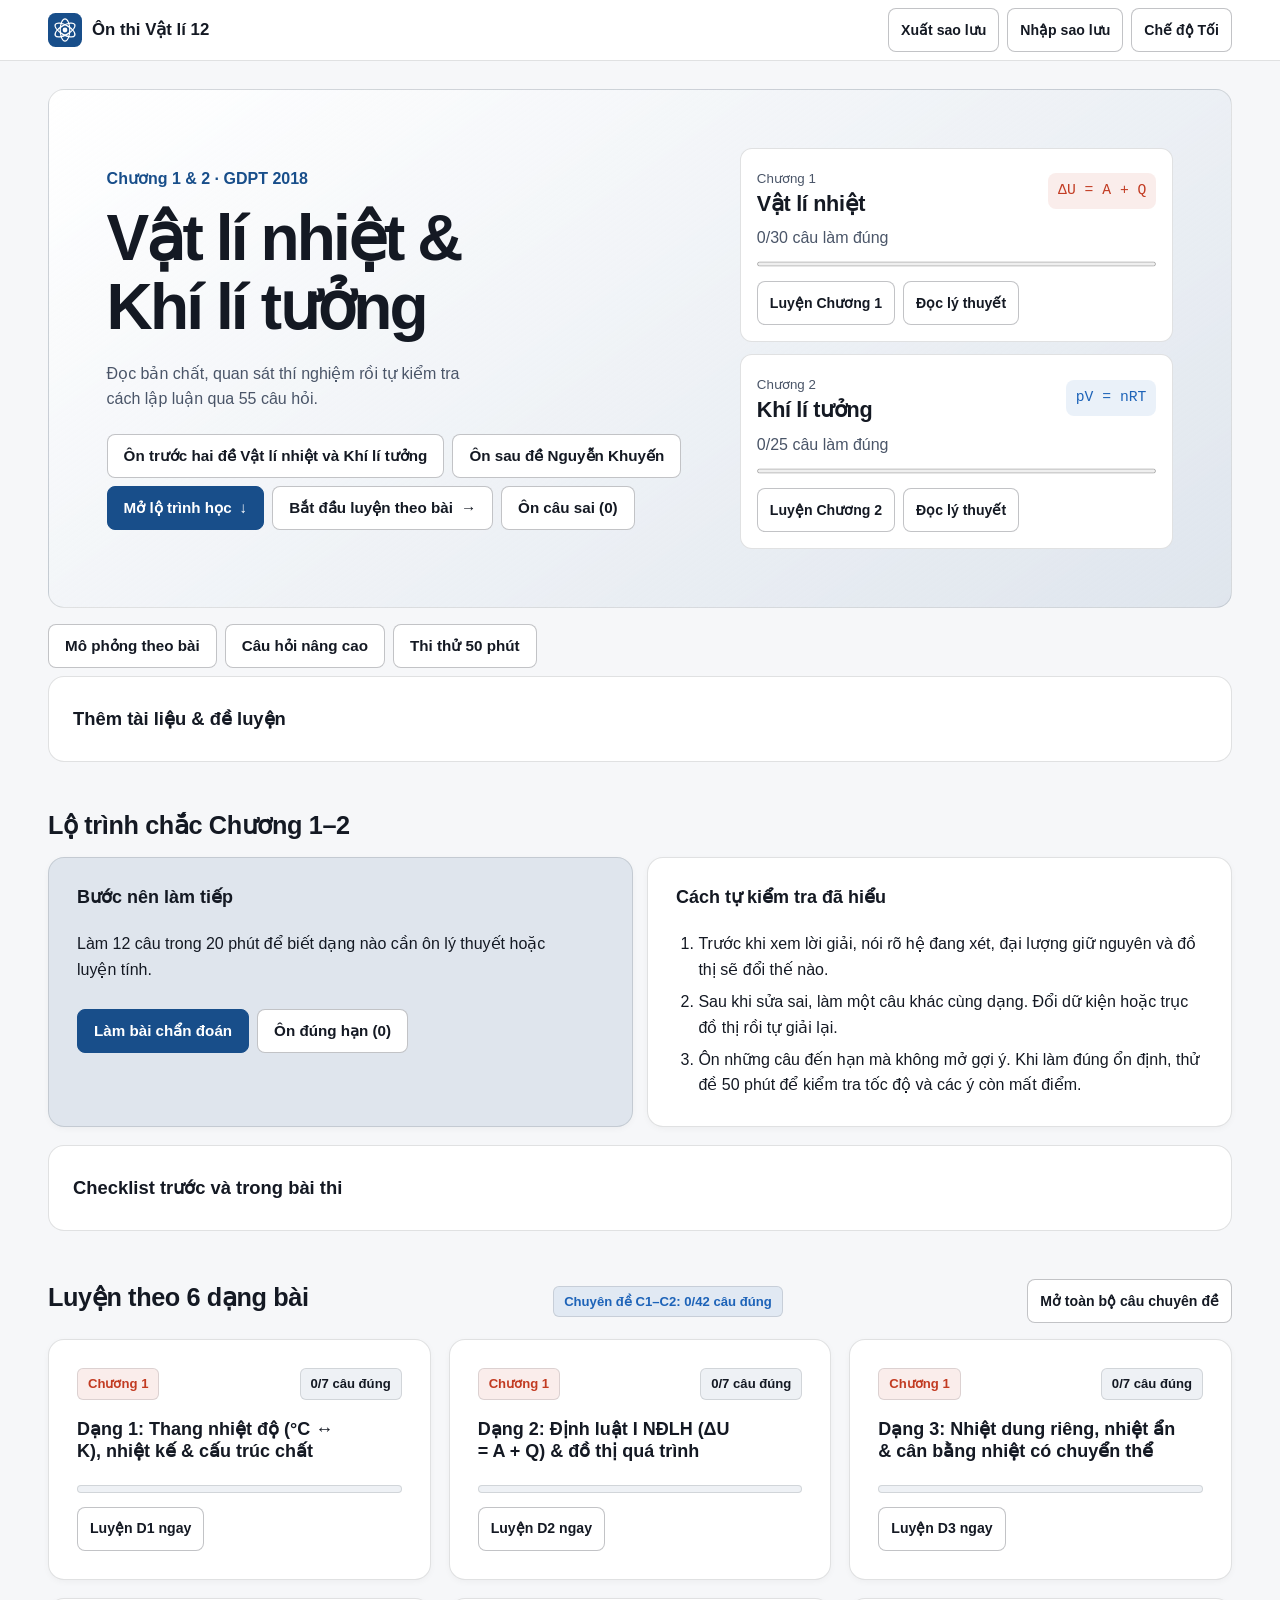
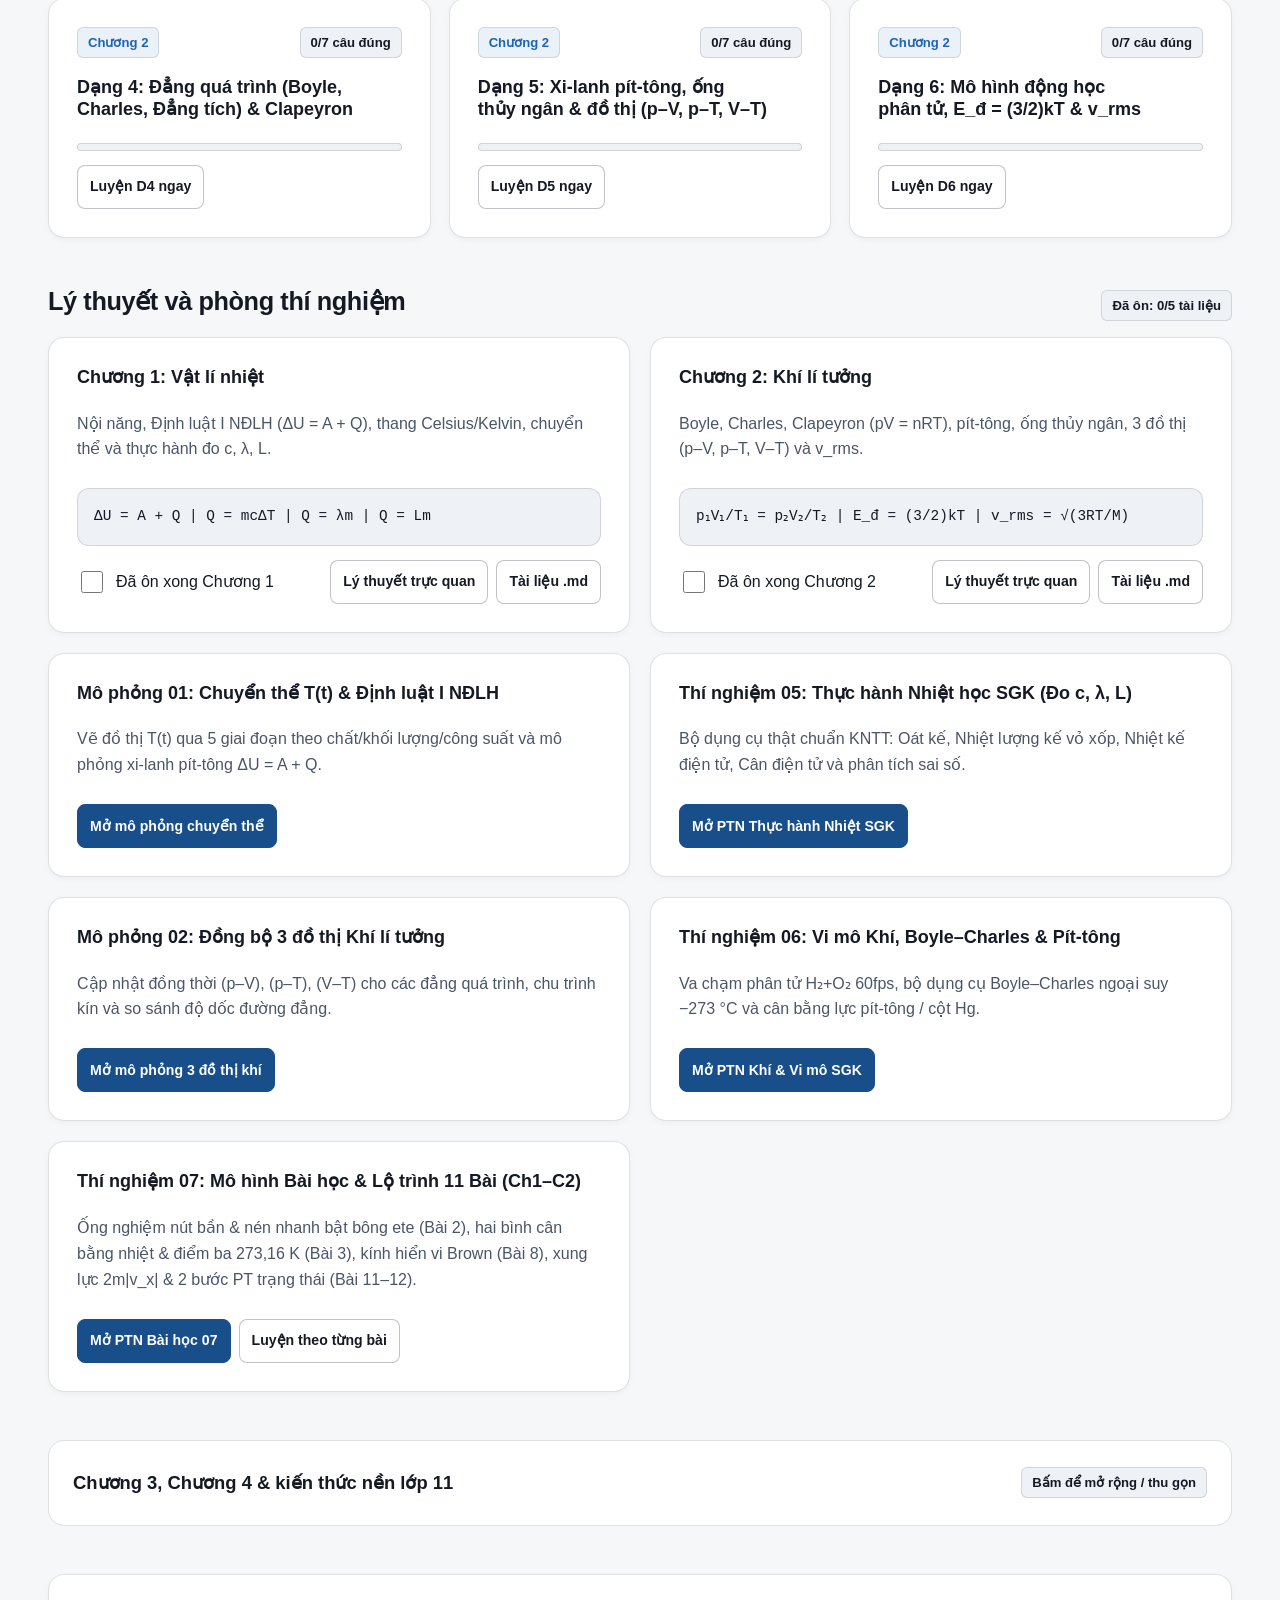
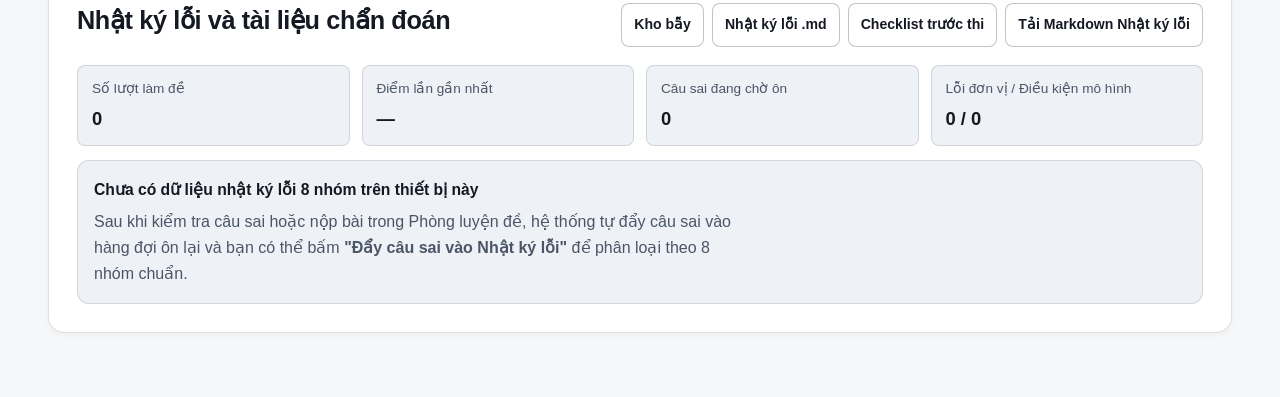
<file: index.html>
<!DOCTYPE html>
<html lang="vi">
<head>
  <meta charset="UTF-8">
  <meta name="viewport" content="width=device-width, initial-scale=1.0">
  <title>Hệ sinh thái ôn thi Vật lí 12 — GDPT 2018 (Ngoại tuyến)</title>
  <meta name="theme-color" content="#184E8A">
  <link rel="manifest" href="./manifest.json">
  <link rel="icon" type="image/svg+xml" href="./assets/icon.svg">
  <link rel="stylesheet" href="./assets/style.css">
</head>
<body class="study-home">
  <header class="topbar">
    <div class="wrap topbar-inner">
      <a href="./index.html" class="brand-link"><img src="./assets/icon.svg" width="34" height="34" alt=""> Ôn thi Vật lí 12</a>
      <div class="topbar-actions">
        <button type="button" id="ly-export-json" class="btn btn-sm">Xuất sao lưu</button>
        <button type="button" id="ly-import-trigger" class="btn btn-sm">Nhập sao lưu</button>
        <input type="file" id="ly-import-json" accept="application/json,.json" hidden>
        <button type="button" id="ly-theme-toggle" class="btn btn-sm">Chế độ Tối</button>
      </div>
    </div>
  </header>

  <main class="wrap page-main">
    <section class="study-hero" aria-labelledby="study-title">
      <div class="study-intro">
        <p class="study-kicker">Chương 1 &amp; 2 · GDPT 2018</p>
        <h1 id="study-title">Vật lí nhiệt &amp;<br>Khí lí tưởng</h1>
        <p>Đọc bản chất, quan sát thí nghiệm rồi tự kiểm tra cách lập luận qua 55 câu hỏi.</p>
        <div class="btn-group">
          <a class="btn" href="./ly_thuyet/on_hai_de.html">Ôn trước hai đề Vật lí nhiệt và Khí lí tưởng</a>
          <a class="btn" href="./ly_thuyet/on_hai_de.html#on-sau-de-nguyen-khuyen">Ôn sau đề Nguyễn Khuyến</a>
          <a href="#study-plan-title" class="btn btn-primary">Mở lộ trình học <span aria-hidden="true">↓</span></a>
          <a href="./luyen_tap/phong_thi_thptqg.html?mode=ly_thuyet_tn" class="btn"><span id="study-start">Bắt đầu luyện theo bài</span> <span aria-hidden="true">→</span></a>
          <a href="./luyen_tap/phong_thi_thptqg.html?mode=on_cau_sai" id="btn-retry-wrong" class="btn">Ôn câu sai (0)</a>
        </div>
      </div>
      <div class="study-chapters">
        <article class="study-chapter study-chapter-heat">
          <div class="study-chapter-head">
            <div>
              <small>Chương 1</small>
              <h2>Vật lí nhiệt</h2>
            </div>
            <span class="study-formula mono">ΔU = A + Q</span>
          </div>
          <label for="study-progress-1" id="study-count-1">0/30 câu làm đúng</label>
          <progress id="study-progress-1" value="0" max="30"></progress>
          <div class="btn-group">
            <a href="./luyen_tap/phong_thi_thptqg.html?mode=ly_thuyet_tn&amp;bai=c1" class="btn btn-sm">Luyện Chương 1</a>
            <a href="./ly_thuyet/ch1_ch2_truc_quan.html#cd-1" class="btn btn-sm">Đọc lý thuyết</a>
          </div>
        </article>
        <article class="study-chapter study-chapter-gas">
          <div class="study-chapter-head">
            <div>
              <small>Chương 2</small>
              <h2>Khí lí tưởng</h2>
            </div>
            <span class="study-formula mono">pV = nRT</span>
          </div>
          <label for="study-progress-2" id="study-count-2">0/25 câu làm đúng</label>
          <progress id="study-progress-2" value="0" max="25"></progress>
          <div class="btn-group">
            <a href="./luyen_tap/phong_thi_thptqg.html?mode=ly_thuyet_tn&amp;bai=c2" class="btn btn-sm">Luyện Chương 2</a>
            <a href="./ly_thuyet/ch1_ch2_truc_quan.html#cd-5" class="btn btn-sm">Đọc lý thuyết</a>
          </div>
        </article>
      </div>
    </section>

    <nav class="study-quick" aria-label="Mở nhanh">
      <a class="btn" href="./mo_phong/07_mo_hinh_thi_nghiem_bai_hoc.html">Mô phỏng theo bài</a>
      <a class="btn" href="./luyen_tap/phong_thi_thptqg.html?mode=ly_thuyet_tn&amp;loai=bo_sung">Câu hỏi nâng cao</a>
      <a class="btn" href="./luyen_tap/phong_thi_thptqg.html?mode=exam50">Thi thử 50 phút</a>
      <details class="stage-details study-more">
        <summary class="stage-summary">Thêm tài liệu &amp; đề luyện</summary>
        <div class="stage-details-body btn-group">
          <a href="./luyen_tap/phong_thi_thptqg.html?mode=nguon_that" class="btn btn-sm">Kho đề nguồn thật</a>
          <a href="./luyen_tap/phong_thi_thptqg.html?mode=nguon_that&amp;nguon=hay_kho_vdc" class="btn btn-sm">Tuyển tập hay &amp; khó</a>
          <a href="./luyen_tap/phong_thi_thptqg.html?mode=nguon_that&amp;nguon=de_tinh_hot" class="btn btn-sm">Đề Sở &amp; trường chuyên</a>
          <a href="./luyen_tap/phong_thi_thptqg.html?mode=bay_ds_tln" class="btn btn-sm">Bẫy Đúng/Sai &amp; Trả lời ngắn</a>
          <a href="./tra_cuu/hang_so_va_doi_don_vi.html" class="btn btn-sm">Hằng số &amp; đổi đơn vị</a>
          <button type="button" class="btn btn-sm doc-open-btn" data-doc="kho_bay">Đọc kho bẫy Đúng/Sai</button>
        </div>
      </details>
    </nav>

    <section class="section-block" aria-labelledby="study-plan-title">
      <div class="section-head">
        <h2 id="study-plan-title">Lộ trình chắc Chương 1–2</h2>
      </div>
      <div class="study-plan">
        <article class="card study-plan-next">
          <h3>Bước nên làm tiếp</h3>
          <p id="study-plan-status">Làm 12 câu trong 20 phút để biết dạng nào cần ôn lý thuyết hoặc luyện tính.</p>
          <div class="btn-group">
            <a id="study-plan-action" class="btn btn-primary" href="./luyen_tap/phong_thi_thptqg.html?mode=chan_doan">Làm bài chẩn đoán</a>
            <a id="study-plan-review" class="btn" href="./luyen_tap/phong_thi_thptqg.html?mode=on_dinh_ky">Ôn đúng hạn</a>
          </div>
          <p id="study-plan-next-date" class="muted" hidden></p>
        </article>
        <article class="card study-plan-method">
          <h3>Cách tự kiểm tra đã hiểu</h3>
          <ol>
            <li>Trước khi xem lời giải, nói rõ hệ đang xét, đại lượng giữ nguyên và đồ thị sẽ đổi thế nào.</li>
            <li>Sau khi sửa sai, làm một câu khác cùng dạng. Đổi dữ kiện hoặc trục đồ thị rồi tự giải lại.</li>
            <li>Ôn những câu đến hạn mà không mở gợi ý. Khi làm đúng ổn định, thử đề 50 phút để kiểm tra tốc độ và các ý còn mất điểm.</li>
          </ol>
        </article>
      </div>
      <div id="diagnostic-results" hidden>
        <div class="section-head">
          <h3>Kết quả chẩn đoán gần nhất</h3>
          <a href="./luyen_tap/phong_thi_thptqg.html?mode=chan_doan" class="btn btn-sm">Làm lại chẩn đoán</a>
        </div>
        <p id="diagnostic-score" class="muted"></p>
        <div id="diagnostic-topics" class="grid-3"></div>
      </div>
      <details class="stage-details study-exam-checklist">
        <summary class="stage-summary">Checklist trước và trong bài thi</summary>
        <div class="stage-details-body">
          <ul>
            <li><strong>Chọn hệ và điều kiện.</strong> Khí có rò không? Nhiệt độ, áp suất hoặc thể tích có được giữ cố định không? Mẫu đã chuyển thể xong chưa?</li>
            <li><strong>Kiểm tra dấu và đơn vị.</strong> T tuyệt đối dùng K, p trong phương trình trạng thái là áp suất tuyệt đối, 1 kPa·L = 1 J. Khí giãn nở thực hiện công thì A &lt; 0.</li>
            <li><strong>Đọc trục trước khi đọc đường.</strong> Phân biệt p–V với p–1/V, °C với K. Chỉ dùng diện tích dưới đường p–V để tính công khi điều kiện phù hợp.</li>
            <li><strong>Chừa thời gian soát.</strong> Làm vòng đầu các câu chắc, đánh dấu câu còn vướng. Quay lại kiểm tra đủ 4 ý Đúng/Sai, dấu và tối đa 4 ký tự của đáp án ngắn.</li>
          </ul>
          <a href="./luyen_tap/phong_thi_thptqg.html?mode=exam50" class="btn btn-sm">Mở đề thi thử 50 phút</a>
        </div>
      </details>
    </section>

    <!-- Lưới 6 Dạng bài tập C1-C2 với thanh tiến độ localStorage -->
    <section class="section-block">
      <div class="section-head">
        <h2>Luyện theo 6 dạng bài</h2>
        <span id="c12-overall-badge" class="tag tag-cold">Chuyên đề C1–C2: 0/42 câu đúng</span>
        <a href="./luyen_tap/phong_thi_thptqg.html?mode=chuyen_de" class="btn btn-sm">Mở toàn bộ câu chuyên đề</a>
      </div>

      <div id="c12-dang-grid" class="grid-3"></div>
    </section>

    <!-- Lý thuyết chuẩn hóa & 4 Phòng Thí nghiệm Canvas Chương 1-2 -->
    <section class="section-block">
      <div class="section-head">
        <h2>Lý thuyết và phòng thí nghiệm</h2>
        <span id="kb-progress-text" class="tag">Đã ôn: 0/5 tài liệu</span>
      </div>

      <div class="grid-2">
        <article class="card">
          <h3>Chương 1: Vật lí nhiệt</h3>
          <p class="muted">Nội năng, Định luật I NĐLH (ΔU = A + Q), thang Celsius/Kelvin, chuyển thể và thực hành đo c, λ, L.</p>
          <div class="panel-alt mono" style="font-size: 0.9rem;">ΔU = A + Q | Q = mcΔT | Q = λm | Q = Lm</div>
          <div style="display: flex; flex-wrap: wrap; align-items: center; justify-content: space-between; gap: 10px; margin-top: auto;">
            <label class="check-row"><input type="checkbox" class="kb-chk" data-kb="c1"><span>Đã ôn xong Chương 1</span></label>
            <div class="btn-group">
              <a href="./ly_thuyet/ch1_ch2_truc_quan.html#cd-1" class="btn btn-sm">Lý thuyết trực quan</a>
              <button type="button" class="btn btn-sm doc-open-btn" data-doc="kb_01">Tài liệu .md</button>
            </div>
          </div>
        </article>

        <article class="card">
          <h3>Chương 2: Khí lí tưởng</h3>
          <p class="muted">Boyle, Charles, Clapeyron (pV = nRT), pít-tông, ống thủy ngân, 3 đồ thị (p–V, p–T, V–T) và v_rms.</p>
          <div class="panel-alt mono" style="font-size: 0.9rem;">p₁V₁/T₁ = p₂V₂/T₂ | E_đ = (3/2)kT | v_rms = √(3RT/M)</div>
          <div style="display: flex; flex-wrap: wrap; align-items: center; justify-content: space-between; gap: 10px; margin-top: auto;">
            <label class="check-row"><input type="checkbox" class="kb-chk" data-kb="c2"><span>Đã ôn xong Chương 2</span></label>
            <div class="btn-group">
              <a href="./ly_thuyet/ch1_ch2_truc_quan.html#cd-5" class="btn btn-sm">Lý thuyết trực quan</a>
              <button type="button" class="btn btn-sm doc-open-btn" data-doc="kb_02">Tài liệu .md</button>
            </div>
          </div>
        </article>

        <article class="card card-link-interactive">
          <h3>Mô phỏng 01: Chuyển thể T(t) &amp; Định luật I NĐLH</h3>
          <p class="muted">Vẽ đồ thị T(t) qua 5 giai đoạn theo chất/khối lượng/công suất và mô phỏng xi-lanh pít-tông ΔU = A + Q.</p>
          <div style="margin-top: auto;">
            <a href="./mo_phong/01_chuyen_the_va_nhiet_dong.html" class="btn btn-primary btn-sm">Mở mô phỏng chuyển thể</a>
          </div>
        </article>

        <article class="card card-link-interactive">
          <h3>Thí nghiệm 05: Thực hành Nhiệt học SGK (Đo c, λ, L)</h3>
          <p class="muted">Bộ dụng cụ thật chuẩn KNTT: Oát kế, Nhiệt lượng kế vỏ xốp, Nhiệt kế điện tử, Cân điện tử và phân tích sai số.</p>
          <div style="margin-top: auto;">
            <a href="./mo_phong/05_thuc_hanh_nhiet_sgk.html" class="btn btn-primary btn-sm">Mở PTN Thực hành Nhiệt SGK</a>
          </div>
        </article>

        <article class="card card-link-interactive">
          <h3>Mô phỏng 02: Đồng bộ 3 đồ thị Khí lí tưởng</h3>
          <p class="muted">Cập nhật đồng thời (p–V), (p–T), (V–T) cho các đẳng quá trình, chu trình kín và so sánh độ dốc đường đẳng.</p>
          <div style="margin-top: auto;">
            <a href="./mo_phong/02_do_thi_khi_li_tuong.html" class="btn btn-primary btn-sm">Mở mô phỏng 3 đồ thị khí</a>
          </div>
        </article>

        <article class="card card-link-interactive">
          <h3>Thí nghiệm 06: Vi mô Khí, Boyle–Charles &amp; Pít-tông</h3>
          <p class="muted">Va chạm phân tử H₂+O₂ 60fps, bộ dụng cụ Boyle–Charles ngoại suy −273 °C và cân bằng lực pít-tông / cột Hg.</p>
          <div style="margin-top: auto;">
            <a href="./mo_phong/06_thuc_hanh_khi_va_dong_hoc.html" class="btn btn-primary btn-sm">Mở PTN Khí &amp; Vi mô SGK</a>
          </div>
        </article>

        <article class="card card-link-interactive">
          <h3>Thí nghiệm 07: Mô hình Bài học &amp; Lộ trình 11 Bài (Ch1–C2)</h3>
          <p class="muted">Ống nghiệm nút bần &amp; nén nhanh bật bông ete (Bài 2), hai bình cân bằng nhiệt &amp; điểm ba 273,16 K (Bài 3), kính hiển vi Brown (Bài 8), xung lực 2m|v_x| &amp; 2 bước PT trạng thái (Bài 11–12).</p>
          <div class="btn-group" style="margin-top: auto;">
            <a href="./mo_phong/07_mo_hinh_thi_nghiem_bai_hoc.html" class="btn btn-primary btn-sm">Mở PTN Bài học 07</a>
            <a href="./luyen_tap/phong_thi_thptqg.html?mode=ly_thuyet_tn" class="btn btn-sm">Luyện theo từng bài</a>
          </div>
        </article>
      </div>
    </section>

    <!-- Giai đoạn sau (Chương 3 & Chương 4 thu gọn/mở rộng) -->
    <section class="section-block">
      <details class="stage-details" id="stage-later-details">
        <summary class="stage-summary">
          <span>Chương 3, Chương 4 &amp; kiến thức nền lớp 11</span>
          <span class="tag">Bấm để mở rộng / thu gọn</span>
        </summary>

        <div class="stage-details-body">
          <div class="grid-2">
            <article class="card">
              <h3>Chương 3: Từ trường</h3>
              <p class="muted">Lực từ (F = BIL sinθ), từ thông Φ = NBScosα, định luật Lenz/Faraday, dòng xoay chiều và sóng điện từ.</p>
              <div class="panel-alt mono" style="font-size: 0.9rem;">Φ = NBScosα | e = −ΔΦ/Δt | E = E₀/√2</div>
              <div style="display: flex; flex-wrap: wrap; align-items: center; justify-content: space-between; gap: 10px;">
                <label class="check-row"><input type="checkbox" class="kb-chk" data-kb="c3"><span>Đã ôn xong Chương 3</span></label>
                <button type="button" class="btn btn-sm doc-open-btn" data-doc="kb_03">Mở tài liệu Chương 3</button>
              </div>
            </article>

            <article class="card">
              <h3>Chương 4: Vật lí hạt nhân</h3>
              <p class="muted">Độ hụt khối, năng lượng liên kết riêng, phản ứng phân hạch/nhiệt hạch, định luật phóng xạ và độ phóng xạ Bq.</p>
              <div class="panel-alt mono" style="font-size: 0.9rem;">N(t) = N₀·2^(-t/T) | H = λN | m_con = (A_con/A_mẹ)Δm_mẹ</div>
              <div style="display: flex; flex-wrap: wrap; align-items: center; justify-content: space-between; gap: 10px;">
                <label class="check-row"><input type="checkbox" class="kb-chk" data-kb="c4"><span>Đã ôn xong Chương 4</span></label>
                <button type="button" class="btn btn-sm doc-open-btn" data-doc="kb_04">Mở tài liệu Chương 4</button>
              </div>
            </article>
          </div>

          <div class="card" style="flex-direction: row; flex-wrap: wrap; align-items: center; justify-content: space-between;">
            <div>
              <h3>Kiến thức nền lớp 11 (Dao động, Sóng, Điện học)</h3>
              <p class="muted">Khung 6 lớp sẵn sàng cho 4 chuyên đề lớp 11 thường liên hệ trong đề THPTQG.</p>
            </div>
            <div style="display: flex; flex-wrap: wrap; align-items: center; gap: 14px;">
              <label class="check-row"><input type="checkbox" class="kb-chk" data-kb="l11"><span>Đã rà soát nền 11</span></label>
              <button type="button" class="btn btn-sm doc-open-btn" data-doc="kb_00">Mở tài liệu lớp 11</button>
            </div>
          </div>

          <div id="sim-grid" class="grid-2">
            <article class="card card-link-interactive">
              <h3>Mô phỏng 03: Cảm ứng điện từ &amp; Dòng xoay chiều</h3>
              <p class="muted">Khung dây quay trong từ trường đều, xác định chiều dòng Lenz và quan sát Φ(t) vuông pha với e(t).</p>
              <div style="margin-top: auto;">
                <a href="./mo_phong/03_cam_ung_dien_tu_ac.html" class="btn btn-primary btn-sm">Mở mô phỏng cảm ứng AC</a>
              </div>
            </article>

            <article class="card card-link-interactive">
              <h3>Mô phỏng 04: Đường cong phân rã &amp; Độ phóng xạ</h3>
              <p class="muted">Vẽ đồng thời N(t) và hạt nhân con ΔN(t), đánh dấu giao điểm t = T, lưới 100 hạt và độ phóng xạ H(t).</p>
              <div style="margin-top: auto;">
                <a href="./mo_phong/04_phong_xa_hat_nhan.html" class="btn btn-primary btn-sm">Mở mô phỏng phóng xạ</a>
              </div>
            </article>
            <!-- Thêm thẻ mô phỏng mới tại đây khi gọi /ly-mophong -->
          </div>

          <div class="card" style="flex-direction: row; flex-wrap: wrap; align-items: center; justify-content: space-between;">
            <div>
              <h3>Đề mẫu tổng hợp đủ 4 chương (Ch1–Ch4)</h3>
              <p class="muted">Kiểm tra chéo đầy đủ cả Từ trường và Vật lí hạt nhân trên cùng phòng thi chuẩn GDPT 2018.</p>
            </div>
            <a href="./luyen_tap/phong_thi_thptqg.html?mode=de_mau" class="btn btn-sm">Mở Đề mẫu 4 chương</a>
          </div>
        </div>
      </details>
    </section>

    <!-- Tài liệu chẩn đoán & Thống kê lỗi sai từ localStorage -->
    <section class="section-block">
      <div class="card">
        <div class="section-head" style="margin-bottom: 4px;">
          <h2>Nhật ký lỗi và tài liệu chẩn đoán</h2>
          <div class="btn-group">
            <button type="button" class="btn btn-sm doc-open-btn" data-doc="kho_bay">Kho bẫy</button>
            <button type="button" class="btn btn-sm doc-open-btn" data-doc="nhat_ky">Nhật ký lỗi .md</button>
            <button type="button" class="btn btn-sm doc-open-btn" data-doc="checklist">Checklist trước thi</button>
            <button type="button" id="dash-export-md" class="btn btn-sm">Tải Markdown Nhật ký lỗi</button>
          </div>
        </div>

        <div class="stat-grid">
          <div class="stat-item">
            <div class="stat-label">Số lượt làm đề</div>
            <div id="dash-exam-count" class="stat-value">0</div>
          </div>
          <div class="stat-item">
            <div class="stat-label">Điểm lần gần nhất</div>
            <div id="dash-latest-score" class="stat-value">—</div>
          </div>
          <div class="stat-item">
            <div class="stat-label">Câu sai đang chờ ôn</div>
            <div id="dash-wrong-queue-count" class="stat-value">0</div>
          </div>
          <div class="stat-item">
            <div class="stat-label">Lỗi đơn vị / Điều kiện mô hình</div>
            <div id="dash-subtag-count" class="stat-value">0 / 0</div>
          </div>
        </div>

        <div id="dash-repeated-box" class="notice notice-warn" hidden>
          <div class="notice-title">Cảnh báo lỗi lặp lại (&ge; 2 lần — cần vá ngay)</div>
          <ul id="dash-repeated-list" class="clean-list"></ul>
        </div>

        <div id="dash-empty-box" class="panel-alt">
          <div class="notice-title">Chưa có dữ liệu nhật ký lỗi 8 nhóm trên thiết bị này</div>
          <p class="muted">Sau khi kiểm tra câu sai hoặc nộp bài trong Phòng luyện đề, hệ thống tự đẩy câu sai vào hàng đợi ôn lại và bạn có thể bấm <strong>"Đẩy câu sai vào Nhật ký lỗi"</strong> để phân loại theo 8 nhóm chuẩn.</p>
        </div>

        <div id="dash-breakdown-wrap" hidden>
          <h3>Phân bố 8 nhóm lỗi chẩn đoán (<span id="dash-err-count">0</span> lỗi đã phân loại)</h3>
          <div id="dash-group-grid" class="grid-4" style="margin-top: 10px;"></div>

          <h3 style="margin-top: 20px;">Các lỗi vừa ghi nhận gần đây</h3>
          <div class="table-wrap" style="margin-top: 8px;">
            <table>
              <thead>
                <tr>
                  <th>Ngày</th>
                  <th>Chương</th>
                  <th>Câu hỏi</th>
                  <th>Nhóm lỗi</th>
                  <th>Thẻ phụ Lý</th>
                  <th>Ghi chú</th>
                  <th>Thao tác</th>
                </tr>
              </thead>
              <tbody id="dash-recent-tbody"></tbody>
            </table>
          </div>
        </div>
      </div>
    </section>
  </main>

  <!-- Modal Trình đọc tài liệu ngoại tuyến -->
  <div id="doc-viewer-modal" class="doc-modal-backdrop" hidden role="dialog" aria-modal="true" aria-labelledby="doc-modal-title">
    <div class="doc-modal-card">
      <div class="doc-modal-head">
        <div>
          <h3 id="doc-modal-title" style="margin: 0;">Tài liệu học tập</h3>
          <div id="doc-path-label" class="muted mono" style="font-size: 0.85rem;"></div>
        </div>
        <div class="doc-modal-controls">
          <select id="doc-nav-select" class="doc-nav-select" aria-label="Chuyển tài liệu nhanh"></select>
          <button type="button" id="doc-download-btn" class="btn btn-sm">Tải tệp .md gốc</button>
          <button type="button" id="doc-modal-close" class="btn btn-primary btn-sm">Đóng</button>
        </div>
      </div>
      <div id="doc-modal-body" class="doc-modal-body">
        <div id="doc-modal-content"></div>
      </div>
    </div>
  </div>

  <script src="./assets/common.js"></script>
  <script src="./assets/docs_data.js"></script>
  <script src="./luyen_tap/data_chuyen_de_c1_c2.js"></script>
  <script src="./luyen_tap/data_de_thi_c1_c2.js"></script>
  <script src="./luyen_tap/data_ly_thuyet_tn_c1_c2.js"></script>
  <script src="./luyen_tap/data_bay_ly_thuyet_c1_c2.js"></script>
  <script>
    (function () {
      'use strict';
      var C = window.LY_COMMON;
      var DOCS = window.LY_DOCS || {};
      var CD_BANK = window.LY_CHUYEN_DE_C1_C2 || { questions: [] };

      var docModal = document.getElementById('doc-viewer-modal');
      var docTitle = document.getElementById('doc-modal-title');
      var docPathLabel = document.getElementById('doc-path-label');
      var docNavSelect = document.getElementById('doc-nav-select');
      var docBody = document.getElementById('doc-modal-body');
      var docContent = document.getElementById('doc-modal-content');
      var docDownloadBtn = document.getElementById('doc-download-btn');
      var docCloseBtn = document.getElementById('doc-modal-close');
      var currentDocId = null;

      Object.keys(DOCS).forEach(function (id) {
        var opt = document.createElement('option');
        opt.value = id;
        opt.textContent = DOCS[id].title;
        docNavSelect.appendChild(opt);
      });

      function openDocModal(docId) {
        var doc = DOCS[docId];
        if (!doc) return;
        currentDocId = docId;
        docTitle.textContent = doc.title;
        docPathLabel.textContent = doc.path;
        docNavSelect.value = docId;

        var html = C.renderMarkdownOffline(doc.content);

        if (docId === 'nhat_ky') {
          var stats = C.getErrorStats();
          if (stats.totalLogs > 0) {
            html += '<hr class="doc-hr"><h2>Dữ liệu lỗi vừa lưu trên trình duyệt (localStorage)</h2>' +
              C.renderMarkdownOffline(C.generateErrorLogMarkdown());
          }
          var wq = C.getWrongQueue();
          if (wq.length > 0) {
            html += '<hr class="doc-hr"><h2>Câu sai đang chờ ôn lại (localStorage)</h2>' +
              C.renderMarkdownOffline(C.generateWrongQueueMarkdown());
          }
        } else if (docId === 'checklist') {
          var stCheck = C.getErrorStats();
          if (stCheck.repeated.length > 0) {
            var warnHtml = '<div class="notice notice-warn" style="margin-bottom: 16px;">' +
              '<div class="notice-title">Cảnh báo lỗi cá nhân lặp lại (&ge; 2 lần từ localStorage)</div>' +
              '<ul class="clean-list">' +
              stCheck.repeated.map(function (item) {
                var ch = C.CHAPTER_NAMES[item.chapter] || ('Chương ' + item.chapter);
                var subStr = item.subtags.length ? ' [' + item.subtags.join(', ') + ']' : '';
                return '<li><strong>' + ch + ' — ' + item.group + subStr + '</strong> (lặp ' + item.count + ' lần): ' + item.latestNote + '</li>';
              }).join('') +
              '</ul></div>';
            html = warnHtml + html;
          }
        }

        docContent.innerHTML = html;
        docModal.hidden = false;
        docBody.scrollTop = 0;
      }

      function closeDocModal() {
        docModal.hidden = true;
      }

      document.querySelectorAll('.doc-open-btn').forEach(function (btn) {
        btn.addEventListener('click', function () {
          openDocModal(btn.getAttribute('data-doc'));
        });
      });

      docNavSelect.addEventListener('change', function () {
        openDocModal(docNavSelect.value);
      });

      docCloseBtn.addEventListener('click', closeDocModal);
      docModal.addEventListener('click', function (e) {
        if (e.target === docModal) closeDocModal();
      });
      document.addEventListener('keydown', function (e) {
        if (e.key === 'Escape' && !docModal.hidden) closeDocModal();
      });

      docDownloadBtn.addEventListener('click', function () {
        var doc = DOCS[currentDocId];
        if (!doc) return;
        var blob = new Blob([doc.content], { type: 'text/markdown;charset=utf-8' });
        var url = URL.createObjectURL(blob);
        var a = document.createElement('a');
        a.href = url;
        a.download = doc.path.split('/').pop();
        document.body.appendChild(a);
        a.click();
        document.body.removeChild(a);
        setTimeout(function () { URL.revokeObjectURL(url); }, 1000);
      });

      function renderC12ProgressGrid() {
        var grid = document.getElementById('c12-dang-grid');
        var solvedMap = C.getSolvedMap();
        var wrongQueue = C.getWrongQueue();
        var wrongIds = new Set(wrongQueue.map(function (q) { return q.id; }));
        var cdQuestions = CD_BANK.questions || [];

        var totalCdSolved = 0;
        var totalCdCount = cdQuestions.length;

        grid.innerHTML = '';
        C.DANG_BAI_LIST.forEach(function (d) {
          var qsInDang = cdQuestions.filter(function (q) { return q.dang_bai === d.id; });
          var doneInDang = qsInDang.filter(function (q) { return Boolean(solvedMap[q.id] && !wrongIds.has(q.id)); }).length;
          totalCdSolved += doneInDang;
          var pct = qsInDang.length > 0 ? Math.round((doneInDang / qsInDang.length) * 100) : 0;

          var card = document.createElement('article');
          card.className = 'card';

          var topRow = document.createElement('div');
          topRow.style.display = 'flex';
          topRow.style.justifyContent = 'space-between';
          topRow.style.alignItems = 'center';
          topRow.style.gap = '8px';

          var tagCh = document.createElement('span');
          tagCh.className = 'tag ' + (d.chuong === '1' ? 'tag-warm' : 'tag-cold');
          tagCh.textContent = d.chuong === '1' ? 'Chương 1' : 'Chương 2';

          var tagProg = document.createElement('span');
          tagProg.className = 'tag num';
          tagProg.textContent = doneInDang + '/' + qsInDang.length + ' câu đúng';

          topRow.appendChild(tagCh);
          topRow.appendChild(tagProg);
          card.appendChild(topRow);

          var h3 = document.createElement('h3');
          h3.style.marginTop = '4px';
          h3.textContent = d.ten;
          card.appendChild(h3);

          var track = document.createElement('div');
          track.className = 'progress-track';
          var fill = document.createElement('div');
          fill.className = 'progress-fill';
          fill.style.width = pct + '%';
          track.appendChild(fill);
          card.appendChild(track);

          var act = document.createElement('div');
          act.style.marginTop = 'auto';
          act.innerHTML = '<a href="./luyen_tap/phong_thi_thptqg.html?mode=chuyen_de&dang=' + d.id + '" class="btn btn-sm">Luyện ' + d.id + ' ngay</a>';
          card.appendChild(act);

          grid.appendChild(card);
        });

        document.getElementById('c12-overall-badge').textContent = 'Chuyên đề C1–C2: ' + totalCdSolved + '/' + totalCdCount + ' câu đúng';
        var wrongBtn = document.getElementById('btn-retry-wrong');
        wrongBtn.textContent = 'Ôn câu sai (' + wrongQueue.length + ')';
        document.getElementById('dash-wrong-queue-count').textContent = String(wrongQueue.length);
      }

      function renderStudyPlan(store) {
        var room = './luyen_tap/phong_thi_thptqg.html?mode=';
        var exams = store.examHistory;
        var diagnostic = exams.find(function (result) {
          return result && result.filter === 'chan_doan_c1_c2' && result.studyTopics;
        });
        var now = Date.now();
        var dueCount = C.getDueReviews(store, now).length;
        var nextDue = Object.values(store.reviewSchedule).reduce(function (earliest, item) {
          return Math.min(earliest, item.dueAt);
        }, Infinity);

        var review = document.getElementById('study-plan-review');
        review.hidden = dueCount > 0;
        review.textContent = 'Ôn đúng hạn (' + dueCount + ')';
        var nextDate = document.getElementById('study-plan-next-date');
        nextDate.hidden = dueCount > 0 || !Number.isFinite(nextDue);
        if (!nextDate.hidden) {
          var date = new Date(nextDue);
          nextDate.textContent = 'Lần ôn gần nhất sắp tới: ' + date.toLocaleString('vi-VN', {
            day: '2-digit', month: '2-digit', hour: '2-digit', minute: '2-digit'
          }) + '.';
        }

        var results = document.getElementById('diagnostic-results');
        results.hidden = !diagnostic;
        var weakest = null;
        var hasOpenErrors = Object.values(store.wrongQueue).some(function (q) {
          return q && C.DANG_BAI_LIST.some(function (topic) {
            return q.dang_bai === topic.id && q.chuong === topic.chuong;
          });
        });
        if (diagnostic) {
          var score = document.getElementById('diagnostic-score');
          score.textContent = C.fmt(diagnostic.totalScore, 2) + '/' + C.fmt(diagnostic.maxScore, 2) +
            ' điểm. Mỗi dạng được kiểm tra bằng hai câu.';
          var grid = document.getElementById('diagnostic-topics');
          grid.textContent = '';
          C.DANG_BAI_LIST.forEach(function (topic) {
            var stats = diagnostic.studyTopics[topic.id];
            if (!stats) return;
            if (stats.exactCount < 2 && (!weakest || stats.exactCount < weakest.score)) {
              var questions = CD_BANK.questions.filter(function (q) {
                return q.dang_bai === topic.id;
              });
              if (questions.some(function (q) {
                return !store.solvedCorrect[q.id] || store.wrongQueue[q.id];
              })) {
                weakest = { id: topic.id, score: stats.exactCount };
              }
            }
            var card = document.createElement('article');
            card.className = 'card';
            var title = document.createElement('h4');
            title.textContent = topic.ten;
            var status = document.createElement('p');
            status.className = 'muted';
            status.textContent = 'Lý thuyết: ' + (stats.theoryCorrect ? 'đúng' : 'cần xem lại') +
              ' · Bài tính: ' + (stats.exerciseCorrect ? 'đúng' : 'cần luyện thêm');
            var link = document.createElement('a');
            link.className = 'btn btn-sm';
            link.textContent = 'Luyện dạng ' + topic.id.slice(1);
            link.href = room + 'chuyen_de&dang=' + topic.id;
            var links = document.createElement('div');
            links.className = 'btn-group';
            if (!stats.theoryCorrect) {
              var theory = document.createElement('a');
              theory.className = 'btn btn-sm';
              theory.textContent = 'Ôn lý thuyết';
              theory.href = room + 'ly_thuyet_tn&dang=' + topic.id;
              links.appendChild(theory);
            }
            links.appendChild(link);
            card.append(title, status, links);
            grid.appendChild(card);
          });
        }

        var action = document.getElementById('study-plan-action');
        var status = document.getElementById('study-plan-status');
        if (dueCount > 0) {
          status.textContent = 'Có ' + dueCount + ' câu đến hạn. Hãy thử trả lời từ trí nhớ trước khi xem lời giải.';
          action.textContent = 'Ôn các câu đến hạn';
          action.href = room + 'on_dinh_ky';
        } else if (!diagnostic) {
          status.textContent = 'Làm 12 câu trong 20 phút để biết dạng nào cần ôn lý thuyết hoặc luyện tính.';
          action.textContent = 'Làm bài chẩn đoán';
          action.href = room + 'chan_doan';
        } else if (hasOpenErrors) {
          status.textContent = 'Xem các câu còn sai, tìm nguyên nhân rồi làm lại. Kết quả chẩn đoán bên dưới chỉ ra phần lý thuyết và bài tính cần ôn.';
          action.textContent = 'Sửa các câu sai';
          action.href = room + 'on_cau_sai';
        } else {
          status.textContent = weakest
            ? 'Đã xử lý các câu sai đang lưu. Hãy luyện câu khác ở dạng còn yếu để kiểm tra xem bạn có vận dụng được với dữ kiện mới.'
            : 'Thử đề 50 phút để kiểm tra độ chính xác và tốc độ với một bộ câu khác.';
          action.textContent = weakest ? 'Luyện dạng ' + weakest.id.slice(1) : 'Thi thử 50 phút';
          action.href = room + (weakest ? 'chuyen_de&dang=' + weakest.id : 'exam50');
        }
      }

      function renderDashboard() {
        var store = C.loadStore();
        var stats = C.getErrorStats();

        renderC12ProgressGrid();
        renderStudyPlan(store);

        var lessonQuestions = window.LY_LY_THUYET_TN_C1_C2.questions;
        var totalCorrect = 0;
        ['1', '2'].forEach(function (chapter) {
          var questions = lessonQuestions.filter(function (q) { return q.chuong === chapter; });
          var correct = questions.filter(function (q) {
            return store.solvedCorrect[q.id] && !store.wrongQueue[q.id];
          }).length;
          totalCorrect += correct;
          var progress = document.getElementById('study-progress-' + chapter);
          progress.max = questions.length;
          progress.value = correct;
          document.getElementById('study-count-' + chapter).textContent = correct + '/' + questions.length + ' câu làm đúng';
        });
        document.getElementById('study-start').textContent =
          totalCorrect > 0 ? 'Luyện tiếp theo bài' : 'Bắt đầu luyện theo bài';

        /* Tiến độ KB */
        var kbChks = document.querySelectorAll('.kb-chk');
        var doneCount = 0;
        kbChks.forEach(function (cb) {
          var k = cb.getAttribute('data-kb');
          cb.checked = Boolean(store.kbProgress[k]);
          if (cb.checked) doneCount += 1;
        });
        document.getElementById('kb-progress-text').textContent = 'Đã ôn: ' + doneCount + '/5 tài liệu';

        /* Chỉ số tổng quan */
        document.getElementById('dash-exam-count').textContent = String(stats.examCount);
        document.getElementById('dash-latest-score').textContent = stats.latestExam
          ? (C.fmt(stats.latestExam.totalScore, 2) + ' / ' + C.fmt(stats.latestExam.maxScore, 2))
          : '—';
        document.getElementById('dash-err-count').textContent = String(stats.totalLogs);
        document.getElementById('dash-subtag-count').textContent =
          stats.subtagCounts['Lỗi đơn vị/thứ nguyên'] + ' / ' + stats.subtagCounts['Quên điều kiện mô hình'];

        /* Lỗi lặp >= 2 */
        var repBox = document.getElementById('dash-repeated-box');
        var repList = document.getElementById('dash-repeated-list');
        if (stats.repeated.length > 0) {
          repBox.hidden = false;
          repList.innerHTML = stats.repeated.map(function (item) {
            var ch = C.CHAPTER_NAMES[item.chapter] || ('Chương ' + item.chapter);
            var subStr = item.subtags.length ? ' [' + item.subtags.join(', ') + ']' : '';
            return '<li><strong>' + ch + ' — ' + item.group + subStr + '</strong> (lặp ' + item.count + ' lần): ' + item.latestNote + '</li>';
          }).join('');
        } else {
          repBox.hidden = true;
          repList.innerHTML = '';
        }

        /* Chi tiết 8 nhóm & bảng gần đây */
        var emptyBox = document.getElementById('dash-empty-box');
        var bdWrap = document.getElementById('dash-breakdown-wrap');
        emptyBox.hidden = stats.totalLogs > 0;
        bdWrap.hidden = stats.totalLogs === 0;

        if (stats.totalLogs > 0) {
          var groupGrid = document.getElementById('dash-group-grid');
          groupGrid.innerHTML = C.ERROR_GROUPS.map(function (g) {
            return '<div class="stat-item"><div class="stat-label">' + g + '</div><div class="stat-value">' + stats.groupCounts[g] + '</div></div>';
          }).join('');

          var tbody = document.getElementById('dash-recent-tbody');
          tbody.innerHTML = '';
          stats.recentLogs.forEach(function (log) {
            var tr = document.createElement('tr');
            var dt = log.createdAt ? log.createdAt.slice(0, 10) : '—';
            var ch = C.CHAPTER_NAMES[log.chapter] || ('Chương ' + log.chapter);
            var subs = log.subtags && log.subtags.length ? log.subtags.join(', ') : '—';

            tr.innerHTML =
              '<td>' + dt + '</td>' +
              '<td>' + ch + '</td>' +
              '<td>' + log.questionTitle + '</td>' +
              '<td><span class="tag tag-warm">' + log.group + '</span></td>' +
              '<td>' + subs + '</td>' +
              '<td>' + (log.note || '—') + '</td>' +
              '<td></td>';

            var delBtn = document.createElement('button');
            delBtn.type = 'button';
            delBtn.className = 'btn btn-sm';
            delBtn.textContent = 'Xóa';
            delBtn.addEventListener('click', function () {
              C.deleteErrorLog(log.id);
              renderDashboard();
            });
            tr.lastElementChild.appendChild(delBtn);
            tbody.appendChild(tr);
          });
        }
      }

      document.querySelectorAll('.kb-chk').forEach(function (cb) {
        cb.addEventListener('change', function () {
          C.toggleKbCheck(cb.getAttribute('data-kb'), cb.checked);
          renderDashboard();
        });
      });

      document.getElementById('dash-export-md').addEventListener('click', function () {
        var md = C.generateErrorLogMarkdown();
        var blob = new Blob([md], { type: 'text/markdown;charset=utf-8' });
        var url = URL.createObjectURL(blob);
        var a = document.createElement('a');
        a.href = url;
        a.download = 'nhat_ky_loi_sai_' + new Date().toISOString().slice(0, 10) + '.md';
        document.body.appendChild(a);
        a.click();
        document.body.removeChild(a);
        setTimeout(function () { URL.revokeObjectURL(url); }, 1000);
      });

      C.initShell({ onImportSuccess: renderDashboard });
      renderDashboard();
      window.addEventListener('pageshow', function (event) {
        if (event.persisted) renderDashboard();
      });
    })();
  </script>
</body>
</html>
</file>
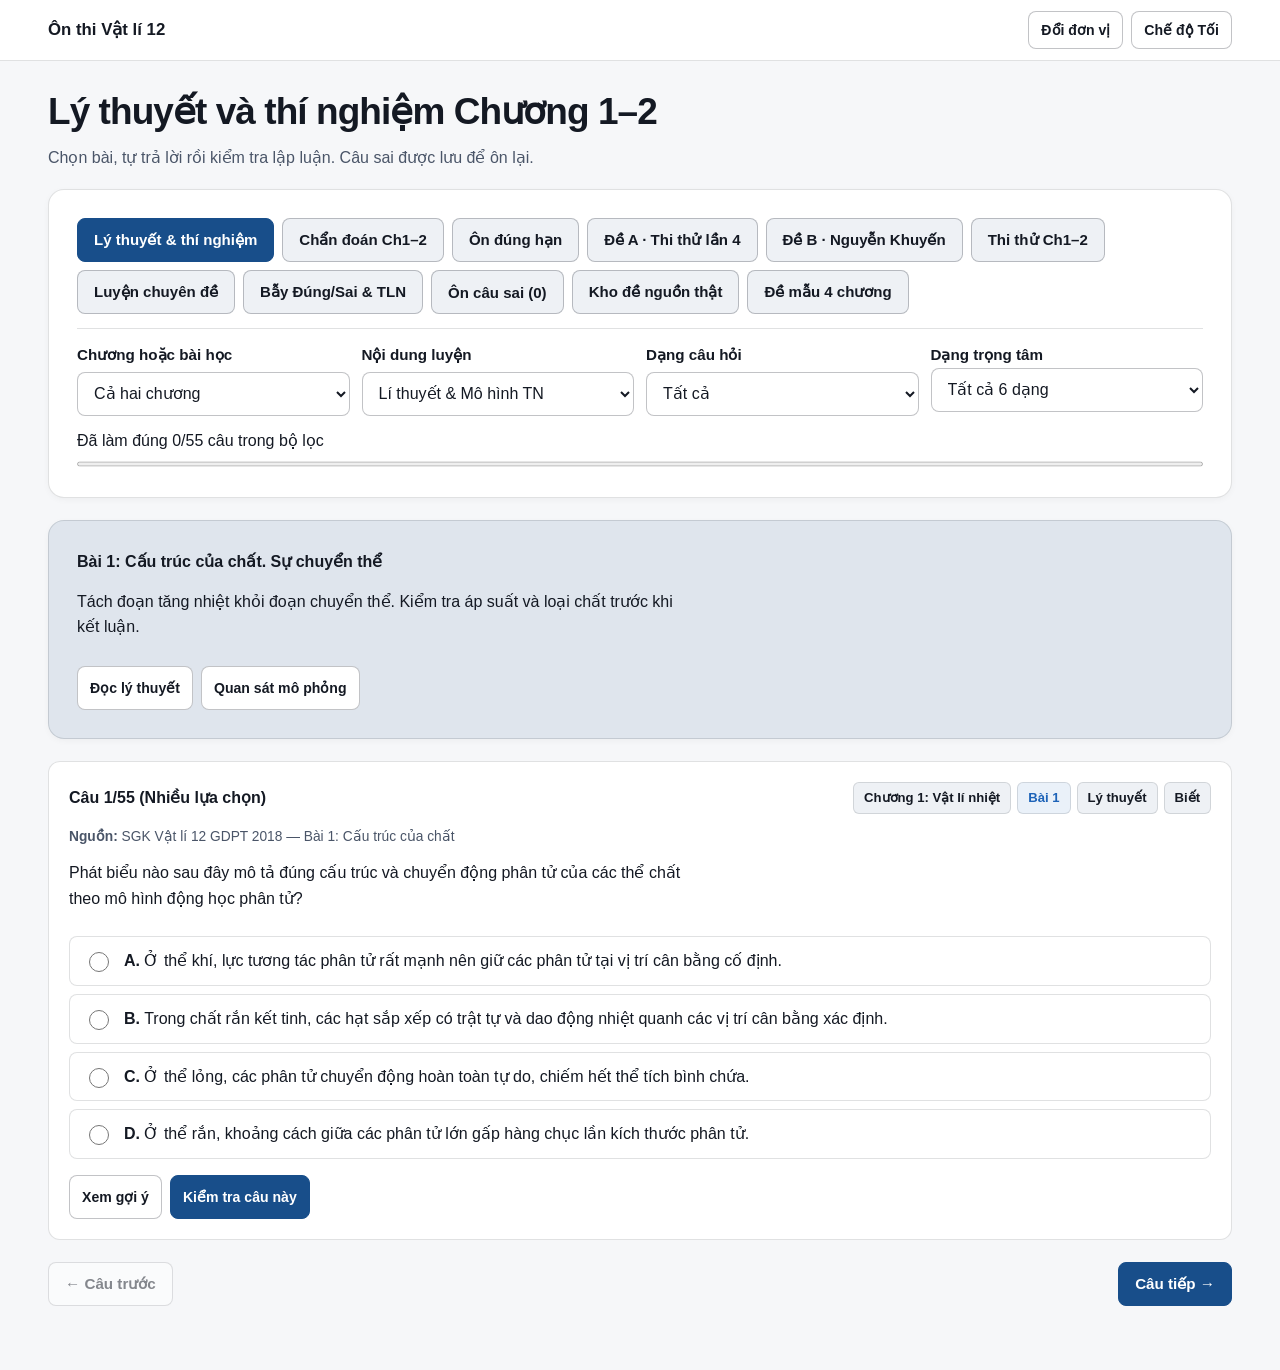
<file: luyen_tap/phong_thi_thptqg.html>
<!DOCTYPE html>
<html lang="vi">
<head>
  <meta charset="UTF-8">
  <meta name="viewport" content="width=device-width, initial-scale=1.0">
  <title>Phòng luyện đề &amp; Thực chiến THPTQG — Vật lí 12</title>
  <meta name="theme-color" content="#184E8A">
  <link rel="icon" type="image/svg+xml" href="../assets/icon.svg">
  <link rel="stylesheet" href="../assets/style.css">
  <link rel="stylesheet" href="../ly_thuyet/thi_nghiem_hai_de.css">
  <style>
    #mode-controls select { max-width: 100%; }
    #mode-controls label + select { min-width: 0 !important; width: 100%; min-height: 44px; }
    #mode-controls label { display: block; }
    #mode-controls > div > div { min-width: 0; }
    #lttn-filters { display: grid; grid-template-columns: repeat(auto-fit, minmax(min(100%, 220px), 1fr)); gap: 12px; }
    .lesson-progress { grid-column: 1 / -1; }
    .lesson-progress { display: grid; gap: 5px; }
    .lesson-progress progress { width: 100%; height: 10px; accent-color: var(--accent); }
    .lesson-guide { background: var(--accent-subtle); }
    .lesson-guide .btn { min-height: 44px; }
    .lesson-steps { display: flex; flex-wrap: wrap; justify-content: space-between; gap: 8px; }
    .lesson-steps .btn { min-height: 44px; }
    .lesson-card .btn { min-height: 44px; }
    .lesson-card .opt-label:has(input:checked) { border-color: var(--accent); }
    .lesson-card .opt-label:has(input:checked:not(:disabled)) { background-color: var(--accent-subtle); }
    .lesson-card { scroll-margin-top: 80px; }
    .solution-visual {
      margin: 4px 0 12px;
      padding: clamp(12px, 2vw, 20px);
      border: 1px solid var(--border);
      border-radius: var(--radius-md);
      background: var(--surface);
      display: grid;
      gap: 10px;
      overflow-wrap: anywhere;
    }
    .solution-visual-title { font-weight: 700; }
    .solution-visual-steps, .solution-visual-items, .solution-plot-legend {
      list-style: none;
      padding: 0;
      margin: 0;
      display: grid;
      gap: 8px;
    }
    .solution-visual-steps { grid-template-columns: repeat(3, minmax(0, 1fr)); }
    .solution-visual-items { grid-template-columns: repeat(2, minmax(0, 1fr)); }
    .solution-visual-steps li, .solution-visual-panel {
      padding: 10px;
      border: 1px solid var(--border);
      border-radius: var(--radius-sm);
      background: var(--surface-alt);
    }
    .solution-visual-steps li {
      border-top: 3px solid var(--accent);
      display: grid;
      align-items: center;
    }
    .solution-particles {
      position: relative;
      width: 68px;
      height: 66px;
      border: 1px solid var(--border-strong);
      border-radius: var(--radius-sm);
      background: var(--surface);
      margin-bottom: 8px;
    }
    .solution-particle {
      position: absolute;
      width: 7px;
      height: 7px;
      border-radius: 50%;
      background: var(--accent);
    }
    .solution-visual-panel p { margin: 6px 0 0; }
    .solution-visual-value { margin-top: 6px; font-weight: 650; }
    .solution-plot {
      display: block;
      width: 100%;
      height: auto;
      max-width: 600px;
      background: #f0f4f8;
      border-radius: var(--radius-sm);
    }
    .solution-plot-axes { margin: 0; color: var(--ink-muted); }
    .solution-plot-legend li { display: flex; align-items: baseline; gap: 8px; }
    .solution-plot-key { width: 24px; flex-shrink: 0; border-top: 3px var(--plot-line) var(--plot-color); }
    [data-theme="dark"] .solution-plot-key { filter: brightness(1.6); }
    @media (max-width: 560px) {
      .solution-visual-steps, .solution-visual-items { grid-template-columns: minmax(0, 1fr); }
      .solution-visual-steps li { border-top: 1px solid var(--border); border-left: 3px solid var(--accent); }
    }
    .mode-picker { display: none; }
    @media (max-width: 640px) {
      .q-card { padding: 14px; }
      .mode-tabs { display: none; }
      .mode-picker { display: grid; gap: 5px; }
      .mode-picker select { min-height: 44px; width: 100%; }
      #lttn-filters { grid-template-columns: repeat(2, minmax(0, 1fr)); }
      #lttn-filters > div:first-child { grid-column: 1 / -1; }
    }
    #exam-jump { padding: 14px; gap: 8px; }
    #exam-jump-links button { min-height: 44px; min-width: 44px; }
    #exam-jump-links .flagged { outline: 2px dashed var(--phys-warm); outline-offset: -4px; }
    #exam-jump-links .answered { background: var(--phys-ok-bg); border-color: var(--phys-ok); }
    .q-card { scroll-margin-top: 85px; }
    .topic-stat-grid .btn, .q-head .btn { white-space: normal; min-height: 44px; }
    .solution-study-link { align-self: flex-start; min-height: 44px; white-space: normal; }
    .exam-toolbar {
      display: flex;
      flex-wrap: wrap;
      align-items: center;
      justify-content: space-between;
      gap: 12px;
    }
    .timer-display {
      font-family: var(--font-mono);
      font-variant-numeric: tabular-nums;
      font-size: 1.35rem;
      font-weight: 700;
      padding: 6px 14px;
      border-radius: var(--radius-sm);
      background-color: var(--surface-alt);
      border: 1px solid var(--border);
    }
    .timer-warn {
      border-color: var(--phys-warm);
      color: var(--phys-warm);
    }
    .q-card {
      background-color: var(--surface);
      border: 1px solid var(--border);
      border-radius: var(--radius-md);
      padding: 20px;
      display: flex;
      flex-direction: column;
      gap: 12px;
    }
    .q-head {
      display: flex;
      flex-wrap: wrap;
      align-items: center;
      justify-content: space-between;
      gap: 8px;
    }
    .q-tags {
      display: flex;
      flex-wrap: wrap;
      gap: 6px;
      align-items: center;
    }
    .opt-list {
      display: flex;
      flex-direction: column;
      gap: 8px;
    }
    .opt-label {
      display: flex;
      align-items: flex-start;
      gap: 12px;
      padding: 11px 14px;
      border-radius: var(--radius-sm);
      border: 1px solid var(--border);
      background-color: var(--surface);
      cursor: pointer;
      min-height: 44px;
    }
    .opt-label:hover {
      background-color: var(--surface-alt);
    }
    .opt-label input[type="radio"] {
      margin-top: 4px;
      width: 20px;
      height: 20px;
      accent-color: var(--accent);
      flex-shrink: 0;
    }
    .tf-row {
      display: grid;
      grid-template-columns: minmax(0, 1fr) auto;
      gap: 12px;
      align-items: center;
      padding: 12px 14px;
      border: 1px solid var(--border);
      border-radius: var(--radius-sm);
      background-color: var(--surface);
    }
    @media (max-width: 639px) {
      .tf-row {
        grid-template-columns: 1fr;
      }
    }
    .tf-choice-group {
      display: inline-flex;
      gap: 8px;
    }
    .tf-btn {
      min-width: 68px;
      min-height: 44px;
      border-radius: var(--radius-sm);
      border: 1px solid var(--border-strong);
      background-color: var(--surface-alt);
      color: var(--ink);
      font-weight: 600;
      cursor: pointer;
      touch-action: manipulation;
    }
    .tf-btn[aria-pressed="true"] {
      background-color: var(--accent);
      border-color: var(--accent);
      color: var(--accent-ink);
    }
    .short-row {
      display: flex;
      flex-wrap: wrap;
      align-items: center;
      gap: 14px;
    }
    .short-input {
      max-width: 170px !important;
      font-family: var(--font-mono);
      font-size: 1.2rem !important;
      font-weight: 700;
      letter-spacing: 0.12em;
      text-align: center;
    }
    .omr-boxes {
      display: inline-flex;
      gap: 6px;
    }
    .omr-cell {
      width: 34px;
      height: 42px;
      display: grid;
      place-items: center;
      border: 1px solid var(--border-strong);
      border-radius: 6px;
      background-color: var(--surface-alt);
      font-family: var(--font-mono);
      font-weight: 700;
      font-size: 1.1rem;
    }
    .omr-cell.filled {
      border-color: var(--accent);
      background-color: var(--accent-subtle);
    }
    .topic-stat-grid {
      display: grid;
      grid-template-columns: repeat(auto-fit, minmax(220px, 1fr));
      gap: 10px;
      margin-top: 12px;
    }
    .modal-backdrop {
      position: fixed;
      inset: 0;
      background-color: rgba(10, 14, 22, 0.6);
      display: grid;
      place-items: center;
      padding: 16px;
      z-index: 100;
    }
    .modal-backdrop[hidden] {
      display: none;
    }
    .modal-card {
      width: 100%;
      max-width: 580px;
      background-color: var(--surface);
      border: 1px solid var(--border);
      border-radius: var(--radius-lg);
      padding: 24px;
      max-height: 90vh;
      overflow-y: auto;
      display: flex;
      flex-direction: column;
      gap: 14px;
    }
  </style>
</head>
<body>
  <header class="topbar">
    <div class="wrap topbar-inner">
      <a href="../index.html" class="brand-link">Ôn thi Vật lí 12</a>
      <div class="topbar-actions">
        <a href="../tra_cuu/hang_so_va_doi_don_vi.html" class="btn btn-sm">Đổi đơn vị</a>
        <button type="button" id="ly-theme-toggle" class="btn btn-sm">Chế độ Tối</button>
      </div>
    </div>
  </header>

  <main class="wrap page-main">
    <h1 id="practice-title">Lý thuyết và thí nghiệm Chương 1–2</h1>
    <p class="muted" id="lesson-intro">Chọn bài, tự trả lời rồi kiểm tra lập luận. Câu sai được lưu để ôn lại.</p>

    <!-- Thanh chuyển 4 chế độ Ch1-C2 + Đề 4 chương -->
    <div class="card" style="margin-top: 18px;">
      <div class="mode-tabs" role="group" aria-label="Chế độ luyện tập">
        <button type="button" class="mode-tab" data-mode="ly_thuyet_tn" id="tab-ly_thuyet_tn" aria-pressed="false">Lý thuyết &amp; thí nghiệm</button>
        <button type="button" class="mode-tab" data-mode="chan_doan" id="tab-chan_doan" aria-pressed="false">Chẩn đoán Ch1–2</button>
        <button type="button" class="mode-tab" data-mode="on_dinh_ky" id="tab-on_dinh_ky" aria-pressed="false">Ôn đúng hạn</button>
        <button type="button" class="mode-tab" data-mode="de_pdf_a" aria-pressed="false">Đề A · Thi thử lần 4</button>
        <button type="button" class="mode-tab" data-mode="de_pdf_b" aria-pressed="false">Đề B · Nguyễn Khuyến</button>
        <button type="button" class="mode-tab" data-mode="exam50" id="tab-exam50" aria-pressed="true">Thi thử Ch1–2</button>
        <button type="button" class="mode-tab" data-mode="chuyen_de" id="tab-chuyen_de" aria-pressed="false">Luyện chuyên đề</button>
        <button type="button" class="mode-tab" data-mode="bay_ds_tln" id="tab-bay_ds_tln" aria-pressed="false">Bẫy Đúng/Sai &amp; TLN</button>
        <button type="button" class="mode-tab" data-mode="on_cau_sai" id="tab-on_cau_sai" aria-pressed="false">Ôn câu sai (0)</button>
        <button type="button" class="mode-tab" data-mode="nguon_that" id="tab-nguon_that" aria-pressed="false">Kho đề nguồn thật</button>
        <button type="button" class="mode-tab" data-mode="de_mau" id="tab-de_mau" aria-pressed="false">Đề mẫu 4 chương</button>
      </div>

      <div class="mode-picker">
        <label for="mode-select">Chế độ luyện tập</label>
        <select id="mode-select"></select>
      </div>

      <!-- Thanh điều khiển ngữ cảnh theo chế độ -->
      <div id="mode-controls" style="display: flex; flex-direction: column; gap: 14px; border-top: 1px solid var(--border); padding-top: 14px;">
        <div class="exam-toolbar" id="exam-toolbar">
          <a id="study-pdf-link" class="btn btn-sm" href="../ly_thuyet/on_hai_de.html" hidden>Ôn kiến thức cho hai đề</a>
          <div id="mode-left-controls" style="display: flex; flex-wrap: wrap; gap: 12px; align-items: center;"></div>

          <div style="display: flex; flex-wrap: wrap; align-items: center; gap: 10px;">
            <div class="timer-display" id="timer-box" aria-live="off">50:00</div>
            <button type="button" id="btn-timer-toggle" class="btn btn-sm">Tạm dừng đồng hồ</button>
            <button type="button" id="btn-reset-mode" class="btn btn-sm">Làm mới bài</button>
            <button type="button" id="btn-export-wrong-md" class="btn btn-sm" hidden>Xuất Markdown câu từng sai</button>
            <button type="button" id="btn-export-md" class="btn btn-sm">Xuất Nhật ký lỗi</button>
          </div>
        </div>

        <!-- Bộ lọc Chuyên đề (Mode 2) -->
        <div id="chuyende-filters" hidden style="display: flex; flex-direction: column; gap: 10px;">
          <div style="display: flex; flex-wrap: wrap; align-items: center; justify-content: space-between; gap: 8px;">
            <span class="control-label">Chọn 1 hoặc nhiều dạng bài muốn luyện (Chương 1 &amp; 2):</span>
            <div class="btn-group">
              <button type="button" id="btn-select-all-dang" class="btn btn-sm">Chọn tất cả 6 dạng</button>
              <button type="button" id="btn-clear-dang" class="btn btn-sm">Bỏ chọn</button>
            </div>
          </div>
          <div id="dang-chip-box" class="topic-chip-group"></div>
          <div style="display: flex; flex-wrap: wrap; gap: 12px; align-items: center;">
            <div>
              <label for="sel-cd-phan" class="control-label" style="display: block; margin-bottom: 4px;">Lọc Phần</label>
              <select id="sel-cd-phan" style="min-width: 170px;">
                <option value="all">Cả 3 phần (I, II, III)</option>
                <option value="I">Phần I (Nhiều lựa chọn)</option>
                <option value="II">Phần II (Đúng/Sai)</option>
                <option value="III">Phần III (Trả lời ngắn)</option>
              </select>
            </div>
            <div>
              <label for="sel-cd-mucdo" class="control-label" style="display: block; margin-bottom: 4px;">Lọc Mức độ</label>
              <select id="sel-cd-mucdo" style="min-width: 160px;">
                <option value="all">Tất cả mức độ</option>
                <option value="Biết">Biết</option>
                <option value="Hiểu">Hiểu</option>
                <option value="Vận dụng">Vận dụng</option>
              </select>
            </div>
            <div style="align-self: flex-end;">
              <span id="cd-count-tag" class="tag">Đang hiển thị: 42 câu</span>
            </div>
          </div>
        </div>

        <!-- Bộ lọc Chuyên cày Bẫy ĐS & TLN (Mode 3) -->
        <div id="trap-filters" hidden style="display: flex; flex-wrap: wrap; gap: 12px; align-items: center;">
          <div>
            <label for="sel-trap-phan" class="control-label" style="display: block; margin-bottom: 4px;">Loại câu cày bẫy</label>
            <select id="sel-trap-phan" style="min-width: 210px;">
              <option value="all">Cả Đúng/Sai &amp; Trả lời ngắn</option>
              <option value="II">Chỉ Phần II (Đúng/Sai)</option>
              <option value="III">Chỉ Phần III (Trả lời ngắn)</option>
            </select>
          </div>
          <div>
            <label for="sel-trap-dang" class="control-label" style="display: block; margin-bottom: 4px;">Lọc theo dạng</label>
            <select id="sel-trap-dang" style="min-width: 220px;">
              <option value="all">Tất cả 6 dạng Ch1–C2</option>
            </select>
          </div>
          <div style="align-self: flex-end;">
            <span id="trap-count-tag" class="tag">Đang hiển thị: 28 câu</span>
          </div>
        </div>

        <!-- Bộ lọc Nguồn thật SGK & Đề Bộ (Mode nguon_that) -->
        <div id="nguon-filters" hidden style="display: flex; flex-wrap: wrap; gap: 12px; align-items: center;">
          <div>
            <label for="sel-nguon-nhom" class="control-label" style="display: block; margin-bottom: 4px;">Lọc Nguồn tài liệu</label>
            <select id="sel-nguon-nhom" style="min-width: 240px;">
              <option value="all">Tất cả nguồn thật (76 câu)</option>
              <option value="hay_kho_vdc">Tuyển tập Hay &amp; Khó — Vận dụng cao 9+ (20 câu)</option>
              <option value="de_tinh_hot">Đề các Sở GD &amp; Trường chuyên hot 2025–2026 (28 câu)</option>
              <option value="bo_gd">Đề Bộ GD&amp;ĐT 2025 (Tham khảo &amp; Chính thức)</option>
              <option value="sgk_kntt">SGK Vật lí 12 Kết nối tri thức</option>
              <option value="sgk_ctst_so">SGK Chân trời sáng tạo &amp; Đề Sở GD 2025</option>
            </select>
          </div>
          <div>
            <label for="sel-nguon-dang" class="control-label" style="display: block; margin-bottom: 4px;">Lọc theo Dạng</label>
            <select id="sel-nguon-dang" style="min-width: 220px;">
              <option value="all">Tất cả 6 dạng Ch1–C2</option>
            </select>
          </div>
          <div>
            <label for="sel-nguon-phan" class="control-label" style="display: block; margin-bottom: 4px;">Lọc Phần</label>
            <select id="sel-nguon-phan" style="min-width: 170px;">
              <option value="all">Cả 3 phần (I, II, III)</option>
              <option value="I">Phần I (Nhiều lựa chọn)</option>
              <option value="II">Phần II (Đúng/Sai)</option>
              <option value="III">Phần III (Trả lời ngắn)</option>
            </select>
          </div>
          <div style="align-self: flex-end;">
            <span id="nguon-count-tag" class="tag">Đang hiển thị: 76 câu</span>
          </div>
        </div>

        <!-- Bộ lọc Lý thuyết & Mô hình TN từng Bài học (Mode 6) -->
        <div id="lttn-filters" hidden>
          <div>
            <label for="sel-lttn-bai" class="control-label" style="display: block; margin-bottom: 4px;">Chương hoặc bài học</label>
            <select id="sel-lttn-bai" style="min-width: 260px;">
              <option value="all">Cả hai chương</option>
              <option value="c1">Chương 1 · Vật lí nhiệt</option>
              <option value="c2">Chương 2 · Khí lí tưởng</option>
            </select>
          </div>
          <div>
            <label for="sel-lttn-loai" class="control-label" style="display: block; margin-bottom: 4px;">Nội dung luyện</label>
            <select id="sel-lttn-loai" style="min-width: 210px;">
              <option value="all">Lí thuyết &amp; Mô hình TN</option>
              <option value="ly_thuyet">Lý thuyết</option>
              <option value="mo_hinh_tn">Mô hình thí nghiệm</option>
              <option value="bo_sung">Câu nâng cao: lý thuyết &amp; thí nghiệm</option>
            </select>
          </div>
          <div>
            <label for="sel-lttn-phan" class="control-label" style="display: block; margin-bottom: 4px;">Dạng câu hỏi</label>
            <select id="sel-lttn-phan" style="min-width: 170px;">
              <option value="all">Tất cả</option>
              <option value="I">Nhiều lựa chọn</option>
              <option value="II">Đúng/Sai</option>
            </select>
          </div>
          <div>
            <label for="sel-lttn-dang" class="control-label">Dạng trọng tâm</label>
            <select id="sel-lttn-dang"><option value="all">Tất cả 6 dạng</option></select>
          </div>
          <div class="lesson-progress">
            <label id="lttn-count-tag" for="lttn-progress" aria-live="polite"></label>
            <progress id="lttn-progress" value="0" max="1"></progress>
          </div>
        </div>

        <!-- Bộ lọc Đề mẫu 4 chương cũ (Mode 5) -->
        <div id="legacy-filters" hidden style="display: flex; flex-wrap: wrap; gap: 12px; align-items: center;">
          <div>
            <label for="sel-exam" class="control-label" style="display: block; margin-bottom: 4px;">Chọn bộ đề 4 chương</label>
            <select id="sel-exam" style="min-width: 250px;"></select>
          </div>
          <div>
            <label for="sel-chapter" class="control-label" style="display: block; margin-bottom: 4px;">Lọc theo chương</label>
            <select id="sel-chapter" style="min-width: 210px;">
              <option value="all">Tất cả 4 chương</option>
              <option value="1">Chương 1: Vật lí nhiệt</option>
              <option value="2">Chương 2: Khí lí tưởng</option>
              <option value="3">Chương 3: Từ trường</option>
              <option value="4">Chương 4: Vật lí hạt nhân</option>
            </select>
          </div>
        </div>
      </div>

      <!-- Bảng kết quả sau khi nộp bài (Mode 1 & Mode 5) -->
      <div id="result-banner" class="notice notice-ok" hidden>
        <div class="notice-title" id="result-headline">Kết quả bài làm</div>
        <div class="stat-grid" style="margin-top: 10px;">
          <div class="stat-item">
            <div class="stat-label">Tổng điểm đạt được</div>
            <div id="res-total" class="stat-value">—</div>
          </div>
          <div class="stat-item">
            <div class="stat-label">Phần I (0,25 đ/câu)</div>
            <div id="res-p1" class="stat-value">—</div>
          </div>
          <div class="stat-item">
            <div class="stat-label">Phần II (Lũy tiến)</div>
            <div id="res-p2" class="stat-value">—</div>
          </div>
          <div class="stat-item">
            <div class="stat-label">Phần III (Trả lời ngắn)</div>
            <div id="res-p3" class="stat-value">—</div>
          </div>
        </div>
        <div id="topic-stats-wrap" hidden style="margin-top: 14px;">
          <strong>Thống kê tỷ lệ đúng theo 6 dạng trọng tâm Chương 1 &amp; 2:</strong>
          <div id="topic-stats-grid" class="topic-stat-grid"></div>
        </div>
      </div>
    </div>

    <!-- Khu vực câu hỏi -->
    <form id="exam-form" style="display: flex; flex-direction: column; gap: 24px; margin-top: 22px;">
      <nav id="exam-jump" class="card" aria-label="Danh sách câu trong bài" hidden>
        <strong id="exam-answered" aria-live="polite"></strong>
        <p id="exam-flagged" class="muted" hidden></p>
        <div id="exam-jump-links" class="btn-group"></div>
      </nav>
      <div id="questions-container" style="display: flex; flex-direction: column; gap: 22px;"></div>

      <div id="submit-footer-card" class="card" style="flex-direction: row; flex-wrap: wrap; align-items: center; justify-content: space-between;">
        <div>
          <strong>Hoàn tất bài thi?</strong>
          <div class="muted" style="font-size: 0.92rem;">Kiểm tra kỹ dấu, đơn vị và quy tắc tối đa 4 ký tự Phần III trước khi nộp.</div>
        </div>
        <button type="submit" id="btn-submit-exam" class="btn btn-primary btn-mobile-full">Nộp bài &amp; Chấm điểm</button>
      </div>
    </form>
  </main>

  <!-- Modal đẩy câu sai vào Nhật ký lỗi -->
  <div id="err-modal" class="modal-backdrop" hidden role="dialog" aria-modal="true" aria-labelledby="err-modal-title">
    <div class="modal-card">
      <div class="q-head">
        <h3 id="err-modal-title">Đẩy câu sai vào Nhật ký lỗi</h3>
        <button type="button" id="err-modal-close" class="btn btn-sm">Đóng</button>
      </div>
      <div id="err-q-preview" class="panel-alt" style="font-size: 0.94rem;"></div>

      <div class="control-group">
        <label for="err-group" class="control-label">Chọn đúng 1 trong 8 nhóm lỗi chẩn đoán</label>
        <select id="err-group"></select>
      </div>

      <div class="control-group">
        <span class="control-label">Thẻ phụ đặc thù Vật lí (nếu có)</span>
        <div id="err-subtags" style="display: flex; flex-wrap: wrap; gap: 14px;"></div>
      </div>

      <div class="control-group">
        <label for="err-note" class="control-label">Lý do bạn làm nhầm &amp; Bẫy cần nhớ</label>
        <textarea id="err-note" placeholder="Ví dụ: Quên đổi nhiệt độ °C sang K, nhầm dấu A khi khí giãn nở..."></textarea>
      </div>

      <div class="btn-group" style="justify-content: flex-end;">
        <button type="button" id="err-save-btn" class="btn btn-primary">Lưu vào Nhật ký lỗi</button>
      </div>
    </div>
  </div>

  <!-- Modal xuất Markdown -->
  <div id="md-modal" class="modal-backdrop" hidden role="dialog" aria-modal="true" aria-labelledby="md-modal-title">
    <div class="modal-card">
      <div class="q-head">
        <h3 id="md-modal-title">Xuất Markdown</h3>
        <button type="button" id="md-modal-close" class="btn btn-sm">Đóng</button>
      </div>
      <p class="muted" id="md-modal-desc" style="font-size: 0.92rem;">Sao chép bảng dưới đây dán vào tệp <code>chan_doan/nhat_ky_loi_sai.md</code> hoặc tải xuống.</p>
      <textarea id="md-output" readonly style="min-height: 220px; font-family: var(--font-mono); font-size: 0.85rem;"></textarea>
      <div class="btn-group" style="justify-content: flex-end;">
        <button type="button" id="md-copy-btn" class="btn btn-sm">Sao chép Markdown</button>
        <button type="button" id="md-download-btn" class="btn btn-primary btn-sm">Tải tệp .md</button>
      </div>
    </div>
  </div>

  <script src="../assets/common.js"></script>
  <script src="./data_cau_hoi.js"></script>
  <script src="./data_chuyen_de_c1_c2.js"></script>
  <script src="./data_de_thi_c1_c2.js"></script>
  <script src="./data_nguon_thuc_te_c1_c2.js"></script>
  <script src="./data_de_tinh_hot_c1_c2.js"></script>
  <script src="./data_hay_kho_c1_c2.js"></script>
  <script src="./data_ly_thuyet_tn_c1_c2.js"></script>
  <script src="./data_bay_ly_thuyet_c1_c2.js"></script>
  <script src="./minh_hoa_loi_giai_c1_c2.js"></script>
  <script src="./data_chan_doan_c1_c2.js"></script>
  <script src="./data_hai_de_nhiet_khi.js"></script>
  <script src="../ly_thuyet/thi_nghiem_hai_de.js"></script>
  <script>
    (function () {
      'use strict';
      var C = window.LY_COMMON;
      var LEGACY_BANK = window.LY_EXAM_BANK || { exams: [] };
      var CD_BANK = window.LY_CHUYEN_DE_C1_C2 || { questions: [] };
      var EXAM_C12 = window.LY_EXAM_C1_C2 || { phan1: [], phan2: [], phan3: [], durationMin: 50 };
      var NGUON_BANK = window.LY_NGUON_THUC_TE_C1_C2 || { questions: [] };
      var DE_TINH_BANK = window.LY_DE_TINH_HOT_C1_C2 || { questions: [] };
      var HAY_KHO_BANK = window.LY_HAY_KHO_C1_C2 || { questions: [] };
      var DIAGNOSTIC = window.LY_DIAGNOSTIC_C1_C2;
      var PDF_EXAMS = window.LY_HAI_DE_NHIET_KHI || {};
      var LTTN_BANK = window.LY_LY_THUYET_TN_C1_C2 || { lessons: [], questions: [] };
      var ALL_NGUON_QUESTIONS = [].concat(
        NGUON_BANK.questions || [],
        DE_TINH_BANK.questions || [],
        HAY_KHO_BANK.questions || []
      );
      C.initShell();

      /* Tạo từ điển tra cứu toàn bộ câu hỏi theo ID để hỗ trợ Mode 4 Ôn câu từng sai */
      var QUESTION_BY_ID = {};
      function registerQuestion(q, defaultPhan) {
        if (!q || !q.id) return;
        if (!q.phan && defaultPhan) q.phan = defaultPhan;
        if (!q.chuong && q.chapter) q.chuong = q.chapter;
        if (!q.chapter && q.chuong) q.chapter = q.chuong;
        QUESTION_BY_ID[q.id] = q;
      }

      (CD_BANK.questions || []).forEach(function (q) { registerQuestion(q); });
      (ALL_NGUON_QUESTIONS || []).forEach(function (q) { registerQuestion(q); });
      (LTTN_BANK.questions || []).forEach(function (q) { registerQuestion(q); });
      DIAGNOSTIC.phan1.concat(DIAGNOSTIC.phan3).forEach(function (q) { registerQuestion(q); });
      (EXAM_C12.phan1 || []).forEach(function (q) { registerQuestion(q, 'I'); });
      (EXAM_C12.phan2 || []).forEach(function (q) { registerQuestion(q, 'II'); });
      (EXAM_C12.phan3 || []).forEach(function (q) { registerQuestion(q, 'III'); });
      Object.values(PDF_EXAMS).forEach(function (exam) {
        exam.phan1.concat(exam.phan2, exam.phan3).forEach(function (q) { registerQuestion(q); });
      });
      (LEGACY_BANK.exams || []).forEach(function (ex) {
        (ex.phan1 || []).forEach(function (q) { registerQuestion(q, 'I'); });
        (ex.phan2 || []).forEach(function (q) { registerQuestion(q, 'II'); });
        (ex.phan3 || []).forEach(function (q) { registerQuestion(q, 'III'); });
      });

      /* Chuẩn hóa & Kiểm tra Phần III */
      function normalizeShortAnswer(raw) {
        return String(raw || '').trim().replace(/\s+/g, '').replace('.', ',');
      }

      function validateShortFormat(raw) {
        var s = String(raw || '').trim();
        if (!s) return { valid: true, msg: '' };
        if (s.length > 4) {
          return { valid: false, msg: 'Vượt quá 4 ký tự chuẩn phiếu tô (' + s.length + '/4).' };
        }
        if (!/^-?\d+(?:[.,]\d+)?$/.test(s)) {
          return { valid: false, msg: 'Chỉ nhập số, dấu âm "-" ở đầu và tối đa 1 dấu "," hoặc ".".' };
        }
        return { valid: true, msg: 'Hợp lệ (' + s.length + '/4 ký tự).' };
      }

      /* Thang điểm lũy tiến CHÍNH XÁC Phần II */
      function scorePart2(correctCount) {
        if (correctCount === 1) return 0.10;
        if (correctCount === 2) return 0.25;
        if (correctCount === 3) return 0.50;
        if (correctCount === 4) return 1.00;
        return 0;
      }

      function dangLabel(code) {
        var found = C.DANG_BAI_LIST.find(function (d) { return d.id === code; });
        return found ? ('Dạng ' + code.slice(1)) : (code || 'Tổng hợp');
      }

      function normalizeExplain(q) {
        if (q.loi_giai) {
          return {
            banChat: q.loi_giai.ban_chat,
            bienDoi: q.loi_giai.bien_doi,
            dapAn: q.loi_giai.dap_an,
            bay: q.loi_giai.bay
          };
        }
        return {
          banChat: q.banChat || '',
          bienDoi: q.congThuc || '',
          dapAn: '',
          bay: q.bayCanTranh || ''
        };
      }

      /* Tham chiếu DOM */
      var modeTabs = document.querySelectorAll('.mode-tab');
      var tabWrongBtn = document.getElementById('tab-on_cau_sai');
      var modeSelect = document.getElementById('mode-select');
      var practiceTitle = document.getElementById('practice-title');
      var lessonIntro = document.getElementById('lesson-intro');
      modeTabs.forEach(function (tab) {
        modeSelect.add(new Option(tab.textContent, tab.dataset.mode));
      });
      var leftControls = document.getElementById('mode-left-controls');
      var examToolbar = document.getElementById('exam-toolbar');
      var timerEl = document.getElementById('timer-box');
      var btnTimerToggle = document.getElementById('btn-timer-toggle');
      var btnResetMode = document.getElementById('btn-reset-mode');
      var btnExportWrongMd = document.getElementById('btn-export-wrong-md');

      var cdFilters = document.getElementById('chuyende-filters');
      var dangChipBox = document.getElementById('dang-chip-box');
      var selCdPhan = document.getElementById('sel-cd-phan');
      var selCdMucDo = document.getElementById('sel-cd-mucdo');
      var cdCountTag = document.getElementById('cd-count-tag');

      var trapFilters = document.getElementById('trap-filters');
      var selTrapPhan = document.getElementById('sel-trap-phan');
      var selTrapDang = document.getElementById('sel-trap-dang');
      var trapCountTag = document.getElementById('trap-count-tag');

      var nguonFilters = document.getElementById('nguon-filters');
      var selNguonNhom = document.getElementById('sel-nguon-nhom');
      var selNguonDang = document.getElementById('sel-nguon-dang');
      var selNguonPhan = document.getElementById('sel-nguon-phan');
      var nguonCountTag = document.getElementById('nguon-count-tag');

      var lttnFilters = document.getElementById('lttn-filters');
      var selLttnBai = document.getElementById('sel-lttn-bai');
      var selLttnLoai = document.getElementById('sel-lttn-loai');
      var selLttnPhan = document.getElementById('sel-lttn-phan');
      var selLttnDang = document.getElementById('sel-lttn-dang');
      C.DANG_BAI_LIST.forEach(function (topic) {
        selLttnDang.add(new Option(topic.ten, topic.id));
      });
      var lttnCountTag = document.getElementById('lttn-count-tag');
      var lttnProgress = document.getElementById('lttn-progress');
      var lttnLessons = LTTN_BANK.lessons || [];
      var lttnQuestions = (LTTN_BANK.questions || []).slice().sort(function (a, b) {
        return Number(a.bai.slice(1)) - Number(b.bai.slice(1));
      });

      var legacyFilters = document.getElementById('legacy-filters');
      var selExam = document.getElementById('sel-exam');
      var selChapter = document.getElementById('sel-chapter');

      var resultBanner = document.getElementById('result-banner');
      var topicStatsWrap = document.getElementById('topic-stats-wrap');
      var topicStatsGrid = document.getElementById('topic-stats-grid');
      var qContainer = document.getElementById('questions-container');
      var examJump = document.getElementById('exam-jump');
      var examJumpLinks = document.getElementById('exam-jump-links');
      var examAnswered = document.getElementById('exam-answered');
      var examFlagged = document.getElementById('exam-flagged');
      var submitFooterCard = document.getElementById('submit-footer-card');
      var btnSubmitExam = document.getElementById('btn-submit-exam');

      /* Khởi tạo bộ lọc Dạng & Đề mẫu */
      var selectedDangs = { D1: true, D2: true, D3: true, D4: true, D5: true, D6: true };
      C.DANG_BAI_LIST.forEach(function (d) {
        var chip = document.createElement('button');
        chip.type = 'button';
        chip.className = 'topic-chip';
        chip.setAttribute('data-dang', d.id);
        chip.setAttribute('aria-pressed', 'true');
        chip.textContent = d.ten;
        chip.addEventListener('click', function () {
          selectedDangs[d.id] = !selectedDangs[d.id];
          chip.setAttribute('aria-pressed', selectedDangs[d.id] ? 'true' : 'false');
          renderView();
        });
        dangChipBox.appendChild(chip);

        var optTrap = document.createElement('option');
        optTrap.value = d.id;
        optTrap.textContent = d.ten;
        selTrapDang.appendChild(optTrap);

        var optNguon = document.createElement('option');
        optNguon.value = d.id;
        optNguon.textContent = d.ten;
        selNguonDang.appendChild(optNguon);
      });

      lttnLessons.forEach(function (ls) {
        var optLttn = document.createElement('option');
        optLttn.value = ls.id;
        optLttn.textContent = 'Ch' + ls.chuong + ' — ' + ls.label;
        selLttnBai.appendChild(optLttn);
      });

      (LEGACY_BANK.exams || []).forEach(function (ex) {
        var opt = document.createElement('option');
        opt.value = ex.id;
        opt.textContent = ex.title;
        selExam.appendChild(opt);
      });

      /* Trạng thái ứng dụng */
      var appState = {
        mode: 'exam50',
        lessonIndex: null,
        submitted: false,
        p1Ans: {},
        p2Ans: {},
        p3Ans: {},
        checkedQuestions: {}, /* qid -> { checked: true, isCorrect: bool, userScore?: number } */
        revealedHints: {},
        revealedSolutions: {},
        examQuestions: [],
        flagged: new Set(),
        reviewQuestions: [],
        clearedWrongView: {} /* qid -> true trong phien hien tai de xem loi giai sau khi da go khoi localStorage */
      };

      /* Đồng hồ (đếm ngược cho exam50, đếm lên cho các chế độ khác) */
      var timerSec = 50 * 60;
      var timerRunning = true;
      var countdownEndsAt = 0;

      function currentTimedExam() {
        if (appState.mode === 'chan_doan') return DIAGNOSTIC;
        if (appState.mode === 'exam50') return EXAM_C12;
        return PDF_EXAMS[appState.mode] || null;
      }

      function renderTimer() {
        var displaySec = Math.max(0, timerSec);
        var mm = String(Math.floor(displaySec / 60)).padStart(2, '0');
        var ss = String(displaySec % 60).padStart(2, '0');
        timerEl.textContent = mm + ':' + ss;
        if (currentTimedExam() && displaySec <= 300 && !appState.submitted) {
          timerEl.classList.add('timer-warn');
        } else {
          timerEl.classList.remove('timer-warn');
        }
      }

      function resetTimerForMode() {
        timerSec = currentTimedExam() ? (currentTimedExam().durationMin * 60) : 0;
        countdownEndsAt = Date.now() + timerSec * 1000;
        timerRunning = appState.mode !== 'on_cau_sai' && appState.mode !== 'on_dinh_ky';
        btnTimerToggle.disabled = false;
        btnTimerToggle.textContent = timerRunning ? 'Tạm dừng đồng hồ' : 'Bắt đầu bấm giờ';
        renderTimer();
      }

      setInterval(function () {
        if (!timerRunning || appState.submitted) return;
        if (currentTimedExam()) {
          if (timerSec > 0) {
            timerSec = Math.max(0, Math.ceil((countdownEndsAt - Date.now()) / 1000));
            renderTimer();
            if (timerSec === 0) {
              submitCurrentExam(true);
            }
          }
        } else {
          timerSec += 1;
          renderTimer();
        }
      }, 1000);

      btnTimerToggle.addEventListener('click', function () {
        timerRunning = !timerRunning;
        if (currentTimedExam() && timerRunning) countdownEndsAt = Date.now() + timerSec * 1000;
        btnTimerToggle.textContent = timerRunning ? 'Tạm dừng đồng hồ' : 'Tiếp tục đồng hồ';
      });

      function updateWrongTabBadge() {
        var count = C.getWrongQueue().length;
        tabWrongBtn.textContent = 'Ôn câu sai (' + count + ')';
        modeSelect.querySelector('[value=on_cau_sai]').textContent = tabWrongBtn.textContent;
      }

      function syncDangChipUI() {
        dangChipBox.querySelectorAll('.topic-chip').forEach(function (btn) {
          var d = btn.getAttribute('data-dang');
          btn.setAttribute('aria-pressed', selectedDangs[d] ? 'true' : 'false');
        });
      }

      document.getElementById('btn-select-all-dang').addEventListener('click', function () {
        C.DANG_BAI_LIST.forEach(function (d) { selectedDangs[d.id] = true; });
        syncDangChipUI();
        renderView();
      });

      document.getElementById('btn-clear-dang').addEventListener('click', function () {
        C.DANG_BAI_LIST.forEach(function (d) { selectedDangs[d.id] = false; });
        syncDangChipUI();
        renderView();
      });

      selCdPhan.addEventListener('change', renderView);
      selCdMucDo.addEventListener('change', renderView);
      selTrapPhan.addEventListener('change', renderView);
      selTrapDang.addEventListener('change', renderView);
      selNguonNhom.addEventListener('change', renderView);
      selNguonDang.addEventListener('change', renderView);
      selNguonPhan.addEventListener('change', renderView);
      [selLttnBai, selLttnLoai, selLttnPhan, selLttnDang].forEach(function (select) {
        select.addEventListener('change', function () {
          appState.lessonIndex = null;
          renderView();
        });
      });

      function buildTrapPool() {
        var list = [];
        (CD_BANK.questions || []).forEach(function (q) {
          if (q.phan === 'II' || q.phan === 'III') list.push(q);
        });
        (EXAM_C12.phan2 || []).forEach(function (q) { list.push(q); });
        (EXAM_C12.phan3 || []).forEach(function (q) { list.push(q); });
        return list;
      }

      function getActiveQuestions() {
        var timed = currentTimedExam();
        if (timed) {
          return {
            p1: timed.phan1, p2: timed.phan2, p3: timed.phan3,
            list: timed.phan1.concat(timed.phan2, timed.phan3)
          };
        }
        if (appState.mode === 'on_dinh_ky') {
          return { list: appState.reviewQuestions };
        }
        if (appState.mode === 'chuyen_de') {
          var filteredCd = (CD_BANK.questions || []).filter(function (q) {
            if (!selectedDangs[q.dang_bai]) return false;
            if (selCdPhan.value !== 'all' && q.phan !== selCdPhan.value) return false;
            if (selCdMucDo.value !== 'all' && q.muc_do !== selCdMucDo.value) return false;
            return true;
          });
          return { list: filteredCd };
        }
        if (appState.mode === 'bay_ds_tln') {
          var pool = buildTrapPool().filter(function (q) {
            if (selTrapPhan.value !== 'all' && q.phan !== selTrapPhan.value) return false;
            if (selTrapDang.value !== 'all' && q.dang_bai !== selTrapDang.value) return false;
            return true;
          });
          return { list: pool };
        }
        if (appState.mode === 'nguon_that') {
          var filteredNguon = ALL_NGUON_QUESTIONS.filter(function (q) {
            if (selNguonNhom.value !== 'all' && q.nguon_nhom !== selNguonNhom.value) return false;
            if (selNguonDang.value !== 'all' && q.dang_bai !== selNguonDang.value) return false;
            if (selNguonPhan.value !== 'all' && q.phan !== selNguonPhan.value) return false;
            return true;
          });
          return { list: filteredNguon };
        }
        if (appState.mode === 'ly_thuyet_tn') {
          var lesson = selLttnBai.value;
          var content = selLttnLoai.value;
          var filteredLttn = lttnQuestions.filter(function (q) {
            if (lesson !== 'all' && lesson !== q.bai && lesson !== 'c' + q.chuong) return false;
            if (content === 'bo_sung' && !q.bo_sung) return false;
            if (content !== 'all' && content !== 'bo_sung' && content !== q.loai_lt) return false;
            if (selLttnPhan.value !== 'all' && q.phan !== selLttnPhan.value) return false;
            if (selLttnDang.value !== 'all' && q.dang_bai !== selLttnDang.value) return false;
            return true;
          });
          return { list: filteredLttn };
        }
        if (appState.mode === 'on_cau_sai') {
          var wq = C.getWrongQueue();
          var inQueueIds = {};
          var mapped = wq.map(function (item) {
            inQueueIds[item.id] = true;
            return QUESTION_BY_ID[item.id] ? Object.assign({ _wrongCount: item.wrongCount }, QUESTION_BY_ID[item.id]) : null;
          }).filter(Boolean);
          Object.keys(appState.clearedWrongView).forEach(function (cid) {
            if (!inQueueIds[cid] && QUESTION_BY_ID[cid]) {
              mapped.push(Object.assign({ _justCleared: true }, QUESTION_BY_ID[cid]));
            }
          });
          return { list: mapped };
        }
        /* de_mau */
        var exam = (LEGACY_BANK.exams || []).find(function (e) { return e.id === selExam.value; }) || LEGACY_BANK.exams[0];
        var ch = selChapter.value;
        function matchCh(q) { return ch === 'all' || String(q.chapter) === ch; }
        var lp1 = (exam ? exam.phan1 : []).filter(matchCh);
        var lp2 = (exam ? exam.phan2 : []).filter(matchCh);
        var lp3 = (exam ? exam.phan3 : []).filter(matchCh);
        return {
          exam: exam,
          p1: lp1,
          p2: lp2,
          p3: lp3,
          list: [].concat(lp1, lp2, lp3)
        };
      }

      /* Đánh giá từng câu */
      function isQuestionAttempted(q) {
        if (q.phan === 'I') return appState.p1Ans[q.id] !== undefined;
        if (q.phan === 'II') {
          var arr = appState.p2Ans[q.id] || [];
          return arr.some(function (v) { return v !== null && v !== undefined; });
        }
        if (q.phan === 'III') {
          return String(appState.p3Ans[q.id] || '').trim() !== '';
        }
        return false;
      }

      function evaluateQuestion(q) {
        if (q.phan === 'I') {
          var ok1 = appState.p1Ans[q.id] === q.answerIndex;
          return { isCorrect: ok1, points: ok1 ? 0.25 : 0, maxPoints: 0.25, correctItems: ok1 ? 1 : 0 };
        }
        if (q.phan === 'II') {
          var arr = appState.p2Ans[q.id] || [];
          var cnt = 0;
          q.items.forEach(function (it, i) {
            if (arr[i] === it.answer) cnt += 1;
          });
          return { isCorrect: cnt === 4, points: scorePart2(cnt), maxPoints: 1.0, correctItems: cnt };
        }
        var rawAnswer = appState.p3Ans[q.id];
        var normU = validateShortFormat(rawAnswer).valid ? normalizeShortAnswer(rawAnswer) : '';
        var normK = normalizeShortAnswer(q.answer);
        var ok3 = normU !== '' && normU === normK;
        if (!ok3 && normU !== '' && /^-?[0-9]+(,[0-9]+)?$/.test(normU) && /^-?[0-9]+(,[0-9]+)?$/.test(normK)) {
          var numU = Number(normU.replace(',', '.'));
          var numK = Number(normK.replace(',', '.'));
          if (isFinite(numU) && isFinite(numK) && Math.abs(numU - numK) < 1e-9) {
            ok3 = true;
          }
        }
        return { isCorrect: ok3, points: ok3 ? 0.25 : 0, maxPoints: 0.25, correctItems: ok3 ? 1 : 0 };
      }

      /* Xây dựng khối lời giải 4 lớp */
      function buildSolutionBlock(q, qTitle, isWrong, showAlways) {
        var exp = normalizeExplain(q);
        var box = document.createElement('div');
        box.className = 'solution-box';
        if (showAlways === false) box.hidden = !appState.revealedSolutions[q.id];

        var html = '<div class="notice-title">Lời giải chi tiết</div>' +
          '<p><strong>1. Bản chất &amp; Điều kiện mô hình:</strong> ' + exp.banChat + '</p>' +
          '<p><strong>2. Biến đổi &amp; Công thức:</strong> ' + exp.bienDoi + '</p>';
        if (q.loi_giai && q.loi_giai.don_vi) {
          html += '<p><strong>Đơn vị:</strong> ' + q.loi_giai.don_vi + '</p>' +
            '<p><strong>Điều kiện áp dụng:</strong> ' + q.loi_giai.dieu_kien + '</p>' +
            '<p><strong>Cách đọc đồ thị:</strong> ' + q.loi_giai.do_thi + '</p>';
        }
        if (exp.dapAn) {
          html += '<p><strong>3. Đáp án chuẩn:</strong> ' + exp.dapAn + '</p>';
        }
        var visual = window.LY_SOLUTION_VISUAL && window.LY_SOLUTION_VISUAL.render(q);
        if (!visual && q.phan === 'II' && q.items.some(function (item) { return item.reason; })) {
          html += '<ul>' + q.items.filter(function (item) { return item.reason; }).map(function (item) {
            return '<li><strong>' + item.label + ')</strong> ' + item.reason + '</li>';
          }).join('') + '</ul>';
        }
        html += '<p><strong>4. Bẫy cần tránh:</strong> ' + exp.bay + '</p>';
        box.innerHTML = html;
        if (visual) box.firstElementChild.after(visual);
        if (q.studyAnchor) {
          var reviewLink = document.createElement('a');
          reviewLink.href = '../ly_thuyet/on_hai_de.html#' + q.studyAnchor;
          reviewLink.className = 'btn btn-sm solution-study-link';
          reviewLink.textContent = 'Ôn kiến thức của câu này';
          box.appendChild(reviewLink);
        }

        if (q.studyAnchor && q.phan === 'II' && window.LY_DS_MODELS) {
          var lab = document.createElement('details');
          lab.className = 'ds-lab';
          var labLabel = document.createElement('summary');
          labLabel.textContent = 'Thử thí nghiệm của câu này';
          lab.appendChild(labLabel);
          function mountExperiment() {
            if (!lab.open) return;
            var labBody = document.createElement('div');
            labBody.className = 'ds-lab-body';
            window.LY_DS_MODELS.mount(labBody, q.id);
            lab.appendChild(labBody);
            lab.removeEventListener('toggle', mountExperiment);
          }
          lab.addEventListener('toggle', mountExperiment);
          box.appendChild(lab);
        }

        if (isWrong) {
          var btnLog = document.createElement('button');
          btnLog.type = 'button';
          btnLog.className = 'btn btn-sm';
          btnLog.style.alignSelf = 'flex-start';
          btnLog.textContent = 'Đẩy câu sai vào Nhật ký lỗi';
          btnLog.addEventListener('click', function () {
            openErrModal({
              chapter: q.chuong || q.chapter || '1',
              questionId: q.id,
              questionTitle: qTitle,
              trapKey: exp.bay
            });
          });
          box.appendChild(btnLog);
        }
        return box;
      }

      /* Render 1 thẻ câu hỏi dùng chung cho mọi chế độ */
      function renderQuestionCard(q, indexZero, practiceMode, count) {
        var card = document.createElement('div');
        card.className = 'q-card';
        card.id = 'card-' + q.id;
        card.tabIndex = -1;

        var guided = appState.mode === 'ly_thuyet_tn';
        var scheduled = appState.mode === 'on_dinh_ky';
        if (guided) {
          card.classList.add('lesson-card');
          card.setAttribute('role', 'group');
          card.setAttribute('aria-labelledby', card.id + '-title');
        }
        var checkedInfo = appState.checkedQuestions[q.id] || null;
        var locked = practiceMode ? Boolean(checkedInfo) : appState.submitted;
        var solvedMap = C.getSolvedMap();

        var head = document.createElement('div');
        head.className = 'q-head';

        var phanLabel = q.phan === 'II' ? 'Đúng/Sai' : (q.phan === 'III' ? 'Trả lời ngắn' : 'Nhiều lựa chọn');
        var qTitle = 'Câu ' + (indexZero + 1) + (count ? '/' + count : '') + ' (' + phanLabel + ')';
        var titleEl = document.createElement('strong');
        titleEl.textContent = qTitle;
        titleEl.id = card.id + '-title';

        var tagsWrap = document.createElement('div');
        tagsWrap.className = 'q-tags';

        var chTag = document.createElement('span');
        chTag.className = 'tag';
        chTag.textContent = C.CHAPTER_NAMES[q.chuong || q.chapter] || ('Chương ' + (q.chuong || q.chapter));
        tagsWrap.appendChild(chTag);

        if (q.dang_bai && !guided) {
          var dTag = document.createElement('span');
          dTag.className = 'tag tag-cold';
          dTag.textContent = dangLabel(q.dang_bai);
          tagsWrap.appendChild(dTag);
        }
        if (q.bai) {
          var bTag = document.createElement('span');
          bTag.className = 'tag tag-cold';
          bTag.textContent = q.bai.replace('B', 'Bài ');
          tagsWrap.appendChild(bTag);
        }
        if (q.loai_lt) {
          var ltTag = document.createElement('span');
          ltTag.className = q.loai_lt === 'mo_hinh_tn' ? 'tag tag-warm' : 'tag';
          ltTag.textContent = q.loai_lt === 'mo_hinh_tn' ? 'Mô hình thí nghiệm' : 'Lý thuyết';
          tagsWrap.appendChild(ltTag);
        }
        if (q.muc_do) {
          var mTag = document.createElement('span');
          mTag.className = 'tag';
          mTag.textContent = q.muc_do;
          tagsWrap.appendChild(mTag);
        }
        if (q._wrongCount) {
          var wTag = document.createElement('span');
          wTag.className = 'tag tag-warm';
          wTag.textContent = 'Từng sai ' + q._wrongCount + ' lần';
          tagsWrap.appendChild(wTag);
        } else if (solvedMap[q.id]) {
          var sTag = document.createElement('span');
          sTag.className = 'tag tag-ok';
          sTag.textContent = 'Đã hoàn thành';
          tagsWrap.appendChild(sTag);
        }

        head.appendChild(titleEl);
        head.appendChild(tagsWrap);
        if (!practiceMode && !locked) {
          var flag = document.createElement('button');
          flag.type = 'button';
          flag.className = 'btn btn-sm';
          flag.textContent = appState.flagged.has(q.id) ? 'Bỏ đánh dấu' : 'Đánh dấu xem lại';
          flag.setAttribute('aria-pressed', appState.flagged.has(q.id));
          flag.addEventListener('click', function () {
            var selected = !appState.flagged.has(q.id);
            if (selected) appState.flagged.add(q.id);
            else appState.flagged.delete(q.id);
            flag.textContent = selected ? 'Bỏ đánh dấu' : 'Đánh dấu xem lại';
            flag.setAttribute('aria-pressed', selected);
            refreshExamJump();
          });
          head.appendChild(flag);
        }
        card.appendChild(head);

        if (q.nguon) {
          var srcLine = document.createElement('div');
          srcLine.className = 'muted';
          srcLine.style.fontSize = '0.86rem';
          srcLine.innerHTML = '<strong>Nguồn:</strong> ' + q.nguon;
          card.appendChild(srcLine);
        }

        var bodyTxt = document.createElement('p');
        bodyTxt.textContent = q.phan === 'II' ? q.stem : q.prompt;
        card.appendChild(bodyTxt);

        /* PHẦN I */
        if (q.phan === 'I') {
          var list = document.createElement('div');
          list.className = 'opt-list';
          var letters = ['A', 'B', 'C', 'D'];
          q.options.forEach(function (optText, oi) {
            var lbl = document.createElement('label');
            lbl.className = 'opt-label';
            var rad = document.createElement('input');
            rad.type = 'radio';
            rad.name = 'q_' + q.id;
            rad.value = String(oi);
            rad.checked = appState.p1Ans[q.id] === oi;
            rad.disabled = locked;
            rad.addEventListener('change', function () {
              appState.p1Ans[q.id] = oi;
              refreshExamJump();
            });

            var txt = document.createElement('span');
            txt.innerHTML = '<strong>' + letters[oi] + '.</strong> ' + optText;

            if (locked) {
              if (oi === q.answerIndex) {
                lbl.style.backgroundColor = 'var(--phys-ok-bg)';
                lbl.style.borderColor = 'var(--phys-ok)';
              } else if (appState.p1Ans[q.id] === oi) {
                lbl.style.backgroundColor = 'var(--phys-warm-bg)';
                lbl.style.borderColor = 'var(--phys-warm)';
              }
            }

            lbl.appendChild(rad);
            lbl.appendChild(txt);
            list.appendChild(lbl);
          });
          card.appendChild(list);
        }

        /* PHẦN II */
        if (q.phan === 'II') {
          if (!appState.p2Ans[q.id]) appState.p2Ans[q.id] = [null, null, null, null];
          q.items.forEach(function (item, ii) {
            var row = document.createElement('div');
            row.className = 'tf-row';

            var txt = document.createElement('div');
            txt.id = card.id + '-item-' + ii;
            txt.innerHTML = '<strong>' + item.label + ')</strong> ' + item.text;

            var grp = document.createElement('div');
            grp.className = 'tf-choice-group';
            grp.setAttribute('role', 'group');
            grp.setAttribute('aria-labelledby', txt.id);

            var userChoice = appState.p2Ans[q.id][ii];
            var btnTrue = document.createElement('button');
            btnTrue.type = 'button';
            btnTrue.className = 'tf-btn';
            btnTrue.textContent = 'Đúng';
            btnTrue.setAttribute('aria-pressed', userChoice === true ? 'true' : 'false');
            btnTrue.disabled = locked;

            var btnFalse = document.createElement('button');
            btnFalse.type = 'button';
            btnFalse.className = 'tf-btn';
            btnFalse.textContent = 'Sai';
            btnFalse.setAttribute('aria-pressed', userChoice === false ? 'true' : 'false');
            btnFalse.disabled = locked;

            btnTrue.addEventListener('click', function () {
              appState.p2Ans[q.id][ii] = true;
              btnTrue.setAttribute('aria-pressed', 'true');
              btnFalse.setAttribute('aria-pressed', 'false');
              refreshExamJump();
            });
            btnFalse.addEventListener('click', function () {
              appState.p2Ans[q.id][ii] = false;
              btnTrue.setAttribute('aria-pressed', 'false');
              btnFalse.setAttribute('aria-pressed', 'true');
              refreshExamJump();
            });

            if (locked) {
              var okItem = userChoice === item.answer;
              row.style.backgroundColor = okItem ? 'var(--phys-ok-bg)' : 'var(--phys-warm-bg)';
              var ansTag = document.createElement('span');
              ansTag.className = okItem ? 'tag tag-ok' : 'tag tag-warm';
              ansTag.textContent = (okItem ? 'Đã chọn đúng · ' : 'Đáp án · ') + (item.answer ? 'Đúng' : 'Sai');
              grp.appendChild(ansTag);
            } else {
              grp.appendChild(btnTrue);
              grp.appendChild(btnFalse);
            }

            row.appendChild(txt);
            row.appendChild(grp);
            card.appendChild(row);
          });
        }

        /* PHẦN III */
        if (q.phan === 'III') {
          var row3 = document.createElement('div');
          row3.className = 'short-row';

          var inp = document.createElement('input');
          inp.type = 'text';
          inp.className = 'short-input';
          inp.maxLength = 4;
          inp.placeholder = 'Tối đa 4 ký tự';
          inp.value = appState.p3Ans[q.id] || '';
          inp.disabled = locked;
          inp.setAttribute('aria-label', 'Đáp số trả lời ngắn ' + q.id);

          var omr = document.createElement('div');
          omr.className = 'omr-boxes';

          var statusMsg = document.createElement('div');
          statusMsg.className = 'muted';
          statusMsg.style.fontSize = '0.9rem';

          function updateOmr(val) {
            var s = String(val || '');
            omr.innerHTML = '';
            for (var c = 0; c < 4; c++) {
              var cell = document.createElement('span');
              cell.className = 'omr-cell' + (s[c] ? ' filled' : '');
              cell.textContent = s[c] || '';
              omr.appendChild(cell);
            }
            var check = validateShortFormat(s);
            statusMsg.textContent = check.msg || ('Tối đa 4 ký tự' + (q.unit ? ' · Đơn vị ' + q.unit : '') + '.');
            statusMsg.style.color = check.valid ? 'var(--ink-muted)' : 'var(--phys-warm)';
          }

          inp.addEventListener('input', function () {
            if (inp.value.length > 4) inp.value = inp.value.slice(0, 4);
            appState.p3Ans[q.id] = inp.value;
            updateOmr(inp.value);
            refreshExamJump();
          });
          updateOmr(inp.value);

          var unitBadge = document.createElement('span');
          unitBadge.className = 'tag';
          unitBadge.textContent = q.unit ? 'Đơn vị: ' + q.unit : 'Không có đơn vị';

          row3.appendChild(inp);
          row3.appendChild(omr);
          row3.appendChild(unitBadge);
          card.appendChild(row3);
          card.appendChild(statusMsg);
        }

        /* Gợi ý & Kiểm tra từng câu (Chế độ 2, 3, 4) */
        if (practiceMode) {
          var actionRow = document.createElement('div');
          actionRow.className = 'btn-group';
          actionRow.style.marginTop = '4px';

          if (q.goi_y && !scheduled) {
            var btnHint = document.createElement('button');
            btnHint.type = 'button';
            btnHint.className = 'btn btn-sm';
            btnHint.dataset.action = 'hint';
            btnHint.setAttribute('aria-expanded', Boolean(appState.revealedHints[q.id]));
            btnHint.textContent = appState.revealedHints[q.id] ? 'Ẩn gợi ý' : 'Xem gợi ý';
            btnHint.addEventListener('click', function () {
              appState.revealedHints[q.id] = !appState.revealedHints[q.id];
              renderQuestionUpdate(guided, '[data-action=hint]');
            });
            actionRow.appendChild(btnHint);
          }

          if (!checkedInfo) {
            var btnCheck = document.createElement('button');
            btnCheck.type = 'button';
            btnCheck.className = 'btn btn-primary btn-sm';
            btnCheck.textContent = appState.mode === 'on_cau_sai' ? 'Kiểm tra lại câu này' : 'Kiểm tra câu này';
            btnCheck.addEventListener('click', function () {
              if ((guided || scheduled) && q.phan === 'II') {
                var unfilled = appState.p2Ans[q.id].indexOf(null);
                if (unfilled !== -1) {
                  alert('Hãy chọn Đúng hoặc Sai cho cả 4 ý trước khi kiểm tra.');
                  card.querySelectorAll('.tf-choice-group')[unfilled].querySelector('button').focus();
                  return;
                }
              }
              if (q.phan === 'III' && !validateShortFormat(appState.p3Ans[q.id]).valid) {
                card.querySelector('.short-input').focus();
                return;
              }
              if (!isQuestionAttempted(q)) {
                alert('Hãy chọn hoặc nhập đáp án của bạn trước khi kiểm tra!');
                return;
              }
              var res = evaluateQuestion(q);
              appState.checkedQuestions[q.id] = {
                checked: true,
                isCorrect: res.isCorrect,
                points: res.points,
                correctItems: res.correctItems
              };
              if (appState.mode === 'on_cau_sai' && res.isCorrect) {
                appState.clearedWrongView[q.id] = true;
              } else if (appState.mode === 'on_cau_sai' && !res.isCorrect) {
                delete appState.clearedWrongView[q.id];
              }
              C.recordQuestionOutcome(q, res.isCorrect, scheduled);
              if (guided || scheduled) appState.revealedSolutions[q.id] = true;
              renderQuestionUpdate(guided, '.lesson-card .notice');
            });
            actionRow.appendChild(btnCheck);
          } else {
            var btnSol = document.createElement('button');
            btnSol.type = 'button';
            btnSol.className = 'btn btn-sm';
            btnSol.dataset.action = 'solution';
            btnSol.setAttribute('aria-expanded', Boolean(appState.revealedSolutions[q.id]));
            btnSol.textContent = appState.revealedSolutions[q.id] ? 'Ẩn lời giải' : 'Xem lời giải';
            btnSol.addEventListener('click', function () {
              appState.revealedSolutions[q.id] = !appState.revealedSolutions[q.id];
              renderQuestionUpdate(guided, '[data-action=solution]');
            });
            actionRow.appendChild(btnSol);

            var btnRetry = document.createElement('button');
            btnRetry.type = 'button';
            btnRetry.className = 'btn btn-sm';
            btnRetry.textContent = 'Làm lại câu này';
            btnRetry.addEventListener('click', function () {
              delete appState.checkedQuestions[q.id];
              delete appState.revealedSolutions[q.id];
              if (q.phan === 'I') delete appState.p1Ans[q.id];
              else if (q.phan === 'II') appState.p2Ans[q.id] = [null, null, null, null];
              else appState.p3Ans[q.id] = '';
              renderQuestionUpdate(guided, '.lesson-card');
            });
            if (!scheduled) actionRow.appendChild(btnRetry);
          }

          card.appendChild(actionRow);

          if (q.goi_y && appState.revealedHints[q.id]) {
            var hintBox = document.createElement('div');
            hintBox.className = 'hint-box';
            hintBox.innerHTML = '<strong>Gợi ý bản chất &amp; đơn vị:</strong> ' + q.goi_y;
            card.appendChild(hintBox);
          }

          if (checkedInfo) {
            var verdictBox = document.createElement('div');
            verdictBox.tabIndex = -1;
            verdictBox.className = checkedInfo.isCorrect ? 'notice notice-ok' : 'notice notice-danger';
            var msg = checkedInfo.isCorrect
              ? (appState.mode === 'on_cau_sai'
                  ? 'Chính xác hoàn toàn! Câu này đã được gỡ khỏi danh sách câu từng sai.'
                  : 'Chính xác hoàn toàn!')
              : 'Chưa đạt hết ý/đáp án. Câu này đã được lưu vào danh sách ôn lại.';
            if (q.phan === 'II') {
              msg += ' (' + checkedInfo.correctItems + '/4 ý đúng — ' + C.fmt(checkedInfo.points, 2) + ' đ)';
            } else if (q.phan === 'III') {
              msg += ' Đáp số chuẩn phiếu tô: ' + q.answer + (q.unit ? ' (' + q.unit + ')' : '') + '.';
            }
            if (scheduled) {
              var nextReview = C.loadStore().reviewSchedule[q.id];
              msg += nextReview
                ? ' Hẹn ôn lại ngày ' + new Date(nextReview.dueAt).toLocaleDateString('vi-VN') + '.'
                : ' Đã hoàn tất bốn lượt ôn định kỳ.';
            }
            verdictBox.innerHTML = '<div class="notice-title">' + (checkedInfo.isCorrect ? 'Đạt yêu cầu' : 'Cần rà soát lại') + '</div><p>' + msg + '</p>';
            card.appendChild(verdictBox);

            card.appendChild(buildSolutionBlock(q, qTitle + ' (' + q.id + ')', !checkedInfo.isCorrect, false));
          }
        } else if (appState.submitted) {
          /* Chế độ thi thử (sau khi nộp) */
          var evalExam = evaluateQuestion(q);
          var summaryLine = document.createElement('div');
          summaryLine.className = 'num';
          if (q.phan === 'II') {
            summaryLine.innerHTML = '<strong>Điểm câu này:</strong> ' + C.fmt(evalExam.points, 2) + ' / 1,00 điểm (' + evalExam.correctItems + '/4 ý đúng).';
            card.appendChild(summaryLine);
          } else if (q.phan === 'III') {
            summaryLine.innerHTML = '<strong>Đáp số chuẩn phiếu tô:</strong> <code>' + q.answer + '</code>' + (q.unit ? ' (' + q.unit + ')' : '') + ' — ' + (evalExam.isCorrect ? 'Chính xác (+0,25 đ)' : 'Chưa đúng (0,00 đ)');
            card.appendChild(summaryLine);
          }
          card.appendChild(buildSolutionBlock(q, qTitle + ' (' + q.id + ')', !evalExam.isCorrect, true));
        }

        return card;
      }

      function renderSectionGroup(title, list, startIdx, practiceMode) {
        if (!list.length) return;
        var h = document.createElement('h2');
        h.style.marginTop = '4px';
        h.textContent = title;
        qContainer.appendChild(h);
        list.forEach(function (q, i) {
          qContainer.appendChild(renderQuestionCard(q, startIdx + i, practiceMode));
        });
      }

      function renderQuestionUpdate(guided, selector) {
        renderView();
        if (guided) {
          var target = qContainer.querySelector(selector);
          if (target) target.focus();
        }
      }

      function renderLessonQuestion(list) {
        var saved = C.loadStore();
        function mastered(q) {
          return Boolean(saved.solvedCorrect[q.id] && !saved.wrongQueue[q.id]);
        }

        var count = list.filter(mastered).length;
        lttnCountTag.textContent = 'Đã làm đúng ' + count + '/' + list.length + ' câu trong bộ lọc';
        lttnProgress.max = list.length || 1;
        lttnProgress.value = count;
        if (!list.length) return;

        if (appState.lessonIndex === null) {
          var firstRemaining = list.findIndex(function (q) { return !mastered(q); });
          appState.lessonIndex = Math.max(0, firstRemaining);
        }
        var index = appState.lessonIndex;
        var q = list[index];
        var lesson = lttnLessons.find(function (item) { return item.id === q.bai; });
        if (lesson) {
          var guide = document.createElement('aside');
          guide.className = 'card lesson-guide';
          var heading = document.createElement('strong');
          heading.textContent = lesson.label;
          var note = document.createElement('p');
          note.textContent = lesson.checkpoint;
          var links = document.createElement('div');
          links.className = 'btn-group';
          links.innerHTML = '<a class="btn btn-sm" target="_blank" rel="noopener" title="Mở trong thẻ mới" href="' + lesson.theory + '">Đọc lý thuyết</a>' +
            '<a class="btn btn-sm" target="_blank" rel="noopener" title="Mở trong thẻ mới" href="' + lesson.sim + '">Quan sát mô phỏng</a>';
          guide.append(heading, note, links);
          qContainer.appendChild(guide);
        }

        qContainer.appendChild(renderQuestionCard(q, index, true, list.length));
        var controls = document.createElement('div');
        controls.className = 'lesson-steps';
        function step(label, target, disabled, primary) {
          var btn = document.createElement('button');
          btn.type = 'button';
          btn.className = primary ? 'btn btn-primary' : 'btn';
          btn.textContent = label;
          btn.disabled = disabled;
          btn.addEventListener('click', function () {
            appState.lessonIndex = target;
            renderQuestionUpdate(true, '.lesson-card');
          });
          return btn;
        }
        if (index < list.length - 1) {
          controls.append(step('← Câu trước', index - 1, index === 0), step('Câu tiếp →', index + 1, false, true));
        } else {
          controls.append(step('← Câu trước', index - 1, index === 0));
          var remaining = list.findIndex(function (item) { return !mastered(item); });
          if (remaining !== -1 && remaining !== index) {
            controls.append(step('Đến câu chưa đạt', remaining, false, true));
          }
          if (count === list.length) {
            var complete = document.createElement('strong');
            complete.textContent = 'Đã làm đúng toàn bộ câu trong bộ lọc';
            controls.appendChild(complete);
          }
        }
        qContainer.appendChild(controls);
      }

      function hasCompleteAnswer(q) {
        if (q.phan === 'II') {
          return (appState.p2Ans[q.id] || []).filter(function (answer) {
            return typeof answer === 'boolean';
          }).length === q.items.length;
        }
        return isQuestionAttempted(q) && (q.phan !== 'III' || validateShortFormat(appState.p3Ans[q.id]).valid);
      }

      function refreshExamJump() {
        if (examJump.hidden) return;
        var completed = 0;
        var flaggedNumbers = [];
        appState.examQuestions.forEach(function (q, i) {
          var answered = hasCompleteAnswer(q);
          if (answered) completed += 1;
          var button = examJumpLinks.children[i];
          var flagged = appState.flagged.has(q.id);
          if (flagged) flaggedNumbers.push(i + 1);
          button.classList.toggle('answered', answered);
          button.classList.toggle('flagged', flagged);
          button.setAttribute('aria-label', 'Câu ' + (i + 1) +
            (answered ? ' đã hoàn thành' : ' chưa hoàn thành') + (flagged ? ', đánh dấu xem lại' : ''));
        });
        examAnswered.textContent = 'Đã hoàn thành ' + completed + '/' + appState.examQuestions.length + ' câu';
        examFlagged.hidden = !flaggedNumbers.length;
        examFlagged.textContent = 'Đánh dấu xem lại: ' + flaggedNumbers.join(', ');
      }

      function renderExamJump(questions) {
        appState.examQuestions = questions;
        examJumpLinks.textContent = '';
        questions.forEach(function (q, i) {
          var button = document.createElement('button');
          button.type = 'button';
          button.textContent = i + 1;
          button.className = 'btn btn-sm';
          button.addEventListener('click', function () {
            var card = document.getElementById('card-' + q.id);
            card.focus({ preventScroll: true });
            card.scrollIntoView({ block: 'start' });
          });
          examJumpLinks.appendChild(button);
        });
        refreshExamJump();
      }

      function renderView() {
        updateWrongTabBadge();
        var pdfExam = PDF_EXAMS[appState.mode];
        var isExamMode = Boolean(currentTimedExam()) || appState.mode === 'de_mau';
        examJump.hidden = !isExamMode;
        var practiceMode = !isExamMode;

        cdFilters.hidden = appState.mode !== 'chuyen_de';
        trapFilters.hidden = appState.mode !== 'bay_ds_tln';
        nguonFilters.hidden = appState.mode !== 'nguon_that';
        var guided = appState.mode === 'ly_thuyet_tn';
        lttnFilters.hidden = !guided;
        practiceTitle.textContent = guided ? 'Lý thuyết và thí nghiệm Chương 1–2' : 'Phòng luyện tập THPTQG';
        lessonIntro.hidden = !guided;
        examToolbar.hidden = guided;
        legacyFilters.hidden = appState.mode !== 'de_mau';
        btnExportWrongMd.hidden = appState.mode !== 'on_cau_sai';
        submitFooterCard.hidden = !isExamMode;
        if (!isExamMode) resultBanner.hidden = true;

        if (appState.mode === 'chan_doan') practiceTitle.textContent = DIAGNOSTIC.title;
        if (pdfExam) practiceTitle.textContent = pdfExam.title;
        document.getElementById('study-pdf-link').hidden = !pdfExam;
        if (appState.mode === 'on_dinh_ky') practiceTitle.textContent = 'Ôn đúng hạn Chương 1–2';
        var modeDesc = {
          chan_doan: '12 câu trong 20 phút, mỗi dạng có một câu lí thuyết và một bài tính. Khi nộp bài, xem dạng nào cần luyện thêm.',
          on_dinh_ky: 'Làm lại các câu đã đến hạn mà không mở gợi ý. Trả lời đúng để giãn khoảng ôn lên 3, 7 rồi 14 ngày.',
          exam50: 'Đề thi thử 50 phút — 28 câu (100% Chương 1 & Chương 2). Khóa đáp án đến lúc nộp, chấm xong thống kê theo 6 dạng.',
          chuyen_de: 'Ngân hàng 42 câu chuyên đề chia theo 6 dạng trọng tâm Chương 1 & 2. Chọn dạng muốn cày, mở gợi ý trước khi xem lời giải.',
          bay_ds_tln: 'Luyện Phần II (Đúng/Sai) và Phần III (Trả lời ngắn) của Chương 1–2.',
          on_cau_sai: 'Tự động gom các câu làm sai từ bộ nhớ cục bộ. Làm đúng trọn vẹn mới gỡ khỏi danh sách sai.',
          nguon_that: '76 câu hỏi 100% nguồn thật: 28 câu Bộ GD&ĐT & SGK + 28 câu Đề các Sở/Chuyên hot + 20 câu Tuyển tập Hay & Khó (Vận dụng cao 9+).',
          de_mau: 'Đề mẫu tổng hợp đủ cả 4 chương (Vật lí nhiệt, Khí lí tưởng, Từ trường, Vật lí hạt nhân).'
        };
        leftControls.textContent = pdfExam ? pdfExam.description : (modeDesc[appState.mode] || '');

        var data = getActiveQuestions();
        qContainer.innerHTML = '';

        if (appState.mode === 'chuyen_de') {
          cdCountTag.textContent = 'Đang hiển thị: ' + data.list.length + ' / ' + (CD_BANK.questions || []).length + ' câu';
        } else if (appState.mode === 'bay_ds_tln') {
          trapCountTag.textContent = 'Đang hiển thị: ' + data.list.length + ' / ' + buildTrapPool().length + ' câu';
        } else if (appState.mode === 'nguon_that') {
          nguonCountTag.textContent = 'Đang hiển thị: ' + data.list.length + ' / ' + ALL_NGUON_QUESTIONS.length + ' câu';
        } else if (appState.mode === 'ly_thuyet_tn') {
          renderLessonQuestion(data.list);
          if (data.list.length) return;
        }

        if (isExamMode) {
          renderExamJump(data.list);
          renderSectionGroup('Phần I: Trắc nghiệm nhiều lựa chọn (0,25 điểm / câu)', data.p1, 0, false);
          renderSectionGroup('Phần II: Trắc nghiệm Đúng/Sai (1 ý: 0,10 | 2 ý: 0,25 | 3 ý: 0,50 | 4 ý: 1,00 điểm)', data.p2, data.p1.length, false);
          renderSectionGroup('Phần III: Trắc nghiệm Trả lời ngắn (0,25 điểm / câu — Tối đa 4 ký tự)', data.p3, data.p1.length + data.p2.length, false);
          return;
        }

        if (data.list.length === 0) {
          var empty = document.createElement('div');
          empty.className = 'card panel-alt';
          if (appState.mode === 'on_cau_sai') {
            empty.innerHTML =
              '<h3 style="margin: 0;">Chưa có câu sai tồn đọng trong hàng đợi</h3>' +
              '<p class="muted">Câu bạn trả lời sai sẽ xuất hiện ở đây. Trả lời đúng toàn bộ để hoàn tất ôn lại.</p>' +
              '<div class="btn-group" style="margin-top: 8px;">' +
              '<button type="button" class="btn btn-primary btn-sm" id="empty-go-exam">Làm đề Thi thử 50 phút Ch1–C2</button>' +
              '<button type="button" class="btn btn-sm" id="empty-go-trap">Chuyên cày Đúng/Sai &amp; Trả lời ngắn</button>' +
              '</div>';
            empty.querySelector('#empty-go-exam').addEventListener('click', function () { switchMode('exam50'); });
            empty.querySelector('#empty-go-trap').addEventListener('click', function () { switchMode('bay_ds_tln'); });
          } else if (appState.mode === 'on_dinh_ky') {
            empty.innerHTML = '<strong>Chưa có câu đến hạn ôn.</strong><p class="muted">Các câu Chương 1–2 làm sai được hẹn ôn sau một ngày. Bạn có thể sửa lỗi ngay trong mục Ôn câu sai.</p>';
          } else {
            empty.innerHTML = '<strong>Không có câu hỏi khớp bộ lọc.</strong><p class="muted">Hãy đổi bộ lọc để xem thêm câu hỏi.</p>';
          }
          qContainer.appendChild(empty);
          return;
        }

        data.list.forEach(function (q, i) {
          qContainer.appendChild(renderQuestionCard(q, i, true));
        });
      }

      function submitCurrentExam(autoSubmitted) {
        if (appState.submitted) return;
        var data = getActiveQuestions();
        var hasAnswers = data.list.some(isQuestionAttempted);
        var p1Score = 0;
        var p2Score = 0;
        var p3Score = 0;

        var topicStats = {};
        C.DANG_BAI_LIST.forEach(function (d) {
          topicStats[d.id] = { label: d.ten, total: 0, exactCount: 0, earnedPts: 0, maxPts: 0 };
        });

        function processQuestion(q, bucket) {
          var evalRes = evaluateQuestion(q);
          if (bucket === 'p1') p1Score += evalRes.points;
          else if (bucket === 'p2') p2Score += evalRes.points;
          else p3Score += evalRes.points;

          if (q.dang_bai && topicStats[q.dang_bai]) {
            topicStats[q.dang_bai].total += 1;
            if (evalRes.isCorrect) topicStats[q.dang_bai].exactCount += 1;
            if (bucket === 'p1') topicStats[q.dang_bai].theoryCorrect = evalRes.isCorrect;
            if (bucket === 'p3') topicStats[q.dang_bai].exerciseCorrect = evalRes.isCorrect;
            topicStats[q.dang_bai].earnedPts += evalRes.points;
            topicStats[q.dang_bai].maxPts += evalRes.maxPoints;
          }

          if (isQuestionAttempted(q) || (hasAnswers && appState.mode === 'chan_doan')) {
            C.recordQuestionOutcome(q, evalRes.isCorrect);
          }
        }

        data.p1.forEach(function (q) { processQuestion(q, 'p1'); });
        data.p2.forEach(function (q) { processQuestion(q, 'p2'); });
        data.p3.forEach(function (q) { processQuestion(q, 'p3'); });

        var maxScore = data.p1.length * 0.25 + data.p2.length * 1.0 + data.p3.length * 0.25;
        var total = Number((p1Score + p2Score + p3Score).toFixed(2));
        var timed = currentTimedExam();
        var elapsedSec = timed ? timed.durationMin * 60 - timerSec : timerSec;

        appState.submitted = true;
        timerRunning = false;
        btnTimerToggle.textContent = 'Đã nộp bài';
        btnTimerToggle.disabled = true;
        btnSubmitExam.disabled = true;

        if (hasAnswers) C.recordExamResult({
          title: timed ? timed.title : (data.exam ? data.exam.title : 'Đề luyện tập'),
          filter: PDF_EXAMS[appState.mode] ? appState.mode :
            (appState.mode === 'chan_doan' ? 'chan_doan_c1_c2' : (timed ? 'c1_c2' : selChapter.value)),
          studyTopics: appState.mode === 'chan_doan' ? topicStats : null,
          totalScore: total,
          maxScore: maxScore,
          p1Score: p1Score,
          p2Score: p2Score,
          p3Score: p3Score,
          elapsedSec: elapsedSec
        });

        var mm = String(Math.floor(elapsedSec / 60)).padStart(2, '0');
        var ss = String(elapsedSec % 60).padStart(2, '0');
        document.getElementById('result-headline').textContent = (autoSubmitted ? 'Hết giờ làm bài! ' : 'Đã chấm xong bài làm ') + '(Thời gian làm: ' + mm + ':' + ss + ')';
        document.getElementById('res-total').textContent = C.fmt(total, 2) + ' / ' + C.fmt(maxScore, 2);
        document.getElementById('res-p1').textContent = C.fmt(p1Score, 2) + ' / ' + C.fmt(data.p1.length * 0.25, 2);
        document.getElementById('res-p2').closest('.stat-item').hidden = !data.p2.length;
        document.getElementById('res-p2').textContent = C.fmt(p2Score, 2) + ' / ' + C.fmt(data.p2.length * 1.0, 2);
        document.getElementById('res-p3').textContent = C.fmt(p3Score, 2) + ' / ' + C.fmt(data.p3.length * 0.25, 2);

        if (timed) {
          topicStatsWrap.hidden = false;
          topicStatsGrid.innerHTML = C.DANG_BAI_LIST.filter(function (d) {
            return topicStats[d.id].total > 0;
          }).map(function (d) {
            var st = topicStats[d.id];
            var theoryLink = appState.mode === 'chan_doan' && !st.theoryCorrect
              ? '<a class="btn btn-sm" href="?mode=ly_thuyet_tn&amp;dang=' + d.id + '">Ôn lý thuyết dạng ' + d.id.slice(1) + '</a>'
              : '';
            var pct = st.maxPts > 0 ? Math.round((st.earnedPts / st.maxPts) * 100) : 0;
            return '<div class="stat-item">' +
              '<div class="stat-label">' + d.ten + '</div>' +
              '<div class="stat-value" style="font-size: 1.05rem;">' + st.exactCount + '/' + st.total + ' câu (' + pct + '% điểm)</div>' +
              '<div class="muted num" style="font-size: 0.85rem;">' + C.fmt(st.earnedPts, 2) + ' / ' + C.fmt(st.maxPts, 2) + ' đ</div>' +
              '<div class="btn-group">' + theoryLink +
              '<a class="btn btn-sm" href="?mode=chuyen_de&amp;dang=' + d.id + '">Luyện dạng ' + d.id.slice(1) + '</a></div>' +
              '</div>';
          }).join('');
        } else {
          topicStatsWrap.hidden = true;
          topicStatsGrid.innerHTML = '';
        }

        resultBanner.hidden = false;
        renderView();
        resultBanner.scrollIntoView({ behavior: 'smooth', block: 'nearest' });
      }

      document.getElementById('exam-form').addEventListener('submit', function (e) {
        e.preventDefault();
        if (examJump.hidden) return;
        var left = appState.examQuestions.filter(function (q) { return !hasCompleteAnswer(q); }).length;
        if (left && !window.confirm('Còn ' + left + ' câu chưa hoàn thành. Bạn muốn nộp bài ngay?')) return;
        submitCurrentExam(false);
      });

      function resetModeState() {
        appState.submitted = false;
        appState.lessonIndex = null;
        appState.flagged.clear();
        appState.p1Ans = {};
        appState.p2Ans = {};
        appState.p3Ans = {};
        appState.checkedQuestions = {};
        appState.revealedHints = {};
        appState.revealedSolutions = {};
        appState.clearedWrongView = {};
        appState.reviewQuestions = appState.mode === 'on_dinh_ky'
          ? C.getDueReviews(C.loadStore(), Date.now()).map(function (id) { return QUESTION_BY_ID[id]; }).filter(Boolean)
          : [];
        btnSubmitExam.disabled = false;
        resultBanner.hidden = true;
        topicStatsWrap.hidden = true;
        resetTimerForMode();
        renderView();
      }

      function switchMode(nextMode) {
        var validModes = ['chan_doan', 'on_dinh_ky', 'exam50', 'chuyen_de', 'bay_ds_tln', 'on_cau_sai', 'nguon_that', 'ly_thuyet_tn', 'de_mau'].concat(Object.keys(PDF_EXAMS));
        if (validModes.indexOf(nextMode) < 0) nextMode = 'exam50';
        appState.mode = nextMode;
        modeSelect.value = nextMode;
        modeTabs.forEach(function (t) {
          t.setAttribute('aria-pressed', t.getAttribute('data-mode') === nextMode ? 'true' : 'false');
        });
        resetModeState();
      }

      modeTabs.forEach(function (btn) {
        btn.addEventListener('click', function () {
          var mode = btn.getAttribute('data-mode');
          if (mode !== appState.mode) switchMode(mode);
        });
      });

      modeSelect.addEventListener('change', function () {
        switchMode(modeSelect.value);
      });

      btnResetMode.addEventListener('click', resetModeState);
      selExam.addEventListener('change', resetModeState);
      selChapter.addEventListener('change', resetModeState);

      /* MODAL ĐẨY LỖI */
      var errModal = document.getElementById('err-modal');
      var errGroupSel = document.getElementById('err-group');
      var errSubtagsBox = document.getElementById('err-subtags');
      var errNoteEl = document.getElementById('err-note');
      var pendingErrCtx = null;

      C.ERROR_GROUPS.forEach(function (g) {
        var o = document.createElement('option');
        o.value = g;
        o.textContent = g;
        errGroupSel.appendChild(o);
      });

      C.PHYSICS_SUBTAGS.forEach(function (tag) {
        var lbl = document.createElement('label');
        lbl.className = 'check-row';
        var cb = document.createElement('input');
        cb.type = 'checkbox';
        cb.value = tag;
        var sp = document.createElement('span');
        sp.textContent = tag;
        lbl.appendChild(cb);
        lbl.appendChild(sp);
        errSubtagsBox.appendChild(lbl);
      });

      function openErrModal(ctx) {
        pendingErrCtx = ctx;
        document.getElementById('err-q-preview').textContent = (C.CHAPTER_NAMES[ctx.chapter] || '') + ' — ' + ctx.questionTitle;
        errGroupSel.value = C.ERROR_GROUPS[1];
        errSubtagsBox.querySelectorAll('input[type="checkbox"]').forEach(function (c) { c.checked = false; });
        errNoteEl.value = '';
        errModal.hidden = false;
      }

      document.getElementById('err-modal-close').addEventListener('click', function () {
        errModal.hidden = true;
      });

      document.getElementById('err-save-btn').addEventListener('click', function () {
        if (!pendingErrCtx) return;
        var subs = [];
        errSubtagsBox.querySelectorAll('input[type="checkbox"]:checked').forEach(function (c) {
          subs.push(c.value);
        });
        C.addErrorLog({
          chapter: pendingErrCtx.chapter,
          questionId: pendingErrCtx.questionId,
          questionTitle: pendingErrCtx.questionTitle,
          group: errGroupSel.value,
          subtags: subs,
          trapKey: pendingErrCtx.trapKey,
          note: errNoteEl.value || pendingErrCtx.trapKey
        });
        errModal.hidden = true;
        alert('Đã lưu lỗi vào Nhật ký lỗi (localStorage).');
      });

      /* MODAL XUẤT MARKDOWN */
      var mdModal = document.getElementById('md-modal');
      var mdTitle = document.getElementById('md-modal-title');
      var mdDesc = document.getElementById('md-modal-desc');
      var mdOut = document.getElementById('md-output');

      document.getElementById('btn-export-md').addEventListener('click', function () {
        mdTitle.textContent = 'Nhật ký lỗi sai 8 nhóm (Markdown)';
        mdDesc.innerHTML = 'Sao chép bảng dưới đây dán vào tệp <code>chan_doan/nhat_ky_loi_sai.md</code> hoặc tải xuống.';
        mdOut.value = C.generateErrorLogMarkdown();
        mdModal.hidden = false;
      });

      btnExportWrongMd.addEventListener('click', function () {
        mdTitle.textContent = 'Danh sách câu từng sai đang ôn (Markdown)';
        mdDesc.innerHTML = 'Sao chép bảng các câu từng sai dưới đây dán vào tệp <code>chan_doan/nhat_ky_loi_sai.md</code> để theo dõi.';
        mdOut.value = C.generateWrongQueueMarkdown();
        mdModal.hidden = false;
      });

      document.getElementById('md-modal-close').addEventListener('click', function () {
        mdModal.hidden = true;
      });
      document.getElementById('md-copy-btn').addEventListener('click', function () {
        mdOut.select();
        try {
          if (navigator.clipboard && navigator.clipboard.writeText) {
            navigator.clipboard.writeText(mdOut.value);
          } else {
            document.execCommand('copy');
          }
          alert('Đã sao chép nội dung Markdown.');
        } catch (err) {
          alert('Hãy chọn toàn bộ văn bản trong khung để sao chép.');
        }
      });
      document.getElementById('md-download-btn').addEventListener('click', function () {
        var blob = new Blob([mdOut.value], { type: 'text/markdown;charset=utf-8' });
        var url = URL.createObjectURL(blob);
        var a = document.createElement('a');
        a.href = url;
        a.download = 'nhat_ky_loi_sai_' + new Date().toISOString().slice(0, 10) + '.md';
        document.body.appendChild(a);
        a.click();
        document.body.removeChild(a);
        setTimeout(function () { URL.revokeObjectURL(url); }, 1000);
      });

      /* Khởi tạo từ URL query params (?mode=...&dang=...&nguon=...) */
      var params = new URLSearchParams(window.location.search || '');
      var qMode = params.get('mode') || 'ly_thuyet_tn';
      var qDang = params.get('dang');
      if (qDang && selectedDangs.hasOwnProperty(qDang)) {
        if (qMode === 'ly_thuyet_tn') selLttnDang.value = qDang;
        else {
          C.DANG_BAI_LIST.forEach(function (d) { selectedDangs[d.id] = (d.id === qDang); });
          syncDangChipUI();
        }
      }
      var qNguon = params.get('nguon');
      if (qNguon) {
        var hasNguonOpt = Array.prototype.some.call(selNguonNhom.options, function (opt) { return opt.value === qNguon; });
        if (hasNguonOpt) selNguonNhom.value = qNguon;
      }
      var qBai = params.get('bai');
      if (qBai) {
        var hasBaiOpt = Array.prototype.some.call(selLttnBai.options, function (opt) { return opt.value === qBai; });
        if (hasBaiOpt) selLttnBai.value = qBai;
      }
      var qLoai = params.get('loai');
      if (qLoai) {
        var hasLoaiOpt = Array.prototype.some.call(selLttnLoai.options, function (opt) { return opt.value === qLoai; });
        if (hasLoaiOpt) selLttnLoai.value = qLoai;
      }

      /* Giữ nguyên API kiểm thử cho các script xác minh */
      window.LY_EXAM_ENGINE = {
        scorePart2: scorePart2,
        validateShortFormat: validateShortFormat,
        normalizeShortAnswer: normalizeShortAnswer,
        switchMode: switchMode
      };

      switchMode(qMode);
    })();
  </script>
</body>
</html>
</file>
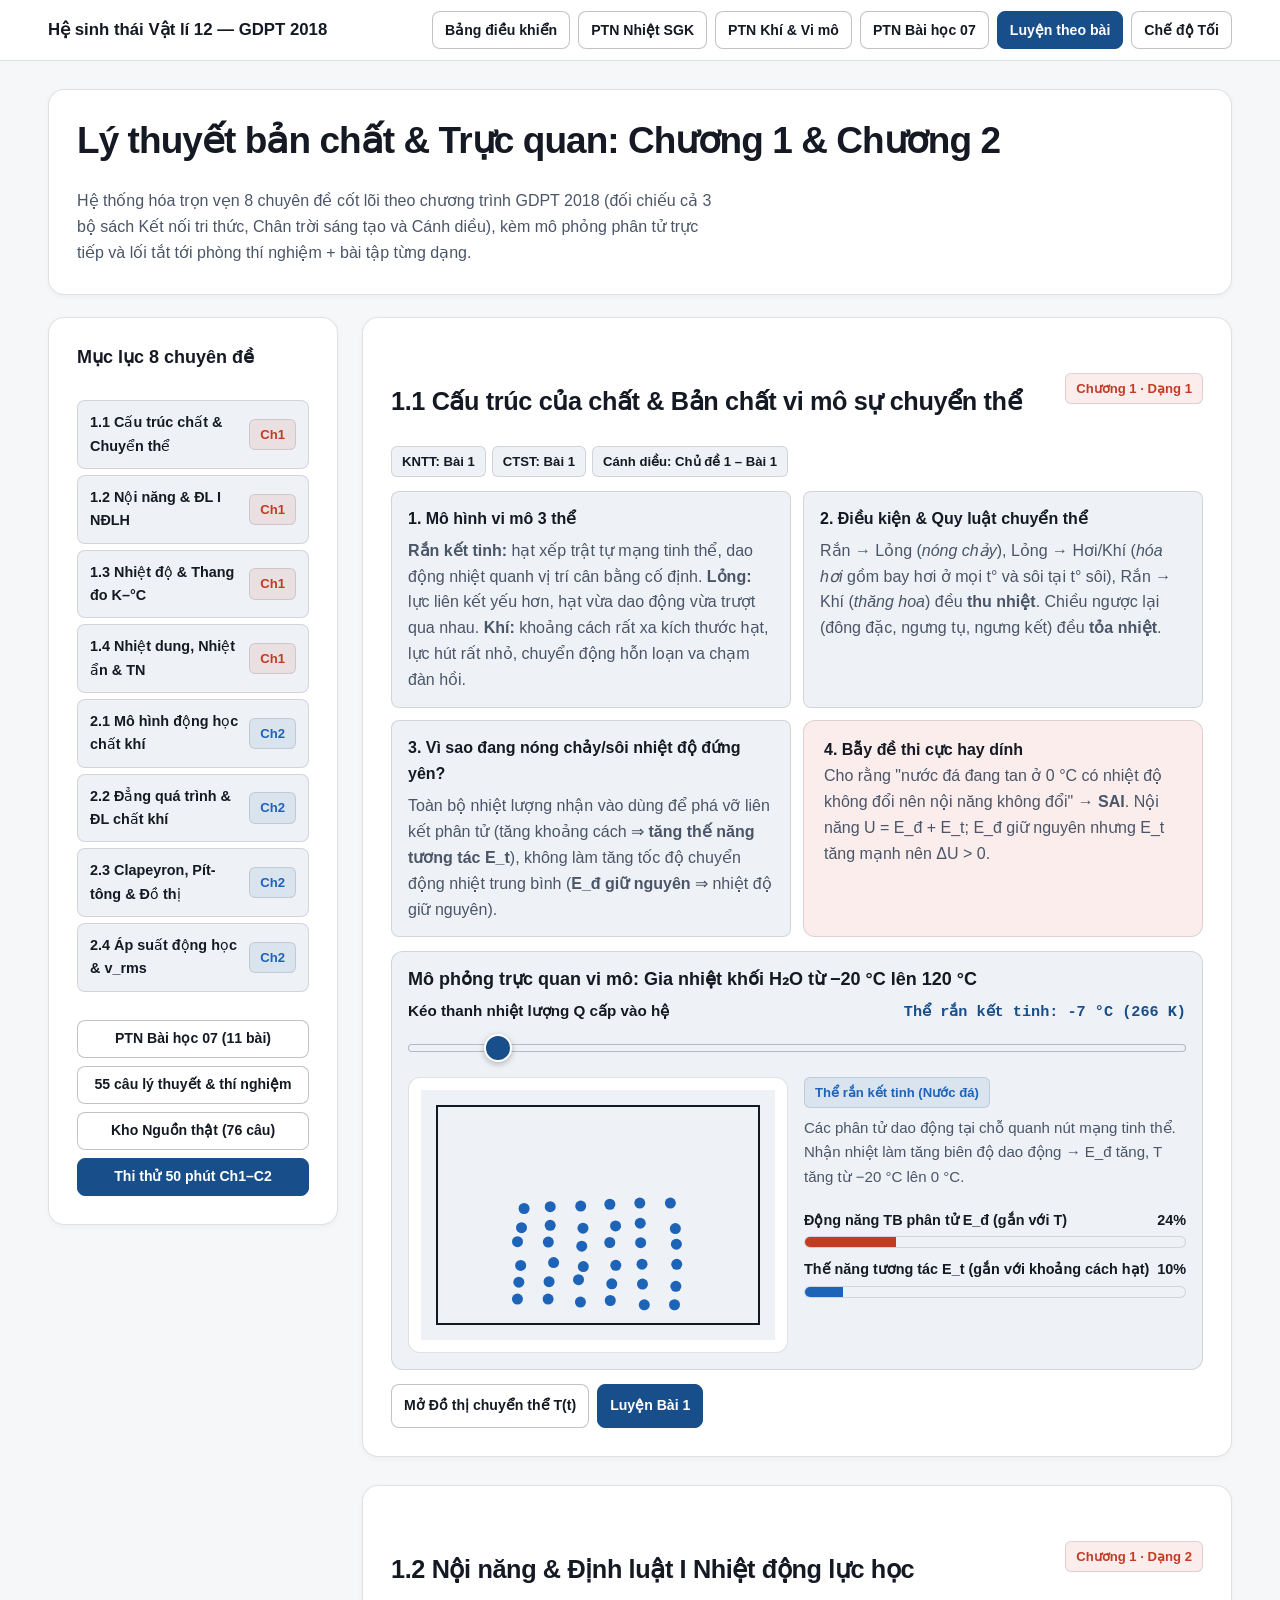
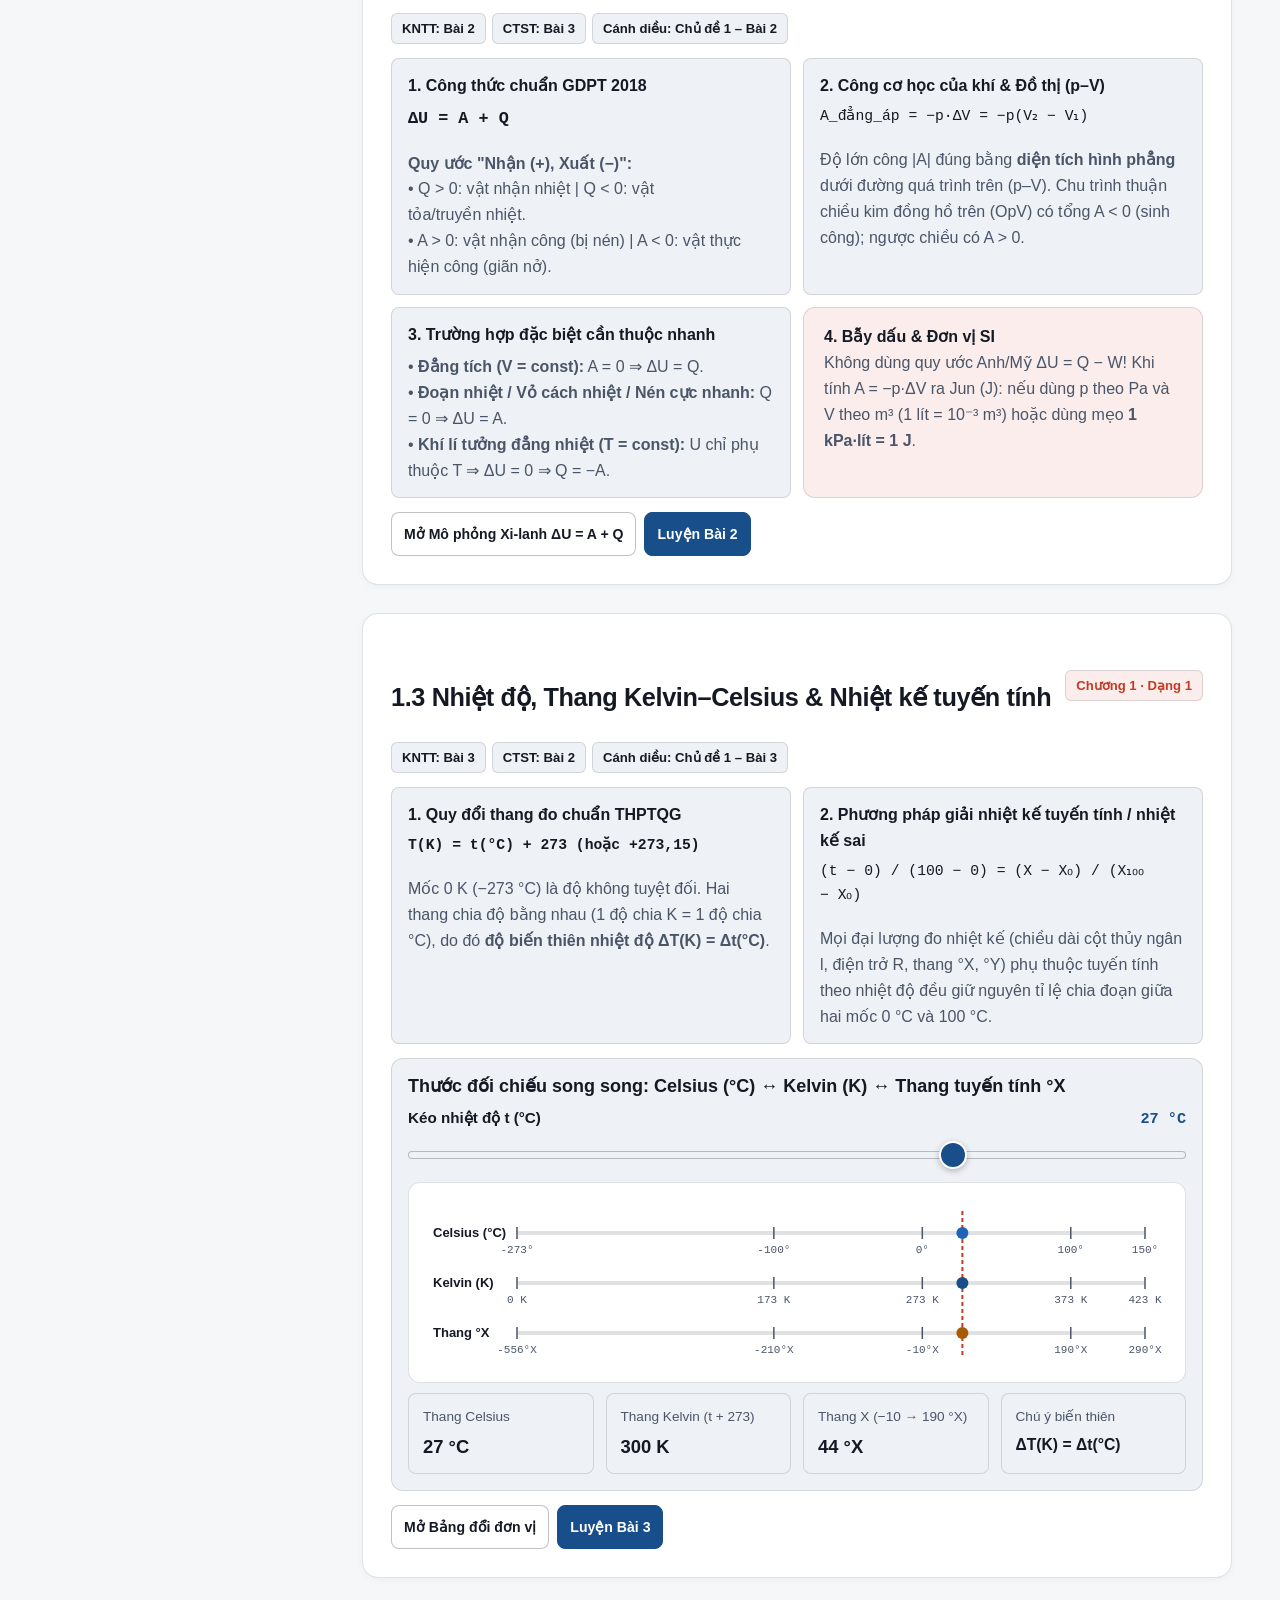
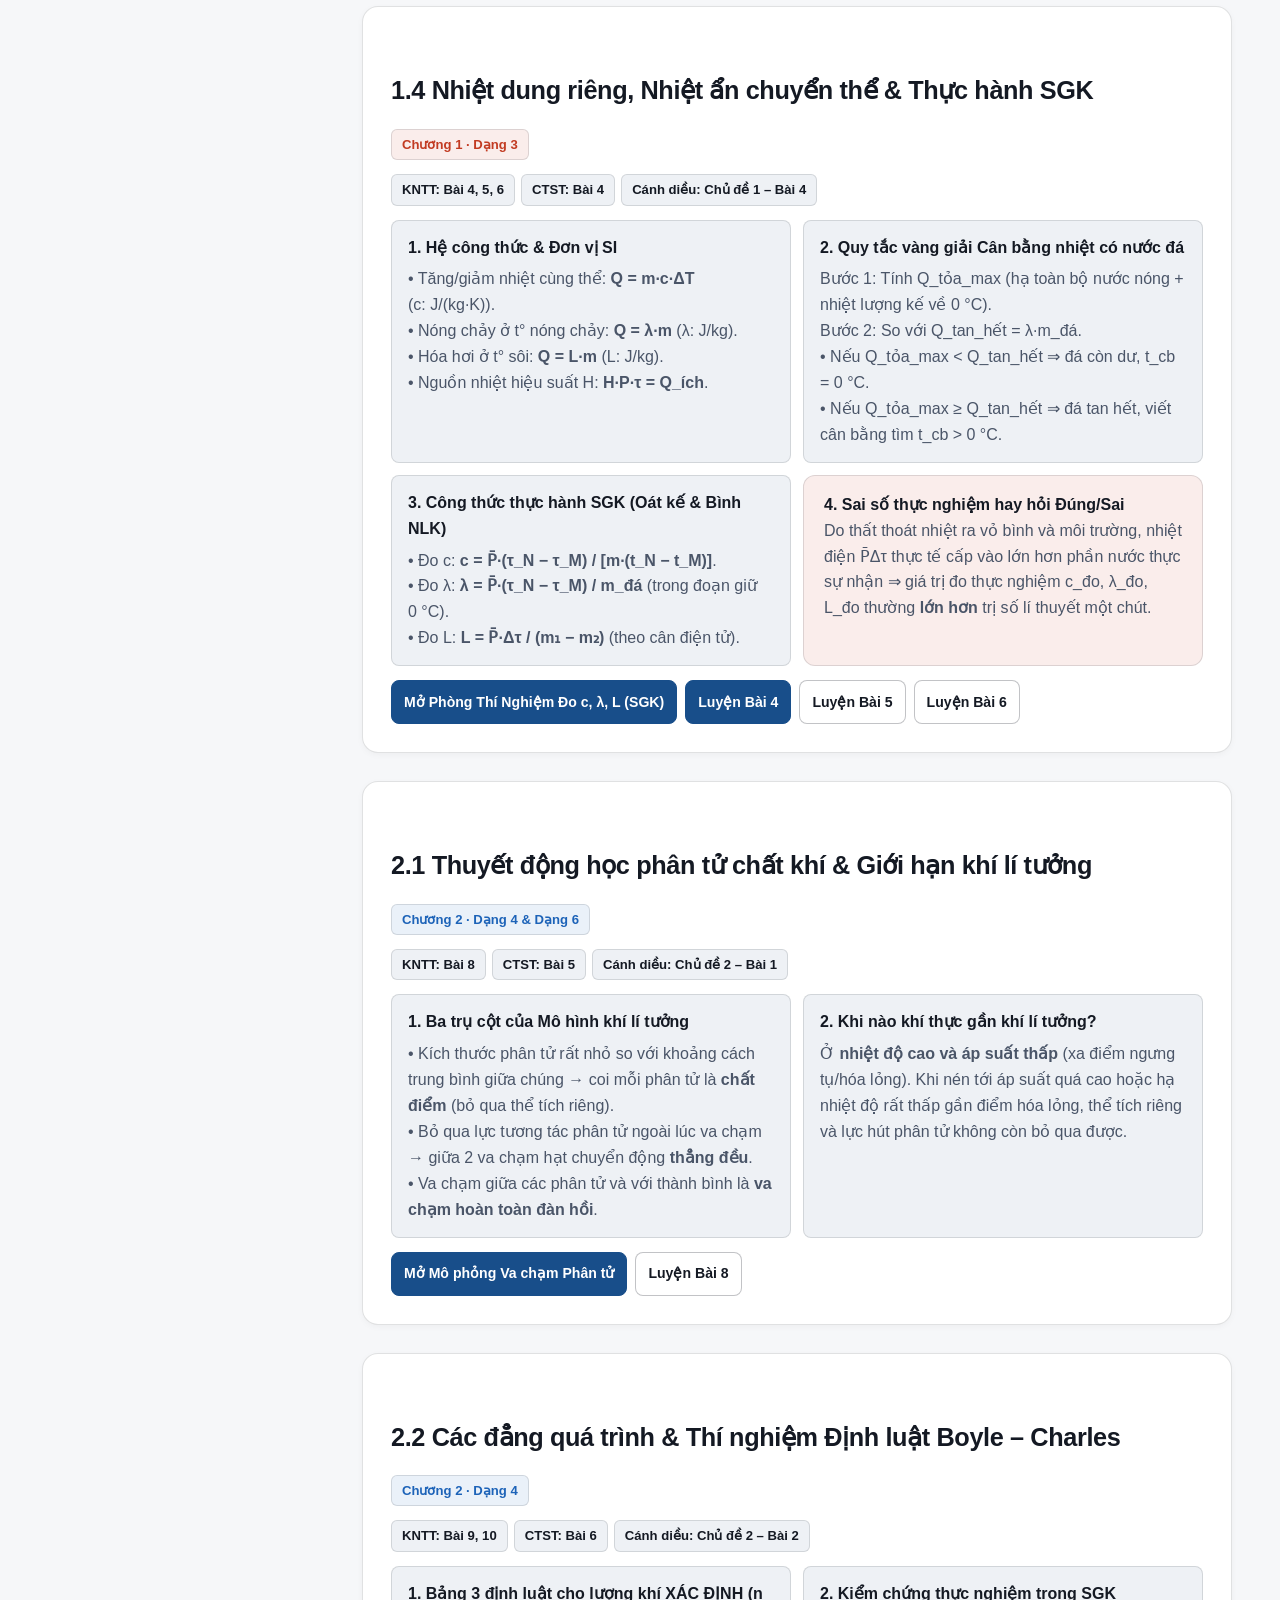
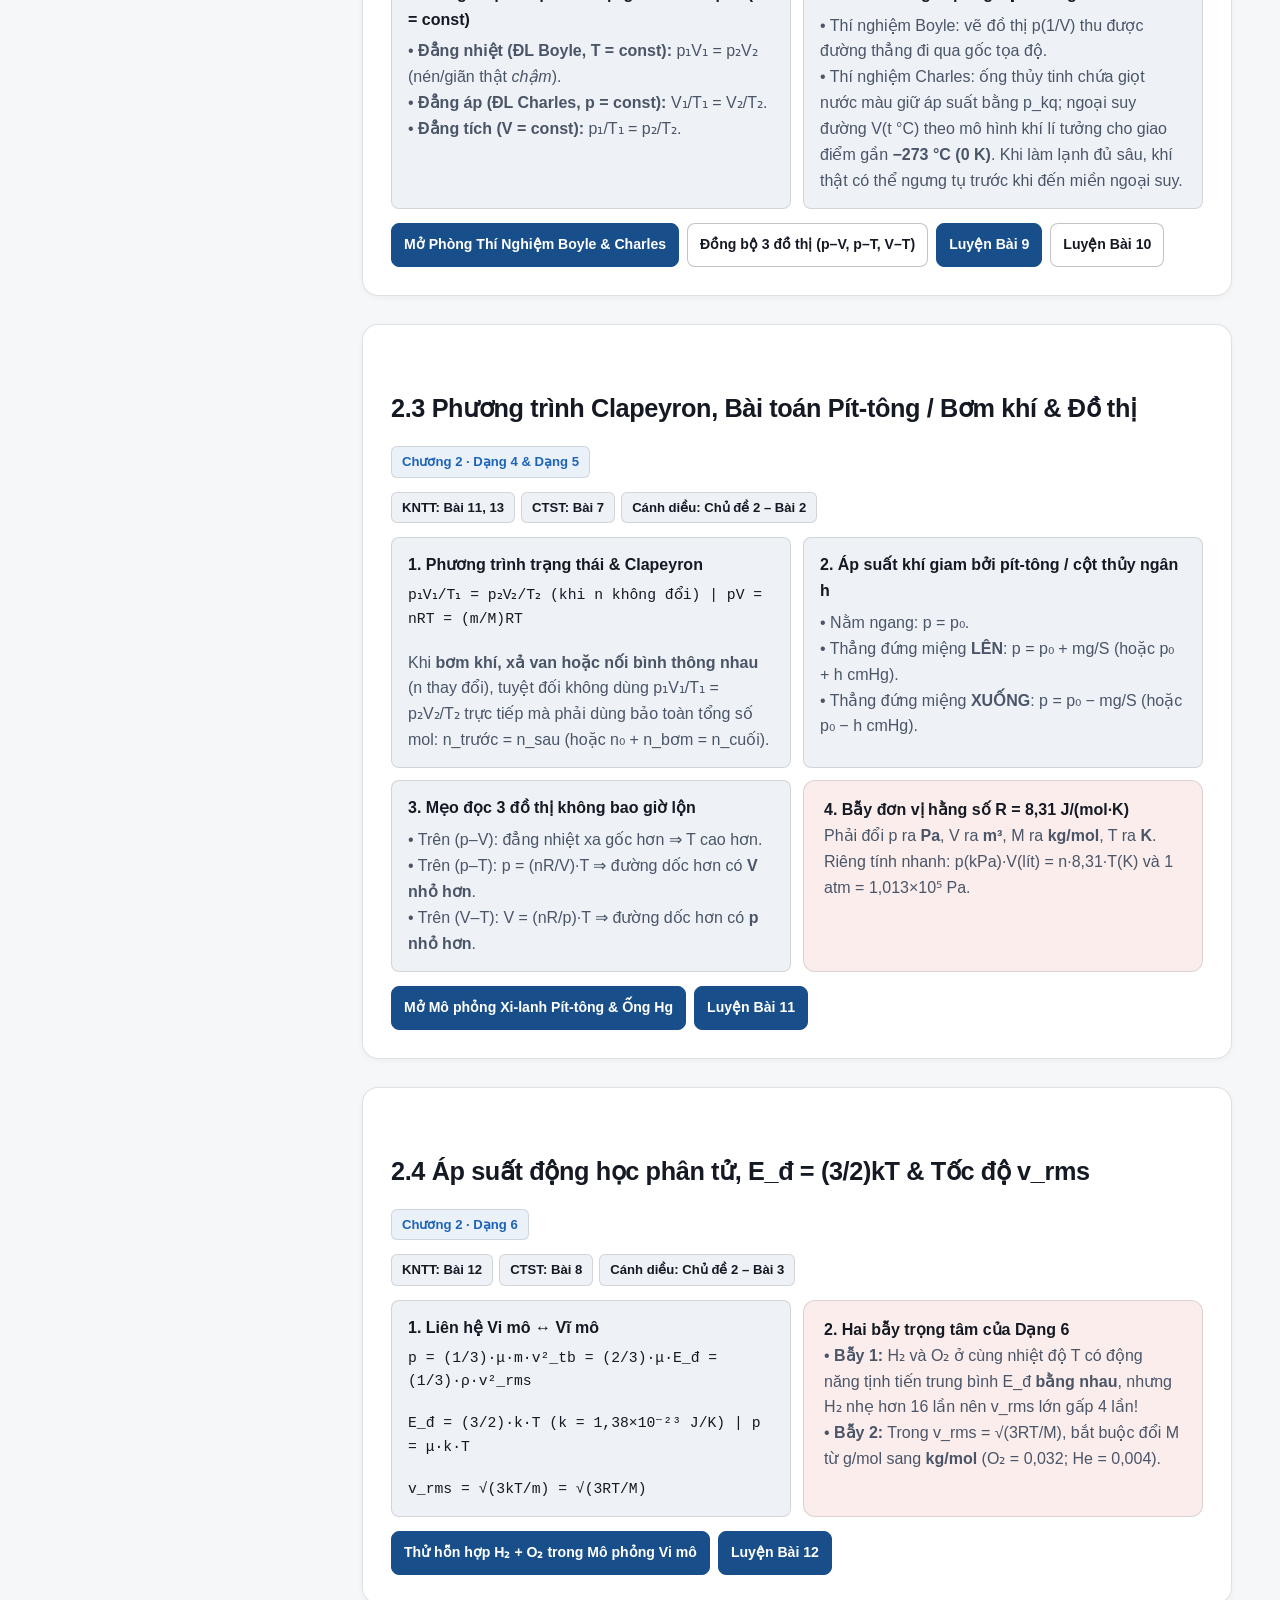
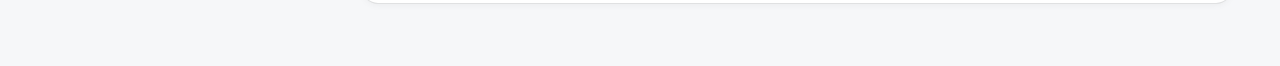
<file: ly_thuyet/ch1_ch2_truc_quan.html>
<!DOCTYPE html>
<html lang="vi">
<head>
  <meta charset="UTF-8">
  <meta name="viewport" content="width=device-width, initial-scale=1.0">
  <title>Lý thuyết chuyên sâu &amp; Trực quan Chương 1–2 — Vật lí 12 GDPT 2018</title>
  <meta name="theme-color" content="#184E8A">
  <link rel="icon" type="image/svg+xml" href="../assets/icon.svg">
  <link rel="stylesheet" href="../assets/style.css">
  <style>
    .theory-shell {
      display: grid;
      grid-template-columns: 1fr;
      gap: 24px;
      margin-top: 22px;
      align-items: start;
    }
    @media (min-width: 960px) {
      .theory-shell {
        grid-template-columns: 290px minmax(0, 1fr);
      }
      .theory-toc {
        position: sticky;
        top: 76px;
      }
    }
    .toc-list {
      display: flex;
      flex-direction: column;
      gap: 6px;
      margin-top: 10px;
    }
    .toc-link {
      display: flex;
      align-items: center;
      justify-content: space-between;
      gap: 8px;
      padding: 10px 12px;
      border-radius: var(--radius-sm);
      border: 1px solid var(--border);
      background-color: var(--surface-alt);
      color: var(--ink);
      font-size: 0.9rem;
      font-weight: 550;
      min-height: 44px;
      text-decoration: none;
    }
    .toc-link:hover {
      border-color: var(--accent);
      background-color: var(--accent-subtle);
      text-decoration: none;
    }
    .theory-body {
      display: flex;
      flex-direction: column;
      gap: 28px;
      min-width: 0;
    }
    .topic-card .btn {
      white-space: normal;
      min-height: 44px;
    }
    .topic-card {
      scroll-margin-top: 84px;
    }
    .book-map {
      display: flex;
      flex-wrap: wrap;
      gap: 6px;
    }
    .layer-grid {
      display: grid;
      grid-template-columns: 1fr;
      gap: 12px;
    }
    @media (min-width: 720px) {
      .layer-grid {
        grid-template-columns: repeat(2, minmax(0, 1fr));
      }
    }
    .layer-box {
      padding: 14px 16px;
      border-radius: var(--radius-sm);
      border: 1px solid var(--border);
      background-color: var(--surface-alt);
      display: flex;
      flex-direction: column;
      gap: 6px;
    }
    .energy-bars {
      display: flex;
      flex-direction: column;
      gap: 10px;
      margin-top: 10px;
    }
    .bar-row {
      display: flex;
      flex-direction: column;
      gap: 4px;
    }
    .bar-head {
      display: flex;
      justify-content: space-between;
      font-size: 0.9rem;
      font-weight: 600;
    }
    .bar-track {
      height: 12px;
      border-radius: 999px;
      background-color: var(--surface-alt);
      border: 1px solid var(--border);
      overflow: hidden;
    }
    .bar-fill-kin {
      height: 100%;
      background-color: var(--phys-warm);
      transition: width 120ms ease;
    }
    .bar-fill-pot {
      height: 100%;
      background-color: var(--phys-cold);
      transition: width 120ms ease;
    }
  </style>
</head>
<body>
  <header class="topbar">
    <div class="wrap topbar-inner">
      <a href="../index.html" class="brand-link">Hệ sinh thái Vật lí 12 — GDPT 2018</a>
      <div class="topbar-actions">
        <a href="../index.html" class="btn btn-sm">Bảng điều khiển</a>
        <a href="../mo_phong/05_thuc_hanh_nhiet_sgk.html" class="btn btn-sm">PTN Nhiệt SGK</a>
        <a href="../mo_phong/06_thuc_hanh_khi_va_dong_hoc.html" class="btn btn-sm">PTN Khí &amp; Vi mô</a>
        <a href="../mo_phong/07_mo_hinh_thi_nghiem_bai_hoc.html" class="btn btn-sm">PTN Bài học 07</a>
        <a href="../luyen_tap/phong_thi_thptqg.html?mode=ly_thuyet_tn" class="btn btn-primary btn-sm">Luyện theo bài</a>
        <button type="button" id="ly-theme-toggle" class="btn btn-sm">Chế độ Tối</button>
      </div>
    </div>
  </header>

  <main class="wrap page-main">
    <div class="card">
      <h1>Lý thuyết bản chất &amp; Trực quan: Chương 1 &amp; Chương 2</h1>
      <p class="muted">Hệ thống hóa trọn vẹn 8 chuyên đề cốt lõi theo chương trình GDPT 2018 (đối chiếu cả 3 bộ sách Kết nối tri thức, Chân trời sáng tạo và Cánh diều), kèm mô phỏng phân tử trực tiếp và lối tắt tới phòng thí nghiệm + bài tập từng dạng.</p>
    </div>

    <div class="theory-shell">
      <!-- MỤC LỤC BÊN TRÁI -->
      <aside class="card theory-toc">
        <h3>Mục lục 8 chuyên đề</h3>
        <div class="toc-list">
          <a href="#cd-1" class="toc-link"><span>1.1 Cấu trúc chất &amp; Chuyển thể</span><span class="tag tag-warm">Ch1</span></a>
          <a href="#cd-2" class="toc-link"><span>1.2 Nội năng &amp; ĐL I NĐLH</span><span class="tag tag-warm">Ch1</span></a>
          <a href="#cd-3" class="toc-link"><span>1.3 Nhiệt độ &amp; Thang đo K–°C</span><span class="tag tag-warm">Ch1</span></a>
          <a href="#cd-4" class="toc-link"><span>1.4 Nhiệt dung, Nhiệt ẩn &amp; TN</span><span class="tag tag-warm">Ch1</span></a>
          <a href="#cd-5" class="toc-link"><span>2.1 Mô hình động học chất khí</span><span class="tag tag-cold">Ch2</span></a>
          <a href="#cd-6" class="toc-link"><span>2.2 Đẳng quá trình &amp; ĐL chất khí</span><span class="tag tag-cold">Ch2</span></a>
          <a href="#cd-7" class="toc-link"><span>2.3 Clapeyron, Pít-tông &amp; Đồ thị</span><span class="tag tag-cold">Ch2</span></a>
          <a href="#cd-8" class="toc-link"><span>2.4 Áp suất động học &amp; v_rms</span><span class="tag tag-cold">Ch2</span></a>
        </div>
        <div class="btn-group" style="margin-top: 14px;">
          <a href="../mo_phong/07_mo_hinh_thi_nghiem_bai_hoc.html" class="btn btn-sm" style="width: 100%;">PTN Bài học 07 (11 bài)</a>
          <a href="../luyen_tap/phong_thi_thptqg.html?mode=ly_thuyet_tn" class="btn btn-sm" style="width: 100%;">55 câu lý thuyết &amp; thí nghiệm</a>
          <a href="../luyen_tap/phong_thi_thptqg.html?mode=nguon_that" class="btn btn-sm" style="width: 100%;">Kho Nguồn thật (76 câu)</a>
          <a href="../luyen_tap/phong_thi_thptqg.html?mode=exam50" class="btn btn-primary btn-sm" style="width: 100%;">Thi thử 50 phút Ch1–C2</a>
        </div>
      </aside>

      <!-- NỘI DUNG 8 CHUYÊN ĐỀ -->
      <div class="theory-body">
        <!-- CHUYÊN ĐỀ 1.1 + MÔ PHỎNG VI MÔ 3 THỂ -->
        <article id="cd-1" class="card topic-card">
          <div class="q-head" style="display: flex; flex-wrap: wrap; justify-content: space-between; gap: 8px; align-items: center;">
            <h2>1.1 Cấu trúc của chất &amp; Bản chất vi mô sự chuyển thể</h2>
            <span class="tag tag-warm">Chương 1 · Dạng 1</span>
          </div>
          <div class="book-map">
            <span class="tag">KNTT: Bài 1</span>
            <span class="tag">CTST: Bài 1</span>
            <span class="tag">Cánh diều: Chủ đề 1 – Bài 1</span>
          </div>

          <div class="layer-grid">
            <div class="layer-box">
              <strong>1. Mô hình vi mô 3 thể</strong>
              <p class="muted"><strong>Rắn kết tinh:</strong> hạt xếp trật tự mạng tinh thể, dao động nhiệt quanh vị trí cân bằng cố định. <strong>Lỏng:</strong> lực liên kết yếu hơn, hạt vừa dao động vừa trượt qua nhau. <strong>Khí:</strong> khoảng cách rất xa kích thước hạt, lực hút rất nhỏ, chuyển động hỗn loạn va chạm đàn hồi.</p>
            </div>
            <div class="layer-box">
              <strong>2. Điều kiện &amp; Quy luật chuyển thể</strong>
              <p class="muted">Rắn → Lỏng (<em>nóng chảy</em>), Lỏng → Hơi/Khí (<em>hóa hơi</em> gồm bay hơi ở mọi t° và sôi tại t° sôi), Rắn → Khí (<em>thăng hoa</em>) đều <strong>thu nhiệt</strong>. Chiều ngược lại (đông đặc, ngưng tụ, ngưng kết) đều <strong>tỏa nhiệt</strong>.</p>
            </div>
            <div class="layer-box">
              <strong>3. Vì sao đang nóng chảy/sôi nhiệt độ đứng yên?</strong>
              <p class="muted">Toàn bộ nhiệt lượng nhận vào dùng để phá vỡ liên kết phân tử (tăng khoảng cách ⇒ <strong>tăng thế năng tương tác E_t</strong>), không làm tăng tốc độ chuyển động nhiệt trung bình (<strong>E_đ giữ nguyên</strong> ⇒ nhiệt độ giữ nguyên).</p>
            </div>
            <div class="notice notice-danger">
              <strong>4. Bẫy đề thi cực hay dính</strong>
              <p class="muted">Cho rằng "nước đá đang tan ở 0 °C có nhiệt độ không đổi nên nội năng không đổi" → <strong>SAI</strong>. Nội năng U = E_đ + E_t; E_đ giữ nguyên nhưng E_t tăng mạnh nên ΔU &gt; 0.</p>
            </div>
          </div>

          <!-- MÔ PHỎNG NHÚNG 1: VI MÔ 3 THỂ -->
          <div class="panel-alt">
            <h3 style="margin-top: 0;">Mô phỏng trực quan vi mô: Gia nhiệt khối H₂O từ −20 °C lên 120 °C</h3>
            <div class="control-group" style="margin-top: 8px;">
              <div class="control-head">
                <label for="rng-micro-heat" class="control-label">Kéo thanh nhiệt lượng Q cấp vào hệ</label>
                <span id="val-micro-heat" class="control-val">Nước đá: −20 °C</span>
              </div>
              <input id="rng-micro-heat" type="range" min="0" max="100" step="1" value="10">
            </div>

            <div class="lab-layout" style="margin-top: 12px; gap: 16px;">
              <div class="canvas-box">
                <canvas id="cv-micro-matter"></canvas>
              </div>
              <div style="display: flex; flex-direction: column; justify-content: space-between; gap: 10px;">
                <div>
                  <div class="tag" id="micro-phase-tag">Thể rắn kết tinh</div>
                  <p id="micro-desc" class="muted" style="margin-top: 8px; font-size: 0.94rem;"></p>
                </div>
                <div class="energy-bars">
                  <div class="bar-row">
                    <div class="bar-head"><span>Động năng TB phân tử E_đ (gắn với T)</span><span id="lbl-ekin" class="num">25%</span></div>
                    <div class="bar-track"><div id="bar-ekin" class="bar-fill-kin" style="width: 25%;"></div></div>
                  </div>
                  <div class="bar-row">
                    <div class="bar-head"><span>Thế năng tương tác E_t (gắn với khoảng cách hạt)</span><span id="lbl-epot" class="num">10%</span></div>
                    <div class="bar-track"><div id="bar-epot" class="bar-fill-pot" style="width: 10%;"></div></div>
                  </div>
                </div>
              </div>
            </div>
          </div>

          <div class="btn-group">
            <a href="../mo_phong/01_chuyen_the_va_nhiet_dong.html" class="btn btn-sm">Mở Đồ thị chuyển thể T(t)</a>
            <a href="../luyen_tap/phong_thi_thptqg.html?mode=ly_thuyet_tn&amp;bai=B1" class="btn btn-primary btn-sm">Luyện Bài 1</a>
          </div>
        </article>

        <!-- CHUYÊN ĐỀ 1.2: NỘI NĂNG & ĐL I NĐLH -->
        <article id="cd-2" class="card topic-card">
          <div class="q-head" style="display: flex; flex-wrap: wrap; justify-content: space-between; gap: 8px; align-items: center;">
            <h2>1.2 Nội năng &amp; Định luật I Nhiệt động lực học</h2>
            <span class="tag tag-warm">Chương 1 · Dạng 2</span>
          </div>
          <div class="book-map">
            <span class="tag">KNTT: Bài 2</span>
            <span class="tag">CTST: Bài 3</span>
            <span class="tag">Cánh diều: Chủ đề 1 – Bài 2</span>
          </div>

          <div class="layer-grid">
            <div class="layer-box">
              <strong>1. Công thức chuẩn GDPT 2018</strong>
              <p class="mono" style="font-size: 1.05rem; font-weight: 700;">ΔU = A + Q</p>
              <p class="muted"><strong>Quy ước "Nhận (+), Xuất (−)":</strong><br>• Q &gt; 0: vật nhận nhiệt | Q &lt; 0: vật tỏa/truyền nhiệt.<br>• A &gt; 0: vật nhận công (bị nén) | A &lt; 0: vật thực hiện công (giãn nở).</p>
            </div>
            <div class="layer-box">
              <strong>2. Công cơ học của khí &amp; Đồ thị (p–V)</strong>
              <p class="mono">A_đẳng_áp = −p·ΔV = −p(V₂ − V₁)</p>
              <p class="muted">Độ lớn công |A| đúng bằng <strong>diện tích hình phẳng</strong> dưới đường quá trình trên (p–V). Chu trình thuận chiều kim đồng hồ trên (OpV) có tổng A &lt; 0 (sinh công); ngược chiều có A &gt; 0.</p>
            </div>
            <div class="layer-box">
              <strong>3. Trường hợp đặc biệt cần thuộc nhanh</strong>
              <p class="muted">• <strong>Đẳng tích (V = const):</strong> A = 0 ⇒ ΔU = Q.<br>• <strong>Đoạn nhiệt / Vỏ cách nhiệt / Nén cực nhanh:</strong> Q = 0 ⇒ ΔU = A.<br>• <strong>Khí lí tưởng đẳng nhiệt (T = const):</strong> U chỉ phụ thuộc T ⇒ ΔU = 0 ⇒ Q = −A.</p>
            </div>
            <div class="notice notice-danger">
              <strong>4. Bẫy dấu &amp; Đơn vị SI</strong>
              <p class="muted">Không dùng quy ước Anh/Mỹ ΔU = Q − W! Khi tính A = −p·ΔV ra Jun (J): nếu dùng p theo Pa và V theo m³ (1 lít = 10⁻³ m³) hoặc dùng mẹo <strong>1 kPa·lít = 1 J</strong>.</p>
            </div>
          </div>

          <div class="btn-group">
            <a href="../mo_phong/01_chuyen_the_va_nhiet_dong.html" class="btn btn-sm">Mở Mô phỏng Xi-lanh ΔU = A + Q</a>
            <a href="../luyen_tap/phong_thi_thptqg.html?mode=ly_thuyet_tn&amp;bai=B2" class="btn btn-primary btn-sm">Luyện Bài 2</a>
          </div>
        </article>

        <!-- CHUYÊN ĐỀ 1.3: THANG NHIỆT ĐỘ + MÔ PHỎNG NHÚNG 2 -->
        <article id="cd-3" class="card topic-card">
          <div class="q-head" style="display: flex; flex-wrap: wrap; justify-content: space-between; gap: 8px; align-items: center;">
            <h2>1.3 Nhiệt độ, Thang Kelvin–Celsius &amp; Nhiệt kế tuyến tính</h2>
            <span class="tag tag-warm">Chương 1 · Dạng 1</span>
          </div>
          <div class="book-map">
            <span class="tag">KNTT: Bài 3</span>
            <span class="tag">CTST: Bài 2</span>
            <span class="tag">Cánh diều: Chủ đề 1 – Bài 3</span>
          </div>

          <div class="layer-grid">
            <div class="layer-box">
              <strong>1. Quy đổi thang đo chuẩn THPTQG</strong>
              <p class="mono" style="font-weight: 700;">T(K) = t(°C) + 273  (hoặc +273,15)</p>
              <p class="muted">Mốc 0 K (−273 °C) là độ không tuyệt đối. Hai thang chia độ bằng nhau (1 độ chia K = 1 độ chia °C), do đó <strong>độ biến thiên nhiệt độ ΔT(K) = Δt(°C)</strong>.</p>
            </div>
            <div class="layer-box">
              <strong>2. Phương pháp giải nhiệt kế tuyến tính / nhiệt kế sai</strong>
              <p class="mono">(t − 0) / (100 − 0) = (X − X₀) / (X₁₀₀ − X₀)</p>
              <p class="muted">Mọi đại lượng đo nhiệt kế (chiều dài cột thủy ngân l, điện trở R, thang °X, °Y) phụ thuộc tuyến tính theo nhiệt độ đều giữ nguyên tỉ lệ chia đoạn giữa hai mốc 0 °C và 100 °C.</p>
            </div>
          </div>

          <!-- MÔ PHỎNG NHÚNG 2: THƯỚC ĐO SONG SONG -->
          <div class="panel-alt">
            <h3 style="margin-top: 0;">Thước đối chiếu song song: Celsius (°C) ↔ Kelvin (K) ↔ Thang tuyến tính °X</h3>
            <div class="control-group" style="margin-top: 8px;">
              <div class="control-head">
                <label for="rng-scale-c" class="control-label">Kéo nhiệt độ t (°C)</label>
                <span id="val-scale-c" class="control-val">27 °C</span>
              </div>
              <input id="rng-scale-c" type="range" min="-273" max="150" step="1" value="27">
            </div>
            <div class="canvas-box" style="margin-top: 10px;">
              <canvas id="cv-temp-scales"></canvas>
            </div>
            <div id="scale-readout" class="stat-grid" style="margin-top: 10px;"></div>
          </div>

          <div class="btn-group">
            <a href="../tra_cuu/hang_so_va_doi_don_vi.html" class="btn btn-sm">Mở Bảng đổi đơn vị</a>
            <a href="../luyen_tap/phong_thi_thptqg.html?mode=ly_thuyet_tn&amp;bai=B3" class="btn btn-primary btn-sm">Luyện Bài 3</a>
          </div>
        </article>

        <!-- CHUYÊN ĐỀ 1.4: NHIỆT DUNG RIÊNG, NHIỆT ẨN & THỰC HÀNH SGK -->
        <article id="cd-4" class="card topic-card">
          <div class="q-head" style="display: flex; flex-wrap: wrap; justify-content: space-between; gap: 8px; align-items: center;">
            <h2>1.4 Nhiệt dung riêng, Nhiệt ẩn chuyển thể &amp; Thực hành SGK</h2>
            <span class="tag tag-warm">Chương 1 · Dạng 3</span>
          </div>
          <div class="book-map">
            <span class="tag">KNTT: Bài 4, 5, 6</span>
            <span class="tag">CTST: Bài 4</span>
            <span class="tag">Cánh diều: Chủ đề 1 – Bài 4</span>
          </div>

          <div class="layer-grid">
            <div class="layer-box">
              <strong>1. Hệ công thức &amp; Đơn vị SI</strong>
              <p class="muted">• Tăng/giảm nhiệt cùng thể: <strong>Q = m·c·ΔT</strong> (c: J/(kg·K)).<br>• Nóng chảy ở t° nóng chảy: <strong>Q = λ·m</strong> (λ: J/kg).<br>• Hóa hơi ở t° sôi: <strong>Q = L·m</strong> (L: J/kg).<br>• Nguồn nhiệt hiệu suất H: <strong>H·P·τ = Q_ích</strong>.</p>
            </div>
            <div class="layer-box">
              <strong>2. Quy tắc vàng giải Cân bằng nhiệt có nước đá</strong>
              <p class="muted">Bước 1: Tính Q_tỏa_max (hạ toàn bộ nước nóng + nhiệt lượng kế về 0 °C).<br>Bước 2: So với Q_tan_hết = λ·m_đá.<br>• Nếu Q_tỏa_max &lt; Q_tan_hết ⇒ đá còn dư, t_cb = 0 °C.<br>• Nếu Q_tỏa_max ≥ Q_tan_hết ⇒ đá tan hết, viết cân bằng tìm t_cb &gt; 0 °C.</p>
            </div>
            <div class="layer-box">
              <strong>3. Công thức thực hành SGK (Oát kế &amp; Bình NLK)</strong>
              <p class="muted">• Đo c: <strong>c = P̄·(τ_N − τ_M) / [m·(t_N − t_M)]</strong>.<br>• Đo λ: <strong>λ = P̄·(τ_N − τ_M) / m_đá</strong> (trong đoạn giữ 0 °C).<br>• Đo L: <strong>L = P̄·Δτ / (m₁ − m₂)</strong> (theo cân điện tử).</p>
            </div>
            <div class="notice notice-danger">
              <strong>4. Sai số thực nghiệm hay hỏi Đúng/Sai</strong>
              <p class="muted">Do thất thoát nhiệt ra vỏ bình và môi trường, nhiệt điện P̄Δτ thực tế cấp vào lớn hơn phần nước thực sự nhận ⇒ giá trị đo thực nghiệm c_đo, λ_đo, L_đo thường <strong>lớn hơn</strong> trị số lí thuyết một chút.</p>
            </div>
          </div>

          <div class="btn-group">
            <a href="../mo_phong/05_thuc_hanh_nhiet_sgk.html" class="btn btn-primary btn-sm">Mở Phòng Thí Nghiệm Đo c, λ, L (SGK)</a>
            <a href="../luyen_tap/phong_thi_thptqg.html?mode=ly_thuyet_tn&amp;bai=B4" class="btn btn-primary btn-sm">Luyện Bài 4</a>
            <a href="../luyen_tap/phong_thi_thptqg.html?mode=ly_thuyet_tn&amp;bai=B5" class="btn btn-sm">Luyện Bài 5</a>
            <a href="../luyen_tap/phong_thi_thptqg.html?mode=ly_thuyet_tn&amp;bai=B6" class="btn btn-sm">Luyện Bài 6</a>
          </div>
        </article>

        <!-- CHUYÊN ĐỀ 2.1: MÔ HÌNH ĐỘNG HỌC PHÂN TỬ CHẤT KHÍ -->
        <article id="cd-5" class="card topic-card">
          <div class="q-head" style="display: flex; flex-wrap: wrap; justify-content: space-between; gap: 8px; align-items: center;">
            <h2>2.1 Thuyết động học phân tử chất khí &amp; Giới hạn khí lí tưởng</h2>
            <span class="tag tag-cold">Chương 2 · Dạng 4 &amp; Dạng 6</span>
          </div>
          <div class="book-map">
            <span class="tag">KNTT: Bài 8</span>
            <span class="tag">CTST: Bài 5</span>
            <span class="tag">Cánh diều: Chủ đề 2 – Bài 1</span>
          </div>

          <div class="layer-grid">
            <div class="layer-box">
              <strong>1. Ba trụ cột của Mô hình khí lí tưởng</strong>
              <p class="muted">• Kích thước phân tử rất nhỏ so với khoảng cách trung bình giữa chúng → coi mỗi phân tử là <strong>chất điểm</strong> (bỏ qua thể tích riêng).<br>• Bỏ qua lực tương tác phân tử ngoài lúc va chạm → giữa 2 va chạm hạt chuyển động <strong>thẳng đều</strong>.<br>• Va chạm giữa các phân tử và với thành bình là <strong>va chạm hoàn toàn đàn hồi</strong>.</p>
            </div>
            <div class="layer-box">
              <strong>2. Khi nào khí thực gần khí lí tưởng?</strong>
              <p class="muted">Ở <strong>nhiệt độ cao và áp suất thấp</strong> (xa điểm ngưng tụ/hóa lỏng). Khi nén tới áp suất quá cao hoặc hạ nhiệt độ rất thấp gần điểm hóa lỏng, thể tích riêng và lực hút phân tử không còn bỏ qua được.</p>
            </div>
          </div>

          <div class="btn-group">
            <a href="../mo_phong/06_thuc_hanh_khi_va_dong_hoc.html" class="btn btn-primary btn-sm">Mở Mô phỏng Va chạm Phân tử</a>
            <a href="../luyen_tap/phong_thi_thptqg.html?mode=ly_thuyet_tn&amp;bai=B8" class="btn btn-sm">Luyện Bài 8</a>
          </div>
        </article>

        <!-- CHUYÊN ĐỀ 2.2: ĐẲNG QUÁ TRÌNH & THÍ NGHIỆM BOYLE – CHARLES -->
        <article id="cd-6" class="card topic-card">
          <div class="q-head" style="display: flex; flex-wrap: wrap; justify-content: space-between; gap: 8px; align-items: center;">
            <h2>2.2 Các đẳng quá trình &amp; Thí nghiệm Định luật Boyle – Charles</h2>
            <span class="tag tag-cold">Chương 2 · Dạng 4</span>
          </div>
          <div class="book-map">
            <span class="tag">KNTT: Bài 9, 10</span>
            <span class="tag">CTST: Bài 6</span>
            <span class="tag">Cánh diều: Chủ đề 2 – Bài 2</span>
          </div>

          <div class="layer-grid">
            <div class="layer-box">
              <strong>1. Bảng 3 định luật cho lượng khí XÁC ĐỊNH (n = const)</strong>
              <p class="muted">• <strong>Đẳng nhiệt (ĐL Boyle, T = const):</strong> p₁V₁ = p₂V₂ (nén/giãn thật <em>chậm</em>).<br>• <strong>Đẳng áp (ĐL Charles, p = const):</strong> V₁/T₁ = V₂/T₂.<br>• <strong>Đẳng tích (V = const):</strong> p₁/T₁ = p₂/T₂.</p>
            </div>
            <div class="layer-box">
              <strong>2. Kiểm chứng thực nghiệm trong SGK</strong>
              <p class="muted">• Thí nghiệm Boyle: vẽ đồ thị p(1/V) thu được đường thẳng đi qua gốc tọa độ.<br>• Thí nghiệm Charles: ống thủy tinh chứa giọt nước màu giữ áp suất bằng p_kq; ngoại suy đường V(t °C) theo mô hình khí lí tưởng cho giao điểm gần <strong>−273 °C (0 K)</strong>. Khi làm lạnh đủ sâu, khí thật có thể ngưng tụ trước khi đến miền ngoại suy.</p>
            </div>
          </div>

          <div class="btn-group">
            <a href="../mo_phong/06_thuc_hanh_khi_va_dong_hoc.html#tab-lab2" class="btn btn-primary btn-sm">Mở Phòng Thí Nghiệm Boyle &amp; Charles</a>
            <a href="../mo_phong/02_do_thi_khi_li_tuong.html" class="btn btn-sm">Đồng bộ 3 đồ thị (p–V, p–T, V–T)</a>
            <a href="../luyen_tap/phong_thi_thptqg.html?mode=ly_thuyet_tn&amp;bai=B9" class="btn btn-primary btn-sm">Luyện Bài 9</a>
            <a href="../luyen_tap/phong_thi_thptqg.html?mode=ly_thuyet_tn&amp;bai=B10" class="btn btn-sm">Luyện Bài 10</a>
          </div>
        </article>

        <!-- CHUYÊN ĐỀ 2.3: CLAPEYRON, PÍT-TÔNG & ĐỒ THỊ -->
        <article id="cd-7" class="card topic-card">
          <div class="q-head" style="display: flex; flex-wrap: wrap; justify-content: space-between; gap: 8px; align-items: center;">
            <h2>2.3 Phương trình Clapeyron, Bài toán Pít-tông / Bơm khí &amp; Đồ thị</h2>
            <span class="tag tag-cold">Chương 2 · Dạng 4 &amp; Dạng 5</span>
          </div>
          <div class="book-map">
            <span class="tag">KNTT: Bài 11, 13</span>
            <span class="tag">CTST: Bài 7</span>
            <span class="tag">Cánh diều: Chủ đề 2 – Bài 2</span>
          </div>

          <div class="layer-grid">
            <div class="layer-box">
              <strong>1. Phương trình trạng thái &amp; Clapeyron</strong>
              <p class="mono">p₁V₁/T₁ = p₂V₂/T₂ (khi n không đổi) | pV = nRT = (m/M)RT</p>
              <p class="muted">Khi <strong>bơm khí, xả van hoặc nối bình thông nhau</strong> (n thay đổi), tuyệt đối không dùng p₁V₁/T₁ = p₂V₂/T₂ trực tiếp mà phải dùng bảo toàn tổng số mol: n_trước = n_sau (hoặc n₀ + n_bơm = n_cuối).</p>
            </div>
            <div class="layer-box">
              <strong>2. Áp suất khí giam bởi pít-tông / cột thủy ngân h</strong>
              <p class="muted">• Nằm ngang: p = p₀.<br>• Thẳng đứng miệng <strong>LÊN</strong>: p = p₀ + mg/S (hoặc p₀ + h cmHg).<br>• Thẳng đứng miệng <strong>XUỐNG</strong>: p = p₀ − mg/S (hoặc p₀ − h cmHg).</p>
            </div>
            <div class="layer-box">
              <strong>3. Mẹo đọc 3 đồ thị không bao giờ lộn</strong>
              <p class="muted">• Trên (p–V): đẳng nhiệt xa gốc hơn ⇒ T cao hơn.<br>• Trên (p–T): p = (nR/V)·T ⇒ đường dốc hơn có <strong>V nhỏ hơn</strong>.<br>• Trên (V–T): V = (nR/p)·T ⇒ đường dốc hơn có <strong>p nhỏ hơn</strong>.</p>
            </div>
            <div class="notice notice-danger">
              <strong>4. Bẫy đơn vị hằng số R = 8,31 J/(mol·K)</strong>
              <p class="muted">Phải đổi p ra <strong>Pa</strong>, V ra <strong>m³</strong>, M ra <strong>kg/mol</strong>, T ra <strong>K</strong>. Riêng tính nhanh: p(kPa)·V(lít) = n·8,31·T(K) và 1 atm = 1,013×10⁵ Pa.</p>
            </div>
          </div>

          <div class="btn-group">
            <a href="../mo_phong/06_thuc_hanh_khi_va_dong_hoc.html#tab-piston" class="btn btn-primary btn-sm">Mở Mô phỏng Xi-lanh Pít-tông &amp; Ống Hg</a>
            <a href="../luyen_tap/phong_thi_thptqg.html?mode=ly_thuyet_tn&amp;bai=B11" class="btn btn-primary btn-sm">Luyện Bài 11</a>
          </div>
        </article>

        <!-- CHUYÊN ĐỀ 2.4: ÁP SUẤT ĐỘNG HỌC & ĐỘNG NĂNG PHÂN TỬ -->
        <article id="cd-8" class="card topic-card">
          <div class="q-head" style="display: flex; flex-wrap: wrap; justify-content: space-between; gap: 8px; align-items: center;">
            <h2>2.4 Áp suất động học phân tử, E_đ = (3/2)kT &amp; Tốc độ v_rms</h2>
            <span class="tag tag-cold">Chương 2 · Dạng 6</span>
          </div>
          <div class="book-map">
            <span class="tag">KNTT: Bài 12</span>
            <span class="tag">CTST: Bài 8</span>
            <span class="tag">Cánh diều: Chủ đề 2 – Bài 3</span>
          </div>

          <div class="layer-grid">
            <div class="layer-box">
              <strong>1. Liên hệ Vi mô ↔ Vĩ mô</strong>
              <p class="mono">p = (1/3)·μ·m·v²_tb = (2/3)·μ·E_đ = (1/3)·ρ·v²_rms</p>
              <p class="mono">E_đ = (3/2)·k·T (k = 1,38×10⁻²³ J/K) | p = μ·k·T</p>
              <p class="mono">v_rms = √(3kT/m) = √(3RT/M)</p>
            </div>
            <div class="notice notice-danger">
              <strong>2. Hai bẫy trọng tâm của Dạng 6</strong>
              <p class="muted">• <strong>Bẫy 1:</strong> H₂ và O₂ ở cùng nhiệt độ T có động năng tịnh tiến trung bình E_đ <strong>bằng nhau</strong>, nhưng H₂ nhẹ hơn 16 lần nên v_rms lớn gấp 4 lần!<br>• <strong>Bẫy 2:</strong> Trong v_rms = √(3RT/M), bắt buộc đổi M từ g/mol sang <strong>kg/mol</strong> (O₂ = 0,032; He = 0,004).</p>
            </div>
          </div>

          <div class="btn-group">
            <a href="../mo_phong/06_thuc_hanh_khi_va_dong_hoc.html" class="btn btn-primary btn-sm">Thử hỗn hợp H₂ + O₂ trong Mô phỏng Vi mô</a>
            <a href="../luyen_tap/phong_thi_thptqg.html?mode=ly_thuyet_tn&amp;bai=B12" class="btn btn-primary btn-sm">Luyện Bài 12</a>
          </div>
        </article>
      </div>
    </div>
  </main>

  <script src="../assets/common.js"></script>
  <script>
    (function () {
      'use strict';
      var C = window.LY_COMMON;
      C.initShell();

      /* ================= MÔ PHỎNG NHÚNG 1: VI MÔ 3 THỂ H₂O ================= */
      var rngHeat = document.getElementById('rng-micro-heat');
      var valHeat = document.getElementById('val-micro-heat');
      var phaseTag = document.getElementById('micro-phase-tag');
      var microDesc = document.getElementById('micro-desc');
      var barKin = document.getElementById('bar-ekin');
      var barPot = document.getElementById('bar-epot');
      var lblKin = document.getElementById('lbl-ekin');
      var lblPot = document.getElementById('lbl-epot');
      var cvMicro = document.getElementById('cv-micro-matter');

      var N_PARTICLES = 36;
      var particles = [];
      for (var i = 0; i < N_PARTICLES; i++) {
        var row = Math.floor(i / 6);
        var col = i % 6;
        particles.push({
          gx: col,
          gy: row,
          x: 0.25 + col * 0.1,
          y: 0.48 + row * 0.085,
          vx: (Math.random() - 0.5) * 0.012,
          vy: (Math.random() - 0.5) * 0.012,
          phase: Math.random() * Math.PI * 2
        });
      }

      function computeThermalState(u) {
        /* u in [0..100]: 0-15 Solid (-20..0), 15-40 Melting (0), 40-62 Liquid (0..100), 62-88 Boiling (100), 88-100 Vapor (100..120) */
        if (u <= 15) {
          var f = u / 15;
          return {
            stage: 'solid',
            tempC: -20 + f * 20,
            meltFrac: 0,
            boilFrac: 0,
            kinPct: 12 + f * 18,
            potPct: 10,
            tag: 'Thể rắn kết tinh (Nước đá)',
            desc: 'Các phân tử dao động tại chỗ quanh nút mạng tinh thể. Nhận nhiệt làm tăng biên độ dao động → E_đ tăng, T tăng từ −20 °C lên 0 °C.'
          };
        }
        if (u <= 40) {
          var fm = (u - 15) / 25;
          return {
            stage: 'melting',
            tempC: 0,
            meltFrac: fm,
            boilFrac: 0,
            kinPct: 30,
            potPct: 10 + fm * 35,
            tag: 'Đang nóng chảy ở 0 °C (Rắn + Lỏng)',
            desc: 'Nhiệt độ dừng ở 0 °C nên E_đ giữ nguyên (30%), nhiệt lượng cấp vào dùng phá vỡ liên kết tinh thể → E_t tăng mạnh, nội năng tăng.'
          };
        }
        if (u <= 62) {
          var fl = (u - 40) / 22;
          return {
            stage: 'liquid',
            tempC: fl * 100,
            meltFrac: 1,
            boilFrac: 0,
            kinPct: 30 + fl * 42,
            potPct: 45 + fl * 5,
            tag: 'Thể lỏng (Nước đang nóng lên)',
            desc: 'Phân tử trượt linh động qua nhau gần đáy bình. Nhiệt độ tăng từ 0 °C lên 100 °C → tốc độ chuyển động nhiệt (E_đ) tăng đều.'
          };
        }
        if (u <= 88) {
          var fb = (u - 62) / 26;
          return {
            stage: 'boiling',
            tempC: 100,
            meltFrac: 1,
            boilFrac: fb,
            kinPct: 72,
            potPct: 50 + fb * 45,
            tag: 'Đang sôi ở 100 °C (Lỏng + Hơi)',
            desc: 'Nhiệt độ dừng ở 100 °C nên E_đ đứng yên (72%), các phân tử thắng hẳn lực liên kết để tách ra làm hơi → E_t tăng vọt.'
          };
        }
        var fv = (u - 88) / 12;
        return {
          stage: 'gas',
          tempC: 100 + fv * 20,
          meltFrac: 1,
          boilFrac: 1,
          kinPct: 72 + fv * 23,
          potPct: 95,
          tag: 'Thể khí / Hơi nước quá nhiệt',
          desc: 'Toàn bộ phân tử đã tách xa nhau, bay hỗn loạn tự do khắp thể tích bình chứa và va chạm đàn hồi vào thành bình.'
        };
      }

      var lastTs = performance.now();
      function updateMicroUI(state) {
        valHeat.textContent = state.tag.split(' (')[0] + ': ' + C.fmt(state.tempC, 0) + ' °C (' + C.fmt(state.tempC + 273, 0) + ' K)';
        phaseTag.textContent = state.tag;
        phaseTag.className = 'tag ' + (state.stage === 'melting' || state.stage === 'boiling' ? 'tag-phase' : (state.stage === 'solid' ? 'tag-cold' : 'tag-warm'));
        microDesc.textContent = state.desc;
        barKin.style.width = Math.round(state.kinPct) + '%';
        barPot.style.width = Math.round(state.potPct) + '%';
        lblKin.textContent = Math.round(state.kinPct) + '%';
        lblPot.textContent = Math.round(state.potPct) + '%';
      }

      function stepMicro(now) {
        var dt = Math.min(0.04, (now - lastTs) / 1000);
        lastTs = now;
        var u = Number(rngHeat.value);
        var st = computeThermalState(u);
        var cols = C.getColors();
        var setup = C.setupCanvas(cvMicro, 250);
        var ctx = setup.ctx;
        var W = setup.width;
        var H = setup.height;

        ctx.clearRect(0, 0, W, H);
        ctx.fillStyle = cols.bgAlt;
        ctx.fillRect(0, 0, W, H);

        var pad = 16;
        var bw = W - pad * 2;
        var bh = H - pad * 2;
        ctx.strokeStyle = cols.ink;
        ctx.lineWidth = 2;
        ctx.strokeRect(pad, pad, bw, bh);

        /* Vẽ mực nước nền ở trạng thái lỏng/nóng chảy/sôi */
        if (st.meltFrac > 0 && st.boilFrac < 1) {
          var liquidTop = pad + bh * (0.48 + st.boilFrac * 0.42);
          ctx.fillStyle = cols.grid;
          ctx.fillRect(pad + 1, liquidTop, bw - 2, pad + bh - liquidTop - 1);
        }

        var gasCount = Math.round(st.boilFrac * N_PARTICLES);
        var solidCount = Math.round((1 - st.meltFrac) * N_PARTICLES);
        var timeSec = now * 0.001;
        var speedScale = (0.35 + st.kinPct / 45) * dt * 1.4;

        for (var i = 0; i < N_PARTICLES; i++) {
          var p = particles[i];
          var isGas = i < gasCount;
          var isSolid = !isGas && (N_PARTICLES - 1 - i) < solidCount;

          if (isSolid) {
            var anchorX = pad + bw * (0.26 + p.gx * 0.095);
            var anchorY = pad + bh * (0.46 + p.gy * 0.088);
            var amp = 1.6 + (st.kinPct / 30) * 2.2;
            p.px = anchorX + Math.sin(timeSec * 14 + p.phase) * amp;
            p.py = anchorY + Math.cos(timeSec * 13 + p.phase * 1.3) * amp;
            ctx.fillStyle = cols.cold;
          } else if (isGas) {
            p.x += p.vx * speedScale * 48;
            p.y += p.vy * speedScale * 48;
            if (p.x < 0.04) { p.x = 0.04; p.vx = Math.abs(p.vx); }
            if (p.x > 0.96) { p.x = 0.96; p.vx = -Math.abs(p.vx); }
            if (p.y < 0.06) { p.y = 0.06; p.vy = Math.abs(p.vy); }
            if (p.y > 0.94) { p.y = 0.94; p.vy = -Math.abs(p.vy); }
            p.px = pad + bw * p.x;
            p.py = pad + bh * p.y;
            ctx.fillStyle = cols.warm;
          } else {
            /* Lỏng: giới hạn nửa dưới bình */
            p.x += p.vx * speedScale * 22;
            p.y += p.vy * speedScale * 18;
            if (p.x < 0.08) { p.x = 0.08; p.vx = Math.abs(p.vx); }
            if (p.x > 0.92) { p.x = 0.92; p.vx = -Math.abs(p.vx); }
            if (p.y < 0.54) { p.y = 0.54; p.vy = Math.abs(p.vy); }
            if (p.y > 0.94) { p.y = 0.94; p.vy = -Math.abs(p.vy); }
            p.px = pad + bw * p.x;
            p.py = pad + bh * p.y;
            ctx.fillStyle = cols.accent;
          }

          ctx.beginPath();
          ctx.arc(p.px, p.py, 5.5, 0, Math.PI * 2);
          ctx.fill();
        }

        requestAnimationFrame(stepMicro);
      }

      rngHeat.addEventListener('input', function () {
        updateMicroUI(computeThermalState(Number(rngHeat.value)));
      });
      updateMicroUI(computeThermalState(Number(rngHeat.value)));
      requestAnimationFrame(stepMicro);

      /* ================= MÔ PHỎNG NHÚNG 2: THƯỚC ĐO SONG SONG ================= */
      var rngScale = document.getElementById('rng-scale-c');
      var valScale = document.getElementById('val-scale-c');
      var cvScale = document.getElementById('cv-temp-scales');
      var scaleReadout = document.getElementById('scale-readout');

      function drawScales() {
        var tC = Number(rngScale.value);
        var TK = tC + 273;
        var tX = -10 + 2 * tC; /* Thang mau: 0 C = -10 X, 100 C = 190 X */
        valScale.textContent = tC + ' °C';

        var cols = C.getColors();
        var setup = C.setupCanvas(cvScale, 175);
        var ctx = setup.ctx;
        var W = setup.width;
        var H = setup.height;

        ctx.clearRect(0, 0, W, H);
        ctx.fillStyle = cols.bg;
        ctx.fillRect(0, 0, W, H);

        var left = 96;
        var right = W - 28;
        var span = Math.max(120, right - left);
        function toX(cVal) {
          return left + ((cVal - (-273)) / (150 - (-273))) * span;
        }

        var rows = [
          { y: 38, label: 'Celsius (°C)', fmt: function (c) { return c + '°'; }, color: cols.cold },
          { y: 88, label: 'Kelvin (K)', fmt: function (c) { return (c + 273) + ' K'; }, color: cols.accent },
          { y: 138, label: 'Thang °X', fmt: function (c) { return (-10 + 2 * c) + '°X'; }, color: cols.phase }
        ];
        var ticks = [-273, -100, 0, 100, 150];

        rows.forEach(function (r) {
          ctx.fillStyle = cols.ink;
          ctx.font = '600 13px sans-serif';
          ctx.textAlign = 'left';
          ctx.fillText(r.label, 12, r.y + 4);

          ctx.strokeStyle = cols.grid;
          ctx.lineWidth = 4;
          ctx.beginPath();
          ctx.moveTo(left, r.y);
          ctx.lineTo(right, r.y);
          ctx.stroke();

          ticks.forEach(function (tv) {
            var tx = toX(tv);
            ctx.strokeStyle = cols.muted;
            ctx.lineWidth = 1.5;
            ctx.beginPath();
            ctx.moveTo(tx, r.y - 6);
            ctx.lineTo(tx, r.y + 6);
            ctx.stroke();

            ctx.fillStyle = cols.muted;
            ctx.font = '11px monospace';
            ctx.textAlign = 'center';
            ctx.fillText(r.fmt(tv), tx, r.y + 20);
          });
        });

        /* Đường gióng con trỏ hiện tại */
        var curX = toX(tC);
        ctx.strokeStyle = cols.warm;
        ctx.lineWidth = 2;
        ctx.setLineDash([4, 3]);
        ctx.beginPath();
        ctx.moveTo(curX, 16);
        ctx.lineTo(curX, H - 14);
        ctx.stroke();
        ctx.setLineDash([]);

        rows.forEach(function (r) {
          ctx.fillStyle = r.color;
          ctx.beginPath();
          ctx.arc(curX, r.y, 6, 0, Math.PI * 2);
          ctx.fill();
        });

        scaleReadout.innerHTML =
          '<div class="stat-item"><div class="stat-label">Thang Celsius</div><div class="stat-value">' + tC + ' °C</div></div>' +
          '<div class="stat-item"><div class="stat-label">Thang Kelvin (t + 273)</div><div class="stat-value">' + TK + ' K</div></div>' +
          '<div class="stat-item"><div class="stat-label">Thang X (−10 → 190 °X)</div><div class="stat-value">' + tX + ' °X</div></div>' +
          '<div class="stat-item"><div class="stat-label">Chú ý biến thiên</div><div class="stat-value" style="font-size: 0.98rem;">ΔT(K) = Δt(°C)</div></div>';
      }

      rngScale.addEventListener('input', drawScales);
      window.addEventListener('resize', drawScales);
      window.addEventListener('ly-theme-change', drawScales);
      drawScales();
    })();
  </script>
</body>
</html>
</file>
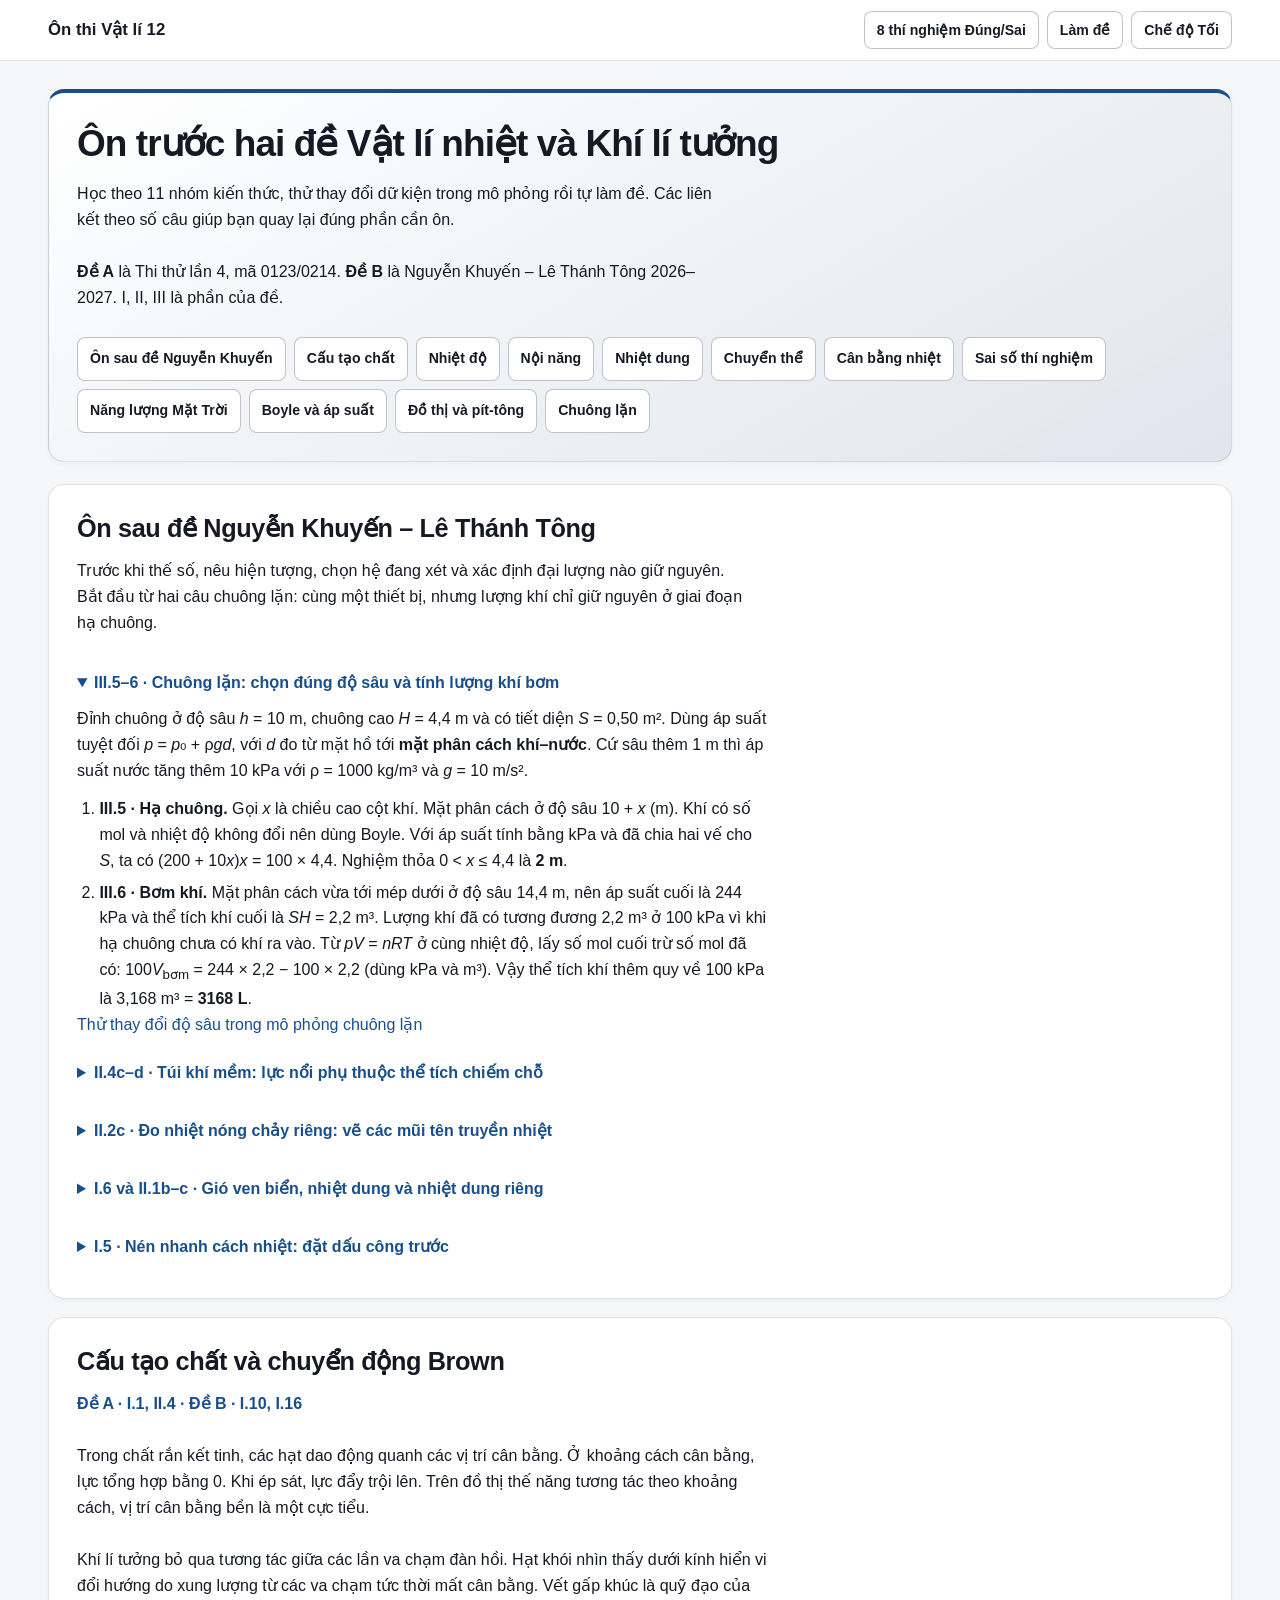
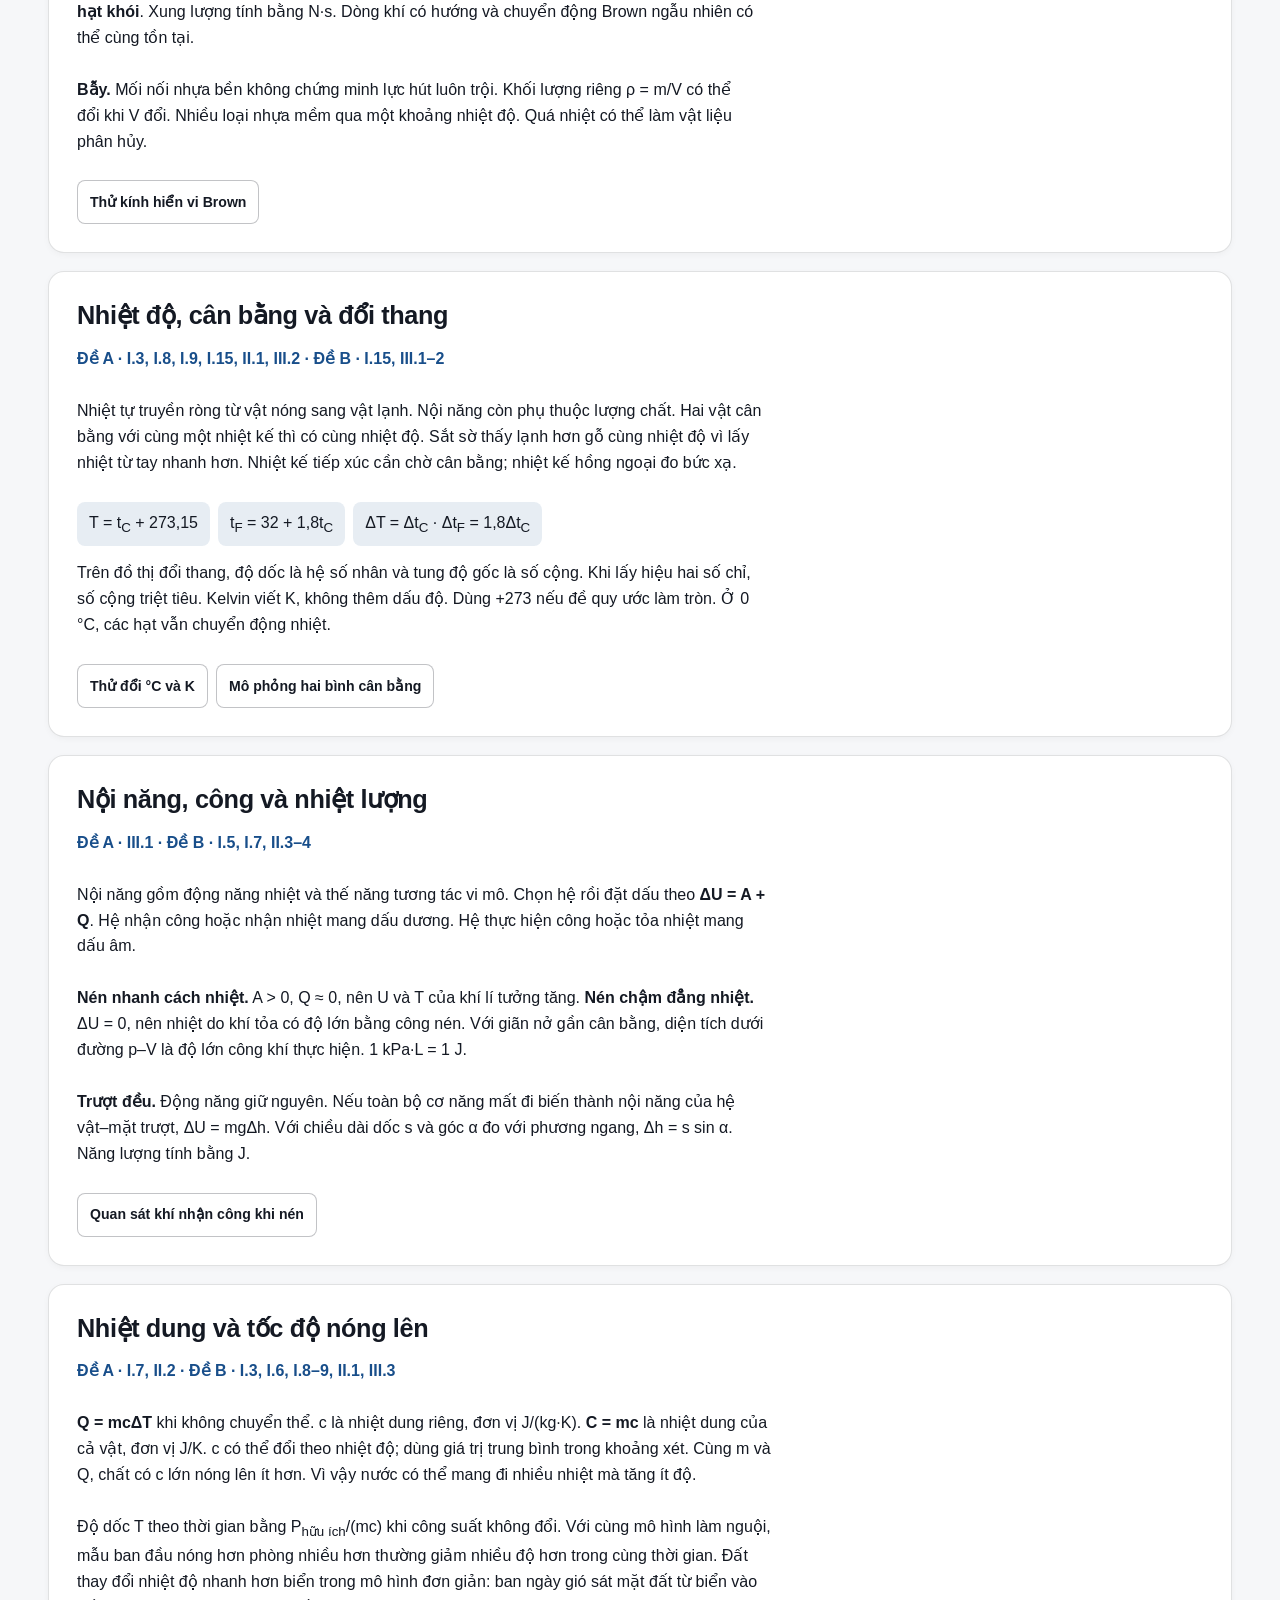
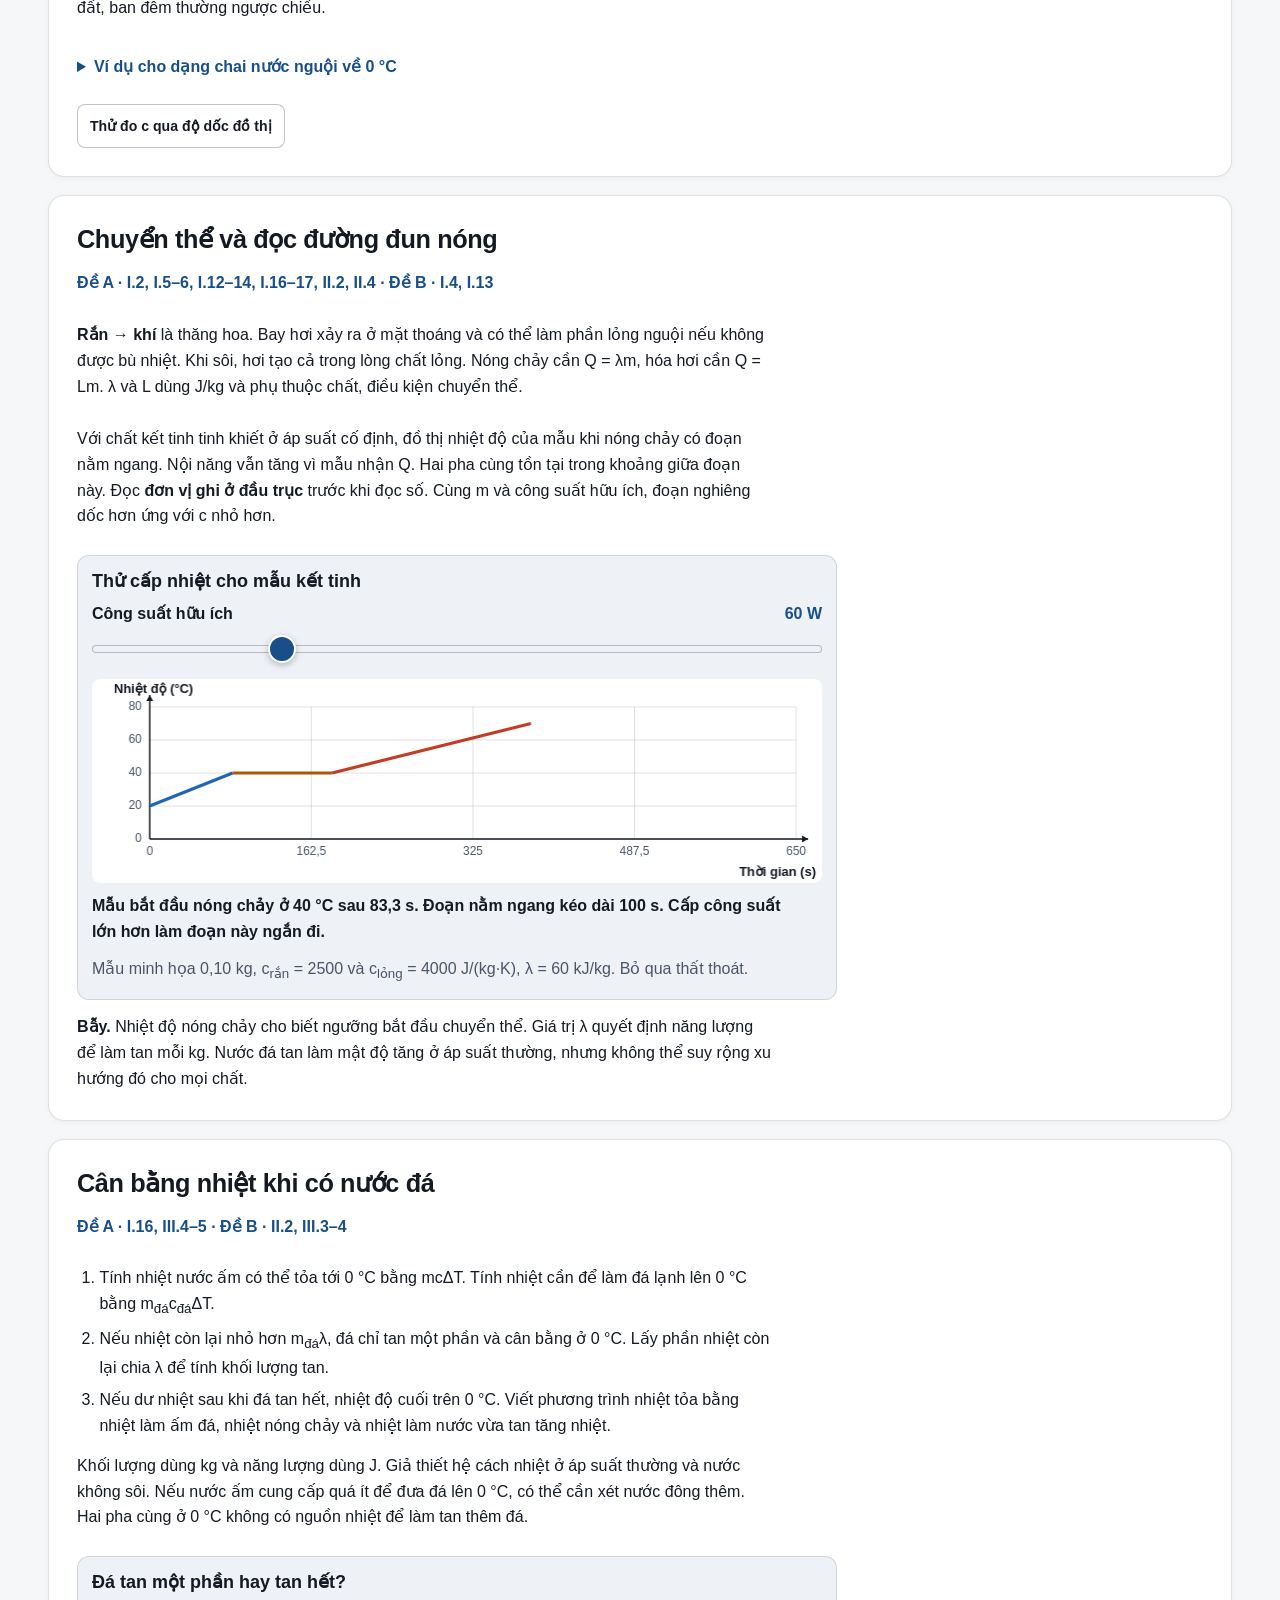
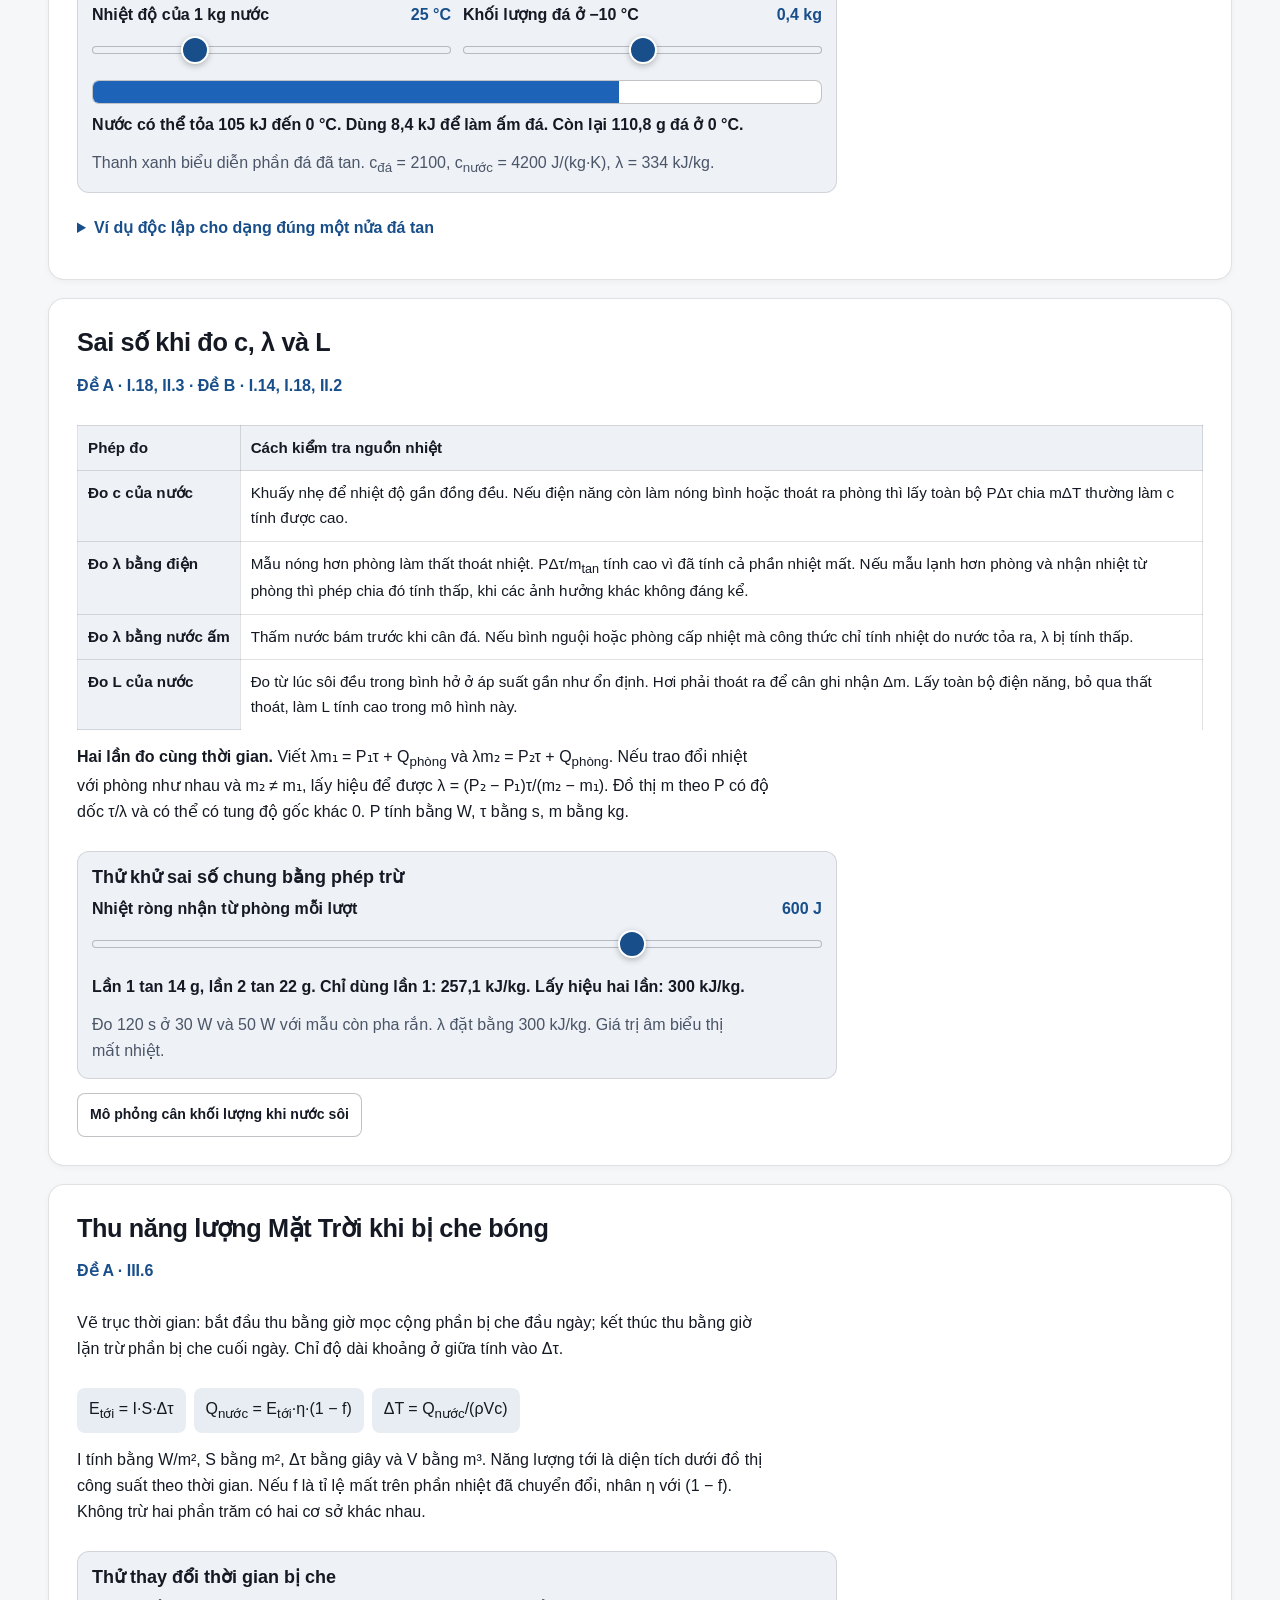
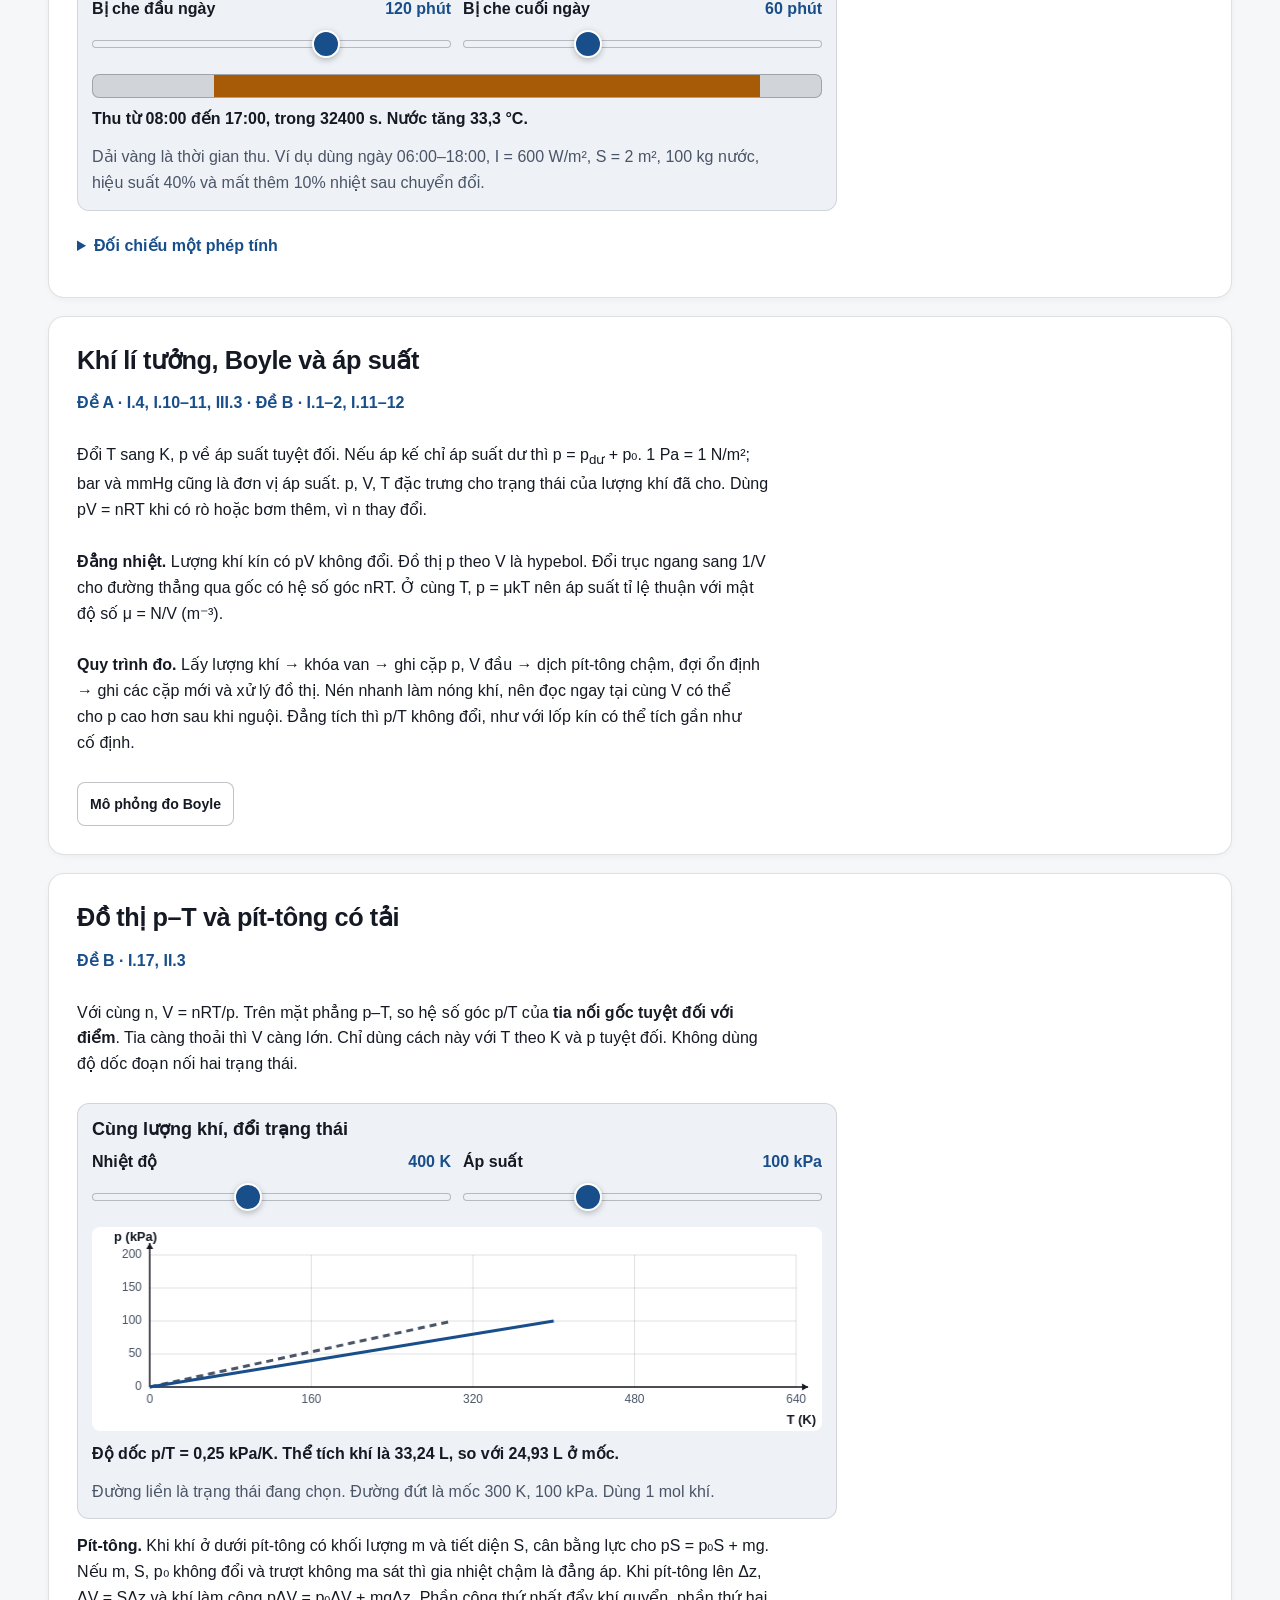
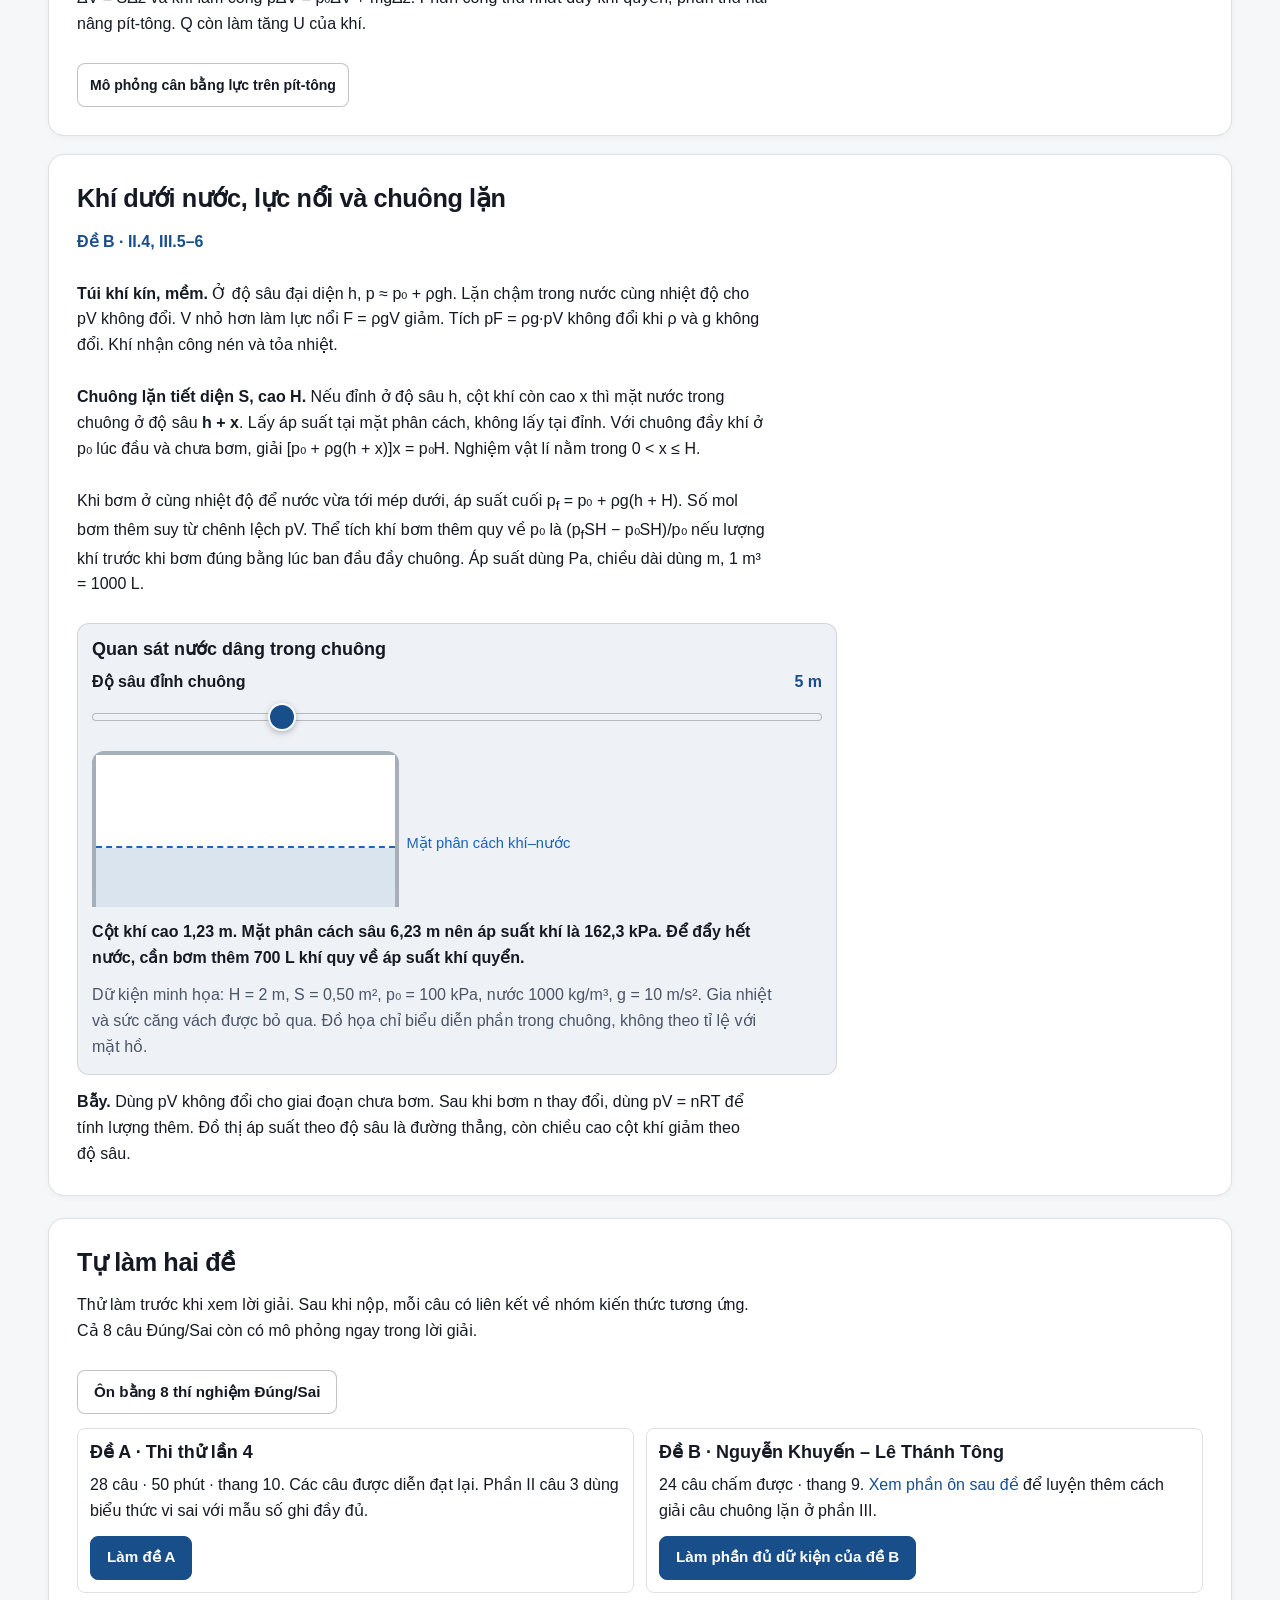
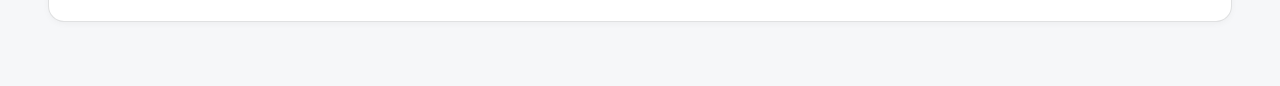
<file: ly_thuyet/on_hai_de.html>
<!doctype html>
<html lang="vi">
<head>
  <meta charset="utf-8">
  <meta name="viewport" content="width=device-width, initial-scale=1">
  <meta name="theme-color" content="#184E8A">
  <title>Ôn trước hai đề · Vật lí nhiệt và Khí lí tưởng</title>
  <link rel="icon" href="../assets/icon.svg" type="image/svg+xml">
  <link rel="stylesheet" href="../assets/style.css">
  <link rel="stylesheet" href="./on_hai_de.css">
</head>
<body>
  <header class="topbar">
    <div class="wrap topbar-inner">
      <a href="../index.html" class="brand-link">Ôn thi Vật lí 12</a>
      <div class="topbar-actions">
        <a href="./thi_nghiem_hai_de.html" class="btn btn-sm">8 thí nghiệm Đúng/Sai</a>
        <a href="#lam-de" class="btn btn-sm">Làm đề</a>
        <button type="button" id="ly-theme-toggle" class="btn btn-sm">Chế độ Tối</button>
      </div>
    </div>
  </header>

  <main class="wrap page-main">
    <section class="card review-hero">
      <h1>Ôn trước hai đề Vật lí nhiệt và Khí lí tưởng</h1>
      <p>Học theo 11 nhóm kiến thức, thử thay đổi dữ kiện trong mô phỏng rồi tự làm đề. Các liên kết theo số câu giúp bạn quay lại đúng phần cần ôn.</p>
      <p><strong>Đề A</strong> là Thi thử lần 4, mã 0123/0214. <strong>Đề B</strong> là Nguyễn Khuyến – Lê Thánh Tông 2026–2027. I, II, III là phần của đề.</p>
      <nav class="btn-group" aria-label="Mục lục kiến thức">
        <a class="btn btn-sm" href="#on-sau-de-nguyen-khuyen">Ôn sau đề Nguyễn Khuyến</a>
        <a class="btn btn-sm" href="#vi-mo">Cấu tạo chất</a>
        <a class="btn btn-sm" href="#nhiet-do">Nhiệt độ</a>
        <a class="btn btn-sm" href="#noi-nang">Nội năng</a>
        <a class="btn btn-sm" href="#nhiet-dung">Nhiệt dung</a>
        <a class="btn btn-sm" href="#chuyen-the">Chuyển thể</a>
        <a class="btn btn-sm" href="#can-bang">Cân bằng nhiệt</a>
        <a class="btn btn-sm" href="#sai-so">Sai số thí nghiệm</a>
        <a class="btn btn-sm" href="#nang-luong">Năng lượng Mặt Trời</a>
        <a class="btn btn-sm" href="#boyle">Boyle và áp suất</a>
        <a class="btn btn-sm" href="#p-t">Đồ thị và pít-tông</a>
        <a class="btn btn-sm" href="#chim">Chuông lặn</a>
      </nav>
    </section>

    <div class="review-lessons">
      <section id="on-sau-de-nguyen-khuyen" class="card review-lesson" aria-labelledby="nguyen-khuyen-review-title">
        <h2 id="nguyen-khuyen-review-title">Ôn sau đề Nguyễn Khuyến – Lê Thánh Tông</h2>
        <p>Trước khi thế số, nêu hiện tượng, chọn hệ đang xét và xác định đại lượng nào giữ nguyên. Bắt đầu từ hai câu chuông lặn: cùng một thiết bị, nhưng lượng khí chỉ giữ nguyên ở giai đoạn hạ chuông.</p>

        <details open>
          <summary>III.5–6 · Chuông lặn: chọn đúng độ sâu và tính lượng khí bơm</summary>
          <p>Đỉnh chuông ở độ sâu <var>h</var> = 10 m, chuông cao <var>H</var> = 4,4 m và có tiết diện <var>S</var> = 0,50 m². Dùng áp suất tuyệt đối <var>p</var> = <var>p</var>₀ + ρ<var>g</var><var>d</var>, với <var>d</var> đo từ mặt hồ tới <strong>mặt phân cách khí–nước</strong>. Cứ sâu thêm 1 m thì áp suất nước tăng thêm 10 kPa với ρ = 1000 kg/m³ và <var>g</var> = 10 m/s².</p>
          <ol>
            <li><strong>III.5 · Hạ chuông.</strong> Gọi <var>x</var> là chiều cao cột khí. Mặt phân cách ở độ sâu 10 + <var>x</var> (m). Khí có số mol và nhiệt độ không đổi nên dùng Boyle. Với áp suất tính bằng kPa và đã chia hai vế cho <var>S</var>, ta có (200 + 10<var>x</var>)<var>x</var> = 100 × 4,4. Nghiệm thỏa 0 &lt; <var>x</var> ≤ 4,4 là <strong>2 m</strong>.</li>
            <li><strong>III.6 · Bơm khí.</strong> Mặt phân cách vừa tới mép dưới ở độ sâu 14,4 m, nên áp suất cuối là 244 kPa và thể tích khí cuối là <var>SH</var> = 2,2 m³. Lượng khí đã có tương đương 2,2 m³ ở 100 kPa vì khi hạ chuông chưa có khí ra vào. Từ <var>pV</var> = <var>nRT</var> ở cùng nhiệt độ, lấy số mol cuối trừ số mol đã có: 100<var>V</var><sub>bơm</sub> = 244 × 2,2 − 100 × 2,2 (dùng kPa và m³). Vậy thể tích khí thêm quy về 100 kPa là 3,168 m³ = <strong>3168 L</strong>.</li>
          </ol>
          <p><a href="#chim">Thử thay đổi độ sâu trong mô phỏng chuông lặn</a></p>
        </details>

        <details>
          <summary>II.4c–d · Túi khí mềm: lực nổi phụ thuộc thể tích chiếm chỗ</summary>
          <p>Túi kín giữ nguyên số mol. Túi chìm chậm, trao đổi nhiệt tốt với nước có nhiệt độ đồng đều nên khí biến đổi đẳng nhiệt. Xuống sâu hơn làm áp suất tăng, túi co lại và thể tích nước bị chiếm chỗ giảm. Vì <var>F</var><sub>A</sub> = ρ<var>gV</var>, lực nổi giảm (ý c sai). Tích <var>pF</var><sub>A</sub> = ρ<var>g</var>·<var>pV</var> giữ nguyên vì ρ, <var>g</var>, <var>n</var> và <var>T</var> đều giữ nguyên (ý d đúng).</p>
          <p>Trên đồ thị <var>F</var><sub>A</sub> theo <var>p</var>, đường biểu diễn giảm dạng hypebol. Tự kiểm tra: nếu áp suất tuyệt đối tăng gấp đôi, lực nổi còn một nửa. Dùng <var>p</var> theo Pa, <var>V</var> theo m³ và <var>F</var><sub>A</sub> theo N.</p>
        </details>

        <details>
          <summary>II.2c · Đo nhiệt nóng chảy riêng: vẽ các mũi tên truyền nhiệt</summary>
          <p>Nếu hệ luôn lạnh hơn phòng, phòng cấp thêm nhiệt cho hệ. Đá ở 0 °C nhận nhiệt để tan, rồi phần nước vừa tan có thể ấm lên. Nhiệt dùng để làm tan đá bằng nhiệt nước ấm tỏa ra, cộng nhiệt bình và que khuấy tỏa ra nếu chúng nguội đi, cộng nhiệt nhận từ phòng, rồi trừ nhiệt làm ấm nước vừa tan.</p>
          <p><strong>Ý c sai.</strong> Bỏ qua nhiệt do phòng cấp làm phần nhiệt tính cho đá tan bị thiếu. Chia cho cùng khối lượng đá thì λ tính được thấp hơn giá trị thực. Dùng J cho nhiệt lượng, kg cho khối lượng và J/kg cho λ. Xét tương tự cho ý d khi bình và que khuấy tỏa nhiệt. <a href="#sai-so">So sánh với sai số khi đo bằng điện</a>.</p>
        </details>

        <details>
          <summary>I.6 và II.1b–c · Gió ven biển, nhiệt dung và nhiệt dung riêng</summary>
          <p><strong>I.6 · Đáp án A.</strong> Nhiệt dung riêng lớn giúp nước biển thay đổi nhiệt độ chậm hơn đất. Ban đêm, đất nguội nhanh hơn, không khí trên biển còn ấm và có xu hướng đi lên. Gió gần mặt đất vì thế thường thổi từ đất ra biển. Ban ngày, đất nóng lên nhanh hơn và chiều gió thường đảo lại.</p>
          <p><strong>II.1b · Sai.</strong> Nhiệt dung riêng <var>c</var> là nhiệt lượng cần để làm 1 kg chất tăng 1 K trong điều kiện đang xét, đơn vị J/(kg·K). Nhiệt dung <var>C</var> = <var>mc</var> áp dụng cho cả vật, đơn vị J/K. Với cùng vật liệu, vật có khối lượng gấp đôi có nhiệt dung gấp đôi. Khi coi <var>c</var> gần như hằng, độ dốc đồ thị <var>Q</var> theo Δ<var>T</var> là <var>C</var>.</p>
          <p><strong>II.1c · Kiểm tra giả thiết.</strong> Nhiệt dung riêng của đồng có thể thay đổi theo nhiệt độ. Hai lần tăng 1 K từ 300 K và 1000 K chỉ cho cùng nhiệt lượng trong mô hình coi <var>c</var> như nhau ở hai khoảng. Phát biểu khẳng định <var>c</var> bất biến ở mọi nhiệt độ là sai.</p>
        </details>

        <details>
          <summary>I.5 · Nén nhanh cách nhiệt: đặt dấu công trước</summary>
          <p><strong>Đáp án B.</strong> Chọn khối khí làm hệ. Xi lanh cách nhiệt cho <var>Q</var> = 0 và pít-tông nén khí cho <var>A</var> &gt; 0. Theo Δ<var>U</var> = <var>A</var> + <var>Q</var>, nội năng tăng. Với lượng khí lí tưởng xác định, nội năng tăng thì nhiệt độ tăng. <var>A</var>, <var>Q</var> và Δ<var>U</var> đều tính bằng J.</p>
          <p>Đọc riêng ba điều kiện: hệ kín giữ lượng khí, cách nhiệt cho <var>Q</var> = 0, còn một chu trình đưa hệ về trạng thái đầu nên Δ<var>U</var> của cả chu trình bằng 0. Với túi khí đẳng nhiệt ở II.4, Δ<var>U</var> = 0 ngay trong quá trình nén và khí tỏa nhiệt để bù công nhận vào. <a href="#noi-nang">Xem lại quy ước dấu và đồ thị áp suất–thể tích</a>.</p>
        </details>
      </section>

      <section id="vi-mo" class="card review-lesson">
        <h2>Cấu tạo chất và chuyển động Brown</h2>
        <p class="question-map">Đề A · I.1, II.4 · Đề B · I.10, I.16</p>
        <p>Trong chất rắn kết tinh, các hạt dao động quanh các vị trí cân bằng. Ở khoảng cách cân bằng, lực tổng hợp bằng 0. Khi ép sát, lực đẩy trội lên. Trên đồ thị thế năng tương tác theo khoảng cách, vị trí cân bằng bền là một cực tiểu.</p>
        <p>Khí lí tưởng bỏ qua tương tác giữa các lần va chạm đàn hồi. Hạt khói nhìn thấy dưới kính hiển vi đổi hướng do xung lượng từ các va chạm tức thời mất cân bằng. Vết gấp khúc là quỹ đạo của <strong>hạt khói</strong>. Xung lượng tính bằng N·s. Dòng khí có hướng và chuyển động Brown ngẫu nhiên có thể cùng tồn tại.</p>
        <p><strong>Bẫy.</strong> Mối nối nhựa bền không chứng minh lực hút luôn trội. Khối lượng riêng ρ = m/V có thể đổi khi V đổi. Nhiều loại nhựa mềm qua một khoảng nhiệt độ. Quá nhiệt có thể làm vật liệu phân hủy.</p>
        <a class="btn btn-sm" href="../mo_phong/07_mo_hinh_thi_nghiem_bai_hoc.html?tab=b8">Thử kính hiển vi Brown</a>
      </section>

      <section id="nhiet-do" class="card review-lesson">
        <h2>Nhiệt độ, cân bằng và đổi thang</h2>
        <p class="question-map">Đề A · I.3, I.8, I.9, I.15, II.1, III.2 · Đề B · I.15, III.1–2</p>
        <p>Nhiệt tự truyền ròng từ vật nóng sang vật lạnh. Nội năng còn phụ thuộc lượng chất. Hai vật cân bằng với cùng một nhiệt kế thì có cùng nhiệt độ. Sắt sờ thấy lạnh hơn gỗ cùng nhiệt độ vì lấy nhiệt từ tay nhanh hơn. Nhiệt kế tiếp xúc cần chờ cân bằng; nhiệt kế hồng ngoại đo bức xạ.</p>
        <div class="review-formula"><span>T = t<sub>C</sub> + 273,15</span><span>t<sub>F</sub> = 32 + 1,8t<sub>C</sub></span><span>ΔT = Δt<sub>C</sub> · Δt<sub>F</sub> = 1,8Δt<sub>C</sub></span></div>
        <p>Trên đồ thị đổi thang, độ dốc là hệ số nhân và tung độ gốc là số cộng. Khi lấy hiệu hai số chỉ, số cộng triệt tiêu. Kelvin viết K, không thêm dấu độ. Dùng +273 nếu đề quy ước làm tròn. Ở 0 °C, các hạt vẫn chuyển động nhiệt.</p>
        <div class="btn-group">
          <a class="btn btn-sm" href="../tra_cuu/hang_so_va_doi_don_vi.html">Thử đổi °C và K</a>
          <a class="btn btn-sm" href="../mo_phong/07_mo_hinh_thi_nghiem_bai_hoc.html?tab=b3">Mô phỏng hai bình cân bằng</a>
        </div>
      </section>

      <section id="noi-nang" class="card review-lesson">
        <h2>Nội năng, công và nhiệt lượng</h2>
        <p class="question-map">Đề A · III.1 · Đề B · I.5, I.7, II.3–4</p>
        <p>Nội năng gồm động năng nhiệt và thế năng tương tác vi mô. Chọn hệ rồi đặt dấu theo <strong>ΔU = A + Q</strong>. Hệ nhận công hoặc nhận nhiệt mang dấu dương. Hệ thực hiện công hoặc tỏa nhiệt mang dấu âm.</p>
        <p><strong>Nén nhanh cách nhiệt.</strong> A &gt; 0, Q ≈ 0, nên U và T của khí lí tưởng tăng. <strong>Nén chậm đẳng nhiệt.</strong> ΔU = 0, nên nhiệt do khí tỏa có độ lớn bằng công nén. Với giãn nở gần cân bằng, diện tích dưới đường p–V là độ lớn công khí thực hiện. 1 kPa·L = 1 J.</p>
        <p><strong>Trượt đều.</strong> Động năng giữ nguyên. Nếu toàn bộ cơ năng mất đi biến thành nội năng của hệ vật–mặt trượt, ΔU = mgΔh. Với chiều dài dốc s và góc α đo với phương ngang, Δh = s sin α. Năng lượng tính bằng J.</p>
        <a class="btn btn-sm" href="../mo_phong/07_mo_hinh_thi_nghiem_bai_hoc.html?tab=b2">Quan sát khí nhận công khi nén</a>
      </section>

      <section id="nhiet-dung" class="card review-lesson">
        <h2>Nhiệt dung và tốc độ nóng lên</h2>
        <p class="question-map">Đề A · I.7, II.2 · Đề B · I.3, I.6, I.8–9, II.1, III.3</p>
        <p><strong>Q = mcΔT</strong> khi không chuyển thể. c là nhiệt dung riêng, đơn vị J/(kg·K). <strong>C = mc</strong> là nhiệt dung của cả vật, đơn vị J/K. c có thể đổi theo nhiệt độ; dùng giá trị trung bình trong khoảng xét. Cùng m và Q, chất có c lớn nóng lên ít hơn. Vì vậy nước có thể mang đi nhiều nhiệt mà tăng ít độ.</p>
        <p>Độ dốc T theo thời gian bằng P<sub>hữu ích</sub>/(mc) khi công suất không đổi. Với cùng mô hình làm nguội, mẫu ban đầu nóng hơn phòng nhiều hơn thường giảm nhiều độ hơn trong cùng thời gian. Đất thay đổi nhiệt độ nhanh hơn biển trong mô hình đơn giản: ban ngày gió sát mặt đất từ biển vào đất, ban đêm thường ngược chiều.</p>
        <details>
          <summary>Ví dụ cho dạng chai nước nguội về 0 °C</summary>
          <p>Một ví dụ độc lập dùng 0,40 kg nước ở 25 °C. Nhiệt tỏa ra khi nguội về 0 °C là 0,40 × 4200 × 25 = 42 000 J = <strong>42 kJ</strong>. Đây là dạng của đề B, phần III câu 3.</p>
        </details>
        <a class="btn btn-sm" href="../mo_phong/05_thuc_hanh_nhiet_sgk.html?tab=exp-c">Thử đo c qua độ dốc đồ thị</a>
      </section>

      <section id="chuyen-the" class="card review-lesson">
        <h2>Chuyển thể và đọc đường đun nóng</h2>
        <p class="question-map">Đề A · I.2, I.5–6, I.12–14, I.16–17, II.2, II.4 · Đề B · I.4, I.13</p>
        <p><strong>Rắn → khí</strong> là thăng hoa. Bay hơi xảy ra ở mặt thoáng và có thể làm phần lỏng nguội nếu không được bù nhiệt. Khi sôi, hơi tạo cả trong lòng chất lỏng. Nóng chảy cần Q = λm, hóa hơi cần Q = Lm. λ và L dùng J/kg và phụ thuộc chất, điều kiện chuyển thể.</p>
        <p>Với chất kết tinh tinh khiết ở áp suất cố định, đồ thị nhiệt độ của mẫu khi nóng chảy có đoạn nằm ngang. Nội năng vẫn tăng vì mẫu nhận Q. Hai pha cùng tồn tại trong khoảng giữa đoạn này. Đọc <strong>đơn vị ghi ở đầu trục</strong> trước khi đọc số. Cùng m và công suất hữu ích, đoạn nghiêng dốc hơn ứng với c nhỏ hơn.</p>
        <div class="review-lab">
          <h3>Thử cấp nhiệt cho mẫu kết tinh</h3>
          <label for="heat-power">Công suất hữu ích <output id="heat-power-value"></output></label>
          <input id="heat-power" type="range" min="40" max="120" step="10" value="60">
          <canvas id="heat-plot" role="img" aria-label="Đồ thị nhiệt độ theo thời gian gồm đoạn rắn nóng lên, đoạn nóng chảy và đoạn lỏng nóng lên"></canvas>
          <p id="heat-result" class="review-result"></p>
          <p class="muted">Mẫu minh họa 0,10 kg, c<sub>rắn</sub> = 2500 và c<sub>lỏng</sub> = 4000 J/(kg·K), λ = 60 kJ/kg. Bỏ qua thất thoát.</p>
        </div>
        <p><strong>Bẫy.</strong> Nhiệt độ nóng chảy cho biết ngưỡng bắt đầu chuyển thể. Giá trị λ quyết định năng lượng để làm tan mỗi kg. Nước đá tan làm mật độ tăng ở áp suất thường, nhưng không thể suy rộng xu hướng đó cho mọi chất.</p>
      </section>

      <section id="can-bang" class="card review-lesson">
        <h2>Cân bằng nhiệt khi có nước đá</h2>
        <p class="question-map">Đề A · I.16, III.4–5 · Đề B · II.2, III.3–4</p>
        <ol>
          <li>Tính nhiệt nước ấm có thể tỏa tới 0 °C bằng mcΔT. Tính nhiệt cần để làm đá lạnh lên 0 °C bằng m<sub>đá</sub>c<sub>đá</sub>ΔT.</li>
          <li>Nếu nhiệt còn lại nhỏ hơn m<sub>đá</sub>λ, đá chỉ tan một phần và cân bằng ở 0 °C. Lấy phần nhiệt còn lại chia λ để tính khối lượng tan.</li>
          <li>Nếu dư nhiệt sau khi đá tan hết, nhiệt độ cuối trên 0 °C. Viết phương trình nhiệt tỏa bằng nhiệt làm ấm đá, nhiệt nóng chảy và nhiệt làm nước vừa tan tăng nhiệt.</li>
        </ol>
        <p>Khối lượng dùng kg và năng lượng dùng J. Giả thiết hệ cách nhiệt ở áp suất thường và nước không sôi. Nếu nước ấm cung cấp quá ít để đưa đá lên 0 °C, có thể cần xét nước đông thêm. Hai pha cùng ở 0 °C không có nguồn nhiệt để làm tan thêm đá.</p>
        <div class="review-lab">
          <h3>Đá tan một phần hay tan hết?</h3>
          <div class="review-controls">
            <div><label for="water-temp">Nhiệt độ của 1 kg nước <output id="water-temp-value"></output></label><input id="water-temp" type="range" min="5" max="80" value="25"></div>
            <div><label for="ice-mass">Khối lượng đá ở −10 °C <output id="ice-mass-value"></output></label><input id="ice-mass" type="range" min="0.1" max="0.7" step="0.05" value="0.4"></div>
          </div>
          <div class="ice-track" aria-hidden="true"><div id="ice-melted"></div></div>
          <p id="ice-result" class="review-result"></p>
          <p class="muted">Thanh xanh biểu diễn phần đá đã tan. c<sub>đá</sub> = 2100, c<sub>nước</sub> = 4200 J/(kg·K), λ = 334 kJ/kg.</p>
        </div>
        <details>
          <summary>Ví dụ độc lập cho dạng đúng một nửa đá tan</summary>
          <p>Nếu nguồn tỏa 42 kJ và đá bắt đầu ở 0 °C, dùng 42 000 = (m/2)λ. Với λ = 334 000 J/kg, cần khoảng <strong>0,25 kg</strong> đá ban đầu. Nếu đá bắt đầu dưới 0 °C, cộng thêm mc<sub>đá</sub>(0 − t<sub>đá</sub>) cho <em>toàn bộ</em> lượng đá trước khi tính phần tan. Dạng này tương ứng đề B, phần III câu 4.</p>
        </details>
      </section>

      <section id="sai-so" class="card review-lesson">
        <h2>Sai số khi đo c, λ và L</h2>
        <p class="question-map">Đề A · I.18, II.3 · Đề B · I.14, I.18, II.2</p>
        <div class="review-table">
          <table>
            <thead><tr><th>Phép đo</th><th>Cách kiểm tra nguồn nhiệt</th></tr></thead>
            <tbody>
              <tr><th>Đo c của nước</th><td>Khuấy nhẹ để nhiệt độ gần đồng đều. Nếu điện năng còn làm nóng bình hoặc thoát ra phòng thì lấy toàn bộ PΔτ chia mΔT thường làm c tính được cao.</td></tr>
              <tr><th>Đo λ bằng điện</th><td>Mẫu nóng hơn phòng làm thất thoát nhiệt. PΔτ/m<sub>tan</sub> tính cao vì đã tính cả phần nhiệt mất. Nếu mẫu lạnh hơn phòng và nhận nhiệt từ phòng thì phép chia đó tính thấp, khi các ảnh hưởng khác không đáng kể.</td></tr>
              <tr><th>Đo λ bằng nước ấm</th><td>Thấm nước bám trước khi cân đá. Nếu bình nguội hoặc phòng cấp nhiệt mà công thức chỉ tính nhiệt do nước tỏa ra, λ bị tính thấp.</td></tr>
              <tr><th>Đo L của nước</th><td>Đo từ lúc sôi đều trong bình hở ở áp suất gần như ổn định. Hơi phải thoát ra để cân ghi nhận Δm. Lấy toàn bộ điện năng, bỏ qua thất thoát, làm L tính cao trong mô hình này.</td></tr>
            </tbody>
          </table>
        </div>
        <p><strong>Hai lần đo cùng thời gian.</strong> Viết λm₁ = P₁τ + Q<sub>phòng</sub> và λm₂ = P₂τ + Q<sub>phòng</sub>. Nếu trao đổi nhiệt với phòng như nhau và m₂ ≠ m₁, lấy hiệu để được λ = (P₂ − P₁)τ/(m₂ − m₁). Đồ thị m theo P có độ dốc τ/λ và có thể có tung độ gốc khác 0. P tính bằng W, τ bằng s, m bằng kg.</p>
        <div class="review-lab">
          <h3>Thử khử sai số chung bằng phép trừ</h3>
          <label for="room-heat">Nhiệt ròng nhận từ phòng mỗi lượt <output id="room-heat-value"></output></label>
          <input id="room-heat" type="range" min="-1200" max="1200" step="300" value="600">
          <p id="error-result" class="review-result"></p>
          <p class="muted">Đo 120 s ở 30 W và 50 W với mẫu còn pha rắn. λ đặt bằng 300 kJ/kg. Giá trị âm biểu thị mất nhiệt.</p>
        </div>
        <a class="btn btn-sm" href="../mo_phong/05_thuc_hanh_nhiet_sgk.html?tab=exp-L">Mô phỏng cân khối lượng khi nước sôi</a>
      </section>

      <section id="nang-luong" class="card review-lesson">
        <h2>Thu năng lượng Mặt Trời khi bị che bóng</h2>
        <p class="question-map">Đề A · III.6</p>
        <p>Vẽ trục thời gian: bắt đầu thu bằng giờ mọc cộng phần bị che đầu ngày; kết thúc thu bằng giờ lặn trừ phần bị che cuối ngày. Chỉ độ dài khoảng ở giữa tính vào Δτ.</p>
        <div class="review-formula"><span>E<sub>tới</sub> = I·S·Δτ</span><span>Q<sub>nước</sub> = E<sub>tới</sub>·η·(1 − f)</span><span>ΔT = Q<sub>nước</sub>/(ρVc)</span></div>
        <p>I tính bằng W/m², S bằng m², Δτ bằng giây và V bằng m³. Năng lượng tới là diện tích dưới đồ thị công suất theo thời gian. Nếu f là tỉ lệ mất trên phần nhiệt đã chuyển đổi, nhân η với (1 − f). Không trừ hai phần trăm có hai cơ sở khác nhau.</p>
        <div class="review-lab">
          <h3>Thử thay đổi thời gian bị che</h3>
          <div class="review-controls">
            <div><label for="shade-morning">Bị che đầu ngày <output id="shade-morning-value"></output></label><input id="shade-morning" type="range" min="0" max="180" step="15" value="120"></div>
            <div><label for="shade-evening">Bị che cuối ngày <output id="shade-evening-value"></output></label><input id="shade-evening" type="range" min="0" max="180" step="15" value="60"></div>
          </div>
          <div class="sun-track" aria-hidden="true"><div id="sun-window"></div></div>
          <p id="solar-result" class="review-result"></p>
          <p class="muted">Dải vàng là thời gian thu. Ví dụ dùng ngày 06:00–18:00, I = 600 W/m², S = 2 m², 100 kg nước, hiệu suất 40% và mất thêm 10% nhiệt sau chuyển đổi.</p>
        </div>
        <details>
          <summary>Đối chiếu một phép tính</summary>
          <p>Từ 06:00 đến 18:00, mất 2 giờ đầu và 1 giờ cuối thì thu từ 08:00 đến 17:00, tức <strong>32 400 s</strong>. Nếu thiết bị chuyển đổi 40% và mất tiếp 10% phần nhiệt đó, nước nhận 0,40 × 0,90 = <strong>36%</strong> năng lượng bức xạ tới.</p>
        </details>
      </section>

      <section id="boyle" class="card review-lesson">
        <h2>Khí lí tưởng, Boyle và áp suất</h2>
        <p class="question-map">Đề A · I.4, I.10–11, III.3 · Đề B · I.1–2, I.11–12</p>
        <p>Đổi T sang K, p về áp suất tuyệt đối. Nếu áp kế chỉ áp suất dư thì p = p<sub>dư</sub> + p₀. 1 Pa = 1 N/m²; bar và mmHg cũng là đơn vị áp suất. p, V, T đặc trưng cho trạng thái của lượng khí đã cho. Dùng pV = nRT khi có rò hoặc bơm thêm, vì n thay đổi.</p>
        <p><strong>Đẳng nhiệt.</strong> Lượng khí kín có pV không đổi. Đồ thị p theo V là hypebol. Đổi trục ngang sang 1/V cho đường thẳng qua gốc có hệ số góc nRT. Ở cùng T, p = μkT nên áp suất tỉ lệ thuận với mật độ số μ = N/V (m⁻³).</p>
        <p><strong>Quy trình đo.</strong> Lấy lượng khí → khóa van → ghi cặp p, V đầu → dịch pít-tông chậm, đợi ổn định → ghi các cặp mới và xử lý đồ thị. Nén nhanh làm nóng khí, nên đọc ngay tại cùng V có thể cho p cao hơn sau khi nguội. Đẳng tích thì p/T không đổi, như với lốp kín có thể tích gần như cố định.</p>
        <a class="btn btn-sm" href="../mo_phong/06_thuc_hanh_khi_va_dong_hoc.html?tab=boyle">Mô phỏng đo Boyle</a>
      </section>

      <section id="p-t" class="card review-lesson">
        <h2>Đồ thị p–T và pít-tông có tải</h2>
        <p class="question-map">Đề B · I.17, II.3</p>
        <p>Với cùng n, V = nRT/p. Trên mặt phẳng p–T, so hệ số góc p/T của <strong>tia nối gốc tuyệt đối với điểm</strong>. Tia càng thoải thì V càng lớn. Chỉ dùng cách này với T theo K và p tuyệt đối. Không dùng độ dốc đoạn nối hai trạng thái.</p>
        <div class="review-lab">
          <h3>Cùng lượng khí, đổi trạng thái</h3>
          <div class="review-controls">
            <div><label for="gas-temperature">Nhiệt độ <output id="gas-temperature-value"></output></label><input id="gas-temperature" type="range" min="250" max="600" step="10" value="400"></div>
            <div><label for="gas-pressure">Áp suất <output id="gas-pressure-value"></output></label><input id="gas-pressure" type="range" min="60" max="180" step="10" value="100"></div>
          </div>
          <canvas id="gas-plot" role="img" aria-label="Hai tia đẳng tích trên hệ trục áp suất và nhiệt độ tuyệt đối"></canvas>
          <p id="gas-result" class="review-result"></p>
          <p class="muted">Đường liền là trạng thái đang chọn. Đường đứt là mốc 300 K, 100 kPa. Dùng 1 mol khí.</p>
        </div>
        <p><strong>Pít-tông.</strong> Khi khí ở dưới pít-tông có khối lượng m và tiết diện S, cân bằng lực cho pS = p₀S + mg. Nếu m, S, p₀ không đổi và trượt không ma sát thì gia nhiệt chậm là đẳng áp. Khi pít-tông lên Δz, ΔV = SΔz và khí làm công pΔV = p₀ΔV + mgΔz. Phần công thứ nhất đẩy khí quyển, phần thứ hai nâng pít-tông. Q còn làm tăng U của khí.</p>
        <a class="btn btn-sm" href="../mo_phong/06_thuc_hanh_khi_va_dong_hoc.html#tab-piston">Mô phỏng cân bằng lực trên pít-tông</a>
      </section>

      <section id="chim" class="card review-lesson">
        <h2>Khí dưới nước, lực nổi và chuông lặn</h2>
        <p class="question-map">Đề B · II.4, III.5–6</p>
        <p><strong>Túi khí kín, mềm.</strong> Ở độ sâu đại diện h, p ≈ p₀ + ρgh. Lặn chậm trong nước cùng nhiệt độ cho pV không đổi. V nhỏ hơn làm lực nổi F = ρgV giảm. Tích pF = ρg·pV không đổi khi ρ và g không đổi. Khí nhận công nén và tỏa nhiệt.</p>
        <p><strong>Chuông lặn tiết diện S, cao H.</strong> Nếu đỉnh ở độ sâu h, cột khí còn cao x thì mặt nước trong chuông ở độ sâu <strong>h + x</strong>. Lấy áp suất tại mặt phân cách, không lấy tại đỉnh. Với chuông đầy khí ở p₀ lúc đầu và chưa bơm, giải [p₀ + ρg(h + x)]x = p₀H. Nghiệm vật lí nằm trong 0 &lt; x ≤ H.</p>
        <p>Khi bơm ở cùng nhiệt độ để nước vừa tới mép dưới, áp suất cuối p<sub>f</sub> = p₀ + ρg(h + H). Số mol bơm thêm suy từ chênh lệch pV. Thể tích khí bơm thêm quy về p₀ là (p<sub>f</sub>SH − p₀SH)/p₀ nếu lượng khí trước khi bơm đúng bằng lúc ban đầu đầy chuông. Áp suất dùng Pa, chiều dài dùng m, 1 m³ = 1000 L.</p>
        <div class="review-lab">
          <h3>Quan sát nước dâng trong chuông</h3>
          <label for="bell-depth">Độ sâu đỉnh chuông <output id="bell-depth-value"></output></label>
          <input id="bell-depth" type="range" min="0" max="20" step="1" value="5">
          <div class="bell-drawing" aria-hidden="true">
            <div class="bell-body"><div id="bell-air"></div></div>
            <span id="bell-interface">Mặt phân cách khí–nước</span>
          </div>
          <p id="bell-result" class="review-result"></p>
          <p class="muted">Dữ kiện minh họa: H = 2 m, S = 0,50 m², p₀ = 100 kPa, nước 1000 kg/m³, g = 10 m/s². Gia nhiệt và sức căng vách được bỏ qua. Đồ họa chỉ biểu diễn phần trong chuông, không theo tỉ lệ với mặt hồ.</p>
        </div>
        <p><strong>Bẫy.</strong> Dùng pV không đổi cho giai đoạn chưa bơm. Sau khi bơm n thay đổi, dùng pV = nRT để tính lượng thêm. Đồ thị áp suất theo độ sâu là đường thẳng, còn chiều cao cột khí giảm theo độ sâu.</p>
      </section>
    </div>

    <section id="lam-de" class="card review-lesson review-exams" aria-labelledby="exam-links-title">
      <h2 id="exam-links-title">Tự làm hai đề</h2>
      <p>Thử làm trước khi xem lời giải. Sau khi nộp, mỗi câu có liên kết về nhóm kiến thức tương ứng. Cả 8 câu Đúng/Sai còn có mô phỏng ngay trong lời giải.</p>
      <div><a class="btn" href="./thi_nghiem_hai_de.html">Ôn bằng 8 thí nghiệm Đúng/Sai</a></div>
      <div class="review-controls">
        <article>
          <h3>Đề A · Thi thử lần 4</h3>
          <p>28 câu · 50 phút · thang 10. Các câu được diễn đạt lại. Phần II câu 3 dùng biểu thức vi sai với mẫu số ghi đầy đủ.</p>
          <a class="btn btn-primary" href="../luyen_tap/phong_thi_thptqg.html?mode=de_pdf_a">Làm đề A</a>
        </article>
        <article>
          <h3>Đề B · Nguyễn Khuyến – Lê Thánh Tông</h3>
          <p>24 câu chấm được · thang 9. <a href="#on-sau-de-nguyen-khuyen">Xem phần ôn sau đề</a> để luyện thêm cách giải câu chuông lặn ở phần III.</p>
          <a class="btn btn-primary" href="../luyen_tap/phong_thi_thptqg.html?mode=de_pdf_b">Làm phần đủ dữ kiện của đề B</a>
        </article>
      </div>
    </section>
  </main>
  <script src="../assets/common.js"></script>
  <script src="./on_hai_de.js"></script>
</body>
</html>
</file>
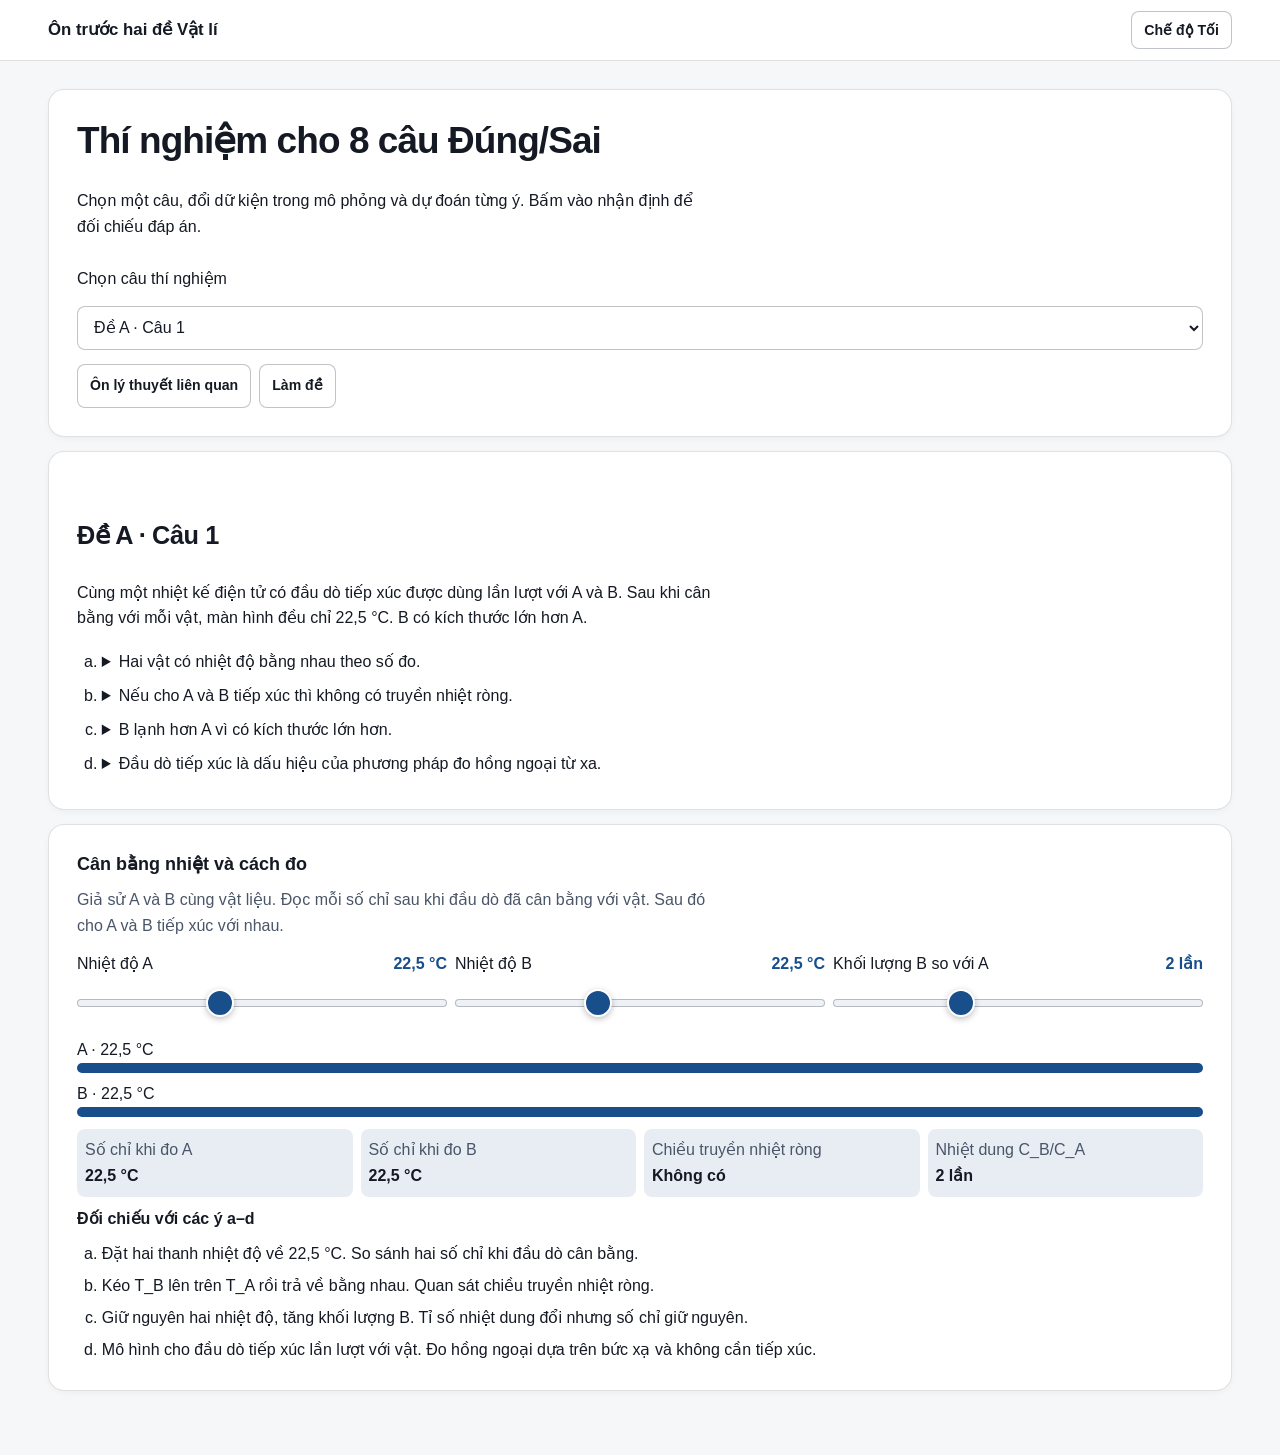
<file: ly_thuyet/thi_nghiem_hai_de.html>
<!doctype html>
<html lang="vi">
<head>
  <meta charset="utf-8">
  <meta name="viewport" content="width=device-width, initial-scale=1">
  <meta name="theme-color" content="#184E8A">
  <title>8 thí nghiệm Đúng/Sai · Ôn hai đề Vật lí</title>
  <link rel="icon" href="../assets/icon.svg" type="image/svg+xml">
  <link rel="stylesheet" href="../assets/style.css">
  <link rel="stylesheet" href="./thi_nghiem_hai_de.css">
</head>
<body>
  <header class="topbar">
    <div class="wrap topbar-inner">
      <a href="./on_hai_de.html" class="brand-link">Ôn trước hai đề Vật lí</a>
      <button type="button" id="ly-theme-toggle" class="btn btn-sm">Chế độ Tối</button>
    </div>
  </header>
  <main class="wrap page-main ds-lab-page">
    <section class="card">
      <h1>Thí nghiệm cho 8 câu Đúng/Sai</h1>
      <p>Chọn một câu, đổi dữ kiện trong mô phỏng và dự đoán từng ý. Bấm vào nhận định để đối chiếu đáp án.</p>
      <label for="ds-lab-choice">Chọn câu thí nghiệm</label>
      <select id="ds-lab-choice"></select>
      <div class="btn-group">
        <a id="ds-lab-theory" class="btn btn-sm" href="./on_hai_de.html">Ôn lý thuyết liên quan</a>
        <a id="ds-lab-exam" class="btn btn-sm" href="./on_hai_de.html#lam-de">Làm đề</a>
      </div>
    </section>
    <section class="card" aria-labelledby="ds-lab-question">
      <h2 id="ds-lab-question">Câu Đúng/Sai</h2>
      <p id="ds-lab-stem"></p>
      <ol id="ds-lab-statements" type="a"></ol>
    </section>
    <section class="card">
      <div id="ds-lab-model" class="ds-lab-body"></div>
    </section>
  </main>
  <script src="../assets/common.js"></script>
  <script src="../luyen_tap/data_hai_de_nhiet_khi.js"></script>
  <script src="./thi_nghiem_hai_de.js"></script>
  <script>
    (function () {
      'use strict';
      window.LY_COMMON.initShell();
      var bank = window.LY_HAI_DE_NHIET_KHI;
      var choice = document.getElementById('ds-lab-choice');
      var mapping = new Map();
      [
        [bank.de_pdf_a, 'Đề A · Thi thử lần 4', 'de_pdf_a'],
        [bank.de_pdf_b, 'Đề B · Nguyễn Khuyến – Lê Thánh Tông', 'de_pdf_b']
      ].forEach(function (entry, index) {
        var group = document.createElement('optgroup');
        group.label = entry[1];
        entry[0].phan2.forEach(function (q) {
          var label = 'Đề ' + 'AB'[index] + ' · Câu ' + q.sourceNumber;
          group.appendChild(new Option(label, q.id));
          mapping.set(q.id, { question: q, label: label, mode: entry[2] });
        });
        choice.appendChild(group);
      });

      var id = new URLSearchParams(location.search).get('cau');
      if (mapping.has(id)) choice.value = id;

      function selectQuestion() {
        var current = mapping.get(choice.value);
        var q = current.question;
        document.getElementById('ds-lab-question').textContent = current.label;
        document.getElementById('ds-lab-stem').textContent = q.stem;
        document.getElementById('ds-lab-theory').href = './on_hai_de.html#' + q.studyAnchor;
        document.getElementById('ds-lab-exam').href = '../luyen_tap/phong_thi_thptqg.html?mode=' + current.mode;
        var list = document.getElementById('ds-lab-statements');
        list.replaceChildren();
        q.items.forEach(function (item) {
          var row = document.createElement('li');
          var answer = document.createElement('details');
          var summary = document.createElement('summary');
          var reason = document.createElement('p');
          summary.textContent = item.text;
          reason.textContent = (item.answer ? 'Đúng. ' : 'Sai. ') + item.reason;
          answer.append(summary, reason);
          row.appendChild(answer);
          list.appendChild(row);
        });
        var model = document.getElementById('ds-lab-model');
        model.replaceChildren();
        window.LY_DS_MODELS.mount(model, q.id);
      }

      choice.addEventListener('change', selectQuestion);
      selectQuestion();
    })();
  </script>
</body>
</html>
</file>
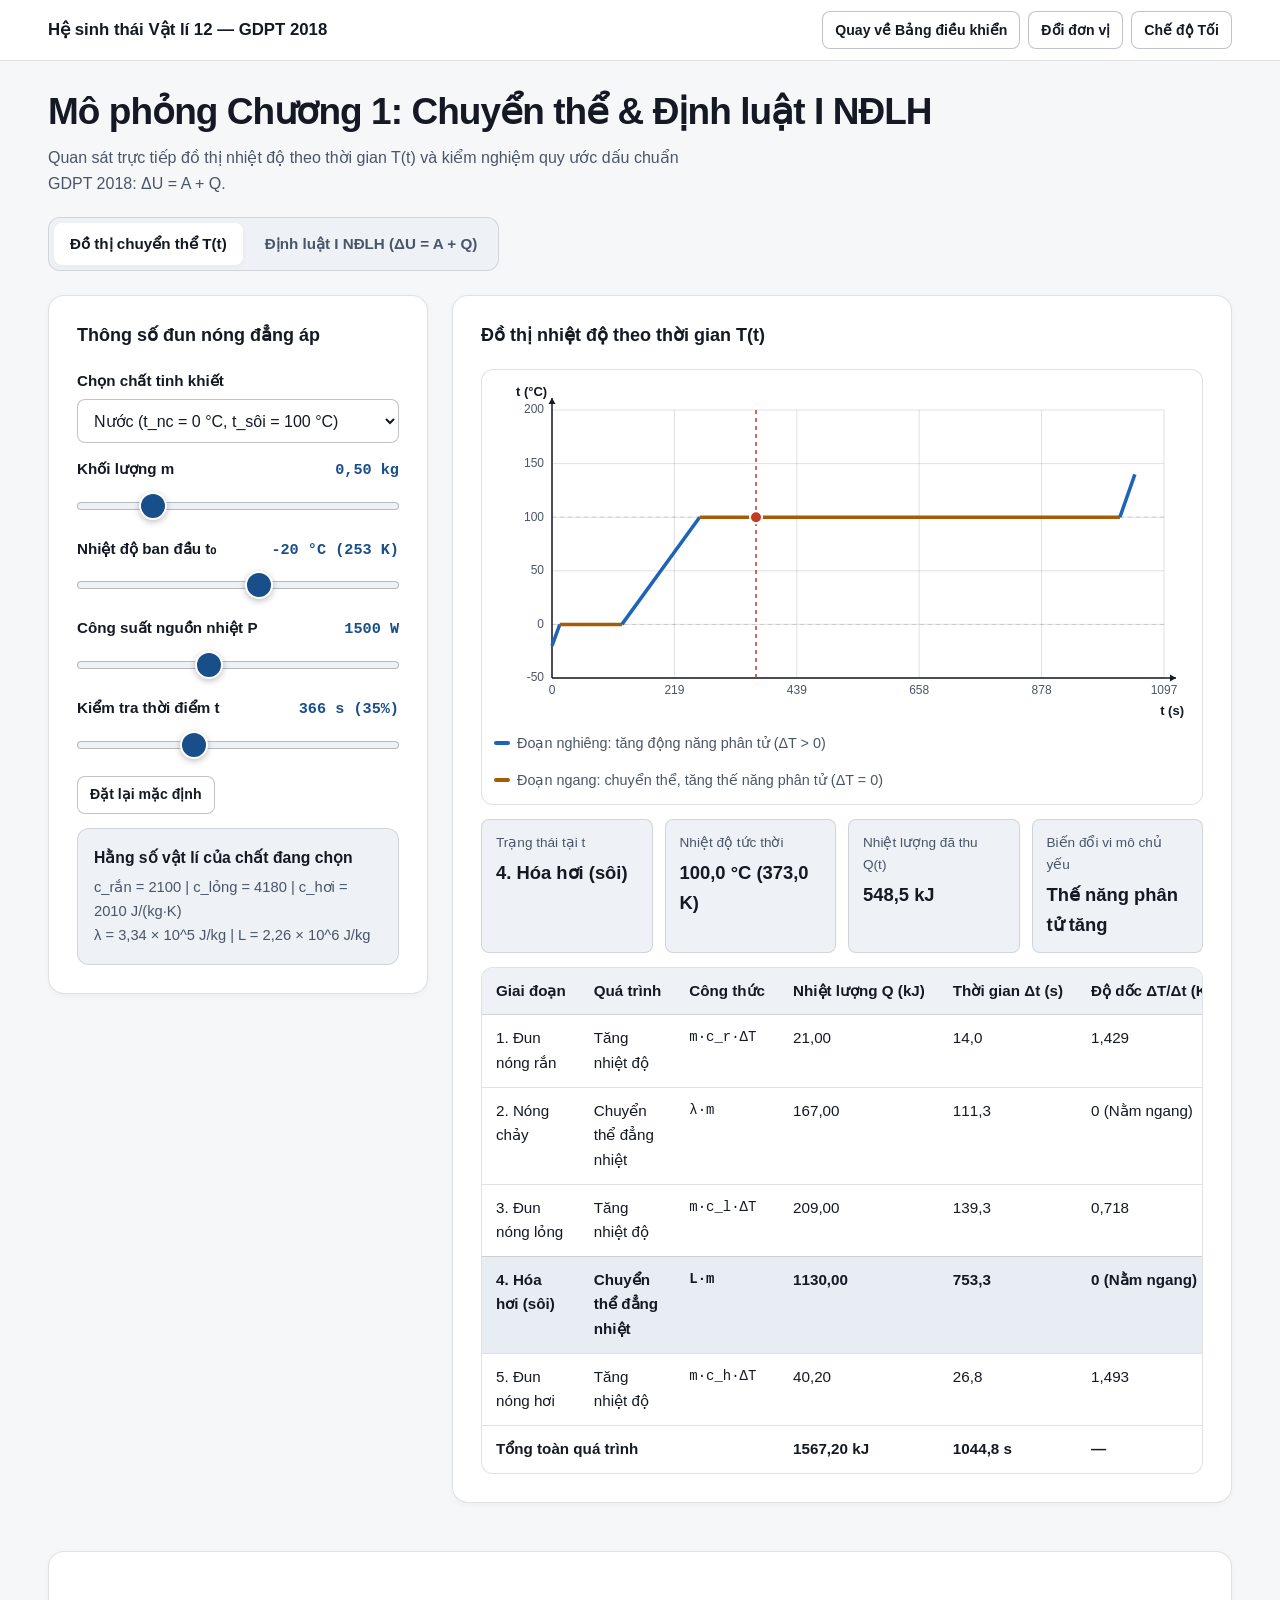
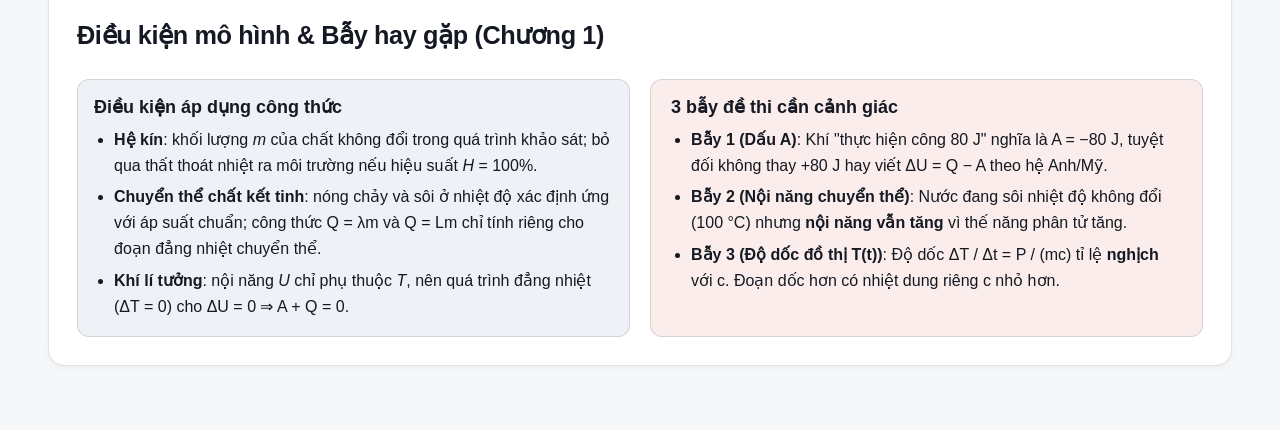
<file: mo_phong/01_chuyen_the_va_nhiet_dong.html>
<!DOCTYPE html>
<html lang="vi">
<head>
  <meta charset="UTF-8">
  <meta name="viewport" content="width=device-width, initial-scale=1.0">
  <title>Mô phỏng 01: Chuyển thể &amp; Định luật I Nhiệt động lực học</title>
  <meta name="theme-color" content="#184E8A">
  <link rel="icon" type="image/svg+xml" href="../assets/icon.svg">
  <link rel="stylesheet" href="../assets/style.css">
</head>
<body>
  <header class="topbar">
    <div class="wrap topbar-inner">
      <a href="../index.html" class="brand-link">Hệ sinh thái Vật lí 12 — GDPT 2018</a>
      <div class="topbar-actions">
        <a href="../index.html" class="btn btn-sm">Quay về Bảng điều khiển</a>
        <a href="../tra_cuu/hang_so_va_doi_don_vi.html" class="btn btn-sm">Đổi đơn vị</a>
        <button type="button" id="ly-theme-toggle" class="btn btn-sm">Chế độ Tối</button>
      </div>
    </div>
  </header>

  <main class="wrap page-main">
    <h1>Mô phỏng Chương 1: Chuyển thể &amp; Định luật I NĐLH</h1>
    <p class="muted">Quan sát trực tiếp đồ thị nhiệt độ theo thời gian T(t) và kiểm nghiệm quy ước dấu chuẩn GDPT 2018: ΔU = A + Q.</p>

    <div style="margin-top: 20px; margin-bottom: 24px;">
      <div class="tabs" role="tablist" aria-label="Chọn chế độ mô phỏng Chương 1">
        <button type="button" class="tab-btn" role="tab" id="tab-phase" aria-selected="true" aria-controls="panel-phase">Đồ thị chuyển thể T(t)</button>
        <button type="button" class="tab-btn" role="tab" id="tab-firstlaw" aria-selected="false" aria-controls="panel-firstlaw">Định luật I NĐLH (ΔU = A + Q)</button>
      </div>
    </div>

    <!-- TAB 1: CHUYỂN THỂ -->
    <section id="panel-phase" role="tabpanel" aria-labelledby="tab-phase">
      <div class="lab-layout">
        <div class="card">
          <h3>Thông số đun nóng đẳng áp</h3>

          <div class="control-group">
            <label for="sel-substance" class="control-label">Chọn chất tinh khiết</label>
            <select id="sel-substance">
              <option value="water">Nước (t_nc = 0 °C, t_sôi = 100 °C)</option>
              <option value="lead">Chì (t_nc = 327 °C, t_sôi = 1749 °C)</option>
              <option value="aluminum">Nhôm (t_nc = 660 °C, t_sôi = 2470 °C)</option>
              <option value="copper">Đồng (t_nc = 1084 °C, t_sôi = 2562 °C)</option>
            </select>
          </div>

          <div class="control-group">
            <div class="control-head">
              <label for="rng-mass" class="control-label">Khối lượng m</label>
              <span id="val-mass" class="control-val">0,50 kg</span>
            </div>
            <input id="rng-mass" type="range" min="0.1" max="2.0" step="0.05" value="0.5">
          </div>

          <div class="control-group">
            <div class="control-head">
              <label for="rng-t0" class="control-label">Nhiệt độ ban đầu t₀</label>
              <span id="val-t0" class="control-val">-20 °C</span>
            </div>
            <input id="rng-t0" type="range" min="-40" max="-5" step="5" value="-20">
          </div>

          <div class="control-group">
            <div class="control-head">
              <label for="rng-power" class="control-label">Công suất nguồn nhiệt P</label>
              <span id="val-power" class="control-val">1500 W</span>
            </div>
            <input id="rng-power" type="range" min="500" max="3000" step="100" value="1500">
          </div>

          <div class="control-group">
            <div class="control-head">
              <label for="rng-scrub" class="control-label">Kiểm tra thời điểm t</label>
              <span id="val-scrub" class="control-val">0 s (0%)</span>
            </div>
            <input id="rng-scrub" type="range" min="0" max="100" step="1" value="35">
          </div>

          <div class="btn-group">
            <button type="button" id="btn-phase-reset" class="btn btn-sm">Đặt lại mặc định</button>
          </div>

          <div class="panel-alt">
            <div class="notice-title">Hằng số vật lí của chất đang chọn</div>
            <div id="sub-props" class="muted num" style="font-size: 0.92rem;"></div>
          </div>
        </div>

        <div class="card">
          <h3>Đồ thị nhiệt độ theo thời gian T(t)</h3>
          <div class="canvas-box">
            <canvas id="canvas-phase"></canvas>
            <div class="canvas-legend">
              <span class="legend-item"><span class="legend-swatch" id="sw-kin"></span>Đoạn nghiêng: tăng động năng phân tử (ΔT &gt; 0)</span>
              <span class="legend-item"><span class="legend-swatch" id="sw-pot"></span>Đoạn ngang: chuyển thể, tăng thế năng phân tử (ΔT = 0)</span>
            </div>
          </div>

          <div class="stat-grid">
            <div class="stat-item">
              <div class="stat-label">Trạng thái tại t</div>
              <div id="st-stage" class="stat-value">—</div>
            </div>
            <div class="stat-item">
              <div class="stat-label">Nhiệt độ tức thời</div>
              <div id="st-temp" class="stat-value">—</div>
            </div>
            <div class="stat-item">
              <div class="stat-label">Nhiệt lượng đã thu Q(t)</div>
              <div id="st-qnow" class="stat-value">—</div>
            </div>
            <div class="stat-item">
              <div class="stat-label">Biến đổi vi mô chủ yếu</div>
              <div id="st-micro" class="stat-value">—</div>
            </div>
          </div>

          <div class="table-wrap">
            <table>
              <thead>
                <tr>
                  <th>Giai đoạn</th>
                  <th>Quá trình</th>
                  <th>Công thức</th>
                  <th>Nhiệt lượng Q (kJ)</th>
                  <th>Thời gian Δt (s)</th>
                  <th>Độ dốc ΔT/Δt (K/s)</th>
                </tr>
              </thead>
              <tbody id="phase-tbody"></tbody>
            </table>
          </div>
        </div>
      </div>
    </section>

    <!-- TAB 2: ĐỊNH LUẬT I NĐLH -->
    <section id="panel-firstlaw" role="tabpanel" aria-labelledby="tab-firstlaw" hidden>
      <div class="lab-layout">
        <div class="card">
          <h3>Điều chỉnh Công (A) &amp; Nhiệt lượng (Q)</h3>

          <div class="control-group">
            <div class="control-head">
              <label for="rng-q" class="control-label">Nhiệt lượng Q (nhận + / truyền -)</label>
              <span id="val-q" class="control-val">+200 J</span>
            </div>
            <input id="rng-q" type="range" min="-500" max="500" step="10" value="200">
          </div>

          <div class="control-group">
            <div class="control-head">
              <label for="rng-a" class="control-label">Công A (nhận/nén + / sinh/giãn -)</label>
              <span id="val-a" class="control-val">-120 J</span>
            </div>
            <input id="rng-a" type="range" min="-500" max="500" step="10" value="-120">
          </div>

          <div class="control-group">
            <span class="control-label">Quá trình mẫu nhanh</span>
            <div class="btn-group">
              <button type="button" class="btn btn-sm preset-fl" data-q="0" data-a="250">Nén đoạn nhiệt</button>
              <button type="button" class="btn btn-sm preset-fl" data-q="250" data-a="-250">Giãn đẳng nhiệt</button>
              <button type="button" class="btn btn-sm preset-fl" data-q="300" data-a="0">Đun đẳng tích</button>
              <button type="button" class="btn btn-sm preset-fl" data-q="350" data-a="-120">Nhận nhiệt &amp; giãn nở</button>
            </div>
          </div>

          <div class="notice notice-warn">
            <div class="notice-title">Quy ước dấu bắt buộc GDPT 2018</div>
            <p>Sử dụng đúng <strong>ΔU = A + Q</strong>:</p>
            <ul class="clean-list">
              <li><strong>Q &gt; 0</strong>: khí nhận nhiệt | <strong>Q &lt; 0</strong>: khí truyền nhiệt ra ngoài.</li>
              <li><strong>A &gt; 0</strong>: khí nhận công (bị nén, V giảm) | <strong>A &lt; 0</strong>: khí thực hiện công (giãn nở, V tăng).</li>
            </ul>
          </div>
        </div>

        <div class="card">
          <h3>Mô hình xi-lanh pít-tông &amp; Chuyển động phân tử</h3>
          <div class="canvas-box">
            <canvas id="canvas-firstlaw"></canvas>
          </div>

          <div class="stat-grid">
            <div class="stat-item">
              <div class="stat-label">Nhiệt lượng Q</div>
              <div id="fl-q" class="stat-value">—</div>
            </div>
            <div class="stat-item">
              <div class="stat-label">Công A</div>
              <div id="fl-a" class="stat-value">—</div>
            </div>
            <div class="stat-item">
              <div class="stat-label">Độ biến thiên ΔU = A + Q</div>
              <div id="fl-du" class="stat-value">—</div>
            </div>
            <div class="stat-item">
              <div class="stat-label">Kết luận nội năng</div>
              <div id="fl-state" class="stat-value">—</div>
            </div>
          </div>
        </div>
      </div>
    </section>

    <!-- KHỐI 6 LỚP RÚT GỌN: ĐIỀU KIỆN MÔ HÌNH & BẪY HAY GẶP -->
    <section class="section-block">
      <div class="card">
        <h2>Điều kiện mô hình &amp; Bẫy hay gặp (Chương 1)</h2>
        <div class="grid-2">
          <div class="panel-alt">
            <h3>Điều kiện áp dụng công thức</h3>
            <ul class="clean-list">
              <li><strong>Hệ kín</strong>: khối lượng <em>m</em> của chất không đổi trong quá trình khảo sát; bỏ qua thất thoát nhiệt ra môi trường nếu hiệu suất <em>H</em> = 100%.</li>
              <li><strong>Chuyển thể chất kết tinh</strong>: nóng chảy và sôi ở nhiệt độ xác định ứng với áp suất chuẩn; công thức Q = λm và Q = Lm chỉ tính riêng cho đoạn đẳng nhiệt chuyển thể.</li>
              <li><strong>Khí lí tưởng</strong>: nội năng <em>U</em> chỉ phụ thuộc <em>T</em>, nên quá trình đẳng nhiệt (ΔT = 0) cho ΔU = 0 ⇒ A + Q = 0.</li>
            </ul>
          </div>
          <div class="notice notice-danger">
            <h3>3 bẫy đề thi cần cảnh giác</h3>
            <ul class="clean-list">
              <li><strong>Bẫy 1 (Dấu A)</strong>: Khí "thực hiện công 80 J" nghĩa là A = −80 J, tuyệt đối không thay +80 J hay viết ΔU = Q − A theo hệ Anh/Mỹ.</li>
              <li><strong>Bẫy 2 (Nội năng chuyển thể)</strong>: Nước đang sôi nhiệt độ không đổi (100 °C) nhưng <strong>nội năng vẫn tăng</strong> vì thế năng phân tử tăng.</li>
              <li><strong>Bẫy 3 (Độ dốc đồ thị T(t))</strong>: Độ dốc ΔT / Δt = P / (mc) tỉ lệ <strong>nghịch</strong> với c. Đoạn dốc hơn có nhiệt dung riêng c nhỏ hơn.</li>
            </ul>
          </div>
        </div>
      </div>
    </section>
  </main>

  <script src="../assets/common.js"></script>
  <script>
    (function () {
      'use strict';
      var C = window.LY_COMMON;
      C.initShell();

      var SUBSTANCES = {
        water: {
          name: 'Nước',
          tNc: 0, tBoil: 100,
          t0Min: -40, t0Max: -5, t0Default: -20, tMaxTop: 140,
          cSolid: 2100, cLiquid: 4180, cGas: 2010,
          lambda: 334000, L: 2260000
        },
        lead: {
          name: 'Chì',
          tNc: 327, tBoil: 1749,
          t0Min: 20, t0Max: 250, t0Default: 100, tMaxTop: 2000,
          cSolid: 130, cLiquid: 140, cGas: 100,
          lambda: 25000, L: 858000
        },
        aluminum: {
          name: 'Nhôm',
          tNc: 660, tBoil: 2470,
          t0Min: 20, t0Max: 500, t0Default: 200, tMaxTop: 2800,
          cSolid: 880, cLiquid: 1080, cGas: 770,
          lambda: 397000, L: 10900000
        },
        copper: {
          name: 'Đồng',
          tNc: 1084, tBoil: 2562,
          t0Min: 20, t0Max: 900, t0Default: 300, tMaxTop: 2900,
          cSolid: 380, cLiquid: 490, cGas: 330,
          lambda: 205000, L: 4730000
        }
      };

      /* Tabs */
      var tabPhase = document.getElementById('tab-phase');
      var tabFirst = document.getElementById('tab-firstlaw');
      var panelPhase = document.getElementById('panel-phase');
      var panelFirst = document.getElementById('panel-firstlaw');
      var activeTab = 'phase';

      function switchTab(which) {
        activeTab = which;
        var isPhase = which === 'phase';
        tabPhase.setAttribute('aria-selected', isPhase ? 'true' : 'false');
        tabFirst.setAttribute('aria-selected', !isPhase ? 'true' : 'false');
        panelPhase.hidden = !isPhase;
        panelFirst.hidden = isPhase;
        if (isPhase) renderPhase();
        else renderFirstLawCanvas();
      }
      tabPhase.addEventListener('click', function () { switchTab('phase'); });
      tabFirst.addEventListener('click', function () { switchTab('firstlaw'); });

      /* TAB 1 LOGIC */
      var selSub = document.getElementById('sel-substance');
      var rngMass = document.getElementById('rng-mass');
      var rngT0 = document.getElementById('rng-t0');
      var rngPower = document.getElementById('rng-power');
      var rngScrub = document.getElementById('rng-scrub');
      var btnPhaseReset = document.getElementById('btn-phase-reset');
      var canvasPhase = document.getElementById('canvas-phase');

      function syncSubstanceRange() {
        var s = SUBSTANCES[selSub.value];
        rngT0.min = s.t0Min;
        rngT0.max = s.t0Max;
        rngT0.step = s.t0Max > 100 ? 20 : 5;
        rngT0.value = s.t0Default;
        document.getElementById('sub-props').innerHTML =
          'c_rắn = ' + s.cSolid + ' | c_lỏng = ' + s.cLiquid + ' | c_hơi = ' + s.cGas + ' J/(kg·K)<br>' +
          'λ = ' + C.fmtSci(s.lambda, 2) + ' J/kg | L = ' + C.fmtSci(s.L, 2) + ' J/kg';
      }

      function computePhaseData() {
        var s = SUBSTANCES[selSub.value];
        var m = parseFloat(rngMass.value);
        var t0 = parseFloat(rngT0.value);
        var P = parseFloat(rngPower.value);

        var q1 = m * s.cSolid * (s.tNc - t0);
        var q2 = m * s.lambda;
        var q3 = m * s.cLiquid * (s.tBoil - s.tNc);
        var q4 = m * s.L;
        var q5 = m * s.cGas * (s.tMaxTop - s.tBoil);

        var stages = [
          { idx: 1, name: '1. Đun nóng rắn', formula: 'm·c_r·ΔT', Q: q1, dt: q1 / P, tStart: t0, tEnd: s.tNc, slope: P / (m * s.cSolid), kind: 'kin' },
          { idx: 2, name: '2. Nóng chảy', formula: 'λ·m', Q: q2, dt: q2 / P, tStart: s.tNc, tEnd: s.tNc, slope: 0, kind: 'pot' },
          { idx: 3, name: '3. Đun nóng lỏng', formula: 'm·c_l·ΔT', Q: q3, dt: q3 / P, tStart: s.tNc, tEnd: s.tBoil, slope: P / (m * s.cLiquid), kind: 'kin' },
          { idx: 4, name: '4. Hóa hơi (sôi)', formula: 'L·m', Q: q4, dt: q4 / P, tStart: s.tBoil, tEnd: s.tBoil, slope: 0, kind: 'pot' },
          { idx: 5, name: '5. Đun nóng hơi', formula: 'm·c_h·ΔT', Q: q5, dt: q5 / P, tStart: s.tBoil, tEnd: s.tMaxTop, slope: P / (m * s.cGas), kind: 'kin' }
        ];

        var accTime = 0;
        var accQ = 0;
        var pts = [{ time: 0, temp: t0 }];
        stages.forEach(function (st) {
          st.timeStart = accTime;
          accTime += st.dt;
          st.timeEnd = accTime;
          accQ += st.Q;
          pts.push({ time: accTime, temp: st.tEnd });
        });

        return { s: s, m: m, t0: t0, P: P, stages: stages, pts: pts, totalTime: accTime, totalQ: accQ };
      }

      function evalAtTime(data, t) {
        for (var i = 0; i < data.stages.length; i++) {
          var st = data.stages[i];
          if (t <= st.timeEnd + 1e-6 || i === data.stages.length - 1) {
            var frac = st.dt > 0 ? Math.max(0, Math.min(1, (t - st.timeStart) / st.dt)) : 1;
            var temp = st.tStart + frac * (st.tEnd - st.tStart);
            return { stage: st, temp: temp, qNow: data.P * t };
          }
        }
        return { stage: data.stages[4], temp: data.s.tMaxTop, qNow: data.totalQ };
      }

      function renderPhase() {
        var data = computePhaseData();
        var pct = parseFloat(rngScrub.value);
        var tNow = (pct / 100) * data.totalTime;
        var cur = evalAtTime(data, tNow);

        document.getElementById('val-mass').textContent = C.fmt(data.m, 2) + ' kg';
        document.getElementById('val-t0').textContent = C.fmtTrim(data.t0, 0) + ' °C (' + C.fmtTrim(data.t0 + 273, 0) + ' K)';
        document.getElementById('val-power').textContent = C.fmtTrim(data.P, 0) + ' W';
        document.getElementById('val-scrub').textContent = C.fmt(tNow, 0) + ' s (' + pct + '%)';

        document.getElementById('st-stage').textContent = cur.stage.name;
        document.getElementById('st-temp').textContent = C.fmt(cur.temp, 1) + ' °C (' + C.fmt(cur.temp + 273, 1) + ' K)';
        document.getElementById('st-qnow').textContent = C.fmt(cur.qNow / 1000, 1) + ' kJ';
        document.getElementById('st-micro').textContent = cur.stage.kind === 'kin' ? 'Động năng TB tăng' : 'Thế năng phân tử tăng';

        var colors = C.getColors();
        document.getElementById('sw-kin').style.backgroundColor = colors.cold;
        document.getElementById('sw-pot').style.backgroundColor = colors.phase;

        /* Table */
        var tbody = document.getElementById('phase-tbody');
        var rowsHtml = '';
        data.stages.forEach(function (st) {
          var isCur = st.idx === cur.stage.idx;
          rowsHtml += '<tr' + (isCur ? ' style="background-color: var(--accent-subtle); font-weight: 600;"' : '') + '>' +
            '<td>' + st.name + '</td>' +
            '<td>' + (st.kind === 'kin' ? 'Tăng nhiệt độ' : 'Chuyển thể đẳng nhiệt') + '</td>' +
            '<td class="mono">' + st.formula + '</td>' +
            '<td>' + C.fmt(st.Q / 1000, 2) + '</td>' +
            '<td>' + C.fmt(st.dt, 1) + '</td>' +
            '<td>' + (st.slope > 0 ? C.fmt(st.slope, 3) : '0 (Nằm ngang)') + '</td>' +
          '</tr>';
        });
        rowsHtml += '<tr style="font-weight: 700;"><td colspan="3">Tổng toàn quá trình</td><td>' + C.fmt(data.totalQ / 1000, 2) + ' kJ</td><td>' + C.fmt(data.totalTime, 1) + ' s</td><td>—</td></tr>';
        tbody.innerHTML = rowsHtml;

        /* Draw Canvas */
        var setup = C.setupCanvas(canvasPhase, 340);
        var ctx = setup.ctx;
        var yMin = Math.min(-50, Math.floor((data.t0 - 20) / 50) * 50);
        if (data.t0 >= 0) yMin = 0;
        var yMax = Math.ceil((data.s.tMaxTop + 50) / 50) * 50;

        var ax = C.drawAxes(ctx, setup.width, setup.height, {
          xMin: 0,
          xMax: data.totalTime * 1.05,
          yMin: yMin,
          yMax: yMax,
          xTicks: 5,
          yTicks: 5,
          xLabel: 't (s)',
          yLabel: 't (°C)',
          xFormat: function (v) { return Math.round(v) + ''; },
          yFormat: function (v) { return Math.round(v) + ''; }
        });

        /* Đường gióng nhiệt độ nóng chảy & sôi */
        ctx.save();
        ctx.setLineDash([4, 4]);
        ctx.strokeStyle = colors.grid;
        ctx.lineWidth = 1;
        [data.s.tNc, data.s.tBoil].forEach(function (tv) {
          var yLine = ax.toY(tv);
          ctx.beginPath();
          ctx.moveTo(ax.pad.left, yLine);
          ctx.lineTo(ax.pad.left + ax.plotW, yLine);
          ctx.stroke();
        });
        ctx.restore();

        /* Vẽ 5 đoạn màu phân biệt */
        for (var i = 0; i < data.stages.length; i++) {
          var st = data.stages[i];
          var p1 = data.pts[i];
          var p2 = data.pts[i + 1];
          ctx.save();
          ctx.strokeStyle = st.kind === 'kin' ? colors.cold : colors.phase;
          ctx.lineWidth = 3.5;
          ctx.beginPath();
          ctx.moveTo(ax.toX(p1.time), ax.toY(p1.temp));
          ctx.lineTo(ax.toX(p2.time), ax.toY(p2.temp));
          ctx.stroke();
          ctx.restore();
        }

        /* Đánh dấu điểm hiện tại */
        var cx = ax.toX(tNow);
        var cy = ax.toY(cur.temp);
        ctx.save();
        ctx.setLineDash([4, 4]);
        ctx.strokeStyle = colors.warm;
        ctx.lineWidth = 1.5;
        ctx.beginPath();
        ctx.moveTo(cx, ax.pad.top);
        ctx.lineTo(cx, ax.pad.top + ax.plotH);
        ctx.stroke();
        ctx.setLineDash([]);
        ctx.fillStyle = colors.warm;
        ctx.beginPath();
        ctx.arc(cx, cy, 6, 0, Math.PI * 2);
        ctx.fill();
        ctx.strokeStyle = colors.bg;
        ctx.lineWidth = 2;
        ctx.stroke();
        ctx.restore();
      }

      selSub.addEventListener('change', function () {
        syncSubstanceRange();
        renderPhase();
      });
      [rngMass, rngT0, rngPower, rngScrub].forEach(function (el) {
        el.addEventListener('input', renderPhase);
      });
      btnPhaseReset.addEventListener('click', function () {
        selSub.value = 'water';
        rngMass.value = '0.5';
        rngPower.value = '1500';
        rngScrub.value = '35';
        syncSubstanceRange();
        renderPhase();
      });

      /* TAB 2: ĐỊNH LUẬT I NĐLH */
      var rngQ = document.getElementById('rng-q');
      var rngA = document.getElementById('rng-a');
      var canvasFL = document.getElementById('canvas-firstlaw');
      var presetBtns = document.querySelectorAll('.preset-fl');

      var particles = [];
      for (var p = 0; p < 26; p++) {
        particles.push({
          rx: Math.random(),
          ry: Math.random(),
          ang: Math.random() * Math.PI * 2
        });
      }

      var reducedMotion = window.matchMedia && window.matchMedia('(prefers-reduced-motion: reduce)').matches;
      var lastTick = performance.now();

      function updateFirstLawText() {
        var Q = parseFloat(rngQ.value);
        var A = parseFloat(rngA.value);
        var dU = A + Q;

        function fmtSigned(v) {
          return (v > 0 ? '+' : '') + v + ' J';
        }

        document.getElementById('val-q').textContent = fmtSigned(Q);
        document.getElementById('val-a').textContent = fmtSigned(A);
        document.getElementById('fl-q').textContent = fmtSigned(Q) + (Q > 0 ? ' (Nhận nhiệt)' : Q < 0 ? ' (Truyền nhiệt)' : ' (Đoạn nhiệt)');
        document.getElementById('fl-a').textContent = fmtSigned(A) + (A > 0 ? ' (Khí bị nén)' : A < 0 ? ' (Khí sinh công)' : ' (Đẳng tích)');
        document.getElementById('fl-du').textContent = fmtSigned(dU);
        document.getElementById('fl-state').textContent = dU > 0 ? 'Nội năng TĂNG' : dU < 0 ? 'Nội năng GIẢM' : 'Nội năng KHÔNG ĐỔI';
      }

      function renderFirstLawCanvas(dtSec) {
        updateFirstLawText();
        var Q = parseFloat(rngQ.value);
        var A = parseFloat(rngA.value);
        var dU = A + Q;

        var setup = C.setupCanvas(canvasFL, 320);
        var ctx = setup.ctx;
        var W = setup.width;
        var H = setup.height;
        var colors = C.getColors();

        ctx.fillStyle = colors.bg;
        ctx.fillRect(0, 0, W, H);

        /* Vẽ xi-lanh: A > 0 (nén) pít-tông dịch trái; A < 0 (giãn) dịch phải */
        var cylX = 48;
        var cylY = 66;
        var cylMaxW = Math.min(340, W - 160);
        var cylH = 160;
        var baseFrac = 0.62;
        var pistonFrac = Math.max(0.28, Math.min(0.95, baseFrac - (A / 500) * 0.28));
        var gasW = cylMaxW * pistonFrac;

        /* Nền khí bên trong */
        var uNorm = Math.max(0, Math.min(1, (dU + 1000) / 2000));
        ctx.fillStyle = dU >= 0 ? 'rgba(194, 59, 34, 0.10)' : 'rgba(29, 99, 184, 0.10)';
        ctx.fillRect(cylX, cylY, gasW, cylH);

        /* Vỏ xi-lanh */
        ctx.strokeStyle = colors.ink;
        ctx.lineWidth = 3;
        ctx.beginPath();
        ctx.moveTo(cylX + cylMaxW + 18, cylY);
        ctx.lineTo(cylX, cylY);
        ctx.lineTo(cylX, cylY + cylH);
        ctx.lineTo(cylX + cylMaxW + 18, cylY + cylH);
        ctx.stroke();

        /* Cập nhật và vẽ các phân tử khí */
        var speed = 0.25 + uNorm * 1.15;
        var step = reducedMotion ? 0 : (dtSec || 0.016) * speed;
        ctx.fillStyle = dU > 0 ? colors.warm : dU < 0 ? colors.cold : colors.accent;
        for (var i = 0; i < particles.length; i++) {
          var pt = particles[i];
          if (step > 0) {
            pt.rx += Math.cos(pt.ang) * step;
            pt.ry += Math.sin(pt.ang) * step;
            if (pt.rx < 0.04 || pt.rx > 0.96) {
              pt.ang = Math.PI - pt.ang;
              pt.rx = Math.max(0.04, Math.min(0.96, pt.rx));
            }
            if (pt.ry < 0.06 || pt.ry > 0.94) {
              pt.ang = -pt.ang;
              pt.ry = Math.max(0.06, Math.min(0.94, pt.ry));
            }
          }
          ctx.beginPath();
          ctx.arc(cylX + 6 + pt.rx * Math.max(20, gasW - 14), cylY + 6 + pt.ry * (cylH - 12), 4, 0, Math.PI * 2);
          ctx.fill();
        }

        /* Pít-tông và cần pít-tông */
        var pistX = cylX + gasW;
        ctx.fillStyle = colors.muted;
        ctx.fillRect(pistX, cylY + 3, 16, cylH - 6);
        ctx.fillRect(pistX + 16, cylY + cylH / 2 - 7, 74, 14);

        /* Mũi tên Công A */
        ctx.font = '600 13px ' + getComputedStyle(document.body).fontFamily;
        if (A > 0) {
          C.drawArrow(ctx, pistX + 105, cylY + cylH / 2 - 34, pistX + 32, cylY + cylH / 2 - 34, colors.ok, 3, 9);
          ctx.fillStyle = colors.ok;
          ctx.textAlign = 'left';
          ctx.fillText('Nhận công A > 0 (Nén)', pistX + 24, cylY + cylH / 2 - 46);
        } else if (A < 0) {
          C.drawArrow(ctx, pistX + 32, cylY + cylH / 2 - 34, pistX + 105, cylY + cylH / 2 - 34, colors.phase, 3, 9);
          ctx.fillStyle = colors.phase;
          ctx.textAlign = 'left';
          ctx.fillText('Sinh công A < 0 (Giãn)', pistX + 24, cylY + cylH / 2 - 46);
        } else {
          ctx.fillStyle = colors.muted;
          ctx.textAlign = 'left';
          ctx.fillText('Đẳng tích A = 0', pistX + 24, cylY + cylH / 2 - 36);
        }

        /* Mũi tên Nhiệt Q */
        var qCenterX = cylX + Math.max(40, gasW * 0.5);
        if (Q > 0) {
          C.drawArrow(ctx, qCenterX, cylY + cylH + 44, qCenterX, cylY + cylH + 4, colors.warm, 3, 9);
          ctx.fillStyle = colors.warm;
          ctx.textAlign = 'center';
          ctx.fillText('Nhận nhiệt Q = +' + Q + ' J', qCenterX, cylY + cylH + 62);
        } else if (Q < 0) {
          C.drawArrow(ctx, qCenterX, cylY + cylH + 4, qCenterX, cylY + cylH + 44, colors.cold, 3, 9);
          ctx.fillStyle = colors.cold;
          ctx.textAlign = 'center';
          ctx.fillText('Truyền nhiệt Q = ' + Q + ' J', qCenterX, cylY + cylH + 62);
        } else {
          ctx.fillStyle = colors.muted;
          ctx.textAlign = 'center';
          ctx.fillText('Đoạn nhiệt Q = 0', qCenterX, cylY + cylH + 30);
        }

        /* Phương trình tổng kết trên Canvas */
        ctx.fillStyle = colors.ink;
        ctx.textAlign = 'left';
        ctx.font = '700 15px ' + getComputedStyle(document.body).fontFamily;
        ctx.fillText('ΔU = A + Q = (' + A + ') + (' + Q + ') = ' + (dU > 0 ? '+' : '') + dU + ' J', cylX, 34);
      }

      function animateFirstLaw(now) {
        var dt = Math.min(0.05, (now - lastTick) / 1000);
        lastTick = now;
        if (activeTab === 'firstlaw') {
          renderFirstLawCanvas(dt);
        }
        requestAnimationFrame(animateFirstLaw);
      }

      [rngQ, rngA].forEach(function (el) {
        el.addEventListener('input', function () {
          renderFirstLawCanvas(0);
        });
      });

      presetBtns.forEach(function (btn) {
        btn.addEventListener('click', function () {
          rngQ.value = btn.getAttribute('data-q');
          rngA.value = btn.getAttribute('data-a');
          renderFirstLawCanvas(0);
        });
      });

      syncSubstanceRange();
      renderPhase();
      updateFirstLawText();
      requestAnimationFrame(animateFirstLaw);

      window.addEventListener('resize', function () {
        if (activeTab === 'phase') renderPhase();
        else renderFirstLawCanvas(0);
      });
      window.addEventListener('ly-theme-change', function () {
        if (activeTab === 'phase') renderPhase();
        else renderFirstLawCanvas(0);
      });
    })();
  </script>
</body>
</html>
</file>
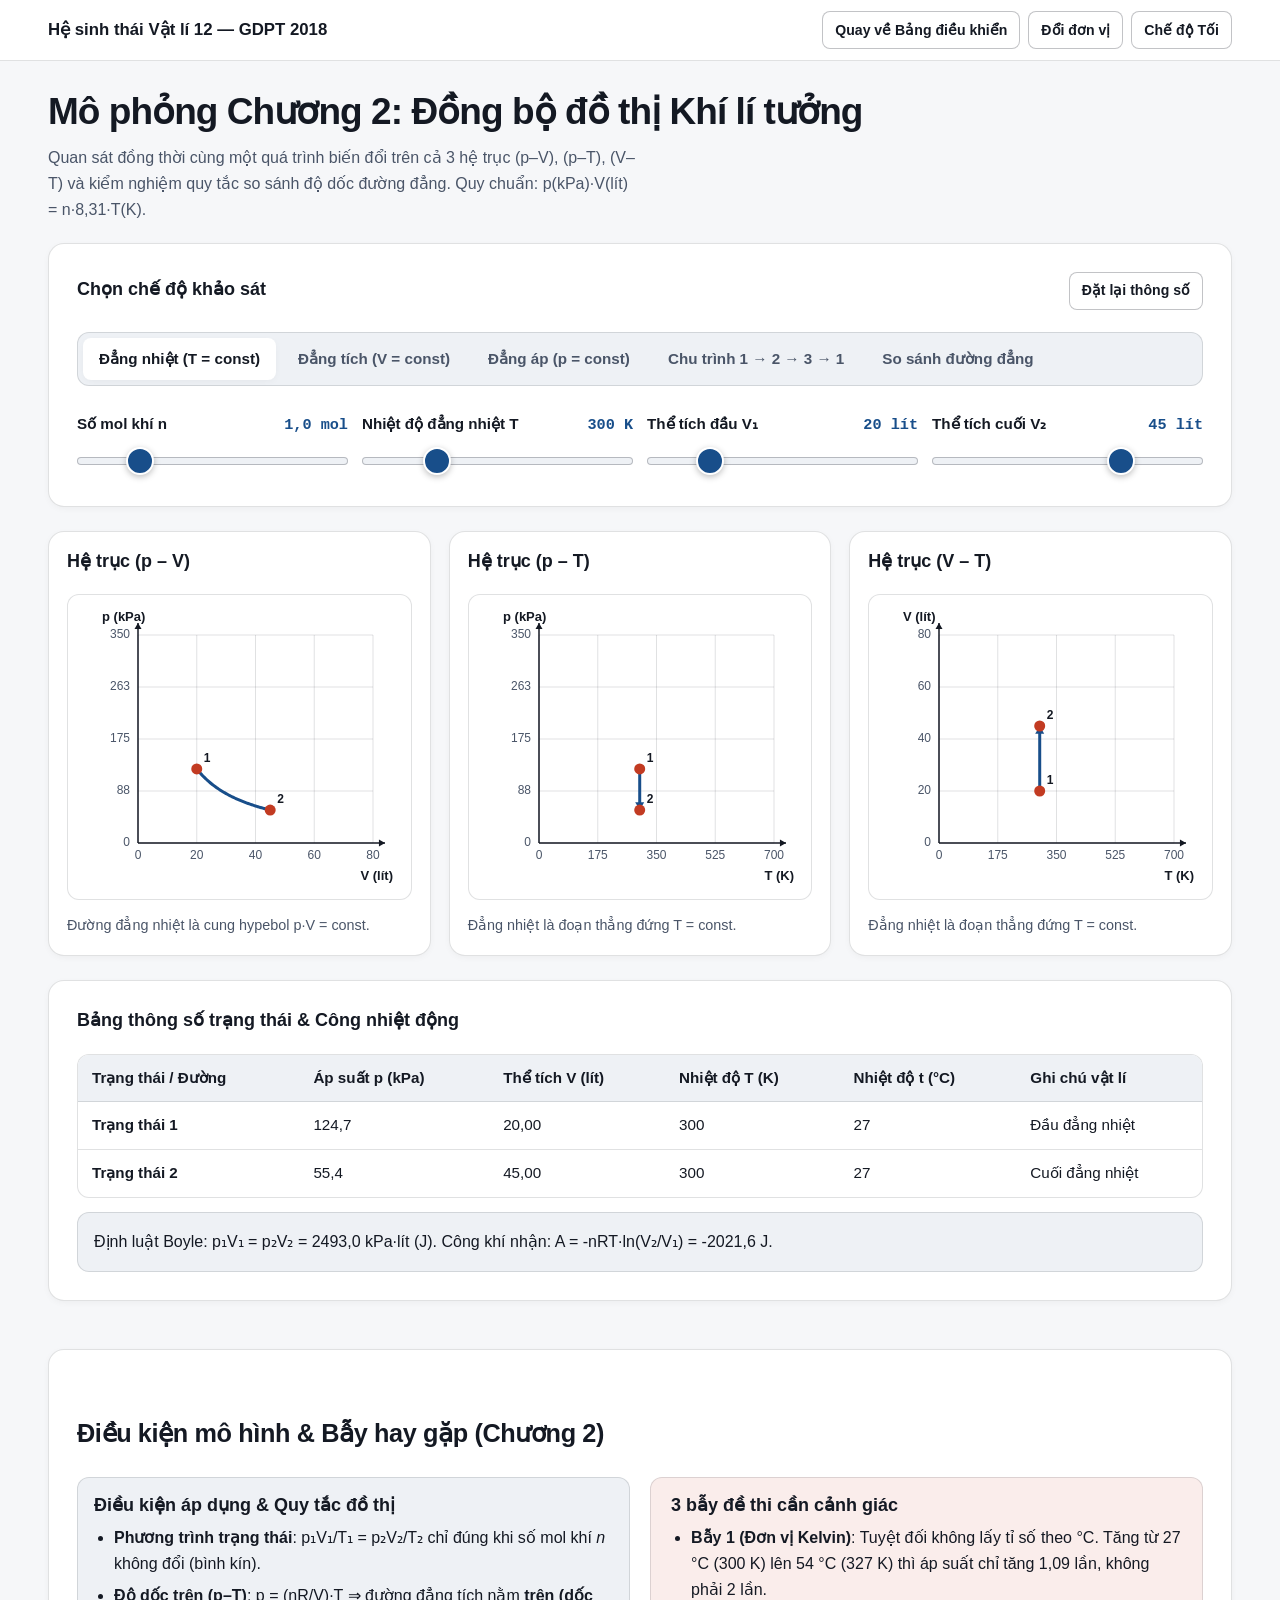
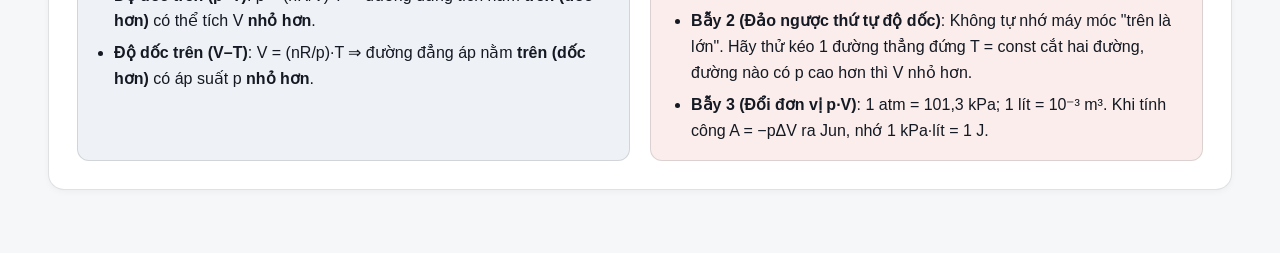
<file: mo_phong/02_do_thi_khi_li_tuong.html>
<!DOCTYPE html>
<html lang="vi">
<head>
  <meta charset="UTF-8">
  <meta name="viewport" content="width=device-width, initial-scale=1.0">
  <title>Mô phỏng 02: Đồng bộ 3 hệ đồ thị Khí lí tưởng (p-V, p-T, V-T)</title>
  <meta name="theme-color" content="#184E8A">
  <link rel="icon" type="image/svg+xml" href="../assets/icon.svg">
  <link rel="stylesheet" href="../assets/style.css">
</head>
<body>
  <header class="topbar">
    <div class="wrap topbar-inner">
      <a href="../index.html" class="brand-link">Hệ sinh thái Vật lí 12 — GDPT 2018</a>
      <div class="topbar-actions">
        <a href="../index.html" class="btn btn-sm">Quay về Bảng điều khiển</a>
        <a href="../tra_cuu/hang_so_va_doi_don_vi.html" class="btn btn-sm">Đổi đơn vị</a>
        <button type="button" id="ly-theme-toggle" class="btn btn-sm">Chế độ Tối</button>
      </div>
    </div>
  </header>

  <main class="wrap page-main">
    <h1>Mô phỏng Chương 2: Đồng bộ đồ thị Khí lí tưởng</h1>
    <p class="muted">Quan sát đồng thời cùng một quá trình biến đổi trên cả 3 hệ trục (p–V), (p–T), (V–T) và kiểm nghiệm quy tắc so sánh độ dốc đường đẳng. Quy chuẩn: p(kPa)·V(lít) = n·8,31·T(K).</p>

    <div class="card" style="margin-top: 20px;">
      <div class="section-head" style="margin-bottom: 8px;">
        <h3>Chọn chế độ khảo sát</h3>
        <button type="button" id="btn-gas-reset" class="btn btn-sm">Đặt lại thông số</button>
      </div>

      <div class="tabs" role="tablist" aria-label="Chọn loại quá trình khí lí tưởng">
        <button type="button" class="tab-btn gas-mode" data-mode="isothermal" aria-selected="true">Đẳng nhiệt (T = const)</button>
        <button type="button" class="tab-btn gas-mode" data-mode="isochoric" aria-selected="false">Đẳng tích (V = const)</button>
        <button type="button" class="tab-btn gas-mode" data-mode="isobaric" aria-selected="false">Đẳng áp (p = const)</button>
        <button type="button" class="tab-btn gas-mode" data-mode="cycle" aria-selected="false">Chu trình 1 → 2 → 3 → 1</button>
        <button type="button" class="tab-btn gas-mode" data-mode="compare" aria-selected="false">So sánh đường đẳng</button>
      </div>

      <div id="gas-controls" class="grid-4" style="margin-top: 12px;"></div>
    </div>

    <section class="section-block" style="margin-top: 24px;">
      <div class="grid-3">
        <div class="card" style="padding: 18px;">
          <h3>Hệ trục (p – V)</h3>
          <div class="canvas-box">
            <canvas id="cv-pv"></canvas>
          </div>
          <p id="cap-pv" class="muted" style="font-size: 0.9rem;"></p>
        </div>

        <div class="card" style="padding: 18px;">
          <h3>Hệ trục (p – T)</h3>
          <div class="canvas-box">
            <canvas id="cv-pt"></canvas>
          </div>
          <p id="cap-pt" class="muted" style="font-size: 0.9rem;"></p>
        </div>

        <div class="card" style="padding: 18px;">
          <h3>Hệ trục (V – T)</h3>
          <div class="canvas-box">
            <canvas id="cv-vt"></canvas>
          </div>
          <p id="cap-vt" class="muted" style="font-size: 0.9rem;"></p>
        </div>
      </div>
    </section>

    <section class="section-block" style="margin-top: 24px;">
      <div class="card">
        <h3>Bảng thông số trạng thái &amp; Công nhiệt động</h3>
        <div class="table-wrap">
          <table>
            <thead>
              <tr>
                <th>Trạng thái / Đường</th>
                <th>Áp suất p (kPa)</th>
                <th>Thể tích V (lít)</th>
                <th>Nhiệt độ T (K)</th>
                <th>Nhiệt độ t (°C)</th>
                <th>Ghi chú vật lí</th>
              </tr>
            </thead>
            <tbody id="gas-tbody"></tbody>
          </table>
        </div>
        <div id="gas-summary" class="panel-alt num"></div>
      </div>
    </section>

    <section class="section-block">
      <div class="card">
        <h2>Điều kiện mô hình &amp; Bẫy hay gặp (Chương 2)</h2>
        <div class="grid-2">
          <div class="panel-alt">
            <h3>Điều kiện áp dụng &amp; Quy tắc đồ thị</h3>
            <ul class="clean-list">
              <li><strong>Phương trình trạng thái</strong>: p₁V₁/T₁ = p₂V₂/T₂ chỉ đúng khi số mol khí <em>n</em> không đổi (bình kín).</li>
              <li><strong>Độ dốc trên (p–T)</strong>: p = (nR/V)·T ⇒ đường đẳng tích nằm <strong>trên (dốc hơn)</strong> có thể tích V <strong>nhỏ hơn</strong>.</li>
              <li><strong>Độ dốc trên (V–T)</strong>: V = (nR/p)·T ⇒ đường đẳng áp nằm <strong>trên (dốc hơn)</strong> có áp suất p <strong>nhỏ hơn</strong>.</li>
            </ul>
          </div>
          <div class="notice notice-danger">
            <h3>3 bẫy đề thi cần cảnh giác</h3>
            <ul class="clean-list">
              <li><strong>Bẫy 1 (Đơn vị Kelvin)</strong>: Tuyệt đối không lấy tỉ số theo °C. Tăng từ 27 °C (300 K) lên 54 °C (327 K) thì áp suất chỉ tăng 1,09 lần, không phải 2 lần.</li>
              <li><strong>Bẫy 2 (Đảo ngược thứ tự độ dốc)</strong>: Không tự nhớ máy móc "trên là lớn". Hãy thử kéo 1 đường thẳng đứng T = const cắt hai đường, đường nào có p cao hơn thì V nhỏ hơn.</li>
              <li><strong>Bẫy 3 (Đổi đơn vị p·V)</strong>: 1 atm = 101,3 kPa; 1 lít = 10⁻³ m³. Khi tính công A = −pΔV ra Jun, nhớ 1 kPa·lít = 1 J.</li>
            </ul>
          </div>
        </div>
      </div>
    </section>
  </main>

  <script src="../assets/common.js"></script>
  <script>
    (function () {
      'use strict';
      var C = window.LY_COMMON;
      C.initShell();

      var R = 8.31;
      var mode = 'isothermal';

      var params = {
        n: 1.0,
        T: 300,
        V1: 20,
        V2: 45,
        V: 25,
        T1: 280,
        T2: 520,
        p: 150,
        cmpV1: 20,
        cmpV2: 40,
        cmpP1: 120,
        cmpP2: 240,
        cmpT1: 300,
        cmpT2: 500
      };

      var CONTROLS_DEF = {
        isothermal: [
          { key: 'n', label: 'Số mol khí n', min: 0.5, max: 3.0, step: 0.1, unit: 'mol', dec: 1 },
          { key: 'T', label: 'Nhiệt độ đẳng nhiệt T', min: 200, max: 600, step: 10, unit: 'K', dec: 0 },
          { key: 'V1', label: 'Thể tích đầu V₁', min: 10, max: 60, step: 2, unit: 'lít', dec: 0 },
          { key: 'V2', label: 'Thể tích cuối V₂', min: 10, max: 60, step: 2, unit: 'lít', dec: 0 }
        ],
        isochoric: [
          { key: 'n', label: 'Số mol khí n', min: 0.5, max: 3.0, step: 0.1, unit: 'mol', dec: 1 },
          { key: 'V', label: 'Thể tích không đổi V', min: 10, max: 60, step: 2, unit: 'lít', dec: 0 },
          { key: 'T1', label: 'Nhiệt độ đầu T₁', min: 200, max: 550, step: 10, unit: 'K', dec: 0 },
          { key: 'T2', label: 'Nhiệt độ cuối T₂', min: 200, max: 650, step: 10, unit: 'K', dec: 0 }
        ],
        isobaric: [
          { key: 'n', label: 'Số mol khí n', min: 0.5, max: 3.0, step: 0.1, unit: 'mol', dec: 1 },
          { key: 'p', label: 'Áp suất không đổi p', min: 50, max: 300, step: 10, unit: 'kPa', dec: 0 },
          { key: 'T1', label: 'Nhiệt độ đầu T₁', min: 200, max: 550, step: 10, unit: 'K', dec: 0 },
          { key: 'T2', label: 'Nhiệt độ cuối T₂', min: 200, max: 650, step: 10, unit: 'K', dec: 0 }
        ],
        cycle: [
          { key: 'n', label: 'Số mol khí n', min: 0.5, max: 3.0, step: 0.1, unit: 'mol', dec: 1 },
          { key: 'V1', label: 'Thể tích V₁ (đẳng tích 1→2)', min: 12, max: 40, step: 2, unit: 'lít', dec: 0 },
          { key: 'T1', label: 'Nhiệt độ đáy T₁', min: 250, max: 350, step: 10, unit: 'K', dec: 0 },
          { key: 'T2', label: 'Nhiệt độ đỉnh T₂ (đẳng nhiệt 2→3)', min: 400, max: 650, step: 10, unit: 'K', dec: 0 }
        ],
        compare: [
          { key: 'n', label: 'Số mol khí n', min: 0.5, max: 3.0, step: 0.1, unit: 'mol', dec: 1 },
          { key: 'cmpV1', label: 'Đẳng tích V₁ vs V₂ (V₂=40)', min: 12, max: 55, step: 2, unit: 'lít', dec: 0 },
          { key: 'cmpP1', label: 'Đẳng áp p₁ vs p₂ (p₂=240)', min: 60, max: 300, step: 10, unit: 'kPa', dec: 0 },
          { key: 'cmpT1', label: 'Đẳng nhiệt T₁ vs T₂ (T₂=500)', min: 220, max: 620, step: 10, unit: 'K', dec: 0 }
        ]
      };

      var controlsEl = document.getElementById('gas-controls');
      var modeBtns = document.querySelectorAll('.gas-mode');
      var cvPV = document.getElementById('cv-pv');
      var cvPT = document.getElementById('cv-pt');
      var cvVT = document.getElementById('cv-vt');

      function buildControls() {
        var defs = CONTROLS_DEF[mode];
        controlsEl.innerHTML = '';
        defs.forEach(function (d) {
          var box = document.createElement('div');
          box.className = 'control-group';

          var head = document.createElement('div');
          head.className = 'control-head';

          var lbl = document.createElement('label');
          lbl.className = 'control-label';
          lbl.setAttribute('for', 'gas-rng-' + d.key);
          lbl.textContent = d.label;

          var valEl = document.createElement('span');
          valEl.className = 'control-val';
          valEl.id = 'gas-val-' + d.key;
          valEl.textContent = C.fmt(params[d.key], d.dec) + ' ' + d.unit;

          head.appendChild(lbl);
          head.appendChild(valEl);

          var inp = document.createElement('input');
          inp.type = 'range';
          inp.id = 'gas-rng-' + d.key;
          inp.min = d.min;
          inp.max = d.max;
          inp.step = d.step;
          inp.value = params[d.key];
          inp.addEventListener('input', function () {
            params[d.key] = parseFloat(inp.value);
            valEl.textContent = C.fmt(params[d.key], d.dec) + ' ' + d.unit;
            renderAll();
          });

          box.appendChild(head);
          box.appendChild(inp);
          controlsEl.appendChild(box);
        });
      }

      function drawDot(ctx, x, y, label, color) {
        ctx.save();
        ctx.fillStyle = color;
        ctx.beginPath();
        ctx.arc(x, y, 5.5, 0, Math.PI * 2);
        ctx.fill();
        ctx.fillStyle = C.getColors().ink;
        ctx.font = '700 12px ' + getComputedStyle(document.body).fontFamily;
        ctx.textAlign = 'left';
        ctx.textBaseline = 'bottom';
        ctx.fillText(label, x + 7, y - 4);
        ctx.restore();
      }

      function renderAll() {
        var colors = C.getColors();
        var n = params.n;
        var states = [];
        var segs = [];
        var summary = '';

        if (mode === 'isothermal') {
          var T = params.T;
          var V1 = params.V1;
          var V2 = params.V2;
          var p1 = (n * R * T) / V1;
          var p2 = (n * R * T) / V2;
          states = [
            { name: 'Trạng thái 1', p: p1, V: V1, T: T, note: 'Đầu đẳng nhiệt' },
            { name: 'Trạng thái 2', p: p2, V: V2, T: T, note: 'Cuối đẳng nhiệt' }
          ];
          var A_iso = -n * R * T * Math.log(V2 / V1);
          summary = 'Định luật Boyle: p₁V₁ = p₂V₂ = ' + C.fmt(p1 * V1, 1) + ' kPa·lít (J). Công khí nhận: A = -nRT·ln(V₂/V₁) = ' + C.fmt(A_iso, 1) + ' J.';
        } else if (mode === 'isochoric') {
          var V = params.V;
          var T1 = params.T1;
          var T2 = params.T2;
          var p1c = (n * R * T1) / V;
          var p2c = (n * R * T2) / V;
          states = [
            { name: 'Trạng thái 1', p: p1c, V: V, T: T1, note: 'Đầu đẳng tích' },
            { name: 'Trạng thái 2', p: p2c, V: V, T: T2, note: 'Cuối đẳng tích' }
          ];
          summary = 'Đẳng tích: p₁/T₁ = p₂/T₂ = ' + C.fmt(p1c / T1, 4) + ' kPa/K. Vì ΔV = 0 nên công A = 0 J.';
        } else if (mode === 'isobaric') {
          var pConst = params.p;
          var T1b = params.T1;
          var T2b = params.T2;
          var V1b = (n * R * T1b) / pConst;
          var V2b = (n * R * T2b) / pConst;
          states = [
            { name: 'Trạng thái 1', p: pConst, V: V1b, T: T1b, note: 'Đầu đẳng áp' },
            { name: 'Trạng thái 2', p: pConst, V: V2b, T: T2b, note: 'Cuối đẳng áp' }
          ];
          var A_bar = -pConst * (V2b - V1b);
          summary = 'Định luật Charles: V₁/T₁ = V₂/T₂ = ' + C.fmt(V1b / T1b, 4) + ' lít/K. Công A = -pΔV = ' + (A_bar > 0 ? '+' : '') + C.fmt(A_bar, 1) + ' J.';
        } else if (mode === 'cycle') {
          var V1cy = params.V1;
          var T1cy = params.T1;
          var T2cy = Math.max(params.T1 + 40, params.T2);
          var p1cy = (n * R * T1cy) / V1cy;
          var p2cy = (n * R * T2cy) / V1cy;
          var V3cy = V1cy * (T2cy / T1cy);
          var p3cy = p1cy;
          states = [
            { name: 'Trạng thái 1', p: p1cy, V: V1cy, T: T1cy, note: '1→2: Đẳng tích' },
            { name: 'Trạng thái 2', p: p2cy, V: V1cy, T: T2cy, note: '2→3: Đẳng nhiệt' },
            { name: 'Trạng thái 3', p: p3cy, V: V3cy, T: T2cy, note: '3→1: Đẳng áp' }
          ];
          var A12 = 0;
          var A23 = -n * R * T2cy * Math.log(V3cy / V1cy);
          var A31 = -p1cy * (V1cy - V3cy);
          var Acyc = A12 + A23 + A31;
          summary = 'Chu trình kín 1→2→3→1: A₁₂ = 0 J | A₂₃ = ' + C.fmt(A23, 1) + ' J | A₃₁ = +' + C.fmt(A31, 1) + ' J ⇒ Tổng công khí nhận A_chu_trình = ' + C.fmt(Acyc, 1) + ' J (chính là phần diện tích khép kín trên p–V; khí sinh công thuần |A| = ' + C.fmt(Math.abs(Acyc), 1) + ' J).';
        } else {
          /* Compare mode */
          states = [
            { name: 'Đẳng tích V₁ vs V₂', p: (n * R * 400) / params.cmpV1, V: params.cmpV1, T: 400, note: 'So sánh với V₂ = 40 lít tại T = 400 K' },
            { name: 'Đẳng áp p₁ vs p₂', p: params.cmpP1, V: (n * R * 400) / params.cmpP1, T: 400, note: 'So sánh với p₂ = 240 kPa tại T = 400 K' },
            { name: 'Đẳng nhiệt T₁ vs T₂', p: (n * R * params.cmpT1) / 30, V: 30, T: params.cmpT1, note: 'So sánh với T₂ = 500 K tại V = 30 lít' }
          ];
          summary = 'Quy tắc so sánh độ dốc: Đường đẳng tích trên (p–T) dốc hơn ⇔ V nhỏ hơn; đường đẳng áp trên (V–T) dốc hơn ⇔ p nhỏ hơn; đường đẳng nhiệt trên (p–V) xa gốc hơn ⇔ T cao hơn.';
        }

        /* Cập nhật bảng */
        var tbody = document.getElementById('gas-tbody');
        tbody.innerHTML = states.map(function (st) {
          return '<tr><td><strong>' + st.name + '</strong></td><td>' + C.fmt(st.p, 1) + '</td><td>' + C.fmt(st.V, 2) + '</td><td>' + C.fmt(st.T, 0) + '</td><td>' + C.fmt(st.T - 273, 0) + '</td><td>' + st.note + '</td></tr>';
        }).join('');
        document.getElementById('gas-summary').textContent = summary;

        /* Xác định giới hạn trục chung cho đồng bộ */
        var maxP = 350;
        var maxV = 75;
        var maxT = 700;
        states.forEach(function (st) {
          maxP = Math.max(maxP, st.p * 1.18);
          maxV = Math.max(maxV, st.V * 1.18);
          maxT = Math.max(maxT, st.T * 1.12);
        });
        maxP = Math.ceil(maxP / 50) * 50;
        maxV = Math.ceil(maxV / 10) * 10;
        maxT = Math.ceil(maxT / 100) * 100;

        /* Vẽ từng Canvas */
        drawPV(maxP, maxV, states, colors);
        drawPT(maxP, maxT, states, colors);
        drawVT(maxV, maxT, states, colors);
      }

      function drawPV(maxP, maxV, states, colors) {
        var s = C.setupCanvas(cvPV, 280);
        var ctx = s.ctx;
        var ax = C.drawAxes(ctx, s.width, s.height, {
          xMin: 0, xMax: maxV, yMin: 0, yMax: maxP,
          xTicks: 4, yTicks: 4, xLabel: 'V (lít)', yLabel: 'p (kPa)',
          xFormat: function (v) { return Math.round(v) + ''; },
          yFormat: function (v) { return Math.round(v) + ''; }
        });
        var cap = document.getElementById('cap-pv');

        if (mode === 'compare') {
          var T1 = params.cmpT1;
          var T2 = 500;
          [[T1, colors.accent, 'T₁=' + T1 + 'K'], [T2, colors.warm, 'T₂=' + T2 + 'K']].forEach(function (item) {
            ctx.save();
            ctx.strokeStyle = item[1];
            ctx.lineWidth = 2.6;
            ctx.beginPath();
            var started = false;
            for (var vv = 6; vv <= maxV; vv += 1) {
              var pp = (params.n * R * item[0]) / vv;
              if (pp > maxP) continue;
              if (!started) { ctx.moveTo(ax.toX(vv), ax.toY(pp)); started = true; }
              else ctx.lineTo(ax.toX(vv), ax.toY(pp));
            }
            ctx.stroke();
            ctx.fillStyle = item[1];
            ctx.font = '700 12px ' + getComputedStyle(document.body).fontFamily;
            var pLbl = (params.n * R * item[0]) / (maxV * 0.72);
            ctx.fillText(item[2], ax.toX(maxV * 0.72), ax.toY(Math.min(maxP * 0.9, pLbl)) - 8);
            ctx.restore();
          });
          /* Đường gióng V = 30 */
          ctx.save();
          ctx.setLineDash([4, 4]);
          ctx.strokeStyle = colors.muted;
          ctx.beginPath();
          ctx.moveTo(ax.toX(30), ax.toY(0));
          ctx.lineTo(ax.toX(30), ax.toY(maxP));
          ctx.stroke();
          ctx.restore();
          cap.textContent = (T1 > T2 ? 'T₁ > T₂: đường T₁ nằm xa gốc hơn.' : T1 < T2 ? 'T₁ < T₂: đường T₂ nằm xa gốc hơn.' : 'T₁ = T₂: hai đường trùng nhau.');
          return;
        }

        if (mode === 'isothermal') {
          var vLow = Math.min(states[0].V, states[1].V);
          var vHigh = Math.max(states[0].V, states[1].V);
          ctx.save();
          ctx.strokeStyle = colors.accent;
          ctx.lineWidth = 3;
          ctx.beginPath();
          for (var k = 0; k <= 60; k++) {
            var vk = vLow + (k / 60) * (vHigh - vLow);
            var pk = (params.n * R * params.T) / vk;
            if (k === 0) ctx.moveTo(ax.toX(vk), ax.toY(pk));
            else ctx.lineTo(ax.toX(vk), ax.toY(pk));
          }
          ctx.stroke();
          ctx.restore();
          cap.textContent = 'Đường đẳng nhiệt là cung hypebol p·V = const.';
        } else if (mode === 'isochoric') {
          C.drawArrow(ctx, ax.toX(states[0].V), ax.toY(states[0].p), ax.toX(states[1].V), ax.toY(states[1].p), colors.accent, 3, 9);
          cap.textContent = 'Đẳng tích trên (p–V) là đoạn thẳng đứng (A = 0).';
        } else if (mode === 'isobaric') {
          var x1 = ax.toX(states[0].V);
          var x2 = ax.toX(states[1].V);
          var yP = ax.toY(states[0].p);
          var y0 = ax.toY(0);
          ctx.save();
          ctx.fillStyle = 'rgba(24, 78, 138, 0.14)';
          ctx.fillRect(Math.min(x1, x2), yP, Math.abs(x2 - x1), y0 - yP);
          ctx.restore();
          C.drawArrow(ctx, x1, yP, x2, yP, colors.accent, 3, 9);
          cap.textContent = 'Đẳng áp là đoạn ngang; diện tích tô màu là độ lớn công |A|.';
        } else if (mode === 'cycle') {
          var s1 = states[0], s2 = states[1], s3 = states[2];
          /* Tô diện tích chu trình */
          ctx.save();
          ctx.fillStyle = 'rgba(21, 122, 76, 0.14)';
          ctx.beginPath();
          ctx.moveTo(ax.toX(s1.V), ax.toY(s1.p));
          ctx.lineTo(ax.toX(s2.V), ax.toY(s2.p));
          for (var j = 1; j <= 40; j++) {
            var vj = s2.V + (j / 40) * (s3.V - s2.V);
            var pj = (params.n * R * s2.T) / vj;
            ctx.lineTo(ax.toX(vj), ax.toY(pj));
          }
          ctx.lineTo(ax.toX(s1.V), ax.toY(s1.p));
          ctx.closePath();
          ctx.fill();
          ctx.restore();

          C.drawArrow(ctx, ax.toX(s1.V), ax.toY(s1.p), ax.toX(s2.V), ax.toY(s2.p), colors.cold, 2.8, 8);
          ctx.save();
          ctx.strokeStyle = colors.warm;
          ctx.lineWidth = 2.8;
          ctx.beginPath();
          for (var m = 0; m <= 40; m++) {
            var vm = s2.V + (m / 40) * (s3.V - s2.V);
            var pm = (params.n * R * s2.T) / vm;
            if (m === 0) ctx.moveTo(ax.toX(vm), ax.toY(pm));
            else ctx.lineTo(ax.toX(vm), ax.toY(pm));
          }
          ctx.stroke();
          ctx.restore();
          C.drawArrow(ctx, ax.toX(s3.V), ax.toY(s3.p), ax.toX(s1.V), ax.toY(s1.p), colors.ok, 2.8, 8);
          cap.textContent = 'Chu trình kín theo chiều kim đồng hồ: khí sinh công thuần.';
        }

        states.forEach(function (st, idx) {
          drawDot(ctx, ax.toX(st.V), ax.toY(st.p), String(idx + 1), colors.warm);
        });
      }

      function drawPT(maxP, maxT, states, colors) {
        var s = C.setupCanvas(cvPT, 280);
        var ctx = s.ctx;
        var ax = C.drawAxes(ctx, s.width, s.height, {
          xMin: 0, xMax: maxT, yMin: 0, yMax: maxP,
          xTicks: 4, yTicks: 4, xLabel: 'T (K)', yLabel: 'p (kPa)',
          xFormat: function (v) { return Math.round(v) + ''; },
          yFormat: function (v) { return Math.round(v) + ''; }
        });
        var cap = document.getElementById('cap-pt');

        if (mode === 'compare') {
          var V1 = params.cmpV1;
          var V2 = 40;
          [[V1, colors.accent, 'V₁=' + V1 + 'L'], [V2, colors.warm, 'V₂=' + V2 + 'L']].forEach(function (item) {
            var pEnd = (params.n * R * maxT) / item[0];
            var tDraw = maxT;
            if (pEnd > maxP) {
              pEnd = maxP;
              tDraw = (maxP * item[0]) / (params.n * R);
            }
            ctx.save();
            ctx.strokeStyle = item[1];
            ctx.lineWidth = 2.6;
            ctx.beginPath();
            ctx.moveTo(ax.toX(0), ax.toY(0));
            ctx.lineTo(ax.toX(tDraw), ax.toY(pEnd));
            ctx.stroke();
            ctx.fillStyle = item[1];
            ctx.font = '700 12px ' + getComputedStyle(document.body).fontFamily;
            ctx.fillText(item[2], ax.toX(tDraw * 0.65), ax.toY(pEnd * 0.65) - 10);
            ctx.restore();
          });
          ctx.save();
          ctx.setLineDash([4, 4]);
          ctx.strokeStyle = colors.muted;
          ctx.beginPath();
          ctx.moveTo(ax.toX(400), ax.toY(0));
          ctx.lineTo(ax.toX(400), ax.toY(maxP));
          ctx.stroke();
          ctx.restore();
          cap.textContent = (V1 < V2 ? 'V₁ < V₂ ⇒ đường V₁ nằm TRÊN V₂.' : V1 > V2 ? 'V₁ > V₂ ⇒ đường V₁ nằm DƯỚI V₂.' : 'V₁ = V₂: hai đường trùng nhau.');
          return;
        }

        if (mode === 'isothermal' || mode === 'isobaric') {
          C.drawArrow(ctx, ax.toX(states[0].T), ax.toY(states[0].p), ax.toX(states[1].T), ax.toY(states[1].p), colors.accent, 3, 9);
          cap.textContent = mode === 'isothermal' ? 'Đẳng nhiệt là đoạn thẳng đứng T = const.' : 'Đẳng áp là đoạn thẳng ngang p = const.';
        } else if (mode === 'isochoric') {
          var tMin = Math.min(states[0].T, states[1].T);
          var pMin = Math.min(states[0].p, states[1].p);
          ctx.save();
          ctx.setLineDash([5, 5]);
          ctx.strokeStyle = colors.muted;
          ctx.lineWidth = 1.6;
          ctx.beginPath();
          ctx.moveTo(ax.toX(0), ax.toY(0));
          ctx.lineTo(ax.toX(tMin), ax.toY(pMin));
          ctx.stroke();
          ctx.restore();
          C.drawArrow(ctx, ax.toX(states[0].T), ax.toY(states[0].p), ax.toX(states[1].T), ax.toY(states[1].p), colors.accent, 3, 9);
          cap.textContent = 'Đẳng tích trên (p–T): kéo dài đi qua gốc (0 K; 0).';
        } else if (mode === 'cycle') {
          var s1 = states[0], s2 = states[1], s3 = states[2];
          ctx.save();
          ctx.setLineDash([4, 4]);
          ctx.strokeStyle = colors.muted;
          ctx.beginPath();
          ctx.moveTo(ax.toX(0), ax.toY(0));
          ctx.lineTo(ax.toX(s1.T), ax.toY(s1.p));
          ctx.stroke();
          ctx.restore();
          C.drawArrow(ctx, ax.toX(s1.T), ax.toY(s1.p), ax.toX(s2.T), ax.toY(s2.p), colors.cold, 2.8, 8);
          C.drawArrow(ctx, ax.toX(s2.T), ax.toY(s2.p), ax.toX(s3.T), ax.toY(s3.p), colors.warm, 2.8, 8);
          C.drawArrow(ctx, ax.toX(s3.T), ax.toY(s3.p), ax.toX(s1.T), ax.toY(s1.p), colors.ok, 2.8, 8);
          cap.textContent = 'Tam giác trên (p–T): 1→2 hướng gốc 0 K, 2→3 thẳng đứng, 3→1 ngang.';
        }

        states.forEach(function (st, idx) {
          drawDot(ctx, ax.toX(st.T), ax.toY(st.p), String(idx + 1), colors.warm);
        });
      }

      function drawVT(maxV, maxT, states, colors) {
        var s = C.setupCanvas(cvVT, 280);
        var ctx = s.ctx;
        var ax = C.drawAxes(ctx, s.width, s.height, {
          xMin: 0, xMax: maxT, yMin: 0, yMax: maxV,
          xTicks: 4, yTicks: 4, xLabel: 'T (K)', yLabel: 'V (lít)',
          xFormat: function (v) { return Math.round(v) + ''; },
          yFormat: function (v) { return Math.round(v) + ''; }
        });
        var cap = document.getElementById('cap-vt');

        if (mode === 'compare') {
          var p1 = params.cmpP1;
          var p2 = 240;
          [[p1, colors.accent, 'p₁=' + p1 + 'kPa'], [p2, colors.warm, 'p₂=' + p2 + 'kPa']].forEach(function (item) {
            var vEnd = (params.n * R * maxT) / item[0];
            var tDraw = maxT;
            if (vEnd > maxV) {
              vEnd = maxV;
              tDraw = (maxV * item[0]) / (params.n * R);
            }
            ctx.save();
            ctx.strokeStyle = item[1];
            ctx.lineWidth = 2.6;
            ctx.beginPath();
            ctx.moveTo(ax.toX(0), ax.toY(0));
            ctx.lineTo(ax.toX(tDraw), ax.toY(vEnd));
            ctx.stroke();
            ctx.fillStyle = item[1];
            ctx.font = '700 12px ' + getComputedStyle(document.body).fontFamily;
            ctx.fillText(item[2], ax.toX(tDraw * 0.62), ax.toY(vEnd * 0.62) - 10);
            ctx.restore();
          });
          ctx.save();
          ctx.setLineDash([4, 4]);
          ctx.strokeStyle = colors.muted;
          ctx.beginPath();
          ctx.moveTo(ax.toX(400), ax.toY(0));
          ctx.lineTo(ax.toX(400), ax.toY(maxV));
          ctx.stroke();
          ctx.restore();
          cap.textContent = (p1 < p2 ? 'p₁ < p₂ ⇒ đường p₁ nằm TRÊN p₂.' : p1 > p2 ? 'p₁ > p₂ ⇒ đường p₁ nằm DƯỚI p₂.' : 'p₁ = p₂: hai đường trùng nhau.');
          return;
        }

        if (mode === 'isothermal' || mode === 'isochoric') {
          C.drawArrow(ctx, ax.toX(states[0].T), ax.toY(states[0].V), ax.toX(states[1].T), ax.toY(states[1].V), colors.accent, 3, 9);
          cap.textContent = mode === 'isothermal' ? 'Đẳng nhiệt là đoạn thẳng đứng T = const.' : 'Đẳng tích là đoạn thẳng ngang V = const.';
        } else if (mode === 'isobaric') {
          var tMin = Math.min(states[0].T, states[1].T);
          var vMin = Math.min(states[0].V, states[1].V);
          ctx.save();
          ctx.setLineDash([5, 5]);
          ctx.strokeStyle = colors.muted;
          ctx.lineWidth = 1.6;
          ctx.beginPath();
          ctx.moveTo(ax.toX(0), ax.toY(0));
          ctx.lineTo(ax.toX(tMin), ax.toY(vMin));
          ctx.stroke();
          ctx.restore();
          C.drawArrow(ctx, ax.toX(states[0].T), ax.toY(states[0].V), ax.toX(states[1].T), ax.toY(states[1].V), colors.accent, 3, 9);
          cap.textContent = 'Đẳng áp trên (V–T): kéo dài đi qua gốc (0 K; 0).';
        } else if (mode === 'cycle') {
          var s1 = states[0], s2 = states[1], s3 = states[2];
          ctx.save();
          ctx.setLineDash([4, 4]);
          ctx.strokeStyle = colors.muted;
          ctx.beginPath();
          ctx.moveTo(ax.toX(0), ax.toY(0));
          ctx.lineTo(ax.toX(s1.T), ax.toY(s1.V));
          ctx.stroke();
          ctx.restore();
          C.drawArrow(ctx, ax.toX(s1.T), ax.toY(s1.V), ax.toX(s2.T), ax.toY(s2.V), colors.cold, 2.8, 8);
          C.drawArrow(ctx, ax.toX(s2.T), ax.toY(s2.V), ax.toX(s3.T), ax.toY(s3.V), colors.warm, 2.8, 8);
          C.drawArrow(ctx, ax.toX(s3.T), ax.toY(s3.V), ax.toX(s1.T), ax.toY(s1.V), colors.ok, 2.8, 8);
          cap.textContent = 'Tam giác trên (V–T): 1→2 ngang, 2→3 thẳng đứng, 3→1 hướng gốc 0 K.';
        }

        states.forEach(function (st, idx) {
          drawDot(ctx, ax.toX(st.T), ax.toY(st.V), String(idx + 1), colors.warm);
        });
      }

      modeBtns.forEach(function (btn) {
        btn.addEventListener('click', function () {
          mode = btn.getAttribute('data-mode');
          modeBtns.forEach(function (b) {
            b.setAttribute('aria-selected', b === btn ? 'true' : 'false');
          });
          buildControls();
          renderAll();
        });
      });

      document.getElementById('btn-gas-reset').addEventListener('click', function () {
        params = {
          n: 1.0, T: 300, V1: 20, V2: 45, V: 25, T1: 280, T2: 520, p: 150,
          cmpV1: 20, cmpV2: 40, cmpP1: 120, cmpP2: 240, cmpT1: 300, cmpT2: 500
        };
        buildControls();
        renderAll();
      });

      buildControls();
      renderAll();
      window.addEventListener('resize', renderAll);
      window.addEventListener('ly-theme-change', renderAll);
    })();
  </script>
</body>
</html>
</file>
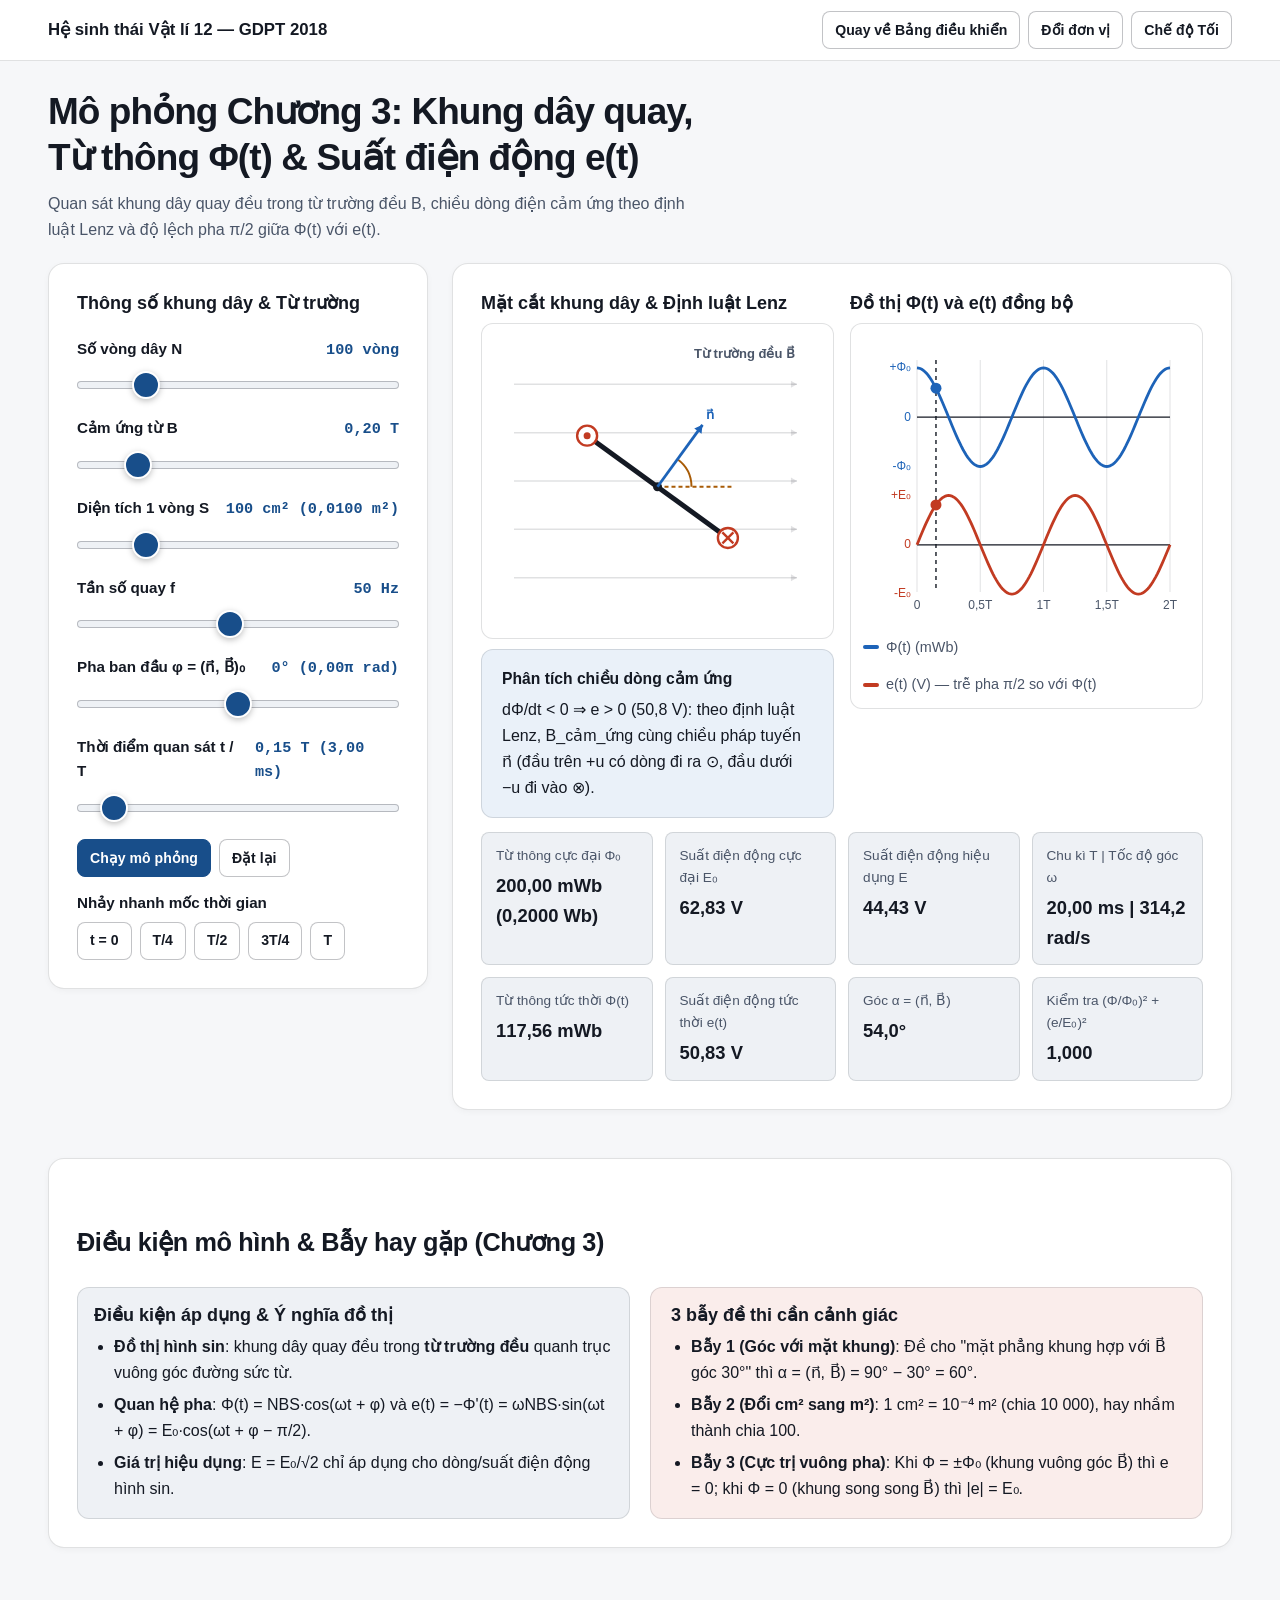
<file: mo_phong/03_cam_ung_dien_tu_ac.html>
<!DOCTYPE html>
<html lang="vi">
<head>
  <meta charset="UTF-8">
  <meta name="viewport" content="width=device-width, initial-scale=1.0">
  <title>Mô phỏng 03: Cảm ứng điện từ &amp; Dòng điện xoay chiều</title>
  <meta name="theme-color" content="#184E8A">
  <link rel="icon" type="image/svg+xml" href="../assets/icon.svg">
  <link rel="stylesheet" href="../assets/style.css">
</head>
<body>
  <header class="topbar">
    <div class="wrap topbar-inner">
      <a href="../index.html" class="brand-link">Hệ sinh thái Vật lí 12 — GDPT 2018</a>
      <div class="topbar-actions">
        <a href="../index.html" class="btn btn-sm">Quay về Bảng điều khiển</a>
        <a href="../tra_cuu/hang_so_va_doi_don_vi.html" class="btn btn-sm">Đổi đơn vị</a>
        <button type="button" id="ly-theme-toggle" class="btn btn-sm">Chế độ Tối</button>
      </div>
    </div>
  </header>

  <main class="wrap page-main">
    <h1>Mô phỏng Chương 3: Khung dây quay, Từ thông Φ(t) &amp; Suất điện động e(t)</h1>
    <p class="muted">Quan sát khung dây quay đều trong từ trường đều B, chiều dòng điện cảm ứng theo định luật Lenz và độ lệch pha π/2 giữa Φ(t) với e(t).</p>

    <div class="lab-layout" style="margin-top: 20px;">
      <!-- Bảng điều khiển -->
      <div class="card">
        <h3>Thông số khung dây &amp; Từ trường</h3>

        <div class="control-group">
          <div class="control-head">
            <label for="rng-N" class="control-label">Số vòng dây N</label>
            <span id="val-N" class="control-val">100 vòng</span>
          </div>
          <input id="rng-N" type="range" min="10" max="500" step="10" value="100">
        </div>

        <div class="control-group">
          <div class="control-head">
            <label for="rng-B" class="control-label">Cảm ứng từ B</label>
            <span id="val-B" class="control-val">0,20 T</span>
          </div>
          <input id="rng-B" type="range" min="0.05" max="1.00" step="0.05" value="0.20">
        </div>

        <div class="control-group">
          <div class="control-head">
            <label for="rng-S" class="control-label">Diện tích 1 vòng S</label>
            <span id="val-S" class="control-val">100 cm² (0,0100 m²)</span>
          </div>
          <input id="rng-S" type="range" min="10" max="500" step="10" value="100">
        </div>

        <div class="control-group">
          <div class="control-head">
            <label for="rng-f" class="control-label">Tần số quay f</label>
            <span id="val-f" class="control-val">50 Hz</span>
          </div>
          <input id="rng-f" type="range" min="5" max="100" step="5" value="50">
        </div>

        <div class="control-group">
          <div class="control-head">
            <label for="rng-phi" class="control-label">Pha ban đầu φ = (n⃗, B⃗)₀</label>
            <span id="val-phi" class="control-val">0° (0 rad)</span>
          </div>
          <input id="rng-phi" type="range" min="-180" max="180" step="15" value="0">
        </div>

        <div class="control-group">
          <div class="control-head">
            <label for="rng-t" class="control-label">Thời điểm quan sát t / T</label>
            <span id="val-t" class="control-val">0,15 T</span>
          </div>
          <input id="rng-t" type="range" min="0" max="2" step="0.01" value="0.15">
        </div>

        <div class="btn-group">
          <button type="button" id="btn-play" class="btn btn-primary btn-sm">Chạy mô phỏng</button>
          <button type="button" id="btn-ac-reset" class="btn btn-sm">Đặt lại</button>
        </div>

        <div class="control-group">
          <span class="control-label">Nhảy nhanh mốc thời gian</span>
          <div class="btn-group">
            <button type="button" class="btn btn-sm jump-t" data-t="0">t = 0</button>
            <button type="button" class="btn btn-sm jump-t" data-t="0.25">T/4</button>
            <button type="button" class="btn btn-sm jump-t" data-t="0.5">T/2</button>
            <button type="button" class="btn btn-sm jump-t" data-t="0.75">3T/4</button>
            <button type="button" class="btn btn-sm jump-t" data-t="1">T</button>
          </div>
        </div>
      </div>

      <!-- Đồ thị & Mặt cắt -->
      <div class="card">
        <div class="grid-2" style="gap: 16px;">
          <div>
            <h3>Mặt cắt khung dây &amp; Định luật Lenz</h3>
            <div class="canvas-box">
              <canvas id="cv-coil"></canvas>
            </div>
            <div id="lenz-box" class="notice notice-info" style="margin-top: 10px;">
              <div class="notice-title">Phân tích chiều dòng cảm ứng</div>
              <div id="lenz-text" class="num"></div>
            </div>
          </div>

          <div>
            <h3>Đồ thị Φ(t) và e(t) đồng bộ</h3>
            <div class="canvas-box">
              <canvas id="cv-wave"></canvas>
              <div class="canvas-legend">
                <span class="legend-item"><span class="legend-swatch" id="sw-phi"></span>Φ(t) (mWb)</span>
                <span class="legend-item"><span class="legend-swatch" id="sw-e"></span>e(t) (V) — trễ pha π/2 so với Φ(t)</span>
              </div>
            </div>
          </div>
        </div>

        <div class="stat-grid">
          <div class="stat-item">
            <div class="stat-label">Từ thông cực đại Φ₀</div>
            <div id="st-phi0" class="stat-value">—</div>
          </div>
          <div class="stat-item">
            <div class="stat-label">Suất điện động cực đại E₀</div>
            <div id="st-e0" class="stat-value">—</div>
          </div>
          <div class="stat-item">
            <div class="stat-label">Suất điện động hiệu dụng E</div>
            <div id="st-erms" class="stat-value">—</div>
          </div>
          <div class="stat-item">
            <div class="stat-label">Chu kì T | Tốc độ góc ω</div>
            <div id="st-tw" class="stat-value">—</div>
          </div>
          <div class="stat-item">
            <div class="stat-label">Từ thông tức thời Φ(t)</div>
            <div id="st-phinow" class="stat-value">—</div>
          </div>
          <div class="stat-item">
            <div class="stat-label">Suất điện động tức thời e(t)</div>
            <div id="st-enow" class="stat-value">—</div>
          </div>
          <div class="stat-item">
            <div class="stat-label">Góc α = (n⃗, B⃗)</div>
            <div id="st-alpha" class="stat-value">—</div>
          </div>
          <div class="stat-item">
            <div class="stat-label">Kiểm tra (Φ/Φ₀)² + (e/E₀)²</div>
            <div id="st-indep" class="stat-value">—</div>
          </div>
        </div>
      </div>
    </div>

    <section class="section-block">
      <div class="card">
        <h2>Điều kiện mô hình &amp; Bẫy hay gặp (Chương 3)</h2>
        <div class="grid-2">
          <div class="panel-alt">
            <h3>Điều kiện áp dụng &amp; Ý nghĩa đồ thị</h3>
            <ul class="clean-list">
              <li><strong>Đồ thị hình sin</strong>: khung dây quay đều trong <strong>từ trường đều</strong> quanh trục vuông góc đường sức từ.</li>
              <li><strong>Quan hệ pha</strong>: Φ(t) = NBS·cos(ωt + φ) và e(t) = −Φ'(t) = ωNBS·sin(ωt + φ) = E₀·cos(ωt + φ − π/2).</li>
              <li><strong>Giá trị hiệu dụng</strong>: E = E₀/√2 chỉ áp dụng cho dòng/suất điện động hình sin.</li>
            </ul>
          </div>
          <div class="notice notice-danger">
            <h3>3 bẫy đề thi cần cảnh giác</h3>
            <ul class="clean-list">
              <li><strong>Bẫy 1 (Góc với mặt khung)</strong>: Đề cho "mặt phẳng khung hợp với B⃗ góc 30°" thì α = (n⃗, B⃗) = 90° − 30° = 60°.</li>
              <li><strong>Bẫy 2 (Đổi cm² sang m²)</strong>: 1 cm² = 10⁻⁴ m² (chia 10 000), hay nhầm thành chia 100.</li>
              <li><strong>Bẫy 3 (Cực trị vuông pha)</strong>: Khi Φ = ±Φ₀ (khung vuông góc B⃗) thì e = 0; khi Φ = 0 (khung song song B⃗) thì |e| = E₀.</li>
            </ul>
          </div>
        </div>
      </div>
    </section>
  </main>

  <script src="../assets/common.js"></script>
  <script>
    (function () {
      'use strict';
      var C = window.LY_COMMON;
      C.initShell();

      var rngN = document.getElementById('rng-N');
      var rngB = document.getElementById('rng-B');
      var rngS = document.getElementById('rng-S');
      var rngF = document.getElementById('rng-f');
      var rngPhi = document.getElementById('rng-phi');
      var rngT = document.getElementById('rng-t');
      var btnPlay = document.getElementById('btn-play');
      var btnReset = document.getElementById('btn-ac-reset');
      var cvCoil = document.getElementById('cv-coil');
      var cvWave = document.getElementById('cv-wave');

      var playing = false;
      var lastTs = performance.now();

      function readState() {
        var N = parseFloat(rngN.value);
        var B = parseFloat(rngB.value);
        var Scm2 = parseFloat(rngS.value);
        var S = Scm2 * 1e-4;
        var f = parseFloat(rngF.value);
        var phiDeg = parseFloat(rngPhi.value);
        var phi = (phiDeg * Math.PI) / 180;
        var tOverT = parseFloat(rngT.value);

        var omega = 2 * Math.PI * f;
        var T = 1 / f;
        var phi0 = N * B * S;
        var E0 = omega * phi0;
        var Erms = E0 / Math.SQRT2;

        var alpha = 2 * Math.PI * tOverT + phi;
        var phiNow = phi0 * Math.cos(alpha);
        var eNow = E0 * Math.sin(alpha);
        return {
          N: N, B: B, Scm2: Scm2, S: S, f: f,
          phiDeg: phiDeg, phi: phi, tOverT: tOverT,
          omega: omega, T: T, phi0: phi0, E0: E0, Erms: Erms,
          alpha: alpha, phiNow: phiNow, eNow: eNow
        };
      }

      function renderAll() {
        var st = readState();
        var colors = C.getColors();

        document.getElementById('val-N').textContent = st.N + ' vòng';
        document.getElementById('val-B').textContent = C.fmt(st.B, 2) + ' T';
        document.getElementById('val-S').textContent = st.Scm2 + ' cm² (' + C.fmt(st.S, 4) + ' m²)';
        document.getElementById('val-f').textContent = st.f + ' Hz';
        document.getElementById('val-phi').textContent = st.phiDeg + '° (' + C.fmt(st.phi / Math.PI, 2) + 'π rad)';
        document.getElementById('val-t').textContent = C.fmt(st.tOverT, 2) + ' T (' + C.fmt(st.tOverT * st.T * 1000, 2) + ' ms)';

        document.getElementById('st-phi0').textContent = C.fmt(st.phi0 * 1000, 2) + ' mWb (' + C.fmt(st.phi0, 4) + ' Wb)';
        document.getElementById('st-e0').textContent = C.fmt(st.E0, 2) + ' V';
        document.getElementById('st-erms').textContent = C.fmt(st.Erms, 2) + ' V';
        document.getElementById('st-tw').textContent = C.fmt(st.T * 1000, 2) + ' ms | ' + C.fmt(st.omega, 1) + ' rad/s';
        document.getElementById('st-phinow').textContent = C.fmt(st.phiNow * 1000, 2) + ' mWb';
        document.getElementById('st-enow').textContent = C.fmt(st.eNow, 2) + ' V';

        var alphaDeg = ((st.alpha * 180 / Math.PI) % 360 + 360) % 360;
        document.getElementById('st-alpha').textContent = C.fmt(alphaDeg, 1) + '°';
        var indep = Math.pow(st.phiNow / st.phi0, 2) + Math.pow(st.eNow / st.E0, 2);
        document.getElementById('st-indep').textContent = C.fmt(indep, 3);

        document.getElementById('sw-phi').style.backgroundColor = colors.cold;
        document.getElementById('sw-e').style.backgroundColor = colors.warm;

        /* Lenz box */
        var lenzEl = document.getElementById('lenz-text');
        var eps = 0.01 * st.E0;
        if (Math.abs(st.eNow) <= eps) {
          lenzEl.textContent = 'Φ đang đạt cực trị (±Φ₀) ⇒ tốc độ biến thiên ΔΦ/Δt = 0 ⇒ e = 0 V, dòng cảm ứng bằng 0.';
        } else if (st.eNow > 0) {
          lenzEl.textContent = 'dΦ/dt < 0 ⇒ e > 0 (' + C.fmt(st.eNow, 1) + ' V): theo định luật Lenz, B_cảm_ứng cùng chiều pháp tuyến n⃗ (đầu trên +u có dòng đi ra ⊙, đầu dưới −u đi vào ⊗).';
        } else {
          lenzEl.textContent = 'dΦ/dt > 0 ⇒ e < 0 (' + C.fmt(st.eNow, 1) + ' V): theo định luật Lenz, B_cảm_ứng ngược chiều pháp tuyến n⃗ (đầu +u có dòng đi vào ⊗, đầu −u đi ra ⊙).';
        }

        drawCoil(st, colors);
        drawWaves(st, colors);
      }

      function drawCoil(st, colors) {
        var s = C.setupCanvas(cvCoil, 290);
        var ctx = s.ctx;
        var W = s.width;
        var H = s.height;
        ctx.fillStyle = colors.bg;
        ctx.fillRect(0, 0, W, H);

        /* Đường sức từ B ngang từ trái sang phải */
        ctx.save();
        for (var row = 1; row <= 5; row++) {
          var y = (row / 6) * H;
          C.drawArrow(ctx, 20, y, W - 24, y, colors.grid, 1.5, 7);
        }
        ctx.fillStyle = colors.muted;
        ctx.font = '700 13px ' + getComputedStyle(document.body).fontFamily;
        ctx.textAlign = 'right';
        ctx.fillText('Từ trường đều B⃗', W - 26, 22);
        ctx.restore();

        var cx = W * 0.5;
        var cy = H * 0.52;
        var halfLen = Math.min(W, H) * 0.30;

        /* Hướng n = (cos α, -sin α), mặt khung u = (-sin α, -cos α) */
        var nx = Math.cos(st.alpha);
        var ny = -Math.sin(st.alpha);
        var ux = -Math.sin(st.alpha);
        var uy = -Math.cos(st.alpha);

        var xA = cx + ux * halfLen;
        var yA = cy + uy * halfLen;
        var xC = cx - ux * halfLen;
        var yC = cy - uy * halfLen;

        /* Cung góc alpha giữa B (+x) và n */
        ctx.save();
        ctx.strokeStyle = colors.phase;
        ctx.lineWidth = 2;
        ctx.setLineDash([4, 3]);
        ctx.beginPath();
        ctx.moveTo(cx, cy);
        ctx.lineTo(cx + halfLen * 0.85, cy);
        ctx.stroke();
        ctx.setLineDash([]);
        ctx.beginPath();
        var normAng = -st.alpha;
        ctx.arc(cx, cy, 34, 0, normAng, Math.sin(st.alpha) >= 0);
        ctx.stroke();
        ctx.restore();

        /* Mặt cắt khung dây */
        ctx.save();
        ctx.strokeStyle = colors.ink;
        ctx.lineWidth = 5;
        ctx.beginPath();
        ctx.moveTo(xA, yA);
        ctx.lineTo(xC, yC);
        ctx.stroke();

        /* Chốt quay ở tâm */
        ctx.fillStyle = colors.ink;
        ctx.beginPath();
        ctx.arc(cx, cy, 4.5, 0, Math.PI * 2);
        ctx.fill();
        ctx.restore();

        /* Pháp tuyến n */
        C.drawArrow(ctx, cx, cy, cx + nx * halfLen * 0.88, cy + ny * halfLen * 0.88, colors.cold, 2.8, 9);
        ctx.save();
        ctx.fillStyle = colors.cold;
        ctx.font = '700 13px ' + getComputedStyle(document.body).fontFamily;
        ctx.fillText('n⃗', cx + nx * (halfLen * 0.88 + 12) - 4, cy + ny * (halfLen * 0.88 + 12) + 4);
        ctx.restore();

        /* Kí hiệu chiều dòng cảm ứng tại 2 cạnh A (+u) và C (-u) */
        var eps = 0.01 * st.E0;
        function drawWireSymbol(px, py, isDot) {
          ctx.save();
          ctx.fillStyle = colors.bg;
          ctx.strokeStyle = colors.warm;
          ctx.lineWidth = 2.4;
          ctx.beginPath();
          ctx.arc(px, py, 10, 0, Math.PI * 2);
          ctx.fill();
          ctx.stroke();
          if (isDot === true) {
            ctx.fillStyle = colors.warm;
            ctx.beginPath();
            ctx.arc(px, py, 3.5, 0, Math.PI * 2);
            ctx.fill();
          } else if (isDot === false) {
            ctx.beginPath();
            ctx.moveTo(px - 5.5, py - 5.5);
            ctx.lineTo(px + 5.5, py + 5.5);
            ctx.moveTo(px + 5.5, py - 5.5);
            ctx.lineTo(px - 5.5, py + 5.5);
            ctx.stroke();
          }
          ctx.restore();
        }

        if (Math.abs(st.eNow) > eps) {
          var aOut = st.eNow > 0;
          drawWireSymbol(xA, yA, aOut);
          drawWireSymbol(xC, yC, !aOut);
        } else {
          drawWireSymbol(xA, yA, null);
          drawWireSymbol(xC, yC, null);
        }
      }

      function drawWaves(st, colors) {
        var s = C.setupCanvas(cvWave, 290);
        var ctx = s.ctx;
        var W = s.width;
        var H = s.height;
        ctx.fillStyle = colors.bg;
        ctx.fillRect(0, 0, W, H);

        var pad = { left: 54, right: 20, top: 24, bottom: 34 };
        var plotW = Math.max(80, W - pad.left - pad.right);
        var midPhiY = H * 0.28;
        var midEY = H * 0.72;
        var amp = Math.max(36, H * 0.17);

        function toX(tRatio) {
          return pad.left + (tRatio / 2) * plotW;
        }

        /* Lưới trục thời gian t/T = 0, 0.5, 1, 1.5, 2 */
        ctx.save();
        ctx.font = '12px ' + getComputedStyle(document.body).fontFamily;
        for (var k = 0; k <= 4; k++) {
          var tr = k * 0.5;
          var xp = toX(tr);
          ctx.strokeStyle = colors.grid;
          ctx.lineWidth = 1;
          ctx.beginPath();
          ctx.moveTo(xp, pad.top);
          ctx.lineTo(xp, H - pad.bottom);
          ctx.stroke();

          ctx.fillStyle = colors.muted;
          ctx.textAlign = 'center';
          ctx.textBaseline = 'top';
          ctx.fillText(tr === 0 ? '0' : C.fmtTrim(tr, 1) + 'T', xp, H - pad.bottom + 8);
        }

        /* Đường trục 0 cho Φ và e */
        [midPhiY, midEY].forEach(function (yy) {
          ctx.strokeStyle = colors.ink;
          ctx.lineWidth = 1.2;
          ctx.beginPath();
          ctx.moveTo(pad.left, yy);
          ctx.lineTo(pad.left + plotW, yy);
          ctx.stroke();
        });

        /* Nhãn trục tung */
        ctx.fillStyle = colors.cold;
        ctx.textAlign = 'right';
        ctx.textBaseline = 'middle';
        ctx.fillText('+Φ₀', pad.left - 6, midPhiY - amp);
        ctx.fillText('0', pad.left - 6, midPhiY);
        ctx.fillText('-Φ₀', pad.left - 6, midPhiY + amp);

        ctx.fillStyle = colors.warm;
        ctx.fillText('+E₀', pad.left - 6, midEY - amp);
        ctx.fillText('0', pad.left - 6, midEY);
        ctx.fillText('-E₀', pad.left - 6, midEY + amp);

        /* Vẽ đồ thị Φ(t) */
        ctx.strokeStyle = colors.cold;
        ctx.lineWidth = 2.8;
        ctx.beginPath();
        for (var i = 0; i <= 160; i++) {
          var tR = (i / 160) * 2;
          var ang = 2 * Math.PI * tR + st.phi;
          var py = midPhiY - amp * Math.cos(ang);
          if (i === 0) ctx.moveTo(toX(tR), py);
          else ctx.lineTo(toX(tR), py);
        }
        ctx.stroke();

        /* Vẽ đồ thị e(t) */
        ctx.strokeStyle = colors.warm;
        ctx.lineWidth = 2.8;
        ctx.beginPath();
        for (var j = 0; j <= 160; j++) {
          var tRe = (j / 160) * 2;
          var ange = 2 * Math.PI * tRe + st.phi;
          var ey = midEY - amp * Math.sin(ange);
          if (j === 0) ctx.moveTo(toX(tRe), ey);
          else ctx.lineTo(toX(tRe), ey);
        }
        ctx.stroke();

        /* Vạch thời điểm hiện tại */
        var curX = toX(st.tOverT);
        ctx.setLineDash([4, 4]);
        ctx.strokeStyle = colors.ink;
        ctx.lineWidth = 1.4;
        ctx.beginPath();
        ctx.moveTo(curX, pad.top);
        ctx.lineTo(curX, H - pad.bottom);
        ctx.stroke();
        ctx.setLineDash([]);

        var curPhiY = midPhiY - amp * Math.cos(st.alpha);
        var curEY = midEY - amp * Math.sin(st.alpha);

        ctx.fillStyle = colors.cold;
        ctx.beginPath();
        ctx.arc(curX, curPhiY, 5.5, 0, Math.PI * 2);
        ctx.fill();

        ctx.fillStyle = colors.warm;
        ctx.beginPath();
        ctx.arc(curX, curEY, 5.5, 0, Math.PI * 2);
        ctx.fill();

        ctx.restore();
      }

      function tick(now) {
        var dt = Math.min(0.05, (now - lastTs) / 1000);
        lastTs = now;
        if (playing) {
          var nextT = (parseFloat(rngT.value) + dt * 0.25) % 2;
          rngT.value = nextT.toFixed(2);
          renderAll();
        }
        requestAnimationFrame(tick);
      }

      btnPlay.addEventListener('click', function () {
        playing = !playing;
        btnPlay.textContent = playing ? 'Tạm dừng' : 'Chạy mô phỏng';
      });

      btnReset.addEventListener('click', function () {
        playing = false;
        btnPlay.textContent = 'Chạy mô phỏng';
        rngN.value = '100';
        rngB.value = '0.20';
        rngS.value = '100';
        rngF.value = '50';
        rngPhi.value = '0';
        rngT.value = '0.15';
        renderAll();
      });

      document.querySelectorAll('.jump-t').forEach(function (btn) {
        btn.addEventListener('click', function () {
          playing = false;
          btnPlay.textContent = 'Chạy mô phỏng';
          rngT.value = btn.getAttribute('data-t');
          renderAll();
        });
      });

      [rngN, rngB, rngS, rngF, rngPhi, rngT].forEach(function (el) {
        el.addEventListener('input', renderAll);
      });

      renderAll();
      requestAnimationFrame(tick);
      window.addEventListener('resize', renderAll);
      window.addEventListener('ly-theme-change', renderAll);
    })();
  </script>
</body>
</html>
</file>
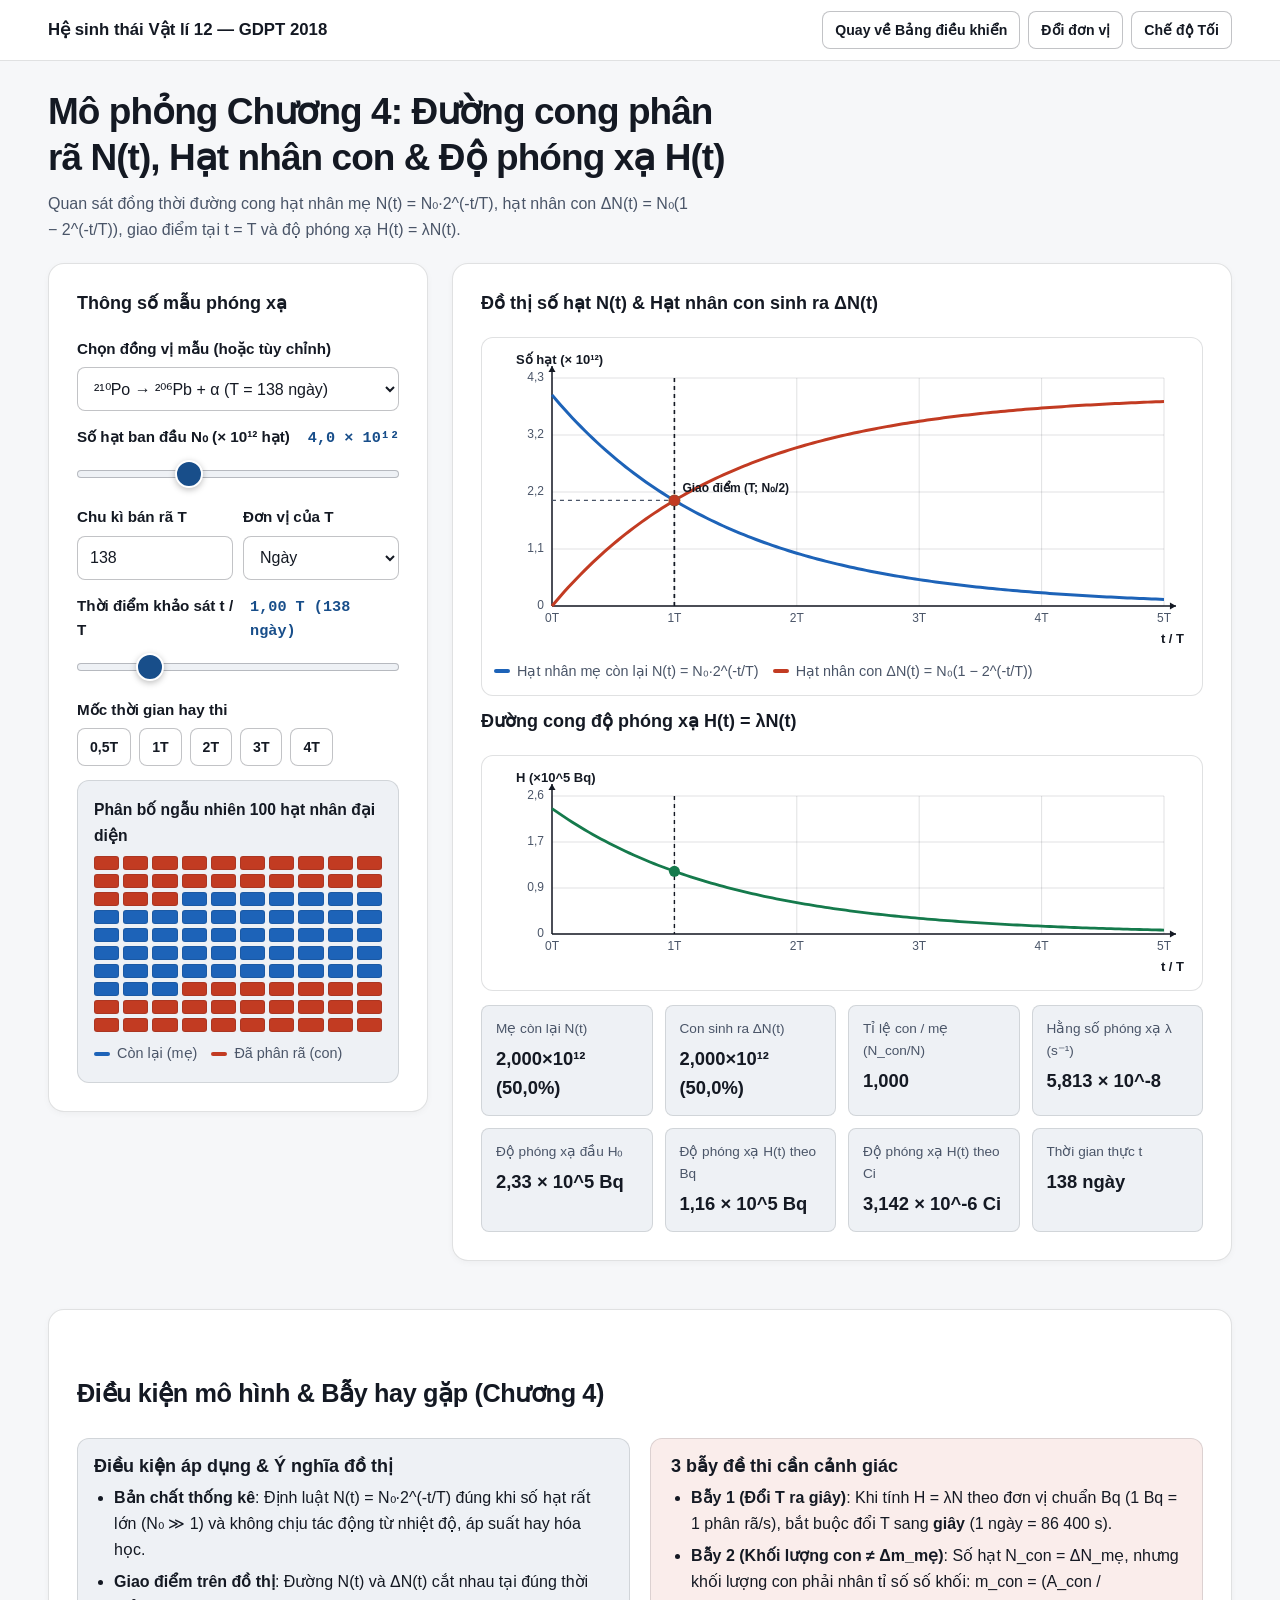
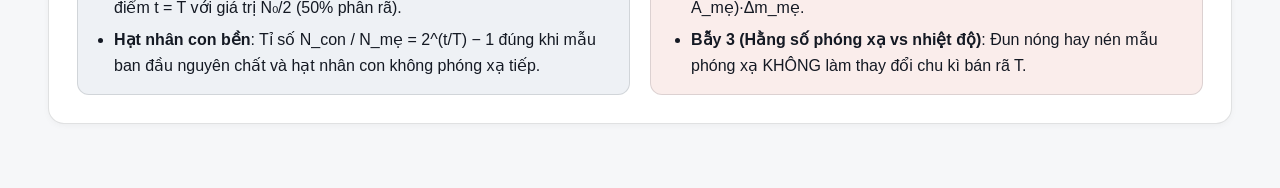
<file: mo_phong/04_phong_xa_hat_nhan.html>
<!DOCTYPE html>
<html lang="vi">
<head>
  <meta charset="UTF-8">
  <meta name="viewport" content="width=device-width, initial-scale=1.0">
  <title>Mô phỏng 04: Định luật Phóng xạ &amp; Độ phóng xạ H(t)</title>
  <meta name="theme-color" content="#184E8A">
  <link rel="icon" type="image/svg+xml" href="../assets/icon.svg">
  <link rel="stylesheet" href="../assets/style.css">
</head>
<body>
  <header class="topbar">
    <div class="wrap topbar-inner">
      <a href="../index.html" class="brand-link">Hệ sinh thái Vật lí 12 — GDPT 2018</a>
      <div class="topbar-actions">
        <a href="../index.html" class="btn btn-sm">Quay về Bảng điều khiển</a>
        <a href="../tra_cuu/hang_so_va_doi_don_vi.html" class="btn btn-sm">Đổi đơn vị</a>
        <button type="button" id="ly-theme-toggle" class="btn btn-sm">Chế độ Tối</button>
      </div>
    </div>
  </header>

  <main class="wrap page-main">
    <h1>Mô phỏng Chương 4: Đường cong phân rã N(t), Hạt nhân con &amp; Độ phóng xạ H(t)</h1>
    <p class="muted">Quan sát đồng thời đường cong hạt nhân mẹ N(t) = N₀·2^(-t/T), hạt nhân con ΔN(t) = N₀(1 − 2^(-t/T)), giao điểm tại t = T và độ phóng xạ H(t) = λN(t).</p>

    <div class="lab-layout" style="margin-top: 20px;">
      <!-- Điều khiển -->
      <div class="card">
        <h3>Thông số mẫu phóng xạ</h3>

        <div class="control-group">
          <label for="sel-iso" class="control-label">Chọn đồng vị mẫu (hoặc tùy chỉnh)</label>
          <select id="sel-iso">
            <option value="Po210">²¹⁰Po → ²⁰⁶Pb + α (T = 138 ngày)</option>
            <option value="I131">¹³¹I → ¹³¹Xe + β⁻ (T = 8 ngày)</option>
            <option value="Na24">²⁴Na → ²⁴Mg + β⁻ (T = 15 giờ)</option>
            <option value="C14">¹⁴C → ¹⁴N + β⁻ (T = 5730 năm)</option>
            <option value="custom">Tùy chỉnh chu kì T</option>
          </select>
        </div>

        <div class="control-group">
          <div class="control-head">
            <label for="rng-n0" class="control-label">Số hạt ban đầu N₀ (× 10¹² hạt)</label>
            <span id="val-n0" class="control-val">4,0 × 10¹²</span>
          </div>
          <input id="rng-n0" type="range" min="1" max="10" step="0.5" value="4">
        </div>

        <div class="grid-2" style="gap: 10px;">
          <div class="control-group">
            <label for="inp-T" class="control-label">Chu kì bán rã T</label>
            <input id="inp-T" type="number" min="0.1" step="any" value="138">
          </div>
          <div class="control-group">
            <label for="sel-Tunit" class="control-label">Đơn vị của T</label>
            <select id="sel-Tunit">
              <option value="1">Giây (s)</option>
              <option value="60">Phút</option>
              <option value="3600">Giờ</option>
              <option value="86400" selected>Ngày</option>
              <option value="31536000">Năm (365 ngày)</option>
            </select>
          </div>
        </div>

        <div class="control-group">
          <div class="control-head">
            <label for="rng-time" class="control-label">Thời điểm khảo sát t / T</label>
            <span id="val-time" class="control-val">1,00 T</span>
          </div>
          <input id="rng-time" type="range" min="0" max="5" step="0.05" value="1.00">
        </div>

        <div class="control-group">
          <span class="control-label">Mốc thời gian hay thi</span>
          <div class="btn-group">
            <button type="button" class="btn btn-sm jump-rad" data-r="0.5">0,5T</button>
            <button type="button" class="btn btn-sm jump-rad" data-r="1">1T</button>
            <button type="button" class="btn btn-sm jump-rad" data-r="2">2T</button>
            <button type="button" class="btn btn-sm jump-rad" data-r="3">3T</button>
            <button type="button" class="btn btn-sm jump-rad" data-r="4">4T</button>
          </div>
        </div>

        <div class="panel-alt">
          <div class="notice-title">Phân bố ngẫu nhiên 100 hạt nhân đại diện</div>
          <div id="grid-100" style="display: grid; grid-template-columns: repeat(10, 1fr); gap: 4px; margin-top: 8px;"></div>
          <div class="canvas-legend" style="margin-top: 10px;">
            <span class="legend-item"><span class="legend-swatch" id="sw-dot-m"></span>Còn lại (mẹ)</span>
            <span class="legend-item"><span class="legend-swatch" id="sw-dot-c"></span>Đã phân rã (con)</span>
          </div>
        </div>
      </div>

      <!-- Đồ thị -->
      <div class="card">
        <h3>Đồ thị số hạt N(t) &amp; Hạt nhân con sinh ra ΔN(t)</h3>
        <div class="canvas-box">
          <canvas id="cv-decay"></canvas>
          <div class="canvas-legend">
            <span class="legend-item"><span class="legend-swatch" id="sw-mother"></span>Hạt nhân mẹ còn lại N(t) = N₀·2^(-t/T)</span>
            <span class="legend-item"><span class="legend-swatch" id="sw-daughter"></span>Hạt nhân con ΔN(t) = N₀(1 − 2^(-t/T))</span>
          </div>
        </div>

        <h3>Đường cong độ phóng xạ H(t) = λN(t)</h3>
        <div class="canvas-box">
          <canvas id="cv-activity"></canvas>
        </div>

        <div class="stat-grid">
          <div class="stat-item">
            <div class="stat-label">Mẹ còn lại N(t)</div>
            <div id="st-n" class="stat-value">—</div>
          </div>
          <div class="stat-item">
            <div class="stat-label">Con sinh ra ΔN(t)</div>
            <div id="st-dn" class="stat-value">—</div>
          </div>
          <div class="stat-item">
            <div class="stat-label">Tỉ lệ con / mẹ (N_con/N)</div>
            <div id="st-ratio" class="stat-value">—</div>
          </div>
          <div class="stat-item">
            <div class="stat-label">Hằng số phóng xạ λ (s⁻¹)</div>
            <div id="st-lam" class="stat-value">—</div>
          </div>
          <div class="stat-item">
            <div class="stat-label">Độ phóng xạ đầu H₀</div>
            <div id="st-h0" class="stat-value">—</div>
          </div>
          <div class="stat-item">
            <div class="stat-label">Độ phóng xạ H(t) theo Bq</div>
            <div id="st-ht" class="stat-value">—</div>
          </div>
          <div class="stat-item">
            <div class="stat-label">Độ phóng xạ H(t) theo Ci</div>
            <div id="st-hci" class="stat-value">—</div>
          </div>
          <div class="stat-item">
            <div class="stat-label">Thời gian thực t</div>
            <div id="st-treal" class="stat-value">—</div>
          </div>
        </div>
      </div>
    </div>

    <section class="section-block">
      <div class="card">
        <h2>Điều kiện mô hình &amp; Bẫy hay gặp (Chương 4)</h2>
        <div class="grid-2">
          <div class="panel-alt">
            <h3>Điều kiện áp dụng &amp; Ý nghĩa đồ thị</h3>
            <ul class="clean-list">
              <li><strong>Bản chất thống kê</strong>: Định luật N(t) = N₀·2^(-t/T) đúng khi số hạt rất lớn (N₀ ≫ 1) và không chịu tác động từ nhiệt độ, áp suất hay hóa học.</li>
              <li><strong>Giao điểm trên đồ thị</strong>: Đường N(t) và ΔN(t) cắt nhau tại đúng thời điểm t = T với giá trị N₀/2 (50% phân rã).</li>
              <li><strong>Hạt nhân con bền</strong>: Tỉ số N_con / N_mẹ = 2^(t/T) − 1 đúng khi mẫu ban đầu nguyên chất và hạt nhân con không phóng xạ tiếp.</li>
            </ul>
          </div>
          <div class="notice notice-danger">
            <h3>3 bẫy đề thi cần cảnh giác</h3>
            <ul class="clean-list">
              <li><strong>Bẫy 1 (Đổi T ra giây)</strong>: Khi tính H = λN theo đơn vị chuẩn Bq (1 Bq = 1 phân rã/s), bắt buộc đổi T sang <strong>giây</strong> (1 ngày = 86 400 s).</li>
              <li><strong>Bẫy 2 (Khối lượng con ≠ Δm_mẹ)</strong>: Số hạt N_con = ΔN_mẹ, nhưng khối lượng con phải nhân tỉ số số khối: m_con = (A_con / A_mẹ)·Δm_mẹ.</li>
              <li><strong>Bẫy 3 (Hằng số phóng xạ vs nhiệt độ)</strong>: Đun nóng hay nén mẫu phóng xạ KHÔNG làm thay đổi chu kì bán rã T.</li>
            </ul>
          </div>
        </div>
      </div>
    </section>
  </main>

  <script src="../assets/common.js"></script>
  <script>
    (function () {
      'use strict';
      var C = window.LY_COMMON;
      C.initShell();

      var PRESETS = {
        Po210: { T: 138, unit: '86400', label: 'ngày' },
        I131: { T: 8, unit: '86400', label: 'ngày' },
        Na24: { T: 15, unit: '3600', label: 'giờ' },
        C14: { T: 5730, unit: '31536000', label: 'năm' }
      };

      var selIso = document.getElementById('sel-iso');
      var rngN0 = document.getElementById('rng-n0');
      var inpT = document.getElementById('inp-T');
      var selUnit = document.getElementById('sel-Tunit');
      var rngTime = document.getElementById('rng-time');
      var grid100 = document.getElementById('grid-100');
      var cvDecay = document.getElementById('cv-decay');
      var cvActivity = document.getElementById('cv-activity');

      /* Tạo hoán vị cố định 100 ô hạt nhân để khi kéo thanh t không bị nháy loạn */
      var perm = [];
      for (var p = 0; p < 100; p++) perm.push(p);
      for (var k = 99; k > 0; k--) {
        var r = (k * 37 + 13) % (k + 1);
        var tmp = perm[k];
        perm[k] = perm[r];
        perm[r] = tmp;
      }

      var cells = [];
      for (var i = 0; i < 100; i++) {
        var d = document.createElement('div');
        d.style.height = '14px';
        d.style.borderRadius = '3px';
        d.style.border = '1px solid var(--border)';
        grid100.appendChild(d);
        cells.push(d);
      }

      function unitName(secPerUnit) {
        var s = String(secPerUnit);
        if (s === '1') return 's';
        if (s === '60') return 'phút';
        if (s === '3600') return 'giờ';
        if (s === '86400') return 'ngày';
        return 'năm';
      }

      function renderAll() {
        var colors = C.getColors();
        var n0Mul = parseFloat(rngN0.value);
        var N0 = n0Mul * 1e12;
        var Tval = Math.max(0.01, parseFloat(inpT.value) || 1);
        var unitSec = parseFloat(selUnit.value);
        var Tsec = Tval * unitSec;
        var ratio = parseFloat(rngTime.value);

        var fracRemain = Math.pow(2, -ratio);
        var fracDecayed = 1 - fracRemain;
        var Nt = N0 * fracRemain;
        var dNt = N0 * fracDecayed;
        var childMother = fracRemain > 0 ? (Math.pow(2, ratio) - 1) : Infinity;

        var lam = Math.LN2 / Tsec;
        var H0 = lam * N0;
        var Ht = lam * Nt;
        var Ci = 3.7e10;

        document.getElementById('val-n0').textContent = C.fmt(n0Mul, 1) + ' × 10¹²';
        document.getElementById('val-time').textContent = C.fmt(ratio, 2) + ' T (' + C.fmtTrim(ratio * Tval, 2) + ' ' + unitName(unitSec) + ')';

        document.getElementById('st-n').textContent = C.fmt(Nt / 1e12, 3) + '×10¹² (' + C.fmt(fracRemain * 100, 1) + '%)';
        document.getElementById('st-dn').textContent = C.fmt(dNt / 1e12, 3) + '×10¹² (' + C.fmt(fracDecayed * 100, 1) + '%)';
        document.getElementById('st-ratio').textContent = C.fmt(childMother, 3);
        document.getElementById('st-lam').textContent = C.fmtSci(lam, 3);
        document.getElementById('st-h0').textContent = C.fmtSci(H0, 2) + ' Bq';
        document.getElementById('st-ht').textContent = C.fmtSci(Ht, 2) + ' Bq';
        document.getElementById('st-hci').textContent = C.fmtSci(Ht / Ci, 3) + ' Ci';
        document.getElementById('st-treal').textContent = C.fmtTrim(ratio * Tval, 2) + ' ' + unitName(unitSec);

        document.getElementById('sw-mother').style.backgroundColor = colors.cold;
        document.getElementById('sw-daughter').style.backgroundColor = colors.warm;
        document.getElementById('sw-dot-m').style.backgroundColor = colors.cold;
        document.getElementById('sw-dot-c').style.backgroundColor = colors.warm;

        /* Cập nhật lưới 100 hạt nhân */
        var aliveTarget = Math.round(fracRemain * 100);
        for (var idx = 0; idx < 100; idx++) {
          var isAlive = perm[idx] < aliveTarget;
          cells[idx].style.backgroundColor = isAlive ? colors.cold : colors.warm;
        }

        drawDecayCurve(n0Mul, ratio, colors);
        drawActivityCurve(H0, ratio, colors);
      }

      function drawDecayCurve(n0Mul, ratioNow, colors) {
        var s = C.setupCanvas(cvDecay, 300);
        var ctx = s.ctx;
        var ax = C.drawAxes(ctx, s.width, s.height, {
          xMin: 0, xMax: 5, yMin: 0, yMax: n0Mul * 1.08,
          xTicks: 5, yTicks: 4,
          xLabel: 't / T', yLabel: 'Số hạt (× 10¹²)',
          xFormat: function (v) { return Math.round(v) + 'T'; },
          yFormat: function (v) { return C.fmtTrim(v, 1); }
        });

        /* Đường N(t) */
        ctx.save();
        ctx.strokeStyle = colors.cold;
        ctx.lineWidth = 3;
        ctx.beginPath();
        for (var i = 0; i <= 150; i++) {
          var tr = (i / 150) * 5;
          var yv = n0Mul * Math.pow(2, -tr);
          if (i === 0) ctx.moveTo(ax.toX(tr), ax.toY(yv));
          else ctx.lineTo(ax.toX(tr), ax.toY(yv));
        }
        ctx.stroke();

        /* Đường ΔN(t) */
        ctx.strokeStyle = colors.warm;
        ctx.lineWidth = 3;
        ctx.beginPath();
        for (var j = 0; j <= 150; j++) {
          var tr2 = (j / 150) * 5;
          var yv2 = n0Mul * (1 - Math.pow(2, -tr2));
          if (j === 0) ctx.moveTo(ax.toX(tr2), ax.toY(yv2));
          else ctx.lineTo(ax.toX(tr2), ax.toY(yv2));
        }
        ctx.stroke();

        /* Giao điểm tại t = T */
        var ix = ax.toX(1);
        var iy = ax.toY(n0Mul * 0.5);
        ctx.setLineDash([4, 4]);
        ctx.strokeStyle = colors.muted;
        ctx.lineWidth = 1.3;
        ctx.beginPath();
        ctx.moveTo(ix, ax.toY(0));
        ctx.lineTo(ix, iy);
        ctx.lineTo(ax.toX(0), iy);
        ctx.stroke();
        ctx.setLineDash([]);

        ctx.fillStyle = colors.phase;
        ctx.beginPath();
        ctx.arc(ix, iy, 6, 0, Math.PI * 2);
        ctx.fill();
        ctx.fillStyle = colors.ink;
        ctx.font = '700 12px ' + getComputedStyle(document.body).fontFamily;
        ctx.textAlign = 'left';
        ctx.fillText('Giao điểm (T; N₀/2)', ix + 8, iy - 8);

        /* Vạch tại thời điểm hiện tại */
        var cx = ax.toX(ratioNow);
        ctx.setLineDash([4, 4]);
        ctx.strokeStyle = colors.ink;
        ctx.lineWidth = 1.6;
        ctx.beginPath();
        ctx.moveTo(cx, ax.pad.top);
        ctx.lineTo(cx, ax.pad.top + ax.plotH);
        ctx.stroke();
        ctx.setLineDash([]);

        ctx.fillStyle = colors.cold;
        ctx.beginPath();
        ctx.arc(cx, ax.toY(n0Mul * Math.pow(2, -ratioNow)), 5.5, 0, Math.PI * 2);
        ctx.fill();

        ctx.fillStyle = colors.warm;
        ctx.beginPath();
        ctx.arc(cx, ax.toY(n0Mul * (1 - Math.pow(2, -ratioNow))), 5.5, 0, Math.PI * 2);
        ctx.fill();
        ctx.restore();
      }

      function drawActivityCurve(H0, ratioNow, colors) {
        var s = C.setupCanvas(cvActivity, 210);
        var ctx = s.ctx;
        var scaleExp = Math.floor(Math.log10(Math.max(1e-20, H0)));
        var div = Math.pow(10, scaleExp);
        var h0Scaled = H0 / div;

        var ax = C.drawAxes(ctx, s.width, s.height, {
          xMin: 0, xMax: 5, yMin: 0, yMax: h0Scaled * 1.1,
          xTicks: 5, yTicks: 3,
          xLabel: 't / T', yLabel: 'H (×10^' + scaleExp + ' Bq)',
          xFormat: function (v) { return Math.round(v) + 'T'; },
          yFormat: function (v) { return C.fmtTrim(v, 1); }
        });

        ctx.save();
        ctx.strokeStyle = colors.ok;
        ctx.lineWidth = 2.8;
        ctx.beginPath();
        for (var i = 0; i <= 150; i++) {
          var tr = (i / 150) * 5;
          var hv = h0Scaled * Math.pow(2, -tr);
          if (i === 0) ctx.moveTo(ax.toX(tr), ax.toY(hv));
          else ctx.lineTo(ax.toX(tr), ax.toY(hv));
        }
        ctx.stroke();

        var cx = ax.toX(ratioNow);
        var cy = ax.toY(h0Scaled * Math.pow(2, -ratioNow));
        ctx.setLineDash([4, 4]);
        ctx.strokeStyle = colors.ink;
        ctx.lineWidth = 1.4;
        ctx.beginPath();
        ctx.moveTo(cx, ax.pad.top);
        ctx.lineTo(cx, ax.pad.top + ax.plotH);
        ctx.stroke();
        ctx.setLineDash([]);

        ctx.fillStyle = colors.ok;
        ctx.beginPath();
        ctx.arc(cx, cy, 5.5, 0, Math.PI * 2);
        ctx.fill();
        ctx.restore();
      }

      selIso.addEventListener('change', function () {
        var p = PRESETS[selIso.value];
        if (p) {
          inpT.value = p.T;
          selUnit.value = p.unit;
        }
        renderAll();
      });

      [inpT, selUnit].forEach(function (el) {
        el.addEventListener('change', function () {
          selIso.value = 'custom';
          renderAll();
        });
        el.addEventListener('input', renderAll);
      });

      [rngN0, rngTime].forEach(function (el) {
        el.addEventListener('input', renderAll);
      });

      document.querySelectorAll('.jump-rad').forEach(function (btn) {
        btn.addEventListener('click', function () {
          rngTime.value = btn.getAttribute('data-r');
          renderAll();
        });
      });

      renderAll();
      window.addEventListener('resize', renderAll);
      window.addEventListener('ly-theme-change', renderAll);
    })();
  </script>
</body>
</html>
</file>
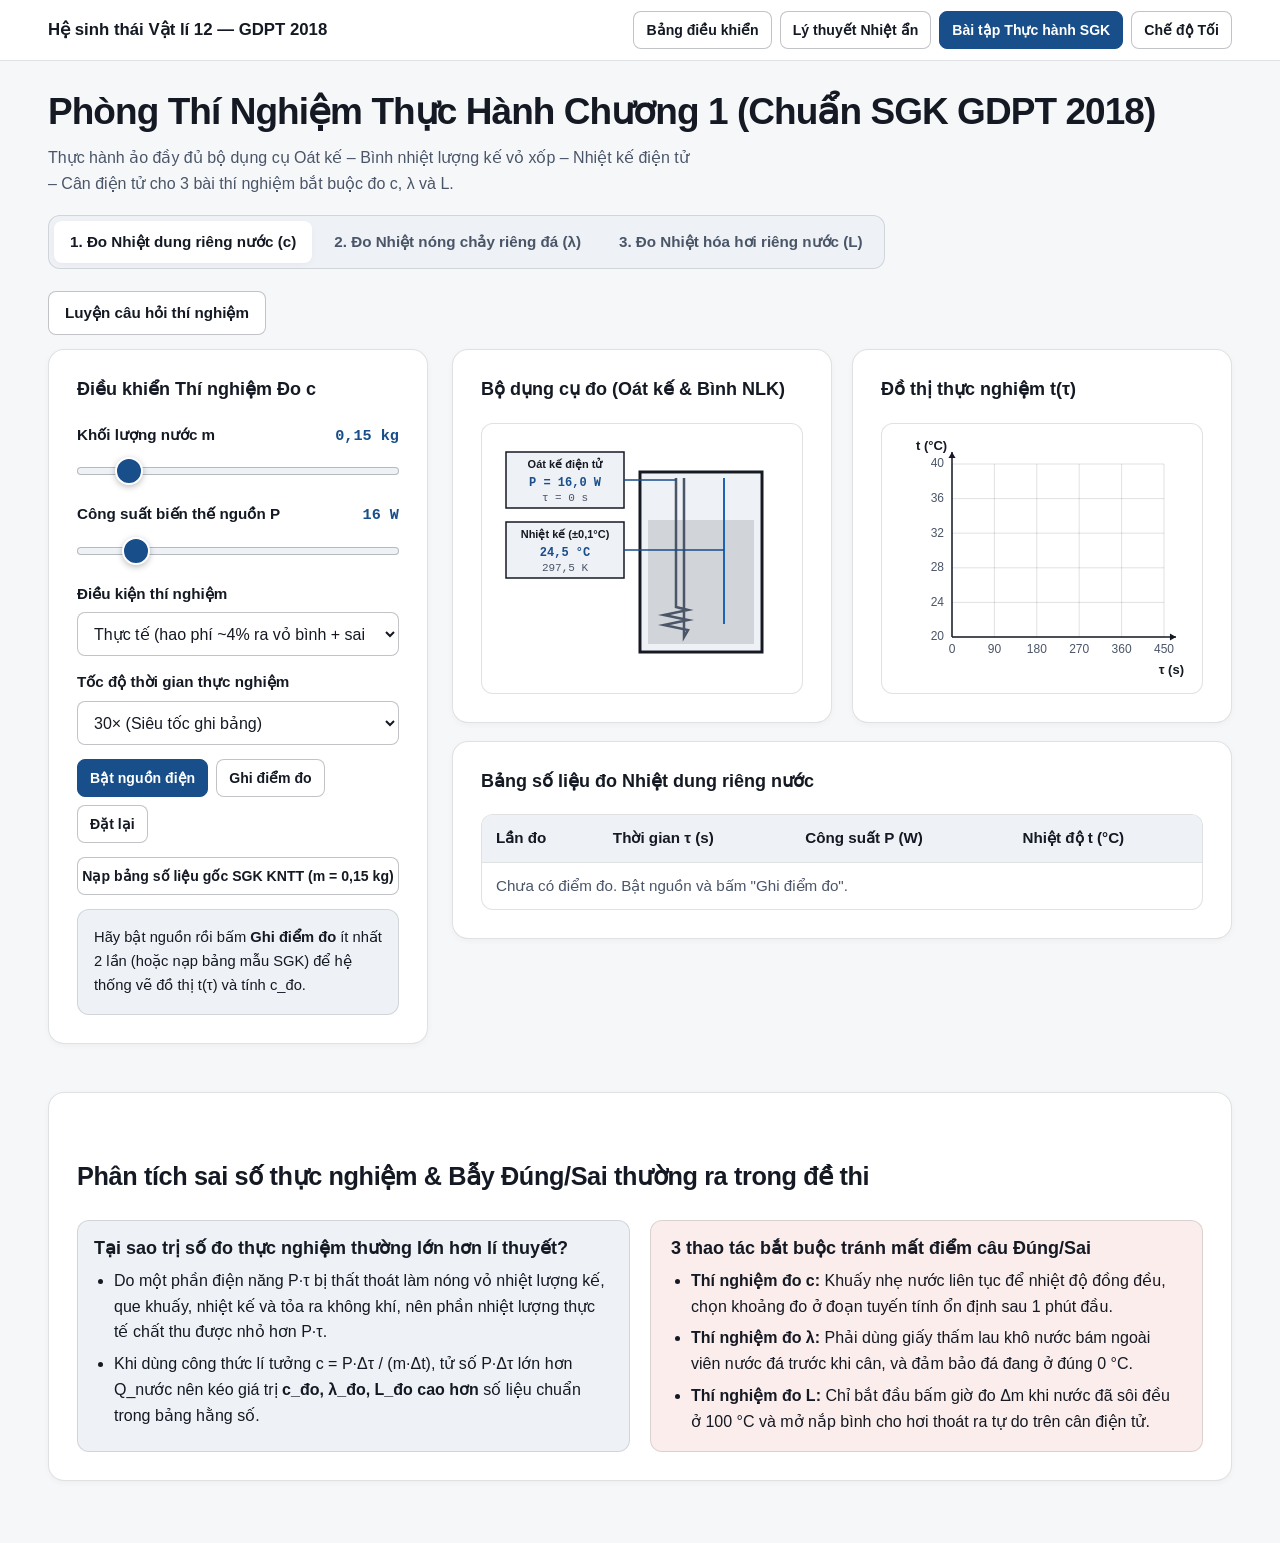
<file: mo_phong/05_thuc_hanh_nhiet_sgk.html>
<!DOCTYPE html>
<html lang="vi">
<head>
  <meta charset="UTF-8">
  <meta name="viewport" content="width=device-width, initial-scale=1.0">
  <title>Phòng Thí nghiệm Thực hành Nhiệt học (SGK GDPT 2018)</title>
  <meta name="theme-color" content="#184E8A">
  <link rel="icon" type="image/svg+xml" href="../assets/icon.svg">
  <link rel="stylesheet" href="../assets/style.css">
</head>
<body>
  <header class="topbar">
    <div class="wrap topbar-inner">
      <a href="../index.html" class="brand-link">Hệ sinh thái Vật lí 12 — GDPT 2018</a>
      <div class="topbar-actions">
        <a href="../index.html" class="btn btn-sm">Bảng điều khiển</a>
        <a href="../ly_thuyet/ch1_ch2_truc_quan.html#cd-4" class="btn btn-sm">Lý thuyết Nhiệt ẩn</a>
        <a href="../luyen_tap/phong_thi_thptqg.html?mode=nguon_that" class="btn btn-primary btn-sm">Bài tập Thực hành SGK</a>
        <button type="button" id="ly-theme-toggle" class="btn btn-sm">Chế độ Tối</button>
      </div>
    </div>
  </header>

  <main class="wrap page-main">
    <h1>Phòng Thí Nghiệm Thực Hành Chương 1 (Chuẩn SGK GDPT 2018)</h1>
    <p class="muted">Thực hành ảo đầy đủ bộ dụng cụ Oát kế – Bình nhiệt lượng kế vỏ xốp – Nhiệt kế điện tử – Cân điện tử cho 3 bài thí nghiệm bắt buộc đo c, λ và L.</p>

    <div style="margin-top: 18px; margin-bottom: 22px;">
      <div class="tabs" role="tablist" aria-label="Chọn bài thực hành Chương 1">
        <button type="button" class="tab-btn" role="tab" id="tab-exp-c" aria-selected="true">1. Đo Nhiệt dung riêng nước (c)</button>
        <button type="button" class="tab-btn" role="tab" id="tab-exp-lambda" aria-selected="false">2. Đo Nhiệt nóng chảy riêng đá (λ)</button>
        <button type="button" class="tab-btn" role="tab" id="tab-exp-L" aria-selected="false">3. Đo Nhiệt hóa hơi riêng nước (L)</button>
      </div>
    </div>

    <!-- TAB 1: ĐO NHIỆT DUNG RIÊNG NƯỚC (c) -->
    <div class="btn-group" style="margin: 14px 0;">
      <a id="heat-practice" class="btn" href="../luyen_tap/phong_thi_thptqg.html?mode=ly_thuyet_tn&amp;bai=B4">Luyện câu hỏi thí nghiệm</a>
    </div>

    <section id="panel-exp-c">
      <div class="lab-layout">
        <div class="card">
          <h3>Điều khiển Thí nghiệm Đo c</h3>

          <div class="control-group">
            <div class="control-head">
              <label for="c-mass" class="control-label">Khối lượng nước m</label>
              <span id="c-mass-val" class="control-val">0,15 kg</span>
            </div>
            <input id="c-mass" type="range" min="0.10" max="0.50" step="0.05" value="0.15">
          </div>

          <div class="control-group">
            <div class="control-head">
              <label for="c-power" class="control-label">Công suất biến thế nguồn P</label>
              <span id="c-power-val" class="control-val">16 W</span>
            </div>
            <input id="c-power" type="range" min="10" max="50" step="1" value="16">
          </div>

          <div class="control-group">
            <label for="c-env" class="control-label">Điều kiện thí nghiệm</label>
            <select id="c-env">
              <option value="real">Thực tế (hao phí ~4% ra vỏ bình + sai số đọc)</option>
              <option value="ideal">Lí tưởng (cách nhiệt tuyệt đối 100%)</option>
            </select>
          </div>

          <div class="control-group">
            <label for="c-speed" class="control-label">Tốc độ thời gian thực nghiệm</label>
            <select id="c-speed">
              <option value="1">1× (Thời gian thực)</option>
              <option value="10">10× (Nhanh)</option>
              <option value="30" selected>30× (Siêu tốc ghi bảng)</option>
            </select>
          </div>

          <div class="btn-group">
            <button type="button" id="c-toggle" class="btn btn-primary btn-sm">Bật nguồn điện</button>
            <button type="button" id="c-record" class="btn btn-sm">Ghi điểm đo</button>
            <button type="button" id="c-reset" class="btn btn-sm">Đặt lại</button>
          </div>

          <button type="button" id="c-preset-sgk" class="btn btn-sm" style="width: 100%;">Nạp bảng số liệu gốc SGK KNTT (m = 0,15 kg)</button>

          <div id="c-calc-box" class="panel-alt num" style="font-size: 0.92rem;">
            Hãy bật nguồn rồi bấm <strong>Ghi điểm đo</strong> ít nhất 2 lần (hoặc nạp bảng mẫu SGK) để hệ thống vẽ đồ thị t(τ) và tính c_đo.
          </div>
        </div>

        <div style="display: flex; flex-direction: column; gap: 18px; min-width: 0;">
          <div class="grid-2">
            <div class="card">
              <h3>Bộ dụng cụ đo (Oát kế &amp; Bình NLK)</h3>
              <div class="canvas-box">
                <canvas id="cv-c-setup"></canvas>
              </div>
            </div>
            <div class="card">
              <h3>Đồ thị thực nghiệm t(τ)</h3>
              <div class="canvas-box">
                <canvas id="cv-c-graph"></canvas>
              </div>
            </div>
          </div>

          <div class="card">
            <h3>Bảng số liệu đo Nhiệt dung riêng nước</h3>
            <div class="table-wrap">
              <table>
                <thead>
                  <tr><th>Lần đo</th><th>Thời gian τ (s)</th><th>Công suất P (W)</th><th>Nhiệt độ t (°C)</th></tr>
                </thead>
                <tbody id="c-tbody"></tbody>
              </table>
            </div>
          </div>
        </div>
      </div>
    </section>

    <!-- TAB 2: ĐO NHIỆT NÓNG CHẢY RIÊNG NƯỚC ĐÁ (λ) -->
    <section id="panel-exp-lambda" hidden>
      <div class="lab-layout">
        <div class="card">
          <h3>Điều khiển Thí nghiệm Đo λ</h3>

          <div class="control-group">
            <div class="control-head">
              <label for="l-mass" class="control-label">Khối lượng nước đá khô m_đá</label>
              <span id="l-mass-val" class="control-val">0,10 kg</span>
            </div>
            <input id="l-mass" type="range" min="0.05" max="0.25" step="0.01" value="0.10">
          </div>

          <div class="control-group">
            <div class="control-head">
              <label for="l-power" class="control-label">Công suất nguồn điện P</label>
              <span id="l-power-val" class="control-val">60 W</span>
            </div>
            <input id="l-power" type="range" min="20" max="100" step="5" value="60">
          </div>

          <div class="control-group">
            <label for="l-env" class="control-label">Điều kiện thí nghiệm</label>
            <select id="l-env">
              <option value="real">Thực tế (nhận thêm ít nhiệt môi trường / sai số)</option>
              <option value="ideal">Lí tưởng (H = 100%)</option>
            </select>
          </div>

          <div class="control-group">
            <label for="l-speed" class="control-label">Tốc độ thời gian</label>
            <select id="l-speed">
              <option value="1">1×</option>
              <option value="10">10×</option>
              <option value="30" selected>30×</option>
            </select>
          </div>

          <div class="btn-group">
            <button type="button" id="l-toggle" class="btn btn-primary btn-sm">Bật nguồn điện</button>
            <button type="button" id="l-record" class="btn btn-sm">Ghi điểm đo</button>
            <button type="button" id="l-reset" class="btn btn-sm">Đặt lại</button>
          </div>

          <button type="button" id="l-preset-sgk" class="btn btn-sm" style="width: 100%;">Nạp dữ liệu mẫu đoạn nóng chảy 0 °C</button>

          <div id="l-calc-box" class="panel-alt num" style="font-size: 0.92rem;">
            Quan sát đoạn đồ thị nằm ngang ở 0,0 °C cho đến khi đá vừa tan hết để xác định τ_M và τ_N.
          </div>
        </div>

        <div style="display: flex; flex-direction: column; gap: 18px; min-width: 0;">
          <div class="grid-2">
            <div class="card">
              <h3>Bình NLK chứa hỗn hợp Nước + Đá</h3>
              <div class="canvas-box">
                <canvas id="cv-l-setup"></canvas>
              </div>
            </div>
            <div class="card">
              <h3>Đồ thị t(τ) tìm thời gian tan hoàn toàn</h3>
              <div class="canvas-box">
                <canvas id="cv-l-graph"></canvas>
              </div>
            </div>
          </div>

          <div class="card">
            <h3>Bảng số liệu đo Nhiệt nóng chảy riêng nước đá</h3>
            <div class="table-wrap">
              <table>
                <thead>
                  <tr><th>Lần đo</th><th>Thời gian τ (s)</th><th>Công suất P (W)</th><th>Nhiệt độ t (°C)</th><th>Trạng thái đá</th></tr>
                </thead>
                <tbody id="l-tbody"></tbody>
              </table>
            </div>
          </div>
        </div>
      </div>
    </section>

    <!-- TAB 3: ĐO NHIỆT HÓA HƠI RIÊNG NƯỚC (L) -->
    <section id="panel-exp-L" hidden>
      <div class="lab-layout">
        <div class="card">
          <h3>Điều khiển Thí nghiệm Đo L (Cân điện tử)</h3>

          <div class="control-group">
            <div class="control-head">
              <label for="v-mass" class="control-label">Khối lượng nước sôi ban đầu m₁</label>
              <span id="v-mass-val" class="control-val">0,25 kg</span>
            </div>
            <input id="v-mass" type="range" min="0.15" max="0.40" step="0.05" value="0.25">
          </div>

          <div class="control-group">
            <div class="control-head">
              <label for="v-power" class="control-label">Công suất đun sôi liên tục P</label>
              <span id="v-power-val" class="control-val">500 W</span>
            </div>
            <input id="v-power" type="range" min="200" max="1000" step="50" value="500">
          </div>

          <div class="control-group">
            <label for="v-env" class="control-label">Điều kiện thí nghiệm</label>
            <select id="v-env">
              <option value="real">Thực tế (hao phí nhiệt ra môi trường ~5%)</option>
              <option value="ideal">Lí tưởng (100% nhiệt dùng để hóa hơi)</option>
            </select>
          </div>

          <div class="control-group">
            <label for="v-speed" class="control-label">Tốc độ thời gian</label>
            <select id="v-speed">
              <option value="1">1×</option>
              <option value="10">10×</option>
              <option value="30" selected>30×</option>
            </select>
          </div>

          <div class="btn-group">
            <button type="button" id="v-toggle" class="btn btn-primary btn-sm">Bật nguồn đun sôi</button>
            <button type="button" id="v-record" class="btn btn-sm">Ghi số chỉ cân</button>
            <button type="button" id="v-reset" class="btn btn-sm">Đặt lại</button>
          </div>

          <button type="button" id="v-preset-sgk" class="btn btn-sm" style="width: 100%;">Nạp dữ liệu mẫu hóa hơi 100 °C</button>

          <div id="v-calc-box" class="panel-alt num" style="font-size: 0.92rem;">
            Bật nguồn khi nước ở 100,0 °C, quan sát số chỉ cân điện tử giảm dần m₁ → m₂ rồi bấm Ghi số chỉ cân.
          </div>
        </div>

        <div style="display: flex; flex-direction: column; gap: 18px; min-width: 0;">
          <div class="grid-2">
            <div class="card">
              <h3>Bình đun hở đặt trên Cân điện tử</h3>
              <div class="canvas-box">
                <canvas id="cv-v-setup"></canvas>
              </div>
            </div>
            <div class="card">
              <h3>Đồ thị lượng nước bay hơi Δm(τ)</h3>
              <div class="canvas-box">
                <canvas id="cv-v-graph"></canvas>
              </div>
            </div>
          </div>

          <div class="card">
            <h3>Bảng số liệu đo Nhiệt hóa hơi riêng của nước</h3>
            <div class="table-wrap">
              <table>
                <thead>
                  <tr><th>Lần đo</th><th>Thời gian τ (s)</th><th>Công suất P (W)</th><th>Khối lượng còn m (kg)</th><th>Đã hóa hơi Δm (g)</th></tr>
                </thead>
                <tbody id="v-tbody"></tbody>
              </table>
            </div>
          </div>
        </div>
      </div>
    </section>

    <!-- PHÂN TÍCH SAI SỐ & BẪY ĐÚNG/SAI -->
    <section class="section-block">
      <div class="card">
        <h2>Phân tích sai số thực nghiệm &amp; Bẫy Đúng/Sai thường ra trong đề thi</h2>
        <div class="grid-2">
          <div class="panel-alt">
            <h3>Tại sao trị số đo thực nghiệm thường lớn hơn lí thuyết?</h3>
            <ul class="clean-list">
              <li>Do một phần điện năng P·τ bị thất thoát làm nóng vỏ nhiệt lượng kế, que khuấy, nhiệt kế và tỏa ra không khí, nên phần nhiệt lượng thực tế chất thu được nhỏ hơn P·τ.</li>
              <li>Khi dùng công thức lí tưởng c = P·Δτ / (m·Δt), tử số P·Δτ lớn hơn Q_nước nên kéo giá trị <strong>c_đo, λ_đo, L_đo cao hơn</strong> số liệu chuẩn trong bảng hằng số.</li>
            </ul>
          </div>
          <div class="notice notice-danger">
            <h3>3 thao tác bắt buộc tránh mất điểm câu Đúng/Sai</h3>
            <ul class="clean-list">
              <li><strong>Thí nghiệm đo c:</strong> Khuấy nhẹ nước liên tục để nhiệt độ đồng đều, chọn khoảng đo ở đoạn tuyến tính ổn định sau 1 phút đầu.</li>
              <li><strong>Thí nghiệm đo λ:</strong> Phải dùng giấy thấm lau khô nước bám ngoài viên nước đá trước khi cân, và đảm bảo đá đang ở đúng 0 °C.</li>
              <li><strong>Thí nghiệm đo L:</strong> Chỉ bắt đầu bấm giờ đo Δm khi nước đã sôi đều ở 100 °C và mở nắp bình cho hơi thoát ra tự do trên cân điện tử.</li>
            </ul>
          </div>
        </div>
      </div>
    </section>
  </main>

  <script src="../assets/common.js"></script>
  <script>
    (function () {
      'use strict';
      var C = window.LY_COMMON;
      C.initShell();

      var activeTab = 'c';
      var tabMap = {
        c: { btn: document.getElementById('tab-exp-c'), panel: document.getElementById('panel-exp-c') },
        lambda: { btn: document.getElementById('tab-exp-lambda'), panel: document.getElementById('panel-exp-lambda') },
        L: { btn: document.getElementById('tab-exp-L'), panel: document.getElementById('panel-exp-L') }
      };

      var practiceLink = document.getElementById('heat-practice');
      var lessonByTab = { c: 'B4', lambda: 'B5', L: 'B6' };

      function switchTab(name) {
        practiceLink.href = '../luyen_tap/phong_thi_thptqg.html?mode=ly_thuyet_tn&bai=' + lessonByTab[name];
        activeTab = name;
        Object.keys(tabMap).forEach(function (k) {
          var isSel = k === name;
          tabMap[k].btn.setAttribute('aria-selected', isSel ? 'true' : 'false');
          tabMap[k].panel.hidden = !isSel;
        });
        renderActive();
      }
      tabMap.c.btn.addEventListener('click', function () { switchTab('c'); });
      tabMap.lambda.btn.addEventListener('click', function () { switchTab('lambda'); });
      tabMap.L.btn.addEventListener('click', function () { switchTab('L'); });

      /* Tiện ích vẽ hộp dụng cụ chung */
      function drawMeterBox(ctx, x, y, w, h, title, line1, line2, cols, active) {
        ctx.fillStyle = cols.bgAlt;
        ctx.strokeStyle = active ? cols.warm : cols.ink;
        ctx.lineWidth = active ? 2 : 1.5;
        ctx.fillRect(x, y, w, h);
        ctx.strokeRect(x, y, w, h);

        ctx.fillStyle = cols.ink;
        ctx.font = '600 11px sans-serif';
        ctx.textAlign = 'center';
        ctx.fillText(title, x + w / 2, y + 16);

        ctx.fillStyle = cols.accent;
        ctx.font = '700 12px monospace';
        ctx.fillText(line1, x + w / 2, y + 34);
        if (line2) {
          ctx.fillStyle = cols.muted;
          ctx.font = '11px monospace';
          ctx.fillText(line2, x + w / 2, y + 49);
        }
      }

      /* ================= 1. ĐO NHIỆT DUNG RIÊNG NƯỚC (c) ================= */
      var cTrueWater = 4180;
      var stC = { running: false, tau: 0, temp: 24.5, t0: 24.5, rows: [], curP: 16 };
      var cMassEl = document.getElementById('c-mass');
      var cPowerEl = document.getElementById('c-power');
      var cEnvEl = document.getElementById('c-env');
      var cSpeedEl = document.getElementById('c-speed');
      var cToggleBtn = document.getElementById('c-toggle');
      var cTbody = document.getElementById('c-tbody');
      var cCalcBox = document.getElementById('c-calc-box');

      function resetC() {
        stC.running = false;
        stC.tau = 0;
        stC.t0 = 24.5;
        stC.temp = 24.5;
        stC.curP = Number(cPowerEl.value);
        stC.rows = [];
        cToggleBtn.textContent = 'Bật nguồn điện';
        updateCRowsUI();
        renderC();
      }

      function updateCRowsUI() {
        cTbody.innerHTML = '';
        if (!stC.rows.length) {
          cTbody.innerHTML = '<tr><td colspan="4" class="muted">Chưa có điểm đo. Bật nguồn và bấm "Ghi điểm đo".</td></tr>';
          cCalcBox.innerHTML = 'Hãy bật nguồn rồi bấm <strong>Ghi điểm đo</strong> ít nhất 2 lần (hoặc nạp bảng mẫu SGK) để hệ thống vẽ đồ thị t(τ) và tính c_đo.';
          return;
        }
        stC.rows.forEach(function (r, idx) {
          var tr = document.createElement('tr');
          tr.className = 'num';
          tr.innerHTML = '<td>' + (idx + 1) + '</td><td>' + r.tau.toFixed(0) + '</td><td>' + C.fmt(r.p, 2) + '</td><td>' + C.fmt(r.t, 1) + '</td>';
          cTbody.appendChild(tr);
        });
        if (stC.rows.length >= 2) {
          var rFirst = stC.rows[0];
          var rLast = stC.rows[stC.rows.length - 1];
          var m = stC.presetMass || Number(cMassEl.value);
          var pAvg = stC.rows.reduce(function (s, x) { return s + x.p; }, 0) / stC.rows.length;
          var dTau = rLast.tau - rFirst.tau;
          var dT = rLast.t - rFirst.t;
          if (dTau > 0 && dT > 0.05) {
            var cMeas = (pAvg * dTau) / (m * dT);
            var errPct = ((cMeas - cTrueWater) / cTrueWater) * 100;
            cCalcBox.innerHTML =
              '<strong>Kết quả tính (lần 1 → ' + stC.rows.length + '):</strong> P̄ = ' + C.fmt(pAvg, 2) + ' W | Δτ = ' + dTau.toFixed(0) + ' s | Δt = ' + C.fmt(dT, 1) + ' °C | m = ' + C.fmt(m, 2) + ' kg<br>' +
              '<strong>c_đo = ' + Math.round(cMeas) + ' J/(kg·K)</strong> (Chuẩn: 4180 | Sai lệch: ' + (errPct >= 0 ? '+' : '') + C.fmt(errPct, 1) + '%)';
          }
        }
      }

      function drawSetupC() {
        var cols = C.getColors();
        var s = C.setupCanvas(document.getElementById('cv-c-setup'), 245);
        var ctx = s.ctx, W = s.width, H = s.height;
        ctx.clearRect(0, 0, W, H);
        ctx.fillStyle = cols.bg;
        ctx.fillRect(0, 0, W, H);

        drawMeterBox(ctx, 12, 16, 118, 56, 'Oát kế điện tử', 'P = ' + C.fmt(stC.curP, 1) + ' W', 'τ = ' + Math.round(stC.tau) + ' s', cols, stC.running);
        drawMeterBox(ctx, 12, 86, 118, 56, 'Nhiệt kế (±0,1°C)', C.fmt(stC.temp, 1) + ' °C', C.fmt(stC.temp + 273, 1) + ' K', cols, false);

        /* Bình nhiệt lượng kế vỏ xốp */
        var bx = Math.max(145, W - 150), by = 36, bw = 122, bh = 180;
        ctx.strokeStyle = cols.ink;
        ctx.lineWidth = 3;
        ctx.strokeRect(bx, by, bw, bh);
        ctx.fillStyle = cols.bgAlt;
        ctx.fillRect(bx + 2, by + 2, bw - 4, bh - 4);

        /* Nước trong bình */
        ctx.fillStyle = cols.grid;
        ctx.fillRect(bx + 8, by + 48, bw - 16, bh - 56);

        /* Dây điện trở nhiệt */
        ctx.strokeStyle = stC.running ? cols.warm : cols.muted;
        ctx.lineWidth = 2.5;
        ctx.beginPath();
        ctx.moveTo(bx + 36, by + 6);
        ctx.lineTo(bx + 36, by + 135);
        for (var k = 0; k < 5; k++) {
          ctx.lineTo(bx + 36 + (k % 2 === 0 ? 12 : -12), by + 138 + k * 5);
        }
        ctx.lineTo(bx + 44, by + 165);
        ctx.lineTo(bx + 44, by + 6);
        ctx.stroke();

        /* Đầu đo nhiệt kế & que khuấy */
        ctx.strokeStyle = cols.cold;
        ctx.lineWidth = 2;
        ctx.beginPath();
        ctx.moveTo(bx + 84, by + 6);
        ctx.lineTo(bx + 84, by + 152);
        ctx.stroke();

        /* Dây nối sang Oát kế */
        ctx.strokeStyle = cols.accent;
        ctx.lineWidth = 1.6;
        ctx.beginPath();
        ctx.moveTo(130, 44);
        ctx.lineTo(bx + 36, 44);
        ctx.moveTo(130, 114);
        ctx.lineTo(bx + 84, 114);
        ctx.stroke();
      }

      function drawGraphC() {
        var cols = C.getColors();
        var cv = document.getElementById('cv-c-graph');
        var s = C.setupCanvas(cv, 245);
        var gCtx = s.ctx;
        var maxTau = stC.rows.length ? Math.max(450, stC.rows[stC.rows.length - 1].tau * 1.1) : 450;
        var minT = stC.rows.length ? Math.floor(Math.min(20, stC.rows[0].t - 2)) : 20;
        var maxT = stC.rows.length ? Math.ceil(Math.max(40, stC.rows[stC.rows.length - 1].t + 3)) : 40;
        var ax = C.drawAxes(gCtx, s.width, s.height, {
          xMin: 0, xMax: maxTau, yMin: minT, yMax: maxT,
          xLabel: 'τ (s)', yLabel: 't (°C)', xTicks: 5, yTicks: 5
        });
        if (stC.rows.length >= 2) {
          gCtx.strokeStyle = cols.warm;
          gCtx.lineWidth = 2.2;
          gCtx.beginPath();
          stC.rows.forEach(function (r, idx) {
            var px = ax.toX(r.tau), py = ax.toY(r.t);
            if (idx === 0) gCtx.moveTo(px, py);
            else gCtx.lineTo(px, py);
          });
          gCtx.stroke();
        }
        stC.rows.forEach(function (r) {
          gCtx.fillStyle = cols.accent;
          gCtx.beginPath();
          gCtx.arc(ax.toX(r.tau), ax.toY(r.t), 4, 0, Math.PI * 2);
          gCtx.fill();
        });
      }

      function renderC() {
        document.getElementById('c-mass-val').textContent = C.fmt(Number(cMassEl.value), 2) + ' kg';
        document.getElementById('c-power-val').textContent = cPowerEl.value + ' W';
        drawSetupC();
        drawGraphC();
      }

      cMassEl.addEventListener('input', function () { stC.presetMass = null; resetC(); });
      cPowerEl.addEventListener('input', function () { stC.curP = Number(cPowerEl.value); renderC(); });
      cToggleBtn.addEventListener('click', function () {
        stC.running = !stC.running;
        cToggleBtn.textContent = stC.running ? 'Tạm dừng nguồn' : 'Tiếp tục đun';
      });
      document.getElementById('c-record').addEventListener('click', function () {
        stC.presetMass = null;
        stC.rows.push({ tau: stC.tau, p: stC.curP, t: stC.temp });
        updateCRowsUI();
        renderC();
      });
      document.getElementById('c-reset').addEventListener('click', function () { stC.presetMass = null; resetC(); });
      document.getElementById('c-preset-sgk').addEventListener('click', function () {
        stC.running = false;
        cToggleBtn.textContent = 'Bật nguồn điện';
        cMassEl.value = '0.15';
        stC.presetMass = 0.15;
        stC.rows = [
          { tau: 60, p: 15.04, t: 25.2 },
          { tau: 120, p: 15.07, t: 25.4 },
          { tau: 180, p: 15.03, t: 27.0 },
          { tau: 240, p: 15.94, t: 28.7 },
          { tau: 300, p: 15.84, t: 31.2 },
          { tau: 360, p: 15.94, t: 32.3 },
          { tau: 420, p: 15.94, t: 33.8 }
        ];
        stC.tau = 420;
        stC.temp = 33.8;
        stC.curP = 15.94;
        updateCRowsUI();
        renderC();
      });

      /* ================= 2. ĐO NHIỆT NÓNG CHẢY RIÊNG ĐÁ (λ) ================= */
      var lTrue = 3.34e5;
      var stL = { running: false, tau: 0, qMelted: 0, temp: 0.0, rows: [] };
      var lMassEl = document.getElementById('l-mass');
      var lPowerEl = document.getElementById('l-power');
      var lEnvEl = document.getElementById('l-env');
      var lSpeedEl = document.getElementById('l-speed');
      var lToggleBtn = document.getElementById('l-toggle');
      var lTbody = document.getElementById('l-tbody');
      var lCalcBox = document.getElementById('l-calc-box');

      function resetL() {
        stL = { running: false, tau: 0, qMelted: 0, temp: 0.0, rows: [] };
        lToggleBtn.textContent = 'Bật nguồn điện';
        updateLRowsUI();
        renderL();
      }

      function updateLRowsUI() {
        lTbody.innerHTML = '';
        if (!stL.rows.length) {
          lTbody.innerHTML = '<tr><td colspan="5" class="muted">Chưa có điểm đo.</td></tr>';
          lCalcBox.innerHTML = 'Quan sát đoạn đồ thị nằm ngang ở 0,0 °C cho đến khi đá vừa tan hết để xác định τ_M và τ_N.';
          return;
        }
        stL.rows.forEach(function (r, idx) {
          var tr = document.createElement('tr');
          tr.className = 'num';
          tr.innerHTML = '<td>' + (idx + 1) + '</td><td>' + Math.round(r.tau) + '</td><td>' + C.fmt(r.p, 1) + '</td><td>' + C.fmt(r.t, 1) + '</td><td>' + r.state + '</td>';
          lTbody.appendChild(tr);
        });
        var meltRows = stL.rows.filter(function (r) { return r.t <= 0.2; });
        if (meltRows.length >= 2) {
          var first = meltRows[0], last = meltRows[meltRows.length - 1];
          var dTau = last.tau - first.tau;
          var mIce = Number(lMassEl.value);
          var pAvg = meltRows.reduce(function (s, x) { return s + x.p; }, 0) / meltRows.length;
          if (dTau > 0) {
            var lamMeas = (pAvg * dTau) / mIce;
            var errPct = ((lamMeas - lTrue) / lTrue) * 100;
            lCalcBox.innerHTML =
              '<strong>Ước tính từ đoạn 0 °C (τ_M = ' + Math.round(first.tau) + ' s → τ_N = ' + Math.round(last.tau) + ' s):</strong><br>' +
              'λ_đo = (' + C.fmt(pAvg, 1) + ' × ' + Math.round(dTau) + ') / ' + C.fmt(mIce, 2) + ' = <strong>' + C.fmt(lamMeas / 1e5, 2) + '×10⁵ J/kg</strong> (Chuẩn: 3,34×10⁵ | ' + (errPct >= 0 ? '+' : '') + C.fmt(errPct, 1) + '%)';
          }
        }
      }

      function drawSetupL() {
        var cols = C.getColors();
        var s = C.setupCanvas(document.getElementById('cv-l-setup'), 245);
        var ctx = s.ctx, W = s.width, H = s.height;
        ctx.clearRect(0, 0, W, H);
        ctx.fillStyle = cols.bg;
        ctx.fillRect(0, 0, W, H);

        var mIce = Number(lMassEl.value);
        var needQ = mIce * lTrue;
        var remainFrac = Math.max(0, 1 - stL.qMelted / needQ);
        var pNow = Number(lPowerEl.value);

        drawMeterBox(ctx, 12, 16, 118, 56, 'Oát kế', 'P = ' + pNow + ' W', 'τ = ' + Math.round(stL.tau) + ' s', cols, stL.running);
        drawMeterBox(ctx, 12, 86, 118, 56, 'Nhiệt kế', C.fmt(stL.temp, 1) + ' °C', 'Đá còn: ' + Math.round(remainFrac * 100) + '%', cols, false);

        var bx = Math.max(145, W - 150), by = 36, bw = 122, bh = 180;
        ctx.strokeStyle = cols.ink;
        ctx.lineWidth = 3;
        ctx.strokeRect(bx, by, bw, bh);
        ctx.fillStyle = cols.bgAlt;
        ctx.fillRect(bx + 2, by + 2, bw - 4, bh - 4);

        ctx.fillStyle = cols.grid;
        ctx.fillRect(bx + 8, by + 56, bw - 16, bh - 64);

        /* Các viên đá thu nhỏ dần */
        if (remainFrac > 0.01) {
          var sz = 14 + remainFrac * 16;
          ctx.fillStyle = cols.cold;
          ctx.fillRect(bx + 24, by + 62, sz, sz * 0.8);
          ctx.fillRect(bx + 62, by + 66, sz * 0.9, sz * 0.75);
        }

        /* Dây điện trở */
        ctx.strokeStyle = stL.running ? cols.warm : cols.muted;
        ctx.lineWidth = 2.5;
        ctx.beginPath();
        ctx.moveTo(bx + 34, by + 6);
        ctx.lineTo(bx + 34, by + 150);
        ctx.lineTo(bx + 54, by + 150);
        ctx.lineTo(bx + 54, by + 6);
        ctx.stroke();
      }

      function drawGraphL() {
        var cols = C.getColors();
        var s = C.setupCanvas(document.getElementById('cv-l-graph'), 245);
        var gCtx = s.ctx;
        var maxTau = stL.rows.length ? Math.max(600, stL.rows[stL.rows.length - 1].tau * 1.1) : 600;
        var ax = C.drawAxes(gCtx, s.width, s.height, {
          xMin: 0, xMax: maxTau, yMin: -2, yMax: 25,
          xLabel: 'τ (s)', yLabel: 't (°C)', xTicks: 5, yTicks: 5
        });
        if (stL.rows.length >= 2) {
          gCtx.strokeStyle = cols.phase;
          gCtx.lineWidth = 2.2;
          gCtx.beginPath();
          stL.rows.forEach(function (r, idx) {
            var px = ax.toX(r.tau), py = ax.toY(r.t);
            if (idx === 0) gCtx.moveTo(px, py);
            else gCtx.lineTo(px, py);
          });
          gCtx.stroke();
        }
        stL.rows.forEach(function (r) {
          gCtx.fillStyle = cols.accent;
          gCtx.beginPath();
          gCtx.arc(ax.toX(r.tau), ax.toY(r.t), 4, 0, Math.PI * 2);
          gCtx.fill();
        });
      }

      function renderL() {
        document.getElementById('l-mass-val').textContent = C.fmt(Number(lMassEl.value), 2) + ' kg';
        document.getElementById('l-power-val').textContent = lPowerEl.value + ' W';
        drawSetupL();
        drawGraphL();
      }

      lMassEl.addEventListener('input', resetL);
      lPowerEl.addEventListener('input', renderL);
      lToggleBtn.addEventListener('click', function () {
        stL.running = !stL.running;
        lToggleBtn.textContent = stL.running ? 'Tạm dừng nguồn' : 'Tiếp tục đun';
      });
      document.getElementById('l-record').addEventListener('click', function () {
        var needQ = Number(lMassEl.value) * lTrue;
        var stateStr = stL.qMelted < needQ ? 'Đang nóng chảy (0 °C)' : 'Đã tan hết → nước ấm lên';
        stL.rows.push({ tau: stL.tau, p: Number(lPowerEl.value), t: stL.temp, state: stateStr });
        updateLRowsUI();
        renderL();
      });
      document.getElementById('l-reset').addEventListener('click', resetL);
      document.getElementById('l-preset-sgk').addEventListener('click', function () {
        stL.running = false;
        lToggleBtn.textContent = 'Bật nguồn điện';
        lMassEl.value = '0.10';
        lPowerEl.value = '60';
        /* m = 0.10 kg, Q = 33400 J, P = 60 W -> ~557 s ly thuyet, ~575 s thuc te */
        stL.rows = [
          { tau: 0, p: 60.0, t: 0.0, state: 'Bắt đầu ở 0 °C' },
          { tau: 180, p: 60.0, t: 0.0, state: 'Đang nóng chảy (0 °C)' },
          { tau: 360, p: 60.0, t: 0.0, state: 'Đang nóng chảy (0 °C)' },
          { tau: 575, p: 60.0, t: 0.0, state: 'Vừa tan hết hoàn toàn' },
          { tau: 680, p: 60.0, t: 10.5, state: 'Nước lỏng ấm lên' }
        ];
        stL.tau = 680;
        stL.qMelted = 0.10 * lTrue + 1;
        stL.temp = 10.5;
        updateLRowsUI();
        renderL();
      });

      /* ================= 3. ĐO NHIỆT HÓA HƠI RIÊNG NƯỚC (L) ================= */
      var vTrue = 2.26e6;
      var stV = { running: false, tau: 0, evapKg: 0, rows: [] };
      var vMassEl = document.getElementById('v-mass');
      var vPowerEl = document.getElementById('v-power');
      var vEnvEl = document.getElementById('v-env');
      var vSpeedEl = document.getElementById('v-speed');
      var vToggleBtn = document.getElementById('v-toggle');
      var vTbody = document.getElementById('v-tbody');
      var vCalcBox = document.getElementById('v-calc-box');

      function resetV() {
        stV = { running: false, tau: 0, evapKg: 0, rows: [] };
        vToggleBtn.textContent = 'Bật nguồn đun sôi';
        updateVRowsUI();
        renderV();
      }

      function updateVRowsUI() {
        vTbody.innerHTML = '';
        if (!stV.rows.length) {
          vTbody.innerHTML = '<tr><td colspan="5" class="muted">Chưa có điểm đo.</td></tr>';
          vCalcBox.innerHTML = 'Bật nguồn khi nước ở 100,0 °C, quan sát số chỉ cân điện tử giảm dần m₁ → m₂ rồi bấm Ghi số chỉ cân.';
          return;
        }
        stV.rows.forEach(function (r, idx) {
          var tr = document.createElement('tr');
          tr.className = 'num';
          tr.innerHTML = '<td>' + (idx + 1) + '</td><td>' + Math.round(r.tau) + '</td><td>' + C.fmt(r.p, 1) + '</td><td>' + C.fmt(r.mRemain, 4) + '</td><td>' + C.fmt(r.dm * 1000, 1) + '</td>';
          vTbody.appendChild(tr);
        });
        if (stV.rows.length >= 2) {
          var first = stV.rows[0], last = stV.rows[stV.rows.length - 1];
          var dTau = last.tau - first.tau;
          var dMass = first.mRemain - last.mRemain;
          var pAvg = stV.rows.reduce(function (s, x) { return s + x.p; }, 0) / stV.rows.length;
          if (dTau > 0 && dMass > 0.001) {
            var Lmeas = (pAvg * dTau) / dMass;
            var errPct = ((Lmeas - vTrue) / vTrue) * 100;
            vCalcBox.innerHTML =
              '<strong>Kết quả đo Δm = ' + C.fmt(dMass * 1000, 1) + ' g trong Δτ = ' + Math.round(dTau) + ' s:</strong><br>' +
              'L_đo = (' + C.fmt(pAvg, 1) + ' × ' + Math.round(dTau) + ') / ' + C.fmt(dMass, 4) + ' = <strong>' + C.fmt(Lmeas / 1e6, 2) + '×10⁶ J/kg</strong> (Chuẩn: 2,26×10⁶ | ' + (errPct >= 0 ? '+' : '') + C.fmt(errPct, 1) + '%)';
          }
        }
      }

      function drawSetupV() {
        var cols = C.getColors();
        var s = C.setupCanvas(document.getElementById('cv-v-setup'), 245);
        var ctx = s.ctx, W = s.width, H = s.height;
        ctx.clearRect(0, 0, W, H);
        ctx.fillStyle = cols.bg;
        ctx.fillRect(0, 0, W, H);

        var mStart = Number(vMassEl.value);
        var mRemain = Math.max(0.01, mStart - stV.evapKg);
        var pNow = Number(vPowerEl.value);

        drawMeterBox(ctx, 12, 16, 122, 56, 'Oát kế', 'P = ' + pNow + ' W', 'τ = ' + Math.round(stV.tau) + ' s', cols, stV.running);
        drawMeterBox(ctx, 12, 86, 122, 56, 'Cân điện tử', C.fmt(mRemain, 4) + ' kg', 'Bay hơi: ' + C.fmt(stV.evapKg * 1000, 1) + ' g', cols, false);

        /* Đế cân điện tử */
        var bx = Math.max(150, W - 148);
        ctx.fillStyle = cols.ink;
        ctx.fillRect(bx - 10, 196, 132, 22);
        ctx.fillStyle = cols.bg;
        ctx.font = '600 11px monospace';
        ctx.textAlign = 'center';
        ctx.fillText(C.fmt(mRemain * 1000, 1) + ' g', bx + 56, 211);

        /* Bình đun mở nắp */
        ctx.strokeStyle = cols.ink;
        ctx.lineWidth = 2.5;
        ctx.beginPath();
        ctx.moveTo(bx + 10, 62);
        ctx.lineTo(bx + 10, 194);
        ctx.lineTo(bx + 102, 194);
        ctx.lineTo(bx + 102, 62);
        ctx.stroke();

        var levelFrac = mRemain / mStart;
        var waterH = 98 * levelFrac;
        ctx.fillStyle = cols.grid;
        ctx.fillRect(bx + 12, 192 - waterH, 88, waterH);

        /* Vệt hơi bốc lên */
        if (stV.running) {
          ctx.strokeStyle = cols.warm;
          ctx.lineWidth = 1.6;
          for (var w = 0; w < 3; w++) {
            var sx = bx + 32 + w * 22;
            ctx.beginPath();
            ctx.moveTo(sx, 54);
            ctx.quadraticCurveTo(sx - 6, 38, sx + 4, 20);
            ctx.stroke();
          }
        }
      }

      function drawGraphV() {
        var cols = C.getColors();
        var s = C.setupCanvas(document.getElementById('cv-v-graph'), 245);
        var gCtx = s.ctx;
        var maxTau = stV.rows.length ? Math.max(300, stV.rows[stV.rows.length - 1].tau * 1.1) : 300;
        var maxDm = stV.rows.length ? Math.max(30, stV.rows[stV.rows.length - 1].dm * 1000 * 1.2) : 60;
        var ax = C.drawAxes(gCtx, s.width, s.height, {
          xMin: 0, xMax: maxTau, yMin: 0, yMax: maxDm,
          xLabel: 'τ (s)', yLabel: 'Δm (g)', xTicks: 5, yTicks: 5
        });
        if (stV.rows.length >= 2) {
          gCtx.strokeStyle = cols.warm;
          gCtx.lineWidth = 2.2;
          gCtx.beginPath();
          stV.rows.forEach(function (r, idx) {
            var px = ax.toX(r.tau), py = ax.toY(r.dm * 1000);
            if (idx === 0) gCtx.moveTo(px, py);
            else gCtx.lineTo(px, py);
          });
          gCtx.stroke();
        }
        stV.rows.forEach(function (r) {
          gCtx.fillStyle = cols.accent;
          gCtx.beginPath();
          gCtx.arc(ax.toX(r.tau), ax.toY(r.dm * 1000), 4, 0, Math.PI * 2);
          gCtx.fill();
        });
      }

      function renderV() {
        document.getElementById('v-mass-val').textContent = C.fmt(Number(vMassEl.value), 2) + ' kg';
        document.getElementById('v-power-val').textContent = vPowerEl.value + ' W';
        drawSetupV();
        drawGraphV();
      }

      vMassEl.addEventListener('input', resetV);
      vPowerEl.addEventListener('input', renderV);
      vToggleBtn.addEventListener('click', function () {
        stV.running = !stV.running;
        vToggleBtn.textContent = stV.running ? 'Tạm dừng nguồn' : 'Tiếp tục đun';
      });
      document.getElementById('v-record').addEventListener('click', function () {
        var mStart = Number(vMassEl.value);
        stV.rows.push({ tau: stV.tau, p: Number(vPowerEl.value), mRemain: Math.max(0.01, mStart - stV.evapKg), dm: stV.evapKg });
        updateVRowsUI();
        renderV();
      });
      document.getElementById('v-reset').addEventListener('click', resetV);
      document.getElementById('v-preset-sgk').addEventListener('click', function () {
        stV.running = false;
        vToggleBtn.textContent = 'Bật nguồn đun sôi';
        vMassEl.value = '0.25';
        vPowerEl.value = '500';
        /* P = 500 W, H = 95% => toc do bay hoi ~ 0.210 g/s */
        stV.rows = [
          { tau: 0, p: 500, mRemain: 0.2500, dm: 0 },
          { tau: 60, p: 500, mRemain: 0.2374, dm: 0.0126 },
          { tau: 120, p: 500, mRemain: 0.2248, dm: 0.0252 },
          { tau: 180, p: 500, mRemain: 0.2122, dm: 0.0378 }
        ];
        stV.tau = 180;
        stV.evapKg = 0.0378;
        updateVRowsUI();
        renderV();
      });

      /* Vòng lặp mô phỏng thời gian thực */
      var lastTime = performance.now();
      function tick(now) {
        var dtReal = Math.min(0.05, (now - lastTime) / 1000);
        lastTime = now;

        if (stC.running && activeTab === 'c') {
          var speedC = Number(cSpeedEl.value);
          var dtSim = dtReal * speedC;
          stC.tau += dtSim;
          var eff = cEnvEl.value === 'real' ? 0.96 : 1.0;
          stC.curP = Number(cPowerEl.value);
          var mC = stC.presetMass || Number(cMassEl.value);
          stC.temp += (stC.curP * eff * dtSim) / (mC * cTrueWater);
          if (stC.temp >= 98) stC.running = false;
          renderC();
        }
        if (stL.running && activeTab === 'lambda') {
          var dtL = dtReal * Number(lSpeedEl.value);
          stL.tau += dtL;
          var effL = lEnvEl.value === 'real' ? 0.96 : 1.0;
          var pL = Number(lPowerEl.value);
          var mIce = Number(lMassEl.value);
          var qNeed = mIce * lTrue;
          if (stL.qMelted < qNeed) {
            stL.qMelted += pL * effL * dtL;
            if (stL.qMelted >= qNeed) {
              var extraQ = stL.qMelted - qNeed;
              stL.temp = extraQ / (mIce * cTrueWater);
            }
          } else {
            stL.temp += (pL * effL * dtL) / (mIce * cTrueWater);
          }
          if (stL.temp >= 25) stL.running = false;
          renderL();
        }
        if (stV.running && activeTab === 'L') {
          var dtV = dtReal * Number(vSpeedEl.value);
          stV.tau += dtV;
          var effV = vEnvEl.value === 'real' ? 0.95 : 1.0;
          var pV = Number(vPowerEl.value);
          stV.evapKg += (pV * effV * dtV) / vTrue;
          if (stV.evapKg >= Number(vMassEl.value) - 0.02) stV.running = false;
          renderV();
        }
        requestAnimationFrame(tick);
      }

      function renderActive() {
        if (activeTab === 'c') renderC();
        else if (activeTab === 'lambda') renderL();
        else renderV();
      }

      window.addEventListener('resize', renderActive);
      window.addEventListener('ly-theme-change', renderActive);
      resetC();
      resetL();
      resetV();
      var requestedTab = new URLSearchParams(location.search).get('tab');
      var tabByQuery = { 'exp-c': 'c', 'exp-lam': 'lambda', 'exp-L': 'L' };
      if (Object.prototype.hasOwnProperty.call(tabByQuery, requestedTab)) switchTab(tabByQuery[requestedTab]);
      requestAnimationFrame(tick);
    })();
  </script>
</body>
</html>
</file>
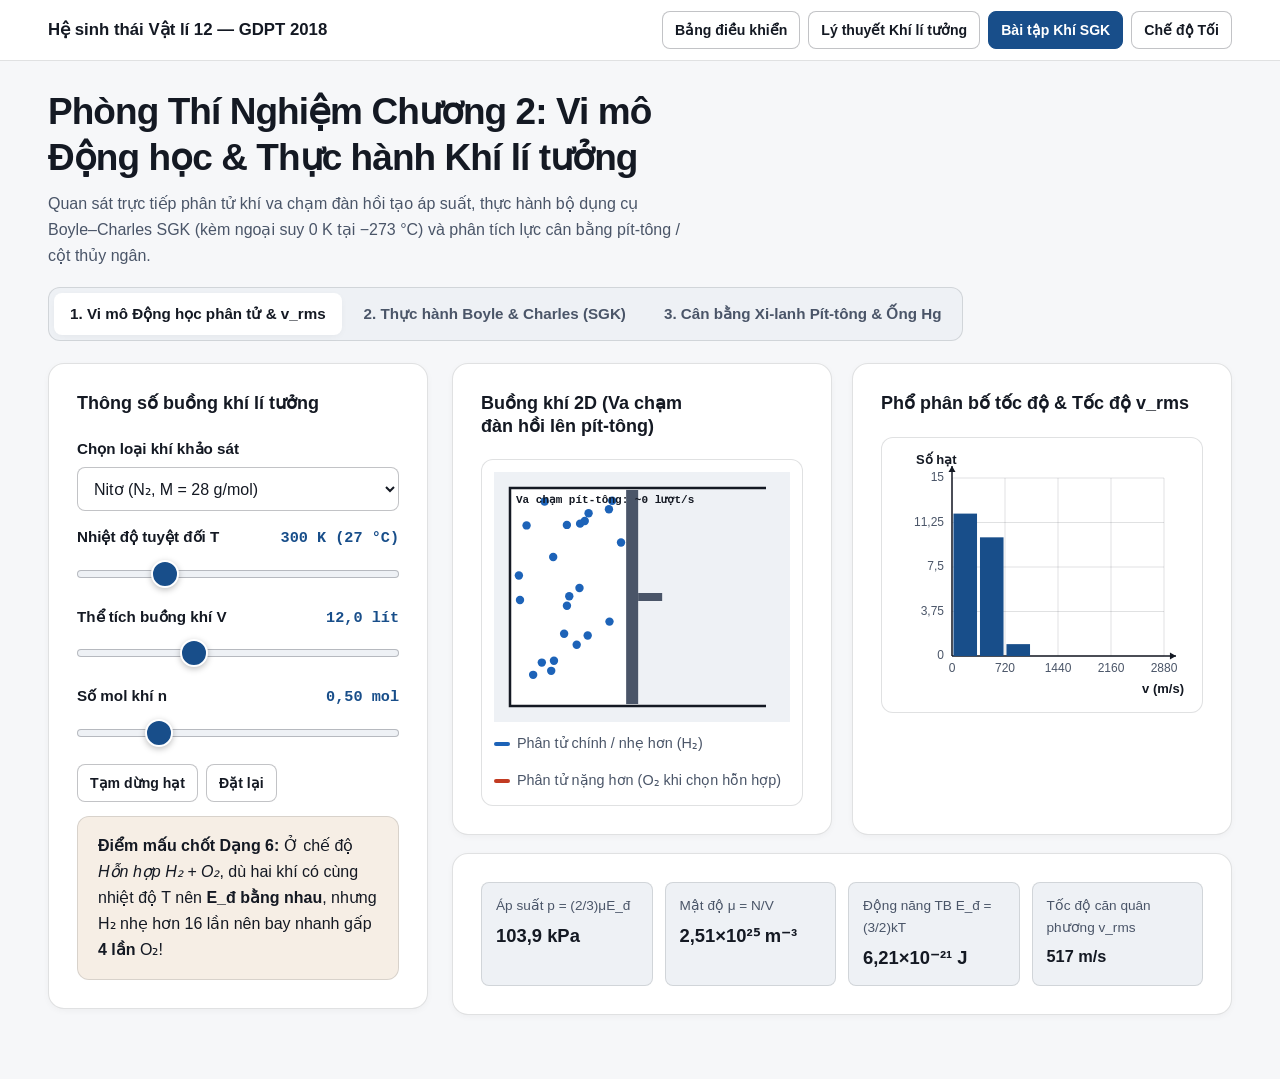
<file: mo_phong/06_thuc_hanh_khi_va_dong_hoc.html>
<!DOCTYPE html>
<html lang="vi">
<head>
  <meta charset="UTF-8">
  <meta name="viewport" content="width=device-width, initial-scale=1.0">
  <title>Phòng Thí nghiệm Chương 2: Vi mô Động học, Thực hành Boyle–Charles &amp; Pít-tông</title>
  <meta name="theme-color" content="#184E8A">
  <link rel="icon" type="image/svg+xml" href="../assets/icon.svg">
  <link rel="stylesheet" href="../assets/style.css">
</head>
<body>
  <header class="topbar">
    <div class="wrap topbar-inner">
      <a href="../index.html" class="brand-link">Hệ sinh thái Vật lí 12 — GDPT 2018</a>
      <div class="topbar-actions">
        <a href="../index.html" class="btn btn-sm">Bảng điều khiển</a>
        <a href="../ly_thuyet/ch1_ch2_truc_quan.html#cd-6" class="btn btn-sm">Lý thuyết Khí lí tưởng</a>
        <a href="../luyen_tap/phong_thi_thptqg.html?mode=nguon_that" class="btn btn-primary btn-sm">Bài tập Khí SGK</a>
        <button type="button" id="ly-theme-toggle" class="btn btn-sm">Chế độ Tối</button>
      </div>
    </div>
  </header>

  <main class="wrap page-main">
    <h1>Phòng Thí Nghiệm Chương 2: Vi mô Động học &amp; Thực hành Khí lí tưởng</h1>
    <p class="muted">Quan sát trực tiếp phân tử khí va chạm đàn hồi tạo áp suất, thực hành bộ dụng cụ Boyle–Charles SGK (kèm ngoại suy 0 K tại −273 °C) và phân tích lực cân bằng pít-tông / cột thủy ngân.</p>

    <div style="margin-top: 18px; margin-bottom: 22px;">
      <div class="tabs" role="tablist" aria-label="Chọn mô phỏng Chương 2">
        <button type="button" class="tab-btn" role="tab" id="tab-kinetic" aria-selected="true">1. Vi mô Động học phân tử &amp; v_rms</button>
        <button type="button" class="tab-btn" role="tab" id="tab-lab2" aria-selected="false">2. Thực hành Boyle &amp; Charles (SGK)</button>
        <button type="button" class="tab-btn" role="tab" id="tab-piston" aria-selected="false">3. Cân bằng Xi-lanh Pít-tông &amp; Ống Hg</button>
      </div>
    </div>

    <!-- TAB 1: MÔ PHỎNG VI MÔ ĐỘNG HỌC PHÂN TỬ -->
    <section id="panel-kinetic">
      <div class="lab-layout">
        <div class="card">
          <h3>Thông số buồng khí lí tưởng</h3>

          <div class="control-group">
            <label for="kin-gas" class="control-label">Chọn loại khí khảo sát</label>
            <select id="kin-gas">
              <option value="He">Heli (He, M = 4 g/mol)</option>
              <option value="N2" selected>Nitơ (N₂, M = 28 g/mol)</option>
              <option value="O2">Oxi (O₂, M = 32 g/mol)</option>
              <option value="MIX">Hỗn hợp H₂ (xanh, M=2) + O₂ (đỏ, M=32)</option>
            </select>
          </div>

          <div class="control-group">
            <div class="control-head">
              <label for="kin-temp" class="control-label">Nhiệt độ tuyệt đối T</label>
              <span id="kin-temp-val" class="control-val">300 K (27 °C)</span>
            </div>
            <input id="kin-temp" type="range" min="200" max="600" step="10" value="300">
          </div>

          <div class="control-group">
            <div class="control-head">
              <label for="kin-vol" class="control-label">Thể tích buồng khí V</label>
              <span id="kin-vol-val" class="control-val">12,0 lít</span>
            </div>
            <input id="kin-vol" type="range" min="5" max="25" step="0.5" value="12">
          </div>

          <div class="control-group">
            <div class="control-head">
              <label for="kin-mol" class="control-label">Số mol khí n</label>
              <span id="kin-mol-val" class="control-val">0,50 mol</span>
            </div>
            <input id="kin-mol" type="range" min="0.2" max="1.5" step="0.05" value="0.5">
          </div>

          <div class="btn-group">
            <button type="button" id="kin-pause" class="btn btn-sm">Tạm dừng hạt</button>
            <button type="button" id="kin-reset" class="btn btn-sm">Đặt lại</button>
          </div>

          <div class="notice notice-warn">
            <strong>Điểm mấu chốt Dạng 6:</strong> Ở chế độ <em>Hỗn hợp H₂ + O₂</em>, dù hai khí có cùng nhiệt độ T nên <strong>E_đ bằng nhau</strong>, nhưng H₂ nhẹ hơn 16 lần nên bay nhanh gấp <strong>4 lần</strong> O₂!
          </div>
        </div>

        <div style="display: flex; flex-direction: column; gap: 18px; min-width: 0;">
          <div class="grid-2">
            <div class="card">
              <h3>Buồng khí 2D (Va chạm đàn hồi lên pít-tông)</h3>
              <div class="canvas-box">
                <canvas id="cv-kin-box"></canvas>
                <div class="canvas-legend">
                  <span class="legend-item"><span class="legend-swatch" id="sw-light"></span>Phân tử chính / nhẹ hơn (H₂)</span>
                  <span class="legend-item"><span class="legend-swatch" id="sw-heavy"></span>Phân tử nặng hơn (O₂ khi chọn hỗn hợp)</span>
                </div>
              </div>
            </div>
            <div class="card">
              <h3>Phổ phân bố tốc độ &amp; Tốc độ v_rms</h3>
              <div class="canvas-box">
                <canvas id="cv-kin-hist"></canvas>
              </div>
            </div>
          </div>

          <div class="card">
            <div class="stat-grid" id="kin-stats"></div>
          </div>
        </div>
      </div>
    </section>

    <!-- TAB 2: THỰC HÀNH BOYLE & CHARLES -->
    <section id="panel-lab2" hidden>
      <div class="lab-layout">
        <div class="card">
          <h3>Chọn bài Thực hành SGK Chương 2</h3>

          <div class="btn-group">
            <button type="button" id="exp2-mode-boyle" class="btn btn-primary btn-sm">Định luật Boyle (T = const)</button>
            <button type="button" id="exp2-mode-charles" class="btn btn-sm">Định luật Charles (p = const)</button>
            <a id="gas-law-practice" class="btn btn-sm" href="../luyen_tap/phong_thi_thptqg.html?mode=ly_thuyet_tn&amp;bai=B9">Luyện câu hỏi thí nghiệm</a>
          </div>

          <div id="boyle-controls" style="display: flex; flex-direction: column; gap: 12px; margin-top: 8px;">
            <div class="control-group">
              <div class="control-head">
                <label for="b-vol" class="control-label">Kéo thể tích V trong xi-lanh (từ từ)</label>
                <span id="b-vol-val" class="control-val">22,0 cm³</span>
              </div>
              <input id="b-vol" type="range" min="12" max="24" step="0.5" value="22">
            </div>
            <div class="btn-group">
              <button type="button" id="b-record" class="btn btn-primary btn-sm">Ghi điểm đo (p, V)</button>
              <button type="button" id="b-preset" class="btn btn-sm">Nạp bảng mẫu SGK KNTT</button>
              <button type="button" id="b-clear" class="btn btn-sm">Xóa bảng</button>
            </div>
          </div>

          <div id="charles-controls" hidden style="display: flex; flex-direction: column; gap: 12px; margin-top: 8px;">
            <div class="control-group">
              <div class="control-head">
                <label for="ch-temp" class="control-label">Nhiệt độ bể nước t (°C)</label>
                <span id="ch-temp-val" class="control-val">27 °C (300 K)</span>
              </div>
              <input id="ch-temp" type="range" min="20" max="90" step="1" value="27">
            </div>
            <div class="btn-group">
              <button type="button" id="ch-record" class="btn btn-primary btn-sm">Ghi điểm đo (t, V)</button>
              <button type="button" id="ch-preset" class="btn btn-sm">Nạp bảng mẫu chuẩn (27–87 °C)</button>
              <button type="button" id="ch-clear" class="btn btn-sm">Xóa bảng</button>
            </div>
          </div>

          <div id="exp2-summary" class="panel-alt num" style="font-size: 0.92rem;"></div>
        </div>

        <div style="display: flex; flex-direction: column; gap: 18px; min-width: 0;">
          <div class="grid-2">
            <div class="card">
              <h3 id="exp2-setup-title">Bộ dụng cụ Xi-lanh &amp; Áp kế (Boyle)</h3>
              <div class="canvas-box">
                <canvas id="cv-exp2-setup"></canvas>
              </div>
            </div>
            <div class="card">
              <h3 id="exp2-graph-title">Đồ thị kiểm chứng tuyến tính</h3>
              <div class="canvas-box">
                <canvas id="cv-exp2-graph"></canvas>
              </div>
            </div>
          </div>

          <div class="card">
            <h3>Bảng số liệu thực nghiệm</h3>
            <div class="table-wrap">
              <table>
                <thead id="exp2-thead"></thead>
                <tbody id="exp2-tbody"></tbody>
              </table>
            </div>
          </div>
        </div>
      </div>
    </section>

    <!-- TAB 3: CÂN BẰNG XI-LANH PÍT-TÔNG & ỐNG THỦY NGÂN -->
    <section id="panel-piston" hidden>
      <div class="lab-layout">
        <div class="card">
          <h3>Cấu hình Hệ giam giữ khí</h3>

          <div class="control-group">
            <label for="pis-system" class="control-label">Chọn loại hệ</label>
            <select id="pis-system">
              <option value="piston">Xi-lanh có pít-tông nặng</option>
              <option value="hg">Ống thủy tinh giam cột thủy ngân (Hg)</option>
            </select>
          </div>

          <div class="control-group">
            <label for="pis-orient" class="control-label">Tư thế đặt ống / xi-lanh</label>
            <select id="pis-orient">
              <option value="horiz">Nằm ngang</option>
              <option value="up" selected>Thẳng đứng — Miệng hướng LÊN</option>
              <option value="down">Thẳng đứng — Miệng hướng XUỐNG</option>
            </select>
          </div>

          <div id="pis-sub-piston" style="display: flex; flex-direction: column; gap: 10px;">
            <div class="control-group">
              <div class="control-head">
                <label for="pis-mass" class="control-label">Khối lượng pít-tông m</label>
                <span id="pis-mass-val" class="control-val">5 kg</span>
              </div>
              <input id="pis-mass" type="range" min="1" max="20" step="1" value="5">
            </div>

            <div class="control-group">
              <div class="control-head">
                <label for="pis-extra" class="control-label">Quả cân đặt thêm M</label>
                <span id="pis-extra-val" class="control-val">0 kg</span>
              </div>
              <input id="pis-extra" type="range" min="0" max="40" step="5" value="0">
            </div>

            <div class="control-group">
              <div class="control-head">
                <label for="pis-area" class="control-label">Tiết diện S</label>
                <span id="pis-area-val" class="control-val">50 cm²</span>
              </div>
              <input id="pis-area" type="range" min="20" max="100" step="10" value="50">
            </div>
          </div>

          <div id="pis-sub-hg" hidden style="display: flex; flex-direction: column; gap: 10px;">
            <div class="control-group">
              <div class="control-head">
                <label for="hg-len" class="control-label">Chiều dài cột thủy ngân h</label>
                <span id="hg-len-val" class="control-val">19 cm</span>
              </div>
              <input id="hg-len" type="range" min="5" max="30" step="1" value="19">
            </div>
            <div class="control-group">
              <div class="control-head">
                <label for="hg-l0" class="control-label">Cột khí ở tư thế ngang (300 K)</label>
                <span id="hg-l0-val" class="control-val">20 cm</span>
              </div>
              <input id="hg-l0" type="range" min="10" max="30" step="1" value="20">
            </div>
          </div>

          <div class="control-group">
            <div class="control-head">
              <label for="pis-temp" class="control-label">Nhiệt độ T (K)</label>
              <span id="pis-temp-val" class="control-val">300 K (27 °C)</span>
            </div>
            <input id="pis-temp" type="range" min="250" max="500" step="10" value="300">
          </div>

          <div id="pis-formula-box" class="panel-alt num" style="font-size: 0.92rem;"></div>
        </div>

        <div class="card">
          <h3>Phân tích vectơ lực &amp; Trạng thái cân bằng</h3>
          <div class="canvas-box">
            <canvas id="cv-piston"></canvas>
            <div class="canvas-legend">
              <span class="legend-item"><span class="legend-swatch" id="sw-f0"></span>Lực khí quyển p₀·S</span>
              <span class="legend-item"><span class="legend-swatch" id="sw-fg"></span>Trọng lực nút chặn (m+M)g / cột Hg</span>
              <span class="legend-item"><span class="legend-swatch" id="sw-fgas"></span>Áp lực khối khí bên trong p·S</span>
            </div>
          </div>
          <div id="pis-stats" class="stat-grid" style="margin-top: 10px;"></div>
        </div>
      </div>
    </section>
  </main>

  <script src="../assets/common.js"></script>
  <script>
    (function () {
      'use strict';
      var C = window.LY_COMMON;
      C.initShell();

      var R = 8.31, kB = 1.38e-23, NA = 6.02e23;
      var activeTab = 'kinetic';

      var tabs = {
        kinetic: { btn: document.getElementById('tab-kinetic'), panel: document.getElementById('panel-kinetic') },
        lab2: { btn: document.getElementById('tab-lab2'), panel: document.getElementById('panel-lab2') },
        piston: { btn: document.getElementById('tab-piston'), panel: document.getElementById('panel-piston') }
      };

      function switchTab(name) {
        if (!tabs[name]) name = 'kinetic';
        activeTab = name;
        Object.keys(tabs).forEach(function (k) {
          var sel = k === name;
          tabs[k].btn.setAttribute('aria-selected', sel ? 'true' : 'false');
          tabs[k].panel.hidden = !sel;
        });
        if (name === 'lab2') renderExp2();
        if (name === 'piston') renderPiston();
        if (name === 'kinetic') renderKineticStats();
      }
      tabs.kinetic.btn.addEventListener('click', function () { switchTab('kinetic'); });
      tabs.lab2.btn.addEventListener('click', function () { switchTab('lab2'); });
      tabs.piston.btn.addEventListener('click', function () { switchTab('piston'); });

      /* ================= TAB 1: VI MÔ ĐỘNG HỌC PHÂN TỬ ================= */
      var GAS_MAP = {
        He: { name: 'Heli', M: 0.004 },
        N2: { name: 'Nitơ', M: 0.028 },
        O2: { name: 'Oxi', M: 0.032 },
        MIX: { name: 'Hỗn hợp H₂ + O₂', M: 0.002, M2: 0.032 }
      };
      var kinGasEl = document.getElementById('kin-gas');
      var kinTempEl = document.getElementById('kin-temp');
      var kinVolEl = document.getElementById('kin-vol');
      var kinMolEl = document.getElementById('kin-mol');
      var kinPauseBtn = document.getElementById('kin-pause');
      var kinStatsEl = document.getElementById('kin-stats');

      var kinState = { paused: false, hits: 0, hitRate: 0, lastHitSec: performance.now(), particles: [] };

      function rebuildParticles() {
        var nMol = Number(kinMolEl.value);
        var count = Math.max(18, Math.round(nMol * 46));
        kinState.particles = [];
        for (var i = 0; i < count; i++) {
          var ang = Math.random() * Math.PI * 2;
          /* Phân bố vận tốc gần Maxwell (Box-Muller đơn giản) */
          var u1 = Math.max(0.05, Math.random());
          var relSpd = Math.sqrt(-2 * Math.log(u1)) * 0.7;
          kinState.particles.push({
            x: 0.05 + Math.random() * 0.85,
            y: 0.06 + Math.random() * 0.88,
            ux: Math.cos(ang),
            uy: Math.sin(ang),
            relSpd: Math.min(2.6, Math.max(0.25, relSpd)),
            kind: i % 2 === 0 ? 'A' : 'B'
          });
        }
      }

      function renderKineticStats() {
        var gKey = kinGasEl.value;
        var gInfo = GAS_MAP[gKey];
        var T = Number(kinTempEl.value);
        var V_L = Number(kinVolEl.value);
        var V_m3 = V_L * 1e-3;
        var n = Number(kinMolEl.value);

        document.getElementById('kin-temp-val').textContent = T + ' K (' + (T - 273) + ' °C)';
        document.getElementById('kin-vol-val').textContent = C.fmt(V_L, 1) + ' lít';
        document.getElementById('kin-mol-val').textContent = C.fmt(n, 2) + ' mol';

        var pPa = (n * R * T) / V_m3;
        var N = n * NA;
        var mu = N / V_m3;
        var Ed = 1.5 * kB * T;
        var v1 = Math.sqrt((3 * R * T) / gInfo.M);
        var vText = Math.round(v1) + ' m/s';
        if (gKey === 'MIX') {
          var vO2 = Math.sqrt((3 * R * T) / gInfo.M2);
          vText = 'H₂: ' + Math.round(v1) + ' | O₂: ' + Math.round(vO2) + ' m/s';
        }

        kinStatsEl.innerHTML =
          '<div class="stat-item"><div class="stat-label">Áp suất p = (2/3)μE_đ</div><div class="stat-value">' + C.fmt(pPa / 1e3, 1) + ' kPa</div></div>' +
          '<div class="stat-item"><div class="stat-label">Mật độ μ = N/V</div><div class="stat-value">' + C.fmt(mu / 1e25, 2) + '×10²⁵ m⁻³</div></div>' +
          '<div class="stat-item"><div class="stat-label">Động năng TB E_đ = (3/2)kT</div><div class="stat-value">' + C.fmt(Ed * 1e21, 2) + '×10⁻²¹ J</div></div>' +
          '<div class="stat-item"><div class="stat-label">Tốc độ căn quân phương v_rms</div><div class="stat-value" style="font-size: 1.02rem;">' + vText + '</div></div>';

        var cols = C.getColors();
        document.getElementById('sw-light').style.backgroundColor = cols.cold;
        document.getElementById('sw-heavy').style.backgroundColor = cols.warm;
      }

      var lastKinTime = performance.now();
      function stepKinetic(now) {
        var dt = Math.min(0.04, (now - lastKinTime) / 1000);
        lastKinTime = now;

        if (activeTab === 'kinetic') {
          var cols = C.getColors();
          var gKey = kinGasEl.value;
          var gInfo = GAS_MAP[gKey];
          var T = Number(kinTempEl.value);
          var V_L = Number(kinVolEl.value);

          var boxSetup = C.setupCanvas(document.getElementById('cv-kin-box'), 250);
          var ctx = boxSetup.ctx, W = boxSetup.width, H = boxSetup.height;
          ctx.clearRect(0, 0, W, H);
          ctx.fillStyle = cols.bgAlt;
          ctx.fillRect(0, 0, W, H);

          var pad = 16;
          var maxChamberW = W - pad * 2 - 22;
          var chamberW = Math.max(80, maxChamberW * (V_L / 25));
          var chamberH = H - pad * 2;

          /* Thành xi-lanh và pít-tông bên phải */
          ctx.fillStyle = cols.bg;
          ctx.fillRect(pad, pad, chamberW, chamberH);
          ctx.strokeStyle = cols.ink;
          ctx.lineWidth = 2.5;
          ctx.beginPath();
          ctx.moveTo(pad + maxChamberW + 14, pad);
          ctx.lineTo(pad, pad);
          ctx.lineTo(pad, pad + chamberH);
          ctx.lineTo(pad + maxChamberW + 14, pad + chamberH);
          ctx.stroke();

          /* Mặt pít-tông */
          ctx.fillStyle = cols.muted;
          ctx.fillRect(pad + chamberW, pad + 2, 12, chamberH - 4);
          ctx.fillRect(pad + chamberW + 12, pad + chamberH / 2 - 4, 24, 8);

          var vBaseA = Math.sqrt((3 * R * T) / gInfo.M) / 1400;
          var vBaseB = gKey === 'MIX' ? Math.sqrt((3 * R * T) / gInfo.M2) / 1400 : vBaseA;

          var bins = [0, 0, 0, 0, 0, 0, 0, 0];
          kinState.particles.forEach(function (p) {
            var isB = (gKey === 'MIX' && p.kind === 'B');
            var spdFactor = (isB ? vBaseB : vBaseA) * p.relSpd;
            if (!kinState.paused) {
              var stepScale = spdFactor * dt * 0.55;
              p.x += p.ux * stepScale;
              p.y += p.uy * stepScale;
              if (p.x < 0.03) { p.x = 0.03; p.ux = Math.abs(p.ux); }
              if (p.x > 0.97) { p.x = 0.97; p.ux = -Math.abs(p.ux); kinState.hits += 1; }
              if (p.y < 0.04) { p.y = 0.04; p.uy = Math.abs(p.uy); }
              if (p.y > 0.96) { p.y = 0.96; p.uy = -Math.abs(p.uy); }
            }
            var realSpeed = Math.sqrt((3 * R * T) / (isB ? gInfo.M2 : gInfo.M)) * p.relSpd;
            var bIdx = Math.min(7, Math.floor(realSpeed / 360));
            bins[bIdx] += 1;

            ctx.fillStyle = isB ? cols.warm : cols.cold;
            ctx.beginPath();
            ctx.arc(pad + p.x * chamberW, pad + p.y * chamberH, isB ? 5.2 : 4.2, 0, Math.PI * 2);
            ctx.fill();
          });

          if (now - kinState.lastHitSec >= 1000) {
            kinState.hitRate = kinState.hits;
            kinState.hits = 0;
            kinState.lastHitSec = now;
          }
          ctx.fillStyle = cols.ink;
          ctx.font = '600 11px monospace';
          ctx.textAlign = 'left';
          ctx.fillText('Va chạm pít-tông: ~' + kinState.hitRate + ' lượt/s', pad + 6, pad + 15);

          /* Histogram tốc độ phân tử */
          var histSetup = C.setupCanvas(document.getElementById('cv-kin-hist'), 250);
          var hCtx = histSetup.ctx, hW = histSetup.width, hH = histSetup.height;
          var ax = C.drawAxes(hCtx, hW, hH, {
            xMin: 0, xMax: 2880, yMin: 0, yMax: Math.max(12, Math.max.apply(null, bins) + 3),
            xLabel: 'v (m/s)', yLabel: 'Số hạt', xTicks: 4, yTicks: 4
          });
          bins.forEach(function (cnt, idx) {
            var x1 = ax.toX(idx * 360 + 20), x2 = ax.toX((idx + 1) * 360 - 20);
            var yTop = ax.toY(cnt), yBot = ax.toY(0);
            hCtx.fillStyle = cols.accent;
            hCtx.fillRect(x1, yTop, Math.max(4, x2 - x1), yBot - yTop);
          });
        }
        requestAnimationFrame(stepKinetic);
      }

      kinGasEl.addEventListener('change', function () { rebuildParticles(); renderKineticStats(); });
      kinTempEl.addEventListener('input', renderKineticStats);
      kinVolEl.addEventListener('input', renderKineticStats);
      kinMolEl.addEventListener('input', function () { rebuildParticles(); renderKineticStats(); });
      kinPauseBtn.addEventListener('click', function () {
        kinState.paused = !kinState.paused;
        kinPauseBtn.textContent = kinState.paused ? 'Chạy tiếp' : 'Tạm dừng hạt';
      });
      document.getElementById('kin-reset').addEventListener('click', function () {
        kinGasEl.value = 'N2'; kinTempEl.value = '300'; kinVolEl.value = '12'; kinMolEl.value = '0.5';
        kinState.paused = false; kinPauseBtn.textContent = 'Tạm dừng hạt';
        rebuildParticles(); renderKineticStats();
      });

      /* ================= TAB 2: THỰC HÀNH BOYLE & CHARLES ================= */
      var exp2Sub = 'boyle';
      var exp2ModeBoyleBtn = document.getElementById('exp2-mode-boyle');
      var exp2ModeCharlesBtn = document.getElementById('exp2-mode-charles');
      var boyleControls = document.getElementById('boyle-controls');
      var charlesControls = document.getElementById('charles-controls');
      var bVolEl = document.getElementById('b-vol');
      var chTempEl = document.getElementById('ch-temp');
      var boyleRows = [];
      var charlesRows = [];
      var BOYLE_CONST = 22.92; /* p(10^5 Pa) * V(cm^3) khop bang SGK KNTT */
      var CHARLES_C0 = 0.1;    /* V(cm^3) / T(K) = 0.100 */

      function setExp2Sub(sub) {
        exp2Sub = sub;
        document.getElementById('gas-law-practice').href =
          '../luyen_tap/phong_thi_thptqg.html?mode=ly_thuyet_tn&bai=' + (sub === 'boyle' ? 'B9' : 'B10');
        exp2ModeBoyleBtn.className = sub === 'boyle' ? 'btn btn-primary btn-sm' : 'btn btn-sm';
        exp2ModeCharlesBtn.className = sub === 'charles' ? 'btn btn-primary btn-sm' : 'btn btn-sm';
        boyleControls.hidden = sub !== 'boyle';
        charlesControls.hidden = sub !== 'charles';
        document.getElementById('exp2-setup-title').textContent = sub === 'boyle'
          ? 'Bộ dụng cụ Xi-lanh & Áp kế (Boyle, T = const)'
          : 'Bình cầu & Ống giọt nước màu (Charles, p = const)';
        document.getElementById('exp2-graph-title').textContent = sub === 'boyle'
          ? 'Đồ thị kiểm chứng p theo (1/V) — qua gốc (0;0)'
          : 'Đồ thị V(t °C) kèm ngoại suy cắt trục tại −273 °C';
        renderExp2();
      }
      exp2ModeBoyleBtn.addEventListener('click', function () { setExp2Sub('boyle'); });
      exp2ModeCharlesBtn.addEventListener('click', function () { setExp2Sub('charles'); });

      function renderExp2() {
        var cols = C.getColors();
        var setupCanvas = C.setupCanvas(document.getElementById('cv-exp2-setup'), 245);
        var ctx = setupCanvas.ctx, W = setupCanvas.width, H = setupCanvas.height;
        ctx.clearRect(0, 0, W, H);
        ctx.fillStyle = cols.bg;
        ctx.fillRect(0, 0, W, H);

        var thead = document.getElementById('exp2-thead');
        var tbody = document.getElementById('exp2-tbody');
        var sumBox = document.getElementById('exp2-summary');

        if (exp2Sub === 'boyle') {
          var Vb = Number(bVolEl.value);
          var Pb = BOYLE_CONST / Vb;
          document.getElementById('b-vol-val').textContent = C.fmt(Vb, 1) + ' cm³ (p = ' + C.fmt(Pb, 2) + '×10⁵ Pa)';

          /* Vẽ xi-lanh dọc bên trái + đồng hồ áp kế bên phải */
          var cx = 56, cy = 28, cw = 54, ch = 185;
          ctx.strokeStyle = cols.ink; ctx.lineWidth = 2.5;
          ctx.strokeRect(cx, cy, cw, ch);
          var gasH = (Vb / 25) * (ch - 14);
          var pisY = cy + ch - gasH;
          ctx.fillStyle = cols.grid;
          ctx.fillRect(cx + 2, pisY, cw - 4, gasH - 2);
          ctx.fillStyle = cols.muted;
          ctx.fillRect(cx + 2, pisY - 12, cw - 4, 12);
          ctx.fillRect(cx + cw / 2 - 4, 8, 8, pisY - 18);

          /* Đồng hồ áp kế kim xoay */
          var gx = Math.max(185, W - 92), gy = 115, gr = 58;
          ctx.strokeStyle = cols.ink; ctx.lineWidth = 2.5;
          ctx.beginPath(); ctx.arc(gx, gy, gr, 0, Math.PI * 2); ctx.stroke();
          ctx.beginPath(); ctx.moveTo(cx + cw, cy + ch - 18); ctx.lineTo(gx, gy + gr); ctx.stroke();
          var ang = Math.PI * 0.75 + ((Pb - 0.5) / 2.0) * Math.PI * 1.5;
          C.drawArrow(ctx, gx, gy, gx + Math.cos(ang) * 44, gy + Math.sin(ang) * 44, cols.warm, 2.5, 7);
          ctx.fillStyle = cols.ink; ctx.font = '700 12px monospace'; ctx.textAlign = 'center';
          ctx.fillText(C.fmt(Pb, 2) + '×10⁵ Pa', gx, gy + gr + 22);

          /* Đồ thị p(1/V) */
          var gSetup = C.setupCanvas(document.getElementById('cv-exp2-graph'), 245);
          var gCtx = gSetup.ctx;
          var ax = C.drawAxes(gCtx, gSetup.width, gSetup.height, {
            xMin: 0, xMax: 0.09, yMin: 0, yMax: 2.1,
            xLabel: '1/V (cm⁻³)', yLabel: 'p (10⁵ Pa)', xTicks: 4, yTicks: 4
          });
          gCtx.strokeStyle = cols.cold; gCtx.setLineDash([4, 3]); gCtx.lineWidth = 1.6;
          gCtx.beginPath(); gCtx.moveTo(ax.toX(0), ax.toY(0)); gCtx.lineTo(ax.toX(0.085), ax.toY(BOYLE_CONST * 0.085)); gCtx.stroke();
          gCtx.setLineDash([]);
          boyleRows.forEach(function (r) {
            gCtx.fillStyle = cols.warm;
            gCtx.beginPath(); gCtx.arc(ax.toX(1 / r.V), ax.toY(r.p), 4.5, 0, Math.PI * 2); gCtx.fill();
          });

          thead.innerHTML = '<tr><th>Lần đo</th><th>V (cm³)</th><th>p (10⁵ Pa)</th><th>1/V (cm⁻³)</th><th>Tích p·V</th></tr>';
          tbody.innerHTML = boyleRows.length
            ? boyleRows.map(function (r, i) {
                return '<tr class="num"><td>' + (i + 1) + '</td><td>' + C.fmt(r.V, 1) + '</td><td>' + C.fmt(r.p, 2) + '</td><td>' + C.fmt(1 / r.V, 4) + '</td><td><strong>' + C.fmt(r.p * r.V, 2) + '</strong></td></tr>';
              }).join('')
            : '<tr><td colspan="5" class="muted">Chưa có điểm đo. Kéo V từ từ và bấm "Ghi điểm đo" hoặc "Nạp bảng mẫu SGK KNTT".</td></tr>';

          if (boyleRows.length) {
            var avgPV = boyleRows.reduce(function (s, r) { return s + r.p * r.V; }, 0) / boyleRows.length;
            sumBox.innerHTML = '<strong>Nhận xét thực nghiệm:</strong> Tích p·V trung bình = <strong>' + C.fmt(avgPV, 2) + '×10⁵ Pa·cm³</strong> (xấp xỉ hằng số → p ∝ 1/V).';
          } else {
            sumBox.textContent = 'Hãy ghi tối thiểu 3 điểm đo để kiểm chứng đồ thị p(1/V) đi qua gốc tọa độ.';
          }
        } else {
          var tC = Number(chTempEl.value);
          var TK = tC + 273;
          var Vc = CHARLES_C0 * TK; /* cm^3 / ml */
          document.getElementById('ch-temp-val').textContent = tC + ' °C (' + TK + ' K) → V = ' + C.fmt(Vc, 1) + ' cm³';

          /* Vẽ cốc nước nóng + bình cầu + ống ngang chứa giọt nước màu */
          ctx.fillStyle = cols.grid;
          ctx.fillRect(24, 96, 118, 116);
          ctx.strokeStyle = cols.ink; ctx.lineWidth = 2;
          ctx.strokeRect(24, 72, 118, 140);
          ctx.beginPath(); ctx.arc(83, 152, 34, 0, Math.PI * 2); ctx.fillStyle = cols.bg; ctx.fill(); ctx.stroke();

          /* Ống thủy tinh ngang dẫn ra ngoài */
          ctx.strokeRect(80, 48, Math.max(120, W - 102), 14);
          var dropX = 95 + ((Vc - 29.0) / 8.0) * Math.max(70, W - 150);
          ctx.fillStyle = cols.warm;
          ctx.fillRect(dropX, 49, 14, 12);
          ctx.fillStyle = cols.ink; ctx.font = '600 11px monospace'; ctx.textAlign = 'left';
          ctx.fillText('Nhiệt kế bể: ' + tC + ' °C (' + TK + ' K)', 24, 30);
          ctx.fillText('Giọt nước màu ở V = ' + C.fmt(Vc, 1) + ' cm³', 84, 42);

          /* Đồ thị V(t C) có ngoại suy -273 C */
          var gSetupC = C.setupCanvas(document.getElementById('cv-exp2-graph'), 245);
          var gCtxC = gSetupC.ctx;
          var axC = C.drawAxes(gCtxC, gSetupC.width, gSetupC.height, {
            xMin: -300, xMax: 110, yMin: 0, yMax: 42,
            xLabel: 't (°C)', yLabel: 'V (cm³)', xTicks: 5, yTicks: 4
          });
          /* Đường ngoại suy từ -273 C */
          gCtxC.strokeStyle = cols.phase; gCtxC.setLineDash([5, 4]); gCtxC.lineWidth = 1.8;
          gCtxC.beginPath(); gCtxC.moveTo(axC.toX(-273), axC.toY(0)); gCtxC.lineTo(axC.toX(100), axC.toY(CHARLES_C0 * 373)); gCtxC.stroke();
          gCtxC.setLineDash([]);
          gCtxC.fillStyle = cols.phase; gCtxC.font = '11px monospace'; gCtxC.textAlign = 'left';
          gCtxC.beginPath(); gCtxC.arc(axC.toX(-273), axC.toY(0), 4, 0, Math.PI * 2); gCtxC.fill();
          gCtxC.fillText('−273 °C (0 K)', axC.toX(-273) + 8, axC.toY(0) - 8);

          charlesRows.forEach(function (r) {
            gCtxC.fillStyle = cols.accent;
            gCtxC.beginPath(); gCtxC.arc(axC.toX(r.t), axC.toY(r.V), 4.5, 0, Math.PI * 2); gCtxC.fill();
          });

          thead.innerHTML = '<tr><th>Lần đo</th><th>t (°C)</th><th>T = t + 273 (K)</th><th>Thể tích V (cm³)</th><th>Tỉ số V / T</th></tr>';
          tbody.innerHTML = charlesRows.length
            ? charlesRows.map(function (r, i) {
                return '<tr class="num"><td>' + (i + 1) + '</td><td>' + r.t + '</td><td>' + (r.t + 273) + '</td><td>' + C.fmt(r.V, 1) + '</td><td><strong>' + C.fmt(r.V / (r.t + 273), 3) + '</strong></td></tr>';
              }).join('')
            : '<tr><td colspan="5" class="muted">Chưa có điểm đo. Thay đổi nhiệt độ và bấm "Ghi điểm đo" hoặc "Nạp bảng mẫu chuẩn".</td></tr>';
          sumBox.innerHTML = '<strong>Kết luận Charles:</strong> Tỉ số V/T ≈ 0,100 cm³/K không đổi; đồ thị V(t °C) kéo dài cắt trục hoành đúng tại mốc không tuyệt đối <strong>−273 °C (0 K)</strong>.';
        }
      }

      bVolEl.addEventListener('input', renderExp2);
      chTempEl.addEventListener('input', renderExp2);
      document.getElementById('b-record').addEventListener('click', function () {
        var Vb = Number(bVolEl.value);
        boyleRows.push({ V: Vb, p: Number((BOYLE_CONST / Vb).toFixed(2)) });
        renderExp2();
      });
      document.getElementById('b-preset').addEventListener('click', function () {
        boyleRows = [
          { V: 22.0, p: 1.04 },
          { V: 20.0, p: 1.14 },
          { V: 18.0, p: 1.29 },
          { V: 16.0, p: 1.43 },
          { V: 14.0, p: 1.64 }
        ];
        renderExp2();
      });
      document.getElementById('b-clear').addEventListener('click', function () { boyleRows = []; renderExp2(); });

      document.getElementById('ch-record').addEventListener('click', function () {
        var tC = Number(chTempEl.value);
        charlesRows.push({ t: tC, V: Number((CHARLES_C0 * (tC + 273)).toFixed(1)) });
        renderExp2();
      });
      document.getElementById('ch-preset').addEventListener('click', function () {
        charlesRows = [
          { t: 27, V: 30.0 },
          { t: 47, V: 32.0 },
          { t: 67, V: 34.0 },
          { t: 87, V: 36.0 }
        ];
        renderExp2();
      });
      document.getElementById('ch-clear').addEventListener('click', function () { charlesRows = []; renderExp2(); });

      /* ================= TAB 3: XI-LANH PÍT-TÔNG & ỐNG THỦY NGÂN ================= */
      var pisSysEl = document.getElementById('pis-system');
      var pisOrientEl = document.getElementById('pis-orient');
      var pisMassEl = document.getElementById('pis-mass');
      var pisExtraEl = document.getElementById('pis-extra');
      var pisAreaEl = document.getElementById('pis-area');
      var hgLenEl = document.getElementById('hg-len');
      var hgL0El = document.getElementById('hg-l0');
      var pisTempEl = document.getElementById('pis-temp');
      var pisFormulaBox = document.getElementById('pis-formula-box');
      var pisStatsEl = document.getElementById('pis-stats');

      function renderPiston() {
        var sys = pisSysEl.value;
        var orient = pisOrientEl.value;
        var T = Number(pisTempEl.value);
        document.getElementById('pis-sub-piston').hidden = sys !== 'piston';
        document.getElementById('pis-sub-hg').hidden = sys !== 'hg';
        document.getElementById('pis-temp-val').textContent = T + ' K (' + (T - 273) + ' °C)';

        var cols = C.getColors();
        document.getElementById('sw-f0').style.backgroundColor = cols.cold;
        document.getElementById('sw-fg').style.backgroundColor = cols.phase;
        document.getElementById('sw-fgas').style.backgroundColor = cols.warm;

        var s = C.setupCanvas(document.getElementById('cv-piston'), 300);
        var ctx = s.ctx, W = s.width, H = s.height;
        ctx.clearRect(0, 0, W, H);
        ctx.fillStyle = cols.bgAlt;
        ctx.fillRect(0, 0, W, H);

        var pOut, pGas, colLenCm, eqText, pDisplay, unitLabel;
        if (sys === 'piston') {
          var m = Number(pisMassEl.value);
          var M = Number(pisExtraEl.value);
          var S_cm2 = Number(pisAreaEl.value);
          var S_m2 = S_cm2 * 1e-4;
          var g = 10;
          var p0 = 1.0e5;
          var dp = ((m + M) * g) / S_m2;
          document.getElementById('pis-mass-val').textContent = m + ' kg';
          document.getElementById('pis-extra-val').textContent = M + ' kg';
          document.getElementById('pis-area-val').textContent = S_cm2 + ' cm²';

          if (orient === 'horiz') {
            pGas = p0;
            eqText = 'Nằm ngang: p = p₀ = 1,00×10⁵ Pa';
          } else if (orient === 'up') {
            pGas = p0 + dp;
            eqText = 'Miệng LÊN: p = p₀ + (m+M)g/S = 10⁵ + ' + Math.round(dp) + ' Pa';
          } else {
            pGas = Math.max(0.05e5, p0 - dp);
            eqText = 'Miệng XUỐNG: p = p₀ − (m+M)g/S = 10⁵ − ' + Math.round(dp) + ' Pa';
          }
          /* So voi chuan p0 = 1e5, T0 = 300 K, l0 = 25 cm */
          colLenCm = 25 * (p0 / pGas) * (T / 300);
          pOut = p0;
          pDisplay = C.fmt(pGas / 1e5, 2) + '×10⁵ Pa';
          unitLabel = C.fmt(dp / 1e3, 1) + ' kPa';
        } else {
          var hHg = Number(hgLenEl.value);
          var l0 = Number(hgL0El.value);
          var p0Hg = 76;
          document.getElementById('hg-len-val').textContent = hHg + ' cm';
          document.getElementById('hg-l0-val').textContent = l0 + ' cm';
          if (orient === 'horiz') {
            pGas = p0Hg;
            eqText = 'Ống ngang: p = p₀ = 76 cmHg';
          } else if (orient === 'up') {
            pGas = p0Hg + hHg;
            eqText = 'Miệng LÊN: p = p₀ + h = 76 + ' + hHg + ' = ' + pGas + ' cmHg';
          } else {
            pGas = Math.max(10, p0Hg - hHg);
            eqText = 'Miệng XUỐNG: p = p₀ − h = 76 − ' + hHg + ' = ' + pGas + ' cmHg';
          }
          colLenCm = l0 * (p0Hg / pGas) * (T / 300);
          pDisplay = pGas + ' cmHg';
          unitLabel = hHg + ' cmHg';
        }

        pisFormulaBox.innerHTML = '<strong>Phương trình cân bằng:</strong><br>' + eqText;
        pisStatsEl.innerHTML =
          '<div class="stat-item"><div class="stat-label">Áp suất khí bên trong</div><div class="stat-value">' + pDisplay + '</div></div>' +
          '<div class="stat-item"><div class="stat-label">Chiều dài cột khí l</div><div class="stat-value">' + C.fmt(colLenCm, 1) + ' cm</div></div>' +
          '<div class="stat-item"><div class="stat-label">Áp suất gây bởi nút chặn</div><div class="stat-value">' + unitLabel + '</div></div>';

        /* Vẽ sơ đồ hình học xi-lanh / ống và vectơ lực */
        var frac = Math.min(0.75, Math.max(0.15, colLenCm / 50));
        if (orient === 'horiz') {
          var ox = 40, oy = 105, ow = Math.min(340, W - 90), oh = 84;
          var gasW = ow * frac;
          ctx.fillStyle = cols.bg; ctx.fillRect(ox, oy, ow, oh);
          ctx.fillStyle = cols.grid; ctx.fillRect(ox + 2, oy + 2, gasW, oh - 4);
          ctx.strokeStyle = cols.ink; ctx.lineWidth = 3;
          ctx.beginPath(); ctx.moveTo(ox + ow, oy); ctx.lineTo(ox, oy); ctx.lineTo(ox, oy + oh); ctx.lineTo(ox + ow, oy + oh); ctx.stroke();

          ctx.fillStyle = sys === 'hg' ? cols.muted : cols.ink;
          ctx.fillRect(ox + gasW, oy + 2, 26, oh - 4);
          C.drawArrow(ctx, ox + gasW - 6, oy + oh / 2, ox + gasW + 40, oy + oh / 2, cols.warm, 2.5, 8);
          C.drawArrow(ctx, ox + gasW + 58, oy + oh / 2, ox + gasW + 16, oy + oh / 2, cols.cold, 2.5, 8);
          ctx.fillStyle = cols.ink; ctx.font = '600 12px sans-serif'; ctx.textAlign = 'center';
          ctx.fillText('pS', ox + gasW - 22, oy + oh / 2 - 10);
          ctx.fillText('p₀S', ox + gasW + 66, oy + oh / 2 - 10);
        } else {
          var vx = W * 0.44, vw = 88, vh = 230, vy = 35;
          var gasPx = vh * frac;
          ctx.fillStyle = cols.bg; ctx.fillRect(vx, vy, vw, vh);
          ctx.strokeStyle = cols.ink; ctx.lineWidth = 3;

          if (orient === 'up') {
            ctx.fillStyle = cols.grid; ctx.fillRect(vx + 2, vy + vh - gasPx, vw - 4, gasPx - 2);
            ctx.beginPath(); ctx.moveTo(vx, vy); ctx.lineTo(vx, vy + vh); ctx.lineTo(vx + vw, vy + vh); ctx.lineTo(vx + vw, vy); ctx.stroke();
            var plugY = vy + vh - gasPx - 24;
            ctx.fillStyle = sys === 'hg' ? cols.muted : cols.ink;
            ctx.fillRect(vx + 2, plugY, vw - 4, 24);
            C.drawArrow(ctx, vx + vw / 2, plugY + 26, vx + vw / 2, plugY - 12, cols.warm, 2.8, 8);
            C.drawArrow(ctx, vx + vw / 2 - 22, plugY - 26, vx + vw / 2 - 22, plugY + 4, cols.cold, 2.5, 8);
            C.drawArrow(ctx, vx + vw / 2 + 22, plugY + 6, vx + vw / 2 + 22, plugY + 44, cols.phase, 2.5, 8);
            ctx.fillStyle = cols.ink; ctx.font = '600 12px sans-serif'; ctx.textAlign = 'left';
            ctx.fillText('pS (lên)', vx + vw + 14, plugY);
            ctx.fillText('p₀S (xuống)', vx + vw + 14, plugY + 20);
            ctx.fillText('P = trọng lực (xuống)', vx + vw + 14, plugY + 40);
          } else {
            ctx.fillStyle = cols.grid; ctx.fillRect(vx + 2, vy + 2, vw - 4, gasPx - 2);
            ctx.beginPath(); ctx.moveTo(vx, vy + vh); ctx.lineTo(vx, vy); ctx.lineTo(vx + vw, vy); ctx.lineTo(vx + vw, vy + vh); ctx.stroke();
            var plugYd = vy + gasPx;
            ctx.fillStyle = sys === 'hg' ? cols.muted : cols.ink;
            ctx.fillRect(vx + 2, plugYd, vw - 4, 24);
            C.drawArrow(ctx, vx + vw / 2 - 20, plugYd - 8, vx + vw / 2 - 20, plugYd + 26, cols.warm, 2.8, 8);
            C.drawArrow(ctx, vx + vw / 2 + 20, plugYd + 12, vx + vw / 2 + 20, plugYd + 48, cols.phase, 2.5, 8);
            C.drawArrow(ctx, vx + vw / 2, plugYd + 58, vx + vw / 2, plugYd + 22, cols.cold, 2.5, 8);
            ctx.fillStyle = cols.ink; ctx.font = '600 12px sans-serif'; ctx.textAlign = 'left';
            ctx.fillText('pS (xuống)', vx + vw + 14, plugYd + 8);
            ctx.fillText('P = trọng lực (xuống)', vx + vw + 14, plugYd + 28);
            ctx.fillText('p₀S (đẩy lên)', vx + vw + 14, plugYd + 48);
          }
        }
      }

      [pisSysEl, pisOrientEl, pisMassEl, pisExtraEl, pisAreaEl, hgLenEl, hgL0El, pisTempEl].forEach(function (el) {
        el.addEventListener('input', renderPiston);
        el.addEventListener('change', renderPiston);
      });

      function onResizeOrTheme() {
        renderKineticStats();
        if (activeTab === 'lab2') renderExp2();
        if (activeTab === 'piston') renderPiston();
      }
      window.addEventListener('resize', onResizeOrTheme);
      window.addEventListener('ly-theme-change', onResizeOrTheme);

      rebuildParticles();
      renderKineticStats();
      setExp2Sub('boyle');
      renderPiston();

      var requestedTab = new URLSearchParams(location.search).get('tab');
      if (requestedTab === 'charles' || requestedTab === 'boyle') {
        switchTab('lab2');
        setExp2Sub(requestedTab);
      } else if (requestedTab === 'lab2' || location.hash === '#tab-lab2') switchTab('lab2');
      else if (location.hash === '#tab-piston') switchTab('piston');
      requestAnimationFrame(stepKinetic);
    })();
  </script>
</body>
</html>
</file>
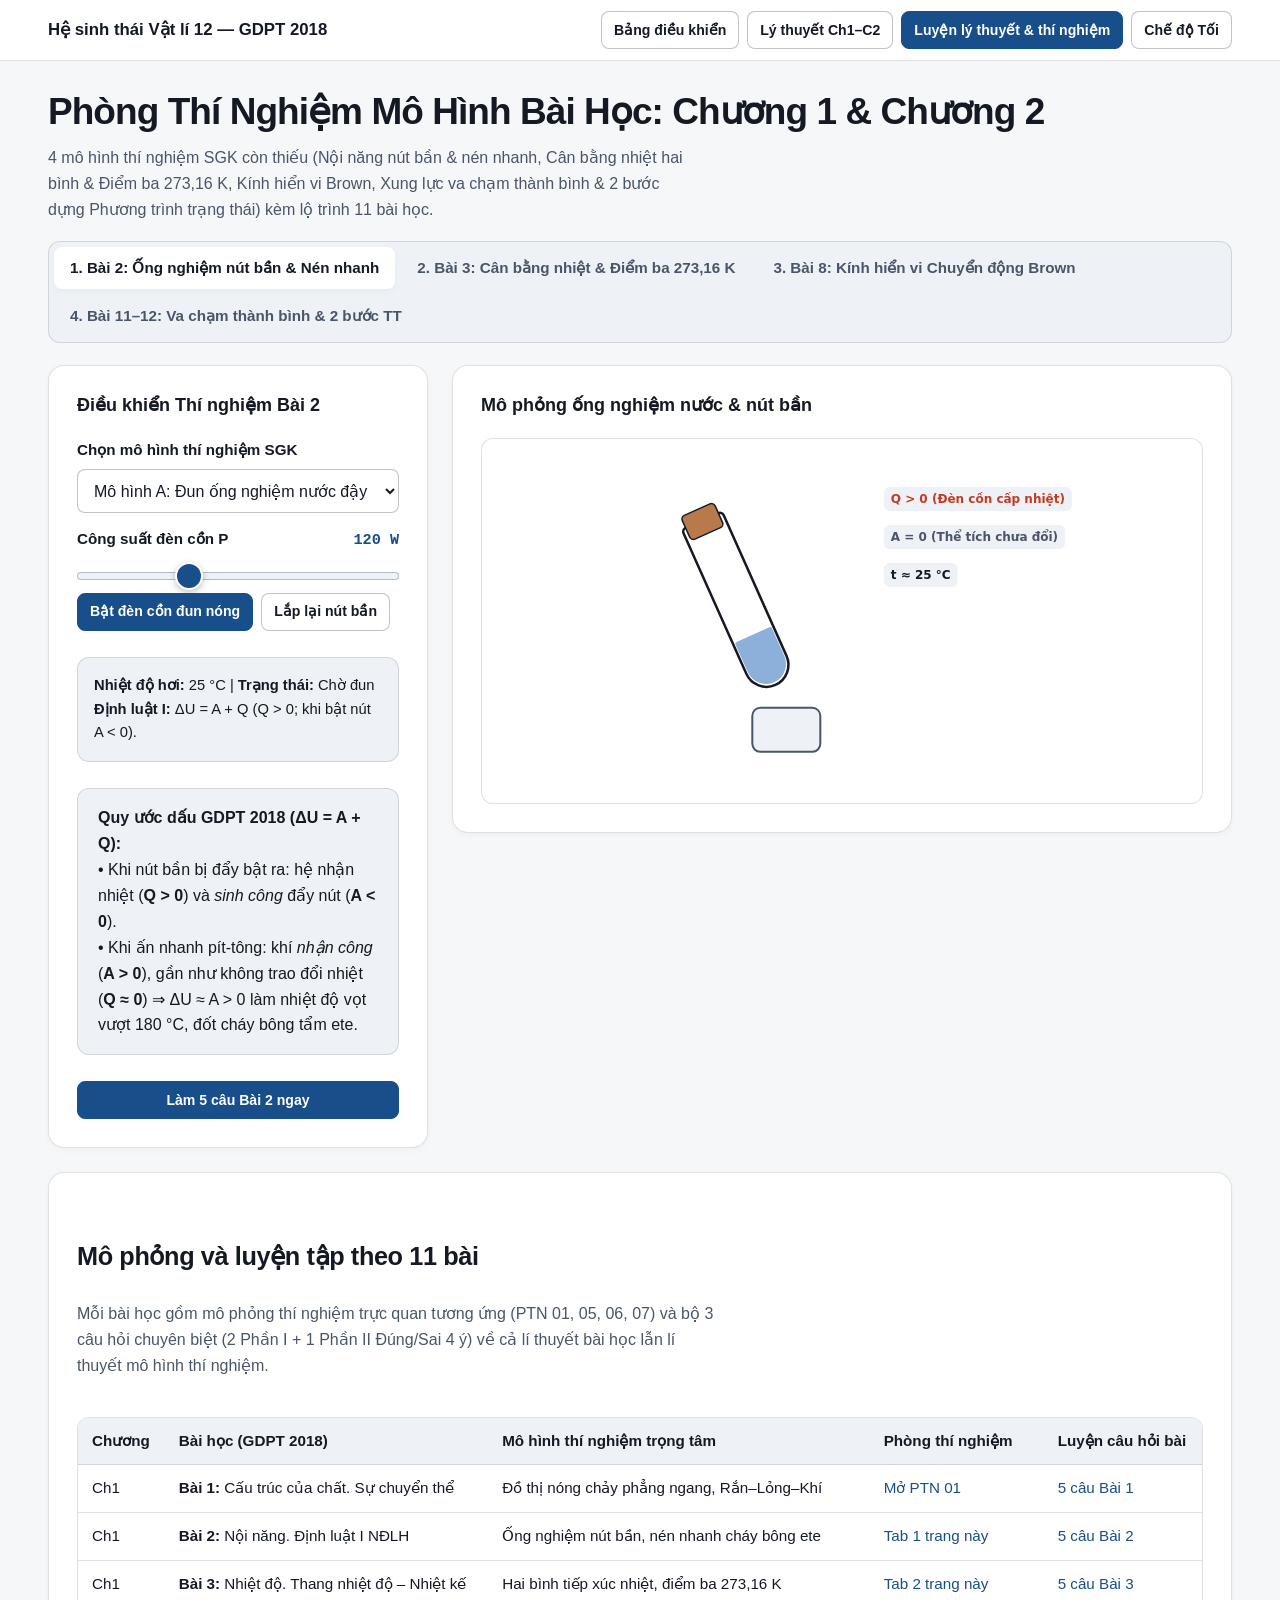
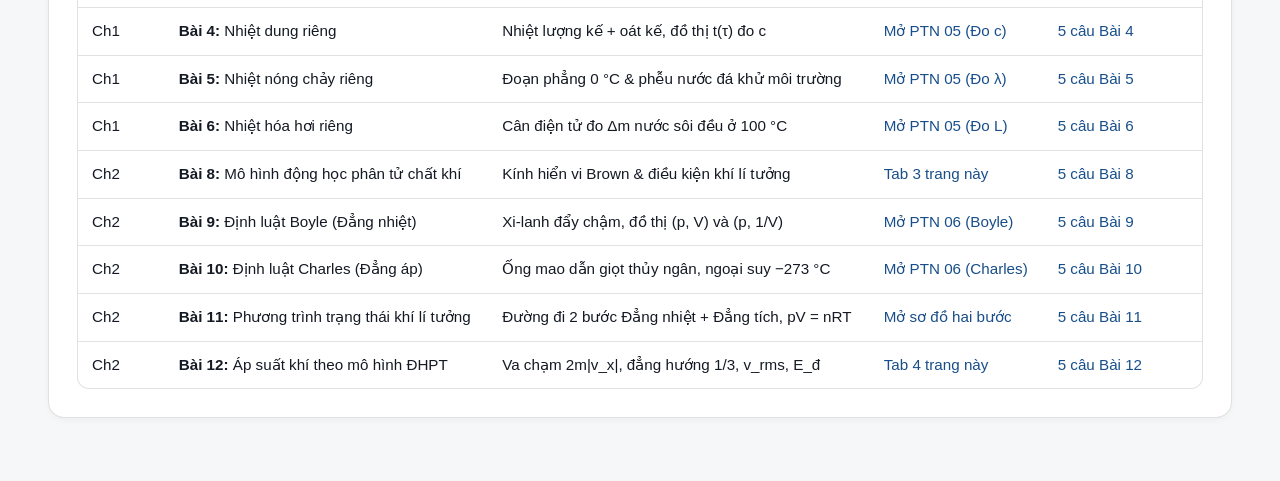
<file: mo_phong/07_mo_hinh_thi_nghiem_bai_hoc.html>
<!DOCTYPE html>
<html lang="vi">
<head>
  <meta charset="UTF-8">
  <meta name="viewport" content="width=device-width, initial-scale=1.0">
  <title>Mô hình Thí nghiệm Bài học (Chương 1 &amp; 2) — Vật lí 12 GDPT 2018</title>
  <meta name="theme-color" content="#184E8A">
  <link rel="icon" type="image/svg+xml" href="../assets/icon.svg">
  <link rel="stylesheet" href="../assets/style.css">
</head>
<body>
  <header class="topbar">
    <div class="wrap topbar-inner">
      <a href="../index.html" class="brand-link">Hệ sinh thái Vật lí 12 — GDPT 2018</a>
      <div class="topbar-actions">
        <a href="../index.html" class="btn btn-sm">Bảng điều khiển</a>
        <a href="../ly_thuyet/ch1_ch2_truc_quan.html" class="btn btn-sm">Lý thuyết Ch1–C2</a>
        <a href="../luyen_tap/phong_thi_thptqg.html?mode=ly_thuyet_tn" class="btn btn-primary btn-sm">Luyện lý thuyết &amp; thí nghiệm</a>
        <button type="button" id="ly-theme-toggle" class="btn btn-sm">Chế độ Tối</button>
      </div>
    </div>
  </header>

  <main class="wrap page-main">
    <h1>Phòng Thí Nghiệm Mô Hình Bài Học: Chương 1 &amp; Chương 2</h1>
    <p class="muted">4 mô hình thí nghiệm SGK còn thiếu (Nội năng nút bần &amp; nén nhanh, Cân bằng nhiệt hai bình &amp; Điểm ba 273,16 K, Kính hiển vi Brown, Xung lực va chạm thành bình &amp; 2 bước dựng Phương trình trạng thái) kèm lộ trình 11 bài học.</p>

    <div style="margin-top: 18px; margin-bottom: 22px;">
      <div class="tabs" role="tablist" aria-label="Chọn mô hình thí nghiệm bài học">
        <button type="button" class="tab-btn" role="tab" id="tab-b2" aria-selected="true">1. Bài 2: Ống nghiệm nút bần &amp; Nén nhanh</button>
        <button type="button" class="tab-btn" role="tab" id="tab-b3" aria-selected="false">2. Bài 3: Cân bằng nhiệt &amp; Điểm ba 273,16 K</button>
        <button type="button" class="tab-btn" role="tab" id="tab-b8" aria-selected="false">3. Bài 8: Kính hiển vi Chuyển động Brown</button>
        <button type="button" class="tab-btn" role="tab" id="tab-b12" aria-selected="false">4. Bài 11–12: Va chạm thành bình &amp; 2 bước TT</button>
      </div>
    </div>

    <!-- TAB 1: BÀI 2 - ỐNG NGHIỆM NÚT BẦN & NÉN NHANH BÔNG ETE -->
    <section id="panel-b2">
      <div class="lab-layout">
        <div class="card">
          <h3>Điều khiển Thí nghiệm Bài 2</h3>

          <div class="control-group">
            <label for="b2-mode" class="control-label">Chọn mô hình thí nghiệm SGK</label>
            <select id="b2-mode">
              <option value="cork">Mô hình A: Đun ống nghiệm nước đậy nút bần</option>
              <option value="piston">Mô hình B: Xi-lanh nén nhanh bật cháy bông ete</option>
            </select>
          </div>

          <div id="b2-ctrl-cork">
            <div class="control-group">
              <div class="control-head">
                <label for="b2-heat" class="control-label">Công suất đèn cồn P</label>
                <span id="b2-heat-val" class="control-val">120 W</span>
              </div>
              <input id="b2-heat" type="range" min="60" max="240" step="20" value="120">
            </div>
            <div class="btn-group">
              <button type="button" id="b2-cork-start" class="btn btn-primary btn-sm">Bật đèn cồn đun nóng</button>
              <button type="button" id="b2-cork-reset" class="btn btn-sm">Lắp lại nút bần</button>
            </div>
          </div>

          <div id="b2-ctrl-piston" hidden>
            <div class="control-group">
              <label for="b2-speed" class="control-label">Tốc độ ấn pít-tông</label>
              <select id="b2-speed">
                <option value="fast" selected>Ấn rất nhanh, xi-lanh cách nhiệt (Q ≈ 0)</option>
                <option value="slow">Ấn thật chậm, tỏa nhiệt kịp ra ngoài (ΔT ≈ 0)</option>
              </select>
            </div>
            <div class="btn-group">
              <button type="button" id="b2-pis-push" class="btn btn-primary btn-sm">Ấn pít-tông nén khí</button>
              <button type="button" id="b2-pis-reset" class="btn btn-sm">Kéo lên ban đầu</button>
            </div>
          </div>

          <div id="b2-readout" class="panel-alt num" style="margin-top: 12px; font-size: 0.92rem;"></div>

          <div class="notice" style="margin-top: 12px;">
            <strong>Quy ước dấu GDPT 2018 (ΔU = A + Q):</strong><br>
            • Khi nút bần bị đẩy bật ra: hệ nhận nhiệt (<strong>Q &gt; 0</strong>) và <em>sinh công</em> đẩy nút (<strong>A &lt; 0</strong>).<br>
            • Khi ấn nhanh pít-tông: khí <em>nhận công</em> (<strong>A &gt; 0</strong>), gần như không trao đổi nhiệt (<strong>Q ≈ 0</strong>) ⇒ ΔU ≈ A &gt; 0 làm nhiệt độ vọt vượt 180 °C, đốt cháy bông tẩm ete.
          </div>

          <div class="btn-group" style="margin-top: 12px;">
            <a href="../luyen_tap/phong_thi_thptqg.html?mode=ly_thuyet_tn&amp;bai=B2" class="btn btn-primary btn-sm" style="width: 100%;">Làm 5 câu Bài 2 ngay</a>
          </div>
        </div>

        <div style="display: flex; flex-direction: column; gap: 18px; min-width: 0;">
          <div class="card">
            <h3 id="b2-canvas-title">Mô phỏng ống nghiệm nước &amp; nút bần</h3>
            <div class="canvas-box">
              <canvas id="cv-b2"></canvas>
            </div>
          </div>
        </div>
      </div>
    </section>

    <!-- TAB 2: BÀI 3 - CÂN BẰNG NHIỆT & ĐIỂM BA 273,16 K -->
    <section id="panel-b3" hidden>
      <div class="lab-layout">
        <div class="card">
          <h3>Điều khiển Thí nghiệm Cân bằng nhiệt</h3>

          <div class="control-group">
            <div class="control-head">
              <label for="b3-ta" class="control-label">Nhiệt độ đầu bình A (lượng ít)</label>
              <span id="b3-ta-val" class="control-val">75 °C (348 K)</span>
            </div>
            <input id="b3-ta" type="range" min="40" max="90" step="5" value="75">
          </div>

          <div class="control-group">
            <div class="control-head">
              <label for="b3-tb" class="control-label">Nhiệt độ đầu bình B (lượng nhiều)</label>
              <span id="b3-tb-val" class="control-val">15 °C (288 K)</span>
            </div>
            <input id="b3-tb" type="range" min="5" max="35" step="5" value="15">
          </div>

          <div class="control-group">
            <div class="control-head">
              <label for="b3-ratio" class="control-label">Tỉ số khối lượng nước m_B / m_A</label>
              <span id="b3-ratio-val" class="control-val">3,0 lần</span>
            </div>
            <input id="b3-ratio" type="range" min="1" max="5" step="0.5" value="3">
          </div>

          <div class="btn-group">
            <button type="button" id="b3-start" class="btn btn-primary btn-sm">Cho tiếp xúc nhiệt</button>
            <button type="button" id="b3-reset" class="btn btn-sm">Đặt lại</button>
          </div>

          <div id="b3-readout" class="panel-alt num" style="margin-top: 12px; font-size: 0.92rem;"></div>

          <div class="notice" style="margin-top: 12px;">
            <strong>Chốt bẫy Bài 3 (SGK):</strong> Nhiệt lượng luôn tự truyền từ bình có <strong>nhiệt độ cao hơn (bình A)</strong> sang bình có <strong>nhiệt độ thấp hơn (bình B)</strong> dù bình B nặng gấp nhiều lần bình A. Mốc điểm ba của nước là <strong>0,01 °C = 273,16 K</strong> (ở 0,006 atm), còn 0 °C = 273,15 K.
          </div>

          <div class="btn-group" style="margin-top: 12px;">
            <a href="../luyen_tap/phong_thi_thptqg.html?mode=ly_thuyet_tn&amp;bai=B3" class="btn btn-primary btn-sm" style="width: 100%;">Làm 5 câu Bài 3 ngay</a>
          </div>
        </div>

        <div style="display: flex; flex-direction: column; gap: 18px; min-width: 0;">
          <div class="grid-2">
            <div class="card">
              <h3>Hai bình tiếp xúc qua thành dẫn nhiệt</h3>
              <div class="canvas-box">
                <canvas id="cv-b3-beakers"></canvas>
              </div>
            </div>
            <div class="card">
              <h3>Đồ thị hội tụ về nhiệt độ cân bằng t_cb</h3>
              <div class="canvas-box">
                <canvas id="cv-b3-graph"></canvas>
              </div>
            </div>
          </div>

          <div class="card">
            <h3>Đối chiếu các mốc chuẩn Thang Celsius (°C) ↔ Kelvin (K)</h3>
            <div class="table-wrap">
              <table>
                <thead>
                  <tr><th>Trạng thái vật lí chuẩn</th><th>Celsius (°C)</th><th>Kelvin chính xác (K)</th><th>Quy đổi làm tròn phổ thông</th></tr>
                </thead>
                <tbody>
                  <tr><td>Độ không tuyệt đối (chuyển động nhiệt ngừng)</td><td class="num">−273,15 °C</td><td class="num">0,00 K</td><td class="num">0 K (−273 °C)</td></tr>
                  <tr><td>Nước đá đang tan ở áp suất chuẩn 1 atm</td><td class="num">0,00 °C</td><td class="num">273,15 K</td><td class="num">273 K</td></tr>
                  <tr><td><strong>Điểm ba của nước (Rắn–Lỏng–Hơi cùng cân bằng, 0,006 atm)</strong></td><td class="num"><strong>0,01 °C</strong></td><td class="num"><strong>273,16 K</strong></td><td class="num"><strong>Mốc của định nghĩa kelvin trước năm 2019</strong></td></tr>
                  <tr><td>Nước tinh khiết sôi ở áp suất chuẩn 1 atm</td><td class="num">100,00 °C</td><td class="num">373,15 K</td><td class="num">373 K</td></tr>
                </tbody>
              </table>
            </div>
          </div>
        </div>
      </div>
    </section>

    <!-- TAB 3: BÀI 8 - KÍNH HIỂN VI CHUYỂN ĐỘNG BROWN -->
    <section id="panel-b8" hidden>
      <div class="lab-layout">
        <div class="card">
          <h3>Điều khiển Kính hiển vi Brown</h3>

          <div class="control-group">
            <div class="control-head">
              <label for="b8-temp" class="control-label">Nhiệt độ môi trường nước t</label>
              <span id="b8-temp-val" class="control-val">25 °C (298 K)</span>
            </div>
            <input id="b8-temp" type="range" min="5" max="95" step="5" value="25">
          </div>

          <div class="control-group">
            <label for="b8-size" class="control-label">Kích thước hạt phấn hoa quan sát</label>
            <select id="b8-size">
              <option value="10">Hạt nhỏ (~1 µm — nhảy rất mạnh)</option>
              <option value="16" selected>Hạt trung bình (~2 µm)</option>
              <option value="24">Hạt lớn (~4 µm — ì hơn)</option>
            </select>
          </div>

          <div class="btn-group">
            <button type="button" id="b8-pause" class="btn btn-sm">Tạm dừng</button>
            <button type="button" id="b8-clear" class="btn btn-sm">Xóa vết quỹ đạo</button>
          </div>

          <div id="b8-readout" class="panel-alt num" style="margin-top: 12px; font-size: 0.92rem;"></div>

          <div class="notice notice-warn" style="margin-top: 12px;">
            <strong>Điểm dễ nhầm:</strong> Kính hiển vi quang học chỉ nhìn thấy <strong>hạt phấn hoa/hạt khói (cỡ µm)</strong> chứ <strong>KHÔNG thấy trực tiếp từng phân tử nước</strong>! Các phân tử nước vô hình va chạm không đều vào hạt làm nó chuyển động gấp khúc hỗn loạn — đây là bằng chứng gián tiếp của chuyển động nhiệt.
          </div>

          <div class="btn-group" style="margin-top: 12px;">
            <a href="../luyen_tap/phong_thi_thptqg.html?mode=ly_thuyet_tn&amp;bai=B8" class="btn btn-primary btn-sm" style="width: 100%;">Làm 5 câu Bài 8 ngay</a>
          </div>
        </div>

        <div class="card">
          <h3>Thị trường Kính hiển vi (Quỹ đạo gấp khúc hạt Brown &amp; Va chạm phân tử nền)</h3>
          <div class="canvas-box">
            <canvas id="cv-b8"></canvas>
          </div>
        </div>
      </div>
    </section>

    <!-- TAB 4: BÀI 11–12 - VA CHẠM THÀNH BÌNH & 2 BƯỚC PHƯƠNG TRÌNH TRẠNG THÁI -->
    <section id="panel-b12" hidden>
      <div class="lab-layout">
        <div class="card">
          <h3>Phân tích Áp suất Động học &amp; 2 Bước TT</h3>

          <div class="control-group">
            <label for="b12-gas" class="control-label">Loại khí lí tưởng</label>
            <select id="b12-gas">
              <option value="2">Hiđrô H₂ (M = 2 g/mol)</option>
              <option value="4">Heli He (M = 4 g/mol)</option>
              <option value="28" selected>Nitơ N₂ (M = 28 g/mol)</option>
              <option value="32">Oxi O₂ (M = 32 g/mol)</option>
            </select>
          </div>

          <div class="control-group">
            <div class="control-head">
              <label for="b12-temp" class="control-label">Nhiệt độ tuyệt đối T</label>
              <span id="b12-temp-val" class="control-val">300 K</span>
            </div>
            <input id="b12-temp" type="range" min="150" max="600" step="25" value="300">
          </div>

          <div class="control-group">
            <div class="control-head">
              <label for="b12-mu" class="control-label">Hệ số mật độ phân tử μ / μ₀</label>
              <span id="b12-mu-val" class="control-val">1,0×</span>
            </div>
            <input id="b12-mu" type="range" min="0.5" max="2.5" step="0.25" value="1">
          </div>

          <div class="control-group">
            <label for="b12-step" class="control-label">Sơ đồ 2 bước dựng Phương trình trạng thái (Bài 11)</label>
            <select id="b12-step">
              <option value="wall" selected>Xem va chạm thành bình |Δp_x| = 2·m·|v_x|</option>
              <option value="two_step">Xem sơ đồ (p₁,V₁,T₁) → Đẳng nhiệt → (p',V₂,T₁) → Đẳng tích → (p₂,V₂,T₂)</option>
            </select>
          </div>

          <div id="b12-readout" class="panel-alt num" style="margin-top: 12px; font-size: 0.9rem;"></div>

          <div class="notice" style="margin-top: 12px;">
            <strong>2 chốt lí thuyết hay hỏi thi (Bài 11–12):</strong><br>
            1) Va chạm đàn hồi bật ngược `+v_x → −v_x` tạo độ biến thiên động lượng <strong>2·m·|v_x|</strong>; đẳng hướng 3 chiều sinh thừa số <strong>1/3</strong> trong <strong>p = (1/3)·μ·m·v²_tb = μ·k·T</strong>.<br>
            2) Nén <em>đẳng nhiệt</em> (T giữ nguyên): <strong>v_rms và E_đ không đổi</strong>, p tăng thuần túy do mật độ <strong>μ = N/V</strong> tăng.
          </div>

          <div class="btn-group" style="margin-top: 12px;">
            <a href="../luyen_tap/phong_thi_thptqg.html?mode=ly_thuyet_tn&amp;bai=B11" class="btn btn-sm">Làm 5 câu Bài 11</a>
            <a href="../luyen_tap/phong_thi_thptqg.html?mode=ly_thuyet_tn&amp;bai=B12" class="btn btn-primary btn-sm">Làm 5 câu Bài 12</a>
          </div>
        </div>

        <div class="card">
          <h3 id="b12-canvas-title">Mô hình Va chạm thành bình |Δp_x| = 2·m·|v_x| &amp; tính đẳng hướng 1/3</h3>
          <div class="canvas-box">
            <canvas id="cv-b12"></canvas>
          </div>
        </div>
      </div>
    </section>

    <!-- BẢNG LỘ TRÌNH 11 BÀI HỌC CHƯƠNG 1 & CHƯƠNG 2 -->
    <section class="card" style="margin-top: 24px;">
      <h2>Mô phỏng và luyện tập theo 11 bài</h2>
      <p class="muted">Mỗi bài học gồm mô phỏng thí nghiệm trực quan tương ứng (PTN 01, 05, 06, 07) và bộ 3 câu hỏi chuyên biệt (2 Phần I + 1 Phần II Đúng/Sai 4 ý) về cả lí thuyết bài học lẫn lí thuyết mô hình thí nghiệm.</p>
      <div class="table-wrap" style="margin-top: 12px;">
        <table>
          <thead>
            <tr>
              <th>Chương</th>
              <th>Bài học (GDPT 2018)</th>
              <th>Mô hình thí nghiệm trọng tâm</th>
              <th>Phòng thí nghiệm</th>
              <th>Luyện câu hỏi bài</th>
            </tr>
          </thead>
          <tbody>
            <tr><td>Ch1</td><td><strong>Bài 1:</strong> Cấu trúc của chất. Sự chuyển thể</td><td>Đồ thị nóng chảy phẳng ngang, Rắn–Lỏng–Khí</td><td><a href="./01_chuyen_the_va_nhiet_dong.html">Mở PTN 01</a></td><td><a href="../luyen_tap/phong_thi_thptqg.html?mode=ly_thuyet_tn&amp;bai=B1">5 câu Bài 1</a></td></tr>
            <tr><td>Ch1</td><td><strong>Bài 2:</strong> Nội năng. Định luật I NĐLH</td><td>Ống nghiệm nút bần, nén nhanh cháy bông ete</td><td><a href="#tab-b2" class="jump-tab" data-tab="b2">Tab 1 trang này</a></td><td><a href="../luyen_tap/phong_thi_thptqg.html?mode=ly_thuyet_tn&amp;bai=B2">5 câu Bài 2</a></td></tr>
            <tr><td>Ch1</td><td><strong>Bài 3:</strong> Nhiệt độ. Thang nhiệt độ – Nhiệt kế</td><td>Hai bình tiếp xúc nhiệt, điểm ba 273,16 K</td><td><a href="#tab-b3" class="jump-tab" data-tab="b3">Tab 2 trang này</a></td><td><a href="../luyen_tap/phong_thi_thptqg.html?mode=ly_thuyet_tn&amp;bai=B3">5 câu Bài 3</a></td></tr>
            <tr><td>Ch1</td><td><strong>Bài 4:</strong> Nhiệt dung riêng</td><td>Nhiệt lượng kế + oát kế, đồ thị t(τ) đo c</td><td><a href="./05_thuc_hanh_nhiet_sgk.html?tab=exp-c">Mở PTN 05 (Đo c)</a></td><td><a href="../luyen_tap/phong_thi_thptqg.html?mode=ly_thuyet_tn&amp;bai=B4">5 câu Bài 4</a></td></tr>
            <tr><td>Ch1</td><td><strong>Bài 5:</strong> Nhiệt nóng chảy riêng</td><td>Đoạn phẳng 0 °C &amp; phễu nước đá khử môi trường</td><td><a href="./05_thuc_hanh_nhiet_sgk.html?tab=exp-lam">Mở PTN 05 (Đo λ)</a></td><td><a href="../luyen_tap/phong_thi_thptqg.html?mode=ly_thuyet_tn&amp;bai=B5">5 câu Bài 5</a></td></tr>
            <tr><td>Ch1</td><td><strong>Bài 6:</strong> Nhiệt hóa hơi riêng</td><td>Cân điện tử đo Δm nước sôi đều ở 100 °C</td><td><a href="./05_thuc_hanh_nhiet_sgk.html?tab=exp-L">Mở PTN 05 (Đo L)</a></td><td><a href="../luyen_tap/phong_thi_thptqg.html?mode=ly_thuyet_tn&amp;bai=B6">5 câu Bài 6</a></td></tr>
            <tr><td>Ch2</td><td><strong>Bài 8:</strong> Mô hình động học phân tử chất khí</td><td>Kính hiển vi Brown &amp; điều kiện khí lí tưởng</td><td><a href="#tab-b8" class="jump-tab" data-tab="b8">Tab 3 trang này</a></td><td><a href="../luyen_tap/phong_thi_thptqg.html?mode=ly_thuyet_tn&amp;bai=B8">5 câu Bài 8</a></td></tr>
            <tr><td>Ch2</td><td><strong>Bài 9:</strong> Định luật Boyle (Đẳng nhiệt)</td><td>Xi-lanh đẩy chậm, đồ thị (p, V) và (p, 1/V)</td><td><a href="./06_thuc_hanh_khi_va_dong_hoc.html?tab=boyle">Mở PTN 06 (Boyle)</a></td><td><a href="../luyen_tap/phong_thi_thptqg.html?mode=ly_thuyet_tn&amp;bai=B9">5 câu Bài 9</a></td></tr>
            <tr><td>Ch2</td><td><strong>Bài 10:</strong> Định luật Charles (Đẳng áp)</td><td>Ống mao dẫn giọt thủy ngân, ngoại suy −273 °C</td><td><a href="./06_thuc_hanh_khi_va_dong_hoc.html?tab=charles">Mở PTN 06 (Charles)</a></td><td><a href="../luyen_tap/phong_thi_thptqg.html?mode=ly_thuyet_tn&amp;bai=B10">5 câu Bài 10</a></td></tr>
            <tr><td>Ch2</td><td><strong>Bài 11:</strong> Phương trình trạng thái khí lí tưởng</td><td>Đường đi 2 bước Đẳng nhiệt + Đẳng tích, pV = nRT</td><td><a href="?tab=b11">Mở sơ đồ hai bước</a></td><td><a href="../luyen_tap/phong_thi_thptqg.html?mode=ly_thuyet_tn&amp;bai=B11">5 câu Bài 11</a></td></tr>
            <tr><td>Ch2</td><td><strong>Bài 12:</strong> Áp suất khí theo mô hình ĐHPT</td><td>Va chạm 2m|v_x|, đẳng hướng 1/3, v_rms, E_đ</td><td><a href="#tab-b12" class="jump-tab" data-tab="b12">Tab 4 trang này</a></td><td><a href="../luyen_tap/phong_thi_thptqg.html?mode=ly_thuyet_tn&amp;bai=B12">5 câu Bài 12</a></td></tr>
          </tbody>
        </table>
      </div>
    </section>
  </main>

  <script src="../assets/common.js"></script>
  <script>
    (function () {
      'use strict';
      var C = window.LY_COMMON;
      C.initShell();

      var activeTab = 'b2';
      var tabIds = ['b2', 'b3', 'b8', 'b12'];

      function selectTab(id) {
        if (tabIds.indexOf(id) === -1) id = 'b2';
        activeTab = id;
        tabIds.forEach(function (t) {
          var btn = document.getElementById('tab-' + t);
          var pnl = document.getElementById('panel-' + t);
          if (btn) btn.setAttribute('aria-selected', t === id ? 'true' : 'false');
          if (pnl) pnl.hidden = (t !== id);
        });
        redrawActive();
      }

      tabIds.forEach(function (t) {
        var btn = document.getElementById('tab-' + t);
        if (btn) btn.addEventListener('click', function () { selectTab(t); });
      });

      document.querySelectorAll('.jump-tab').forEach(function (a) {
        a.addEventListener('click', function (e) {
          e.preventDefault();
          selectTab(a.getAttribute('data-tab'));
          window.scrollTo({ top: 0, behavior: 'smooth' });
        });
      });

      function drawLabelBox(ctx, x, y, text, bgColor, textColor) {
        ctx.save();
        ctx.font = '600 12px system-ui, sans-serif';
        var w = ctx.measureText(text).width + 14;
        ctx.fillStyle = bgColor;
        ctx.beginPath();
        ctx.roundRect(x, y, w, 24, 6);
        ctx.fill();
        ctx.fillStyle = textColor;
        ctx.fillText(text, x + 7, y + 16);
        ctx.restore();
      }

      /* ================= TAB 1: BÀI 2 (NÚT BẦN & NÉN NHANH) ================= */
      var b2State = {
        mode: 'cork',
        heat: 120,
        corkRunning: false,
        corkTemp: 25,
        corkOffset: 0,
        corkPopped: false,
        pistonSpeed: 'fast',
        pistonProg: 0,
        pistonPushing: false,
        pistonTemp: 25,
        cottonBurn: false
      };

      var elB2Mode = document.getElementById('b2-mode');
      var elB2Heat = document.getElementById('b2-heat');
      var elB2HeatVal = document.getElementById('b2-heat-val');
      var elB2Speed = document.getElementById('b2-speed');
      var elB2Readout = document.getElementById('b2-readout');

      elB2Mode.addEventListener('change', function () {
        b2State.mode = elB2Mode.value;
        document.getElementById('b2-ctrl-cork').hidden = (b2State.mode !== 'cork');
        document.getElementById('b2-ctrl-piston').hidden = (b2State.mode !== 'piston');
        document.getElementById('b2-canvas-title').textContent = b2State.mode === 'cork'
          ? 'Mô phỏng ống nghiệm nước & nút bần bật ra (Q > 0, A < 0)'
          : 'Mô phỏng xi-lanh nén nhanh bật cháy bông ete (A > 0, Q ≈ 0 ⇒ ΔU > 0)';
        drawB2();
      });

      elB2Heat.addEventListener('input', function () {
        b2State.heat = Number(elB2Heat.value);
        elB2HeatVal.textContent = b2State.heat + ' W';
      });

      elB2Speed.addEventListener('change', function () {
        b2State.pistonSpeed = elB2Speed.value;
        resetB2Piston();
      });

      document.getElementById('b2-cork-start').addEventListener('click', function () {
        if (b2State.corkPopped) resetB2Cork();
        b2State.corkRunning = true;
      });
      function resetB2Cork() {
        b2State.corkRunning = false;
        b2State.corkTemp = 25;
        b2State.corkOffset = 0;
        b2State.corkPopped = false;
        drawB2();
      }
      document.getElementById('b2-cork-reset').addEventListener('click', resetB2Cork);

      function resetB2Piston() {
        b2State.pistonPushing = false;
        b2State.pistonProg = 0;
        b2State.pistonTemp = 25;
        b2State.cottonBurn = false;
        drawB2();
      }
      document.getElementById('b2-pis-push').addEventListener('click', function () {
        resetB2Piston();
        b2State.pistonPushing = true;
      });
      document.getElementById('b2-pis-reset').addEventListener('click', resetB2Piston);

      function drawB2() {
        var setup = C.setupCanvas(document.getElementById('cv-b2'), 340);
        if (!setup) return;
        var ctx = setup.ctx, W = setup.width, H = setup.height;
        var col = C.getColors();
        ctx.clearRect(0, 0, W, H);

        if (b2State.mode === 'cork') {
          var cx = W * 0.42, baseY = H * 0.72;
          /* Đèn cồn */
          ctx.fillStyle = col.bgAlt;
          ctx.strokeStyle = col.muted;
          ctx.lineWidth = 2;
          ctx.beginPath();
          ctx.roundRect(cx - 34, baseY + 12, 68, 44, 8);
          ctx.fill();
          ctx.stroke();

          if (b2State.corkRunning) {
            ctx.fillStyle = col.warm;
            ctx.beginPath();
            ctx.moveTo(cx - 10, baseY + 10);
            ctx.quadraticCurveTo(cx, baseY - 22 - (b2State.heat / 24), cx + 10, baseY + 10);
            ctx.fill();
          }

          /* Ống nghiệm nghiêng 22 độ */
          ctx.save();
          ctx.translate(cx - 15, baseY - 20);
          ctx.rotate(-0.42);
          /* Thân ống */
          ctx.strokeStyle = col.ink;
          ctx.lineWidth = 2.5;
          ctx.beginPath();
          ctx.roundRect(-22, -170, 44, 180, [4, 4, 22, 22]);
          ctx.stroke();
          /* Nước */
          ctx.fillStyle = col.cold;
          ctx.globalAlpha = 0.5;
          ctx.beginPath();
          ctx.roundRect(-20, -45, 40, 52, [2, 2, 20, 20]);
          ctx.fill();
          ctx.globalAlpha = 1;
          /* Nút bần */
          var corkY = -182 - b2State.corkOffset;
          ctx.fillStyle = '#B87A4B';
          ctx.strokeStyle = col.ink;
          ctx.lineWidth = 1.5;
          ctx.beginPath();
          ctx.roundRect(-18, corkY, 36, 26, 4);
          ctx.fill();
          ctx.stroke();
          ctx.restore();

          /* Chỉ báo dấu Q, A, ΔU */
          drawLabelBox(ctx, W * 0.56, 36, 'Q > 0 (Đèn cồn cấp nhiệt)', col.bgAlt, col.warm);
          drawLabelBox(ctx, W * 0.56, 74, b2State.corkPopped ? 'A < 0 (Hơi nước đẩy bật nút!)' : 'A = 0 (Thể tích chưa đổi)', col.bgAlt, b2State.corkPopped ? col.accent : col.muted);
          drawLabelBox(ctx, W * 0.56, 112, 't ≈ ' + C.fmt(b2State.corkTemp, 0) + ' °C', col.bgAlt, col.ink);

          elB2Readout.innerHTML = '<strong>Nhiệt độ hơi:</strong> ' + C.fmt(b2State.corkTemp, 0) + ' °C | <strong>Trạng thái:</strong> ' +
            (b2State.corkPopped ? 'Nút bần đã bật ra (Hệ sinh công A &lt; 0)' : (b2State.corkRunning ? 'Đang nhận nhiệt Q &gt; 0...' : 'Chờ đun')) +
            '<br><strong>Định luật I:</strong> ΔU = A + Q (Q &gt; 0; khi bật nút A &lt; 0).';
        } else {
          var px = W * 0.25, py = 46, cw = 130, ch = H - 80;
          /* Vỏ xi-lanh cách nhiệt */
          ctx.fillStyle = col.bgAlt;
          ctx.strokeStyle = col.ink;
          ctx.lineWidth = 3;
          ctx.beginPath();
          ctx.rect(px, py, cw, ch);
          ctx.stroke();
          /* Nhúm bông ở đáy */
          ctx.fillStyle = b2State.cottonBurn ? col.warm : col.muted;
          ctx.beginPath();
          ctx.arc(px + cw * 0.5, py + ch - 14, 14, 0, Math.PI * 2);
          ctx.fill();
          if (b2State.cottonBurn) {
            ctx.fillStyle = '#F59E0B';
            ctx.beginPath();
            ctx.moveTo(px + cw * 0.5 - 12, py + ch - 18);
            ctx.lineTo(px + cw * 0.5, py + ch - 52);
            ctx.lineTo(px + cw * 0.5 + 12, py + ch - 18);
            ctx.fill();
          }
          /* Pít-tông */
          var headY = py + 24 + b2State.pistonProg * (ch - 82);
          ctx.fillStyle = col.accent;
          ctx.fillRect(px + 2, headY, cw - 4, 16);
          ctx.fillRect(px + cw * 0.5 - 6, 12, 12, headY - 12);

          drawLabelBox(ctx, W * 0.52, 40, 'A > 0 (Pít-tông nén khí)', col.bgAlt, col.accent);
          drawLabelBox(ctx, W * 0.52, 78, b2State.pistonSpeed === 'fast' ? 'Q ≈ 0 (Nén nhanh cách nhiệt)' : 'Q < 0 (Tỏa nhiệt ra ngoài)', col.bgAlt, col.muted);
          drawLabelBox(ctx, W * 0.52, 116, 'T khí ≈ ' + C.fmt(b2State.pistonTemp + 273, 0) + ' K (' + C.fmt(b2State.pistonTemp, 0) + ' °C)', col.bgAlt, b2State.cottonBurn ? col.warm : col.ink);

          elB2Readout.innerHTML = '<strong>Nhiệt độ khí:</strong> ' + C.fmt(b2State.pistonTemp, 0) + ' °C | <strong>Bông tẩm ete:</strong> ' +
            (b2State.cottonBurn ? 'ĐÃ BỐC CHÁY!' : 'Chưa cháy') +
            '<br><strong>Bản chất:</strong> ' + (b2State.pistonSpeed === 'fast' ? 'Nén nhanh ⇒ Q ≈ 0, ΔU ≈ A &gt; 0 ⇒ Nhiệt độ tăng vọt!' : 'Nén chậm ⇒ nhiệt kịp truyền ra (Q &lt; 0), ΔU ≈ 0 ⇒ Bông không cháy.');
        }
      }

      /* ================= TAB 2: BÀI 3 (CÂN BẰNG NHIỆT & ĐIỂM BA) ================= */
      var b3State = { ta0: 75, tb0: 15, ratio: 3, running: false, tau: 0, ta: 75, tb: 15, history: [] };
      var elB3Ta = document.getElementById('b3-ta'), elB3Tb = document.getElementById('b3-tb'), elB3Ratio = document.getElementById('b3-ratio');
      var elB3Readout = document.getElementById('b3-readout');

      function updateB3Controls() {
        b3State.ta0 = Number(elB3Ta.value);
        b3State.tb0 = Number(elB3Tb.value);
        b3State.ratio = Number(elB3Ratio.value);
        document.getElementById('b3-ta-val').textContent = b3State.ta0 + ' °C (' + (b3State.ta0 + 273) + ' K)';
        document.getElementById('b3-tb-val').textContent = b3State.tb0 + ' °C (' + (b3State.tb0 + 273) + ' K)';
        document.getElementById('b3-ratio-val').textContent = C.fmt(b3State.ratio, 1) + ' lần';
        resetB3();
      }
      function resetB3() {
        b3State.running = false;
        b3State.tau = 0;
        b3State.ta = b3State.ta0;
        b3State.tb = b3State.tb0;
        b3State.history = [{ tau: 0, ta: b3State.ta, tb: b3State.tb }];
        drawB3();
      }
      elB3Ta.addEventListener('input', updateB3Controls);
      elB3Tb.addEventListener('input', updateB3Controls);
      elB3Ratio.addEventListener('input', updateB3Controls);
      document.getElementById('b3-start').addEventListener('click', function () {
        if (b3State.tau > 40) resetB3();
        b3State.running = true;
      });
      document.getElementById('b3-reset').addEventListener('click', resetB3);

      function drawB3() {
        var col = C.getColors();
        var tcb = (b3State.ta0 + b3State.ratio * b3State.tb0) / (1 + b3State.ratio);
        elB3Readout.innerHTML = '<strong>t_A = ' + C.fmt(b3State.ta, 1) + ' °C</strong> (' + C.fmt(b3State.ta + 273, 1) + ' K) | ' +
          '<strong>t_B = ' + C.fmt(b3State.tb, 1) + ' °C</strong> (' + C.fmt(b3State.tb + 273, 1) + ' K)<br>' +
          '<strong>Nhiệt độ cân bằng lí thuyết:</strong> t_cb = ' + C.fmt(tcb, 1) + ' °C (luôn truyền A → B).';

        /* Canvas 1: Hai bình + nhiệt kế */
        var s1 = C.setupCanvas(document.getElementById('cv-b3-beakers'), 260);
        if (s1) {
          var ctx = s1.ctx, W = s1.width, H = s1.height;
          ctx.clearRect(0, 0, W, H);
          var midX = W * 0.5, bottomY = H - 36;
          /* Bình B lớn bên phải */
          var hB = 60 + b3State.ratio * 18;
          ctx.fillStyle = col.cold;
          ctx.globalAlpha = 0.35;
          ctx.fillRect(midX + 4, bottomY - hB, 110, hB);
          ctx.globalAlpha = 1;
          ctx.strokeStyle = col.ink;
          ctx.lineWidth = 2;
          ctx.strokeRect(midX + 4, bottomY - 165, 110, 165);

          /* Bình A nhỏ bên trái */
          ctx.fillStyle = col.warm;
          ctx.globalAlpha = 0.4;
          ctx.fillRect(midX - 88, bottomY - 72, 84, 72);
          ctx.globalAlpha = 1;
          ctx.strokeRect(midX - 88, bottomY - 165, 84, 165);

          /* Nhiệt kế A và B */
          function drawTherm(tx, temp) {
            ctx.fillStyle = col.bg;
            ctx.strokeStyle = col.ink;
            ctx.lineWidth = 1.5;
            ctx.fillRect(tx - 4, bottomY - 180, 8, 120);
            ctx.strokeRect(tx - 4, bottomY - 180, 8, 120);
            var lvl = Math.max(8, (temp / 100) * 110);
            ctx.fillStyle = temp > tcb ? col.warm : col.accent;
            ctx.fillRect(tx - 2.5, bottomY - 60 - lvl, 5, lvl);
            ctx.beginPath();
            ctx.arc(tx, bottomY - 56, 7, 0, Math.PI * 2);
            ctx.fill();
          }
          drawTherm(midX - 46, b3State.ta);
          drawTherm(midX + 59, b3State.tb);

          ctx.fillStyle = col.ink;
          ctx.font = '600 12px system-ui, sans-serif';
          ctx.fillText('A (m, ' + C.fmt(b3State.ta, 1) + '°C)', midX - 88, bottomY + 18);
          ctx.fillText('B (' + C.fmt(b3State.ratio, 1) + 'm, ' + C.fmt(b3State.tb, 1) + '°C)', midX + 6, bottomY + 18);
          if (Math.abs(b3State.ta - b3State.tb) > 0.3) {
            drawLabelBox(ctx, midX - 42, 16, 'Nhiệt: A → B', col.bgAlt, col.warm);
          } else {
            drawLabelBox(ctx, midX - 58, 16, 'Đã cân bằng nhiệt!', col.bgAlt, col.ok);
          }
        }

        /* Canvas 2: Đồ thị t(τ) */
        var s2 = C.setupCanvas(document.getElementById('cv-b3-graph'), 260);
        if (s2) {
          var g = s2.ctx, GW = s2.width, GH = s2.height;
          g.clearRect(0, 0, GW, GH);
          var padL = 44, padR = 16, padT = 18, padB = 30;
          var pw = GW - padL - padR, ph = GH - padT - padB;
          g.strokeStyle = col.grid;
          g.lineWidth = 1;
          for (var yt = 0; yt <= 100; yt += 25) {
            var yy = padT + ph * (1 - yt / 100);
            g.beginPath(); g.moveTo(padL, yy); g.lineTo(GW - padR, yy); g.stroke();
            g.fillStyle = col.muted;
            g.font = '11px system-ui, sans-serif';
            g.fillText(yt + '°', 8, yy + 4);
          }
          /* Đường t_cb nét đứt */
          var ycb = padT + ph * (1 - tcb / 100);
          g.setLineDash([5, 4]);
          g.strokeStyle = col.ok;
          g.beginPath(); g.moveTo(padL, ycb); g.lineTo(GW - padR, ycb); g.stroke();
          g.setLineDash([]);

          /* Vẽ đường t_A và t_B */
          function plotSeries(key, color) {
            g.strokeStyle = color;
            g.lineWidth = 2.5;
            g.beginPath();
            b3State.history.forEach(function (pt, idx) {
              var x = padL + Math.min(1, pt.tau / 45) * pw;
              var y = padT + ph * (1 - pt[key] / 100);
              if (idx === 0) g.moveTo(x, y); else g.lineTo(x, y);
            });
            g.stroke();
          }
          plotSeries('ta', col.warm);
          plotSeries('tb', col.cold);
        }
      }

      /* ================= TAB 3: BÀI 8 (KÍNH HIỂN VI BROWN) ================= */
      var b8State = { temp: 25, radius: 16, paused: false, pollen: { x: 0, y: 0, vx: 0, vy: 0 }, trail: [], mols: [], inited: false };
      var elB8Temp = document.getElementById('b8-temp');
      var elB8Size = document.getElementById('b8-size');
      var elB8Readout = document.getElementById('b8-readout');

      function initB8Mols(W, H) {
        b8State.pollen = { x: W * 0.5, y: H * 0.5, vx: 0, vy: 0 };
        b8State.trail = [{ x: W * 0.5, y: H * 0.5 }];
        b8State.mols = [];
        for (var i = 0; i < 65; i++) {
          var ang = Math.random() * Math.PI * 2;
          b8State.mols.push({
            x: W * 0.5 + (Math.random() - 0.5) * 240,
            y: H * 0.5 + (Math.random() - 0.5) * 240,
            ux: Math.cos(ang),
            uy: Math.sin(ang)
          });
        }
        b8State.inited = true;
      }

      elB8Temp.addEventListener('input', function () {
        b8State.temp = Number(elB8Temp.value);
        document.getElementById('b8-temp-val').textContent = b8State.temp + ' °C (' + (b8State.temp + 273) + ' K)';
      });
      elB8Size.addEventListener('change', function () {
        b8State.radius = Number(elB8Size.value);
      });
      document.getElementById('b8-pause').addEventListener('click', function () {
        b8State.paused = !b8State.paused;
        this.textContent = b8State.paused ? 'Tiếp tục' : 'Tạm dừng';
      });
      document.getElementById('b8-clear').addEventListener('click', function () {
        b8State.trail = [{ x: b8State.pollen.x, y: b8State.pollen.y }];
      });

      function stepAndDrawB8() {
        var s = C.setupCanvas(document.getElementById('cv-b8'), 340);
        if (!s) return;
        var ctx = s.ctx, W = s.width, H = s.height;
        var col = C.getColors();
        if (!b8State.inited) initB8Mols(W, H);
        var cx = W * 0.5, cy = H * 0.5, scopeR = Math.min(W, H) * 0.44;
        var spdScale = Math.sqrt((b8State.temp + 273) / 298) * 3.1;

        if (!b8State.paused) {
          b8State.mols.forEach(function (m) {
            m.x += m.ux * spdScale;
            m.y += m.uy * spdScale;
            var dx = m.x - cx, dy = m.y - cy;
            if (dx * dx + dy * dy > scopeR * scopeR) {
              var nLen = Math.hypot(dx, dy) || 1;
              var nx = dx / nLen, ny = dy / nLen;
              var dot = m.ux * nx + m.uy * ny;
              if (dot > 0) {
                m.ux -= 2 * dot * nx;
                m.uy -= 2 * dot * ny;
              }
              m.x = cx + nx * (scopeR - 2);
              m.y = cy + ny * (scopeR - 2);
            }
            var px = m.x - b8State.pollen.x, py = m.y - b8State.pollen.y;
            if (px * px + py * py < (b8State.radius + 3) * (b8State.radius + 3)) {
              var kick = (14 / b8State.radius) * spdScale * 0.45;
              b8State.pollen.vx += m.ux * kick;
              b8State.pollen.vy += m.uy * kick;
              m.ux = -m.ux;
              m.uy = -m.uy;
            }
          });
          b8State.pollen.vx *= 0.86;
          b8State.pollen.vy *= 0.86;
          b8State.pollen.x += b8State.pollen.vx;
          b8State.pollen.y += b8State.pollen.vy;
          var dpc = Math.hypot(b8State.pollen.x - cx, b8State.pollen.y - cy);
          if (dpc > scopeR - b8State.radius - 6) {
            b8State.pollen.x = cx + ((b8State.pollen.x - cx) / dpc) * (scopeR - b8State.radius - 6);
            b8State.pollen.y = cy + ((b8State.pollen.y - cy) / dpc) * (scopeR - b8State.radius - 6);
            b8State.pollen.vx = -b8State.pollen.vx;
            b8State.pollen.vy = -b8State.pollen.vy;
          }
          var last = b8State.trail[b8State.trail.length - 1];
          if (!last || Math.hypot(b8State.pollen.x - last.x, b8State.pollen.y - last.y) > 4) {
            b8State.trail.push({ x: b8State.pollen.x, y: b8State.pollen.y });
            if (b8State.trail.length > 160) b8State.trail.shift();
          }
        }

        ctx.clearRect(0, 0, W, H);
        ctx.save();
        ctx.beginPath();
        ctx.arc(cx, cy, scopeR, 0, Math.PI * 2);
        ctx.fillStyle = col.bgAlt;
        ctx.fill();
        ctx.lineWidth = 3;
        ctx.strokeStyle = col.ink;
        ctx.stroke();
        ctx.clip();

        /* Quỹ đạo gấp khúc hạt Brown */
        ctx.strokeStyle = col.accent;
        ctx.lineWidth = 1.8;
        ctx.beginPath();
        b8State.trail.forEach(function (pt, i) { if (i === 0) ctx.moveTo(pt.x, pt.y); else ctx.lineTo(pt.x, pt.y); });
        ctx.stroke();

        /* Phân tử nước nền */
        ctx.fillStyle = col.cold;
        ctx.globalAlpha = 0.55;
        b8State.mols.forEach(function (m) {
          ctx.beginPath(); ctx.arc(m.x, m.y, 2.5, 0, Math.PI * 2); ctx.fill();
        });
        ctx.globalAlpha = 1;

        /* Hạt phấn hoa */
        ctx.fillStyle = col.warm;
        ctx.strokeStyle = col.ink;
        ctx.lineWidth = 1.5;
        ctx.beginPath();
        ctx.arc(b8State.pollen.x, b8State.pollen.y, b8State.radius, 0, Math.PI * 2);
        ctx.fill();
        ctx.stroke();
        ctx.restore();

        elB8Readout.innerHTML = '<strong>Nhiệt độ T:</strong> ' + (b8State.temp + 273) + ' K | <strong>Tốc độ nhiệt tỉ đối:</strong> ' + C.fmt(Math.sqrt((b8State.temp + 273) / 298), 2) + '× so với 25 °C<br>Đường gấp khúc xanh là quỹ đạo hạt phấn hoa do hàng tỉ va chạm không cân bằng từ phân tử nước.';
      }

      /* ================= TAB 4: BÀI 11–12 (VA CHẠM THÀNH BÌNH & 2 BƯỚC TT) ================= */
      var b12State = { M: 28, T: 300, muRatio: 1, stepMode: 'wall', flashTimer: 0, particles: [] };
      for (var k = 0; k < 22; k++) {
        b12State.particles.push({
          x: 0.15 + Math.random() * 0.7,
          y: 0.12 + Math.random() * 0.76,
          vx: (Math.random() > 0.5 ? 1 : -1) * (0.4 + Math.random() * 0.6),
          vy: (Math.random() - 0.5) * 0.9
        });
      }

      var elB12Gas = document.getElementById('b12-gas');
      var elB12Temp = document.getElementById('b12-temp');
      var elB12Mu = document.getElementById('b12-mu');
      var elB12Step = document.getElementById('b12-step');
      var elB12Readout = document.getElementById('b12-readout');

      function updateB12Readout() {
        var Mkg = b12State.M / 1000;
        var R = 8.31, kB = 1.38e-23;
        var vrms = Math.sqrt((3 * R * b12State.T) / Mkg);
        var ed = 1.5 * kB * b12State.T;
        var mu0 = 2.5e25; /* 103.5 kPa ở 300 K */
        var mu = mu0 * b12State.muRatio;
        var pKPa = (mu * kB * b12State.T) / 1000;
        elB12Readout.innerHTML =
          '<strong>v_rms = √(3RT/M):</strong> ' + C.fmt(vrms, 0) + ' m/s<br>' +
          '<strong>E_đ = (3/2)kT:</strong> ' + C.fmt(ed * 1e21, 2) + '×10⁻²¹ J<br>' +
          '<strong>p = (1/3)μmv²_tb = μkT:</strong> ' + C.fmt(pKPa, 1) + ' kPa (theo μ = ' + C.fmt(b12State.muRatio, 2) + '·μ₀).';
      }

      elB12Gas.addEventListener('change', function () { b12State.M = Number(this.value); updateB12Readout(); });
      elB12Temp.addEventListener('input', function () {
        b12State.T = Number(this.value);
        document.getElementById('b12-temp-val').textContent = b12State.T + ' K';
        updateB12Readout();
      });
      elB12Mu.addEventListener('input', function () {
        b12State.muRatio = Number(this.value);
        document.getElementById('b12-mu-val').textContent = C.fmt(b12State.muRatio, 2) + '×';
        updateB12Readout();
      });
      function setB12Step(mode) {
        elB12Step.value = mode;
        b12State.stepMode = mode;
        document.getElementById('b12-canvas-title').textContent = mode === 'wall'
          ? 'Mô hình Va chạm thành bình |Δp_x| = 2·m·|v_x| & tính đẳng hướng 1/3'
          : 'Sơ đồ 2 bước dựng Phương trình trạng thái (Đẳng nhiệt → Đẳng tích)';
        drawB12();
      }
      elB12Step.addEventListener('change', function () { setB12Step(elB12Step.value); });
      updateB12Readout();

      function drawB12() {
        var s = C.setupCanvas(document.getElementById('cv-b12'), 340);
        if (!s) return;
        var ctx = s.ctx, W = s.width, H = s.height;
        var col = C.getColors();
        ctx.clearRect(0, 0, W, H);

        if (b12State.stepMode === 'two_step') {
          var bx = 46, bw = W - 92, topY = 58;
          /* 3 khung trạng thái */
          var pts = [
            { x: bx + 20, y: topY + 60, t: 'Trạng thái 1', sub: '(p₁, V₁, T₁)' },
            { x: W * 0.5, y: topY + 145, t: "Trung gian 1'", sub: "(p', V₂, T₁)" },
            { x: bx + bw - 20, y: topY + 35, t: 'Trạng thái 2', sub: '(p₂, V₂, T₂)' }
          ];
          ctx.strokeStyle = col.accent;
          ctx.lineWidth = 3;
          ctx.beginPath();
          ctx.moveTo(pts[0].x, pts[0].y);
          ctx.quadraticCurveTo(W * 0.34, topY + 140, pts[1].x, pts[1].y);
          ctx.stroke();

          ctx.strokeStyle = col.warm;
          ctx.beginPath();
          ctx.moveTo(pts[1].x, pts[1].y);
          ctx.lineTo(pts[2].x, pts[2].y);
          ctx.stroke();

          pts.forEach(function (pt) {
            ctx.fillStyle = col.accent;
            ctx.beginPath(); ctx.arc(pt.x, pt.y, 7, 0, Math.PI * 2); ctx.fill();
            drawLabelBox(ctx, pt.x - 52, pt.y - 42, pt.t + ' ' + pt.sub, col.bgAlt, col.ink);
          });
          drawLabelBox(ctx, W * 0.16, H - 72, 'Bước 1 (T₁ = const): p₁·V₁ = p\'·V₂', col.bgAlt, col.accent);
          drawLabelBox(ctx, W * 0.52, H - 72, 'Bước 2 (V₂ = const): p\'/T₁ = p₂/T₂', col.bgAlt, col.warm);
          drawLabelBox(ctx, W * 0.30, H - 36, 'Kết hợp ⇒ p₁·V₁ / T₁ = p₂·V₂ / T₂', col.bgAlt, col.ok);
          return;
        }

        var left = 36, top = 36, boxW = W * 0.55, boxH = H - 72;
        ctx.fillStyle = col.bgAlt;
        ctx.strokeStyle = col.ink;
        ctx.lineWidth = 2;
        ctx.fillRect(left, top, boxW, boxH);
        ctx.strokeRect(left, top, boxW, boxH);

        /* Thành phải tô sáng khi có va chạm */
        ctx.fillStyle = b12State.flashTimer > 0 ? col.warm : col.accent;
        ctx.fillRect(left + boxW - 5, top, 8, boxH);

        var activeCount = Math.max(8, Math.round(b12State.muRatio * 14));
        var spdMul = Math.sqrt(b12State.T / 300) * Math.sqrt(28 / b12State.M) * 0.015;
        for (var i = 0; i < Math.min(activeCount, b12State.particles.length); i++) {
          var p = b12State.particles[i];
          p.x += p.vx * spdMul;
          p.y += p.vy * spdMul;
          if (p.x >= 0.97) { p.x = 0.97; p.vx = -Math.abs(p.vx); b12State.flashTimer = 8; }
          if (p.x <= 0.03) { p.x = 0.03; p.vx = Math.abs(p.vx); }
          if (p.y >= 0.96) { p.y = 0.96; p.vy = -Math.abs(p.vy); }
          if (p.y <= 0.04) { p.y = 0.04; p.vy = Math.abs(p.vy); }

          var px = left + p.x * boxW, py = top + p.y * boxH;
          ctx.fillStyle = i === 0 ? col.warm : col.accent;
          ctx.beginPath(); ctx.arc(px, py, i === 0 ? 6 : 4, 0, Math.PI * 2); ctx.fill();
        }
        if (b12State.flashTimer > 0) b12State.flashTimer -= 1;

        var infoX = left + boxW + 18;
        drawLabelBox(ctx, infoX, 46, '1 va chạm: |Δp_x| = 2·m·|v_x|', col.bgAlt, col.warm);
        drawLabelBox(ctx, infoX, 86, 'Đẳng hướng: v²_x_tb = (1/3)·v²_tb', col.bgAlt, col.accent);
        drawLabelBox(ctx, infoX, 126, 'p = (1/3)·μ·m·v²_tb = μ·k·T', col.bgAlt, col.ok);
        drawLabelBox(ctx, infoX, 166, 'T không đổi ⇒ v_rms giữ nguyên!', col.bgAlt, col.ink);
      }

      function redrawActive() {
        if (activeTab === 'b2') drawB2();
        else if (activeTab === 'b3') drawB3();
        else if (activeTab === 'b8') stepAndDrawB8();
        else if (activeTab === 'b12') drawB12();
      }

      /* Vòng lặp anim thống nhất */
      function tick() {
        if (activeTab === 'b2') {
          if (b2State.mode === 'cork' && b2State.corkRunning) {
            b2State.corkTemp += (b2State.heat / 120) * 0.55;
            if (b2State.corkTemp >= 100) {
              b2State.corkPopped = true;
              b2State.corkOffset = Math.min(95, b2State.corkOffset + 5.5);
              if (b2State.corkOffset >= 95) b2State.corkRunning = false;
            }
            drawB2();
          } else if (b2State.mode === 'piston' && b2State.pistonPushing) {
            var step = b2State.pistonSpeed === 'fast' ? 0.045 : 0.012;
            b2State.pistonProg = Math.min(0.88, b2State.pistonProg + step);
            b2State.pistonTemp = b2State.pistonSpeed === 'fast' ? (25 + b2State.pistonProg * 215) : (25 + Math.sin(b2State.pistonProg * Math.PI) * 3);
            if (b2State.pistonTemp > 180) b2State.cottonBurn = true;
            if (b2State.pistonProg >= 0.88) b2State.pistonPushing = false;
            drawB2();
          }
        } else if (activeTab === 'b3' && b3State.running) {
          b3State.tau += 0.25;
          var tcb = (b3State.ta0 + b3State.ratio * b3State.tb0) / (1 + b3State.ratio);
          var k = 0.085;
          b3State.ta = tcb + (b3State.ta0 - tcb) * Math.exp(-k * b3State.tau);
          b3State.tb = tcb + (b3State.tb0 - tcb) * Math.exp(-k * b3State.tau);
          b3State.history.push({ tau: b3State.tau, ta: b3State.ta, tb: b3State.tb });
          if (b3State.tau >= 45) b3State.running = false;
          drawB3();
        } else if (activeTab === 'b8') {
          stepAndDrawB8();
        } else if (activeTab === 'b12' && b12State.stepMode === 'wall') {
          drawB12();
        }
        window.requestAnimationFrame(tick);
      }

      window.addEventListener('ly-theme-change', redrawActive);
      window.addEventListener('resize', redrawActive);

      /* Đọc ?tab= hoặc #tab= trên URL */
      var params = new URLSearchParams(window.location.search);
      var reqTab = params.get('tab') || '';
      if (!reqTab && window.location.hash.indexOf('tab=') !== -1) {
        reqTab = window.location.hash.split('tab=')[1].split('&')[0];
      }
      if (reqTab === 'b11') {
        selectTab('b12');
        setB12Step('two_step');
      } else {
        selectTab(reqTab || 'b2');
      }
      window.requestAnimationFrame(tick);
    })();
  </script>
</body>
</html>
</file>
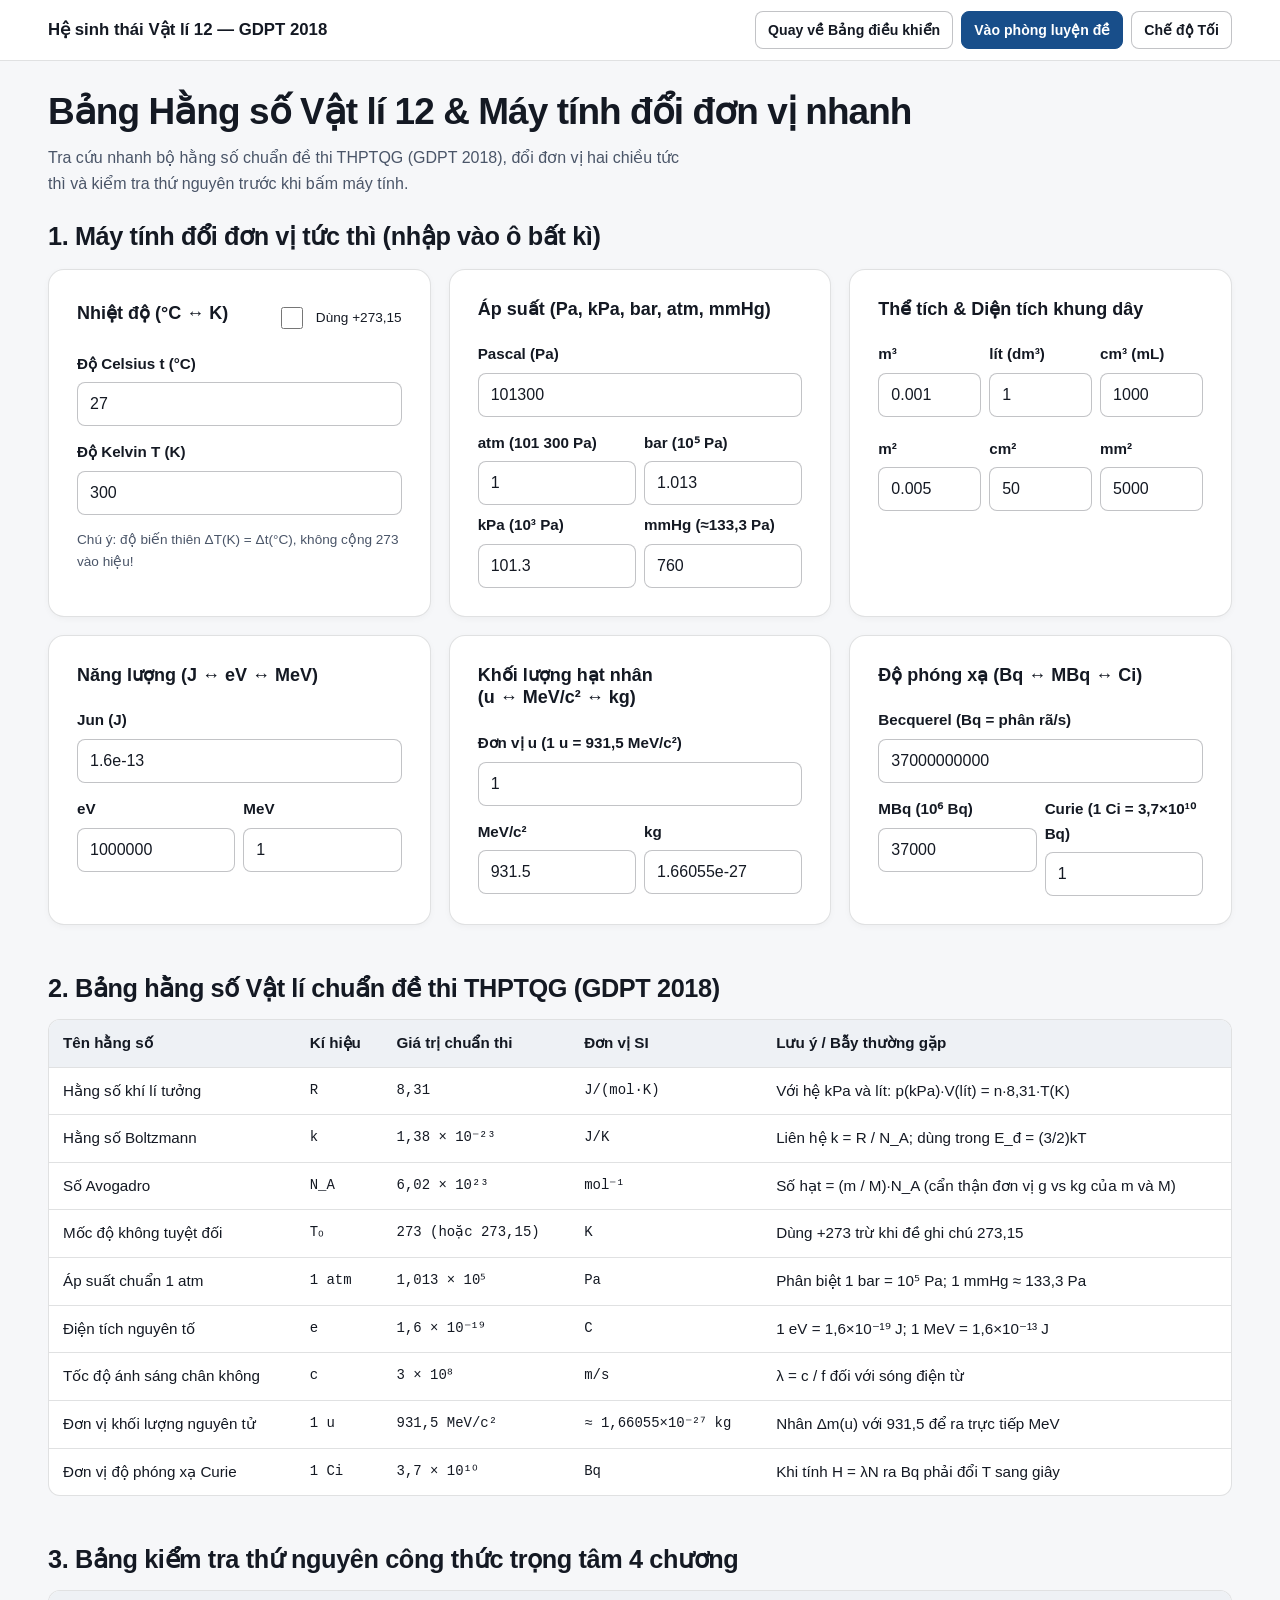
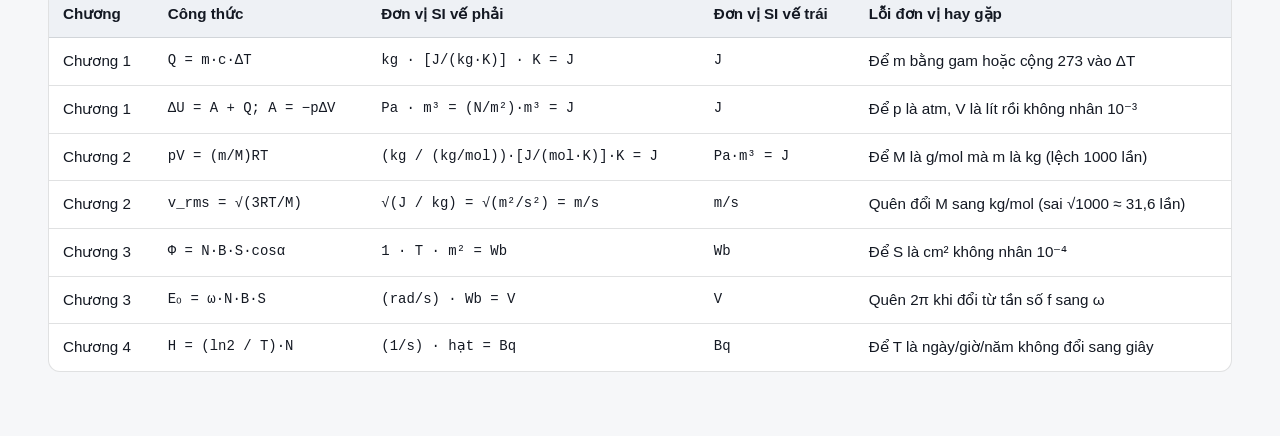
<file: tra_cuu/hang_so_va_doi_don_vi.html>
<!DOCTYPE html>
<html lang="vi">
<head>
  <meta charset="UTF-8">
  <meta name="viewport" content="width=device-width, initial-scale=1.0">
  <title>Tra cứu Hằng số Vật lí 12 &amp; Đổi đơn vị nhanh</title>
  <meta name="theme-color" content="#184E8A">
  <link rel="icon" type="image/svg+xml" href="../assets/icon.svg">
  <link rel="stylesheet" href="../assets/style.css">
</head>
<body>
  <header class="topbar">
    <div class="wrap topbar-inner">
      <a href="../index.html" class="brand-link">Hệ sinh thái Vật lí 12 — GDPT 2018</a>
      <div class="topbar-actions">
        <a href="../index.html" class="btn btn-sm">Quay về Bảng điều khiển</a>
        <a href="../luyen_tap/phong_thi_thptqg.html" class="btn btn-primary btn-sm">Vào phòng luyện đề</a>
        <button type="button" id="ly-theme-toggle" class="btn btn-sm">Chế độ Tối</button>
      </div>
    </div>
  </header>

  <main class="wrap page-main">
    <h1>Bảng Hằng số Vật lí 12 &amp; Máy tính đổi đơn vị nhanh</h1>
    <p class="muted">Tra cứu nhanh bộ hằng số chuẩn đề thi THPTQG (GDPT 2018), đổi đơn vị hai chiều tức thì và kiểm tra thứ nguyên trước khi bấm máy tính.</p>

    <!-- PHẦN 1: MÁY TÍNH ĐỔI ĐƠN VỊ TỨC THÌ -->
    <section class="section-block" style="margin-top: 24px;">
      <div class="section-head">
        <h2>1. Máy tính đổi đơn vị tức thì (nhập vào ô bất kì)</h2>
      </div>

      <div class="grid-3">
        <!-- Nhiệt độ -->
        <div class="card">
          <div class="q-head" style="display:flex; justify-content:space-between; align-items:center; gap:8px;">
            <h3>Nhiệt độ (°C ↔ K)</h3>
            <label class="check-row" style="font-size: 0.85rem;">
              <input type="checkbox" id="chk-kelvin-precise">
              <span>Dùng +273,15</span>
            </label>
          </div>
          <div class="control-group">
            <label for="u-temp-c" class="control-label">Độ Celsius t (°C)</label>
            <input id="u-temp-c" type="number" step="any" value="27">
          </div>
          <div class="control-group">
            <label for="u-temp-k" class="control-label">Độ Kelvin T (K)</label>
            <input id="u-temp-k" type="number" step="any" value="300">
          </div>
          <p class="muted" style="font-size: 0.85rem;">Chú ý: độ biến thiên ΔT(K) = Δt(°C), không cộng 273 vào hiệu!</p>
        </div>

        <!-- Áp suất -->
        <div class="card">
          <h3>Áp suất (Pa, kPa, bar, atm, mmHg)</h3>
          <div class="control-group">
            <label for="u-p-pa" class="control-label">Pascal (Pa)</label>
            <input id="u-p-pa" type="number" step="any" value="101300">
          </div>
          <div class="grid-2" style="gap: 8px;">
            <div class="control-group">
              <label for="u-p-atm" class="control-label">atm (101 300 Pa)</label>
              <input id="u-p-atm" type="number" step="any" value="1">
            </div>
            <div class="control-group">
              <label for="u-p-bar" class="control-label">bar (10⁵ Pa)</label>
              <input id="u-p-bar" type="number" step="any" value="1.013">
            </div>
            <div class="control-group">
              <label for="u-p-kpa" class="control-label">kPa (10³ Pa)</label>
              <input id="u-p-kpa" type="number" step="any" value="101.3">
            </div>
            <div class="control-group">
              <label for="u-p-mmhg" class="control-label">mmHg (≈133,3 Pa)</label>
              <input id="u-p-mmhg" type="number" step="any" value="760">
            </div>
          </div>
        </div>

        <!-- Thể tích & Diện tích -->
        <div class="card">
          <h3>Thể tích &amp; Diện tích khung dây</h3>
          <div class="grid-3" style="gap: 8px; grid-template-columns: repeat(3, minmax(0, 1fr));">
            <div class="control-group">
              <label for="u-v-m3" class="control-label">m³</label>
              <input id="u-v-m3" type="number" step="any" value="0.001">
            </div>
            <div class="control-group">
              <label for="u-v-l" class="control-label">lít (dm³)</label>
              <input id="u-v-l" type="number" step="any" value="1">
            </div>
            <div class="control-group">
              <label for="u-v-cm3" class="control-label">cm³ (mL)</label>
              <input id="u-v-cm3" type="number" step="any" value="1000">
            </div>
          </div>
          <div class="grid-3" style="gap: 8px; grid-template-columns: repeat(3, minmax(0, 1fr)); margin-top: 6px;">
            <div class="control-group">
              <label for="u-s-m2" class="control-label">m²</label>
              <input id="u-s-m2" type="number" step="any" value="0.005">
            </div>
            <div class="control-group">
              <label for="u-s-cm2" class="control-label">cm²</label>
              <input id="u-s-cm2" type="number" step="any" value="50">
            </div>
            <div class="control-group">
              <label for="u-s-mm2" class="control-label">mm²</label>
              <input id="u-s-mm2" type="number" step="any" value="5000">
            </div>
          </div>
        </div>

        <!-- Năng lượng -->
        <div class="card">
          <h3>Năng lượng (J ↔ eV ↔ MeV)</h3>
          <div class="control-group">
            <label for="u-e-j" class="control-label">Jun (J)</label>
            <input id="u-e-j" type="number" step="any" value="1.6e-13">
          </div>
          <div class="grid-2" style="gap: 8px;">
            <div class="control-group">
              <label for="u-e-ev" class="control-label">eV</label>
              <input id="u-e-ev" type="number" step="any" value="1000000">
            </div>
            <div class="control-group">
              <label for="u-e-mev" class="control-label">MeV</label>
              <input id="u-e-mev" type="number" step="any" value="1">
            </div>
          </div>
        </div>

        <!-- Khối lượng hạt nhân -->
        <div class="card">
          <h3>Khối lượng hạt nhân (u ↔ MeV/c² ↔ kg)</h3>
          <div class="control-group">
            <label for="u-m-u" class="control-label">Đơn vị u (1 u = 931,5 MeV/c²)</label>
            <input id="u-m-u" type="number" step="any" value="1">
          </div>
          <div class="grid-2" style="gap: 8px;">
            <div class="control-group">
              <label for="u-m-mev" class="control-label">MeV/c²</label>
              <input id="u-m-mev" type="number" step="any" value="931.5">
            </div>
            <div class="control-group">
              <label for="u-m-kg" class="control-label">kg</label>
              <input id="u-m-kg" type="number" step="any" value="1.66055e-27">
            </div>
          </div>
        </div>

        <!-- Độ phóng xạ -->
        <div class="card">
          <h3>Độ phóng xạ (Bq ↔ MBq ↔ Ci)</h3>
          <div class="control-group">
            <label for="u-h-bq" class="control-label">Becquerel (Bq = phân rã/s)</label>
            <input id="u-h-bq" type="number" step="any" value="37000000000">
          </div>
          <div class="grid-2" style="gap: 8px;">
            <div class="control-group">
              <label for="u-h-mbq" class="control-label">MBq (10⁶ Bq)</label>
              <input id="u-h-mbq" type="number" step="any" value="37000">
            </div>
            <div class="control-group">
              <label for="u-h-ci" class="control-label">Curie (1 Ci = 3,7×10¹⁰ Bq)</label>
              <input id="u-h-ci" type="number" step="any" value="1">
            </div>
          </div>
        </div>
      </div>
    </section>

    <!-- PHẦN 2: BẢNG HẰNG SỐ CHUẨN GDPT 2018 -->
    <section class="section-block">
      <h2>2. Bảng hằng số Vật lí chuẩn đề thi THPTQG (GDPT 2018)</h2>
      <div class="table-wrap">
        <table>
          <thead>
            <tr>
              <th>Tên hằng số</th>
              <th>Kí hiệu</th>
              <th>Giá trị chuẩn thi</th>
              <th>Đơn vị SI</th>
              <th>Lưu ý / Bẫy thường gặp</th>
            </tr>
          </thead>
          <tbody>
            <tr><td>Hằng số khí lí tưởng</td><td class="mono">R</td><td class="mono">8,31</td><td class="mono">J/(mol·K)</td><td>Với hệ kPa và lít: p(kPa)·V(lít) = n·8,31·T(K)</td></tr>
            <tr><td>Hằng số Boltzmann</td><td class="mono">k</td><td class="mono">1,38 × 10⁻²³</td><td class="mono">J/K</td><td>Liên hệ k = R / N_A; dùng trong E_đ = (3/2)kT</td></tr>
            <tr><td>Số Avogadro</td><td class="mono">N_A</td><td class="mono">6,02 × 10²³</td><td class="mono">mol⁻¹</td><td>Số hạt = (m / M)·N_A (cẩn thận đơn vị g vs kg của m và M)</td></tr>
            <tr><td>Mốc độ không tuyệt đối</td><td class="mono">T₀</td><td class="mono">273 (hoặc 273,15)</td><td class="mono">K</td><td>Dùng +273 trừ khi đề ghi chú 273,15</td></tr>
            <tr><td>Áp suất chuẩn 1 atm</td><td class="mono">1 atm</td><td class="mono">1,013 × 10⁵</td><td class="mono">Pa</td><td>Phân biệt 1 bar = 10⁵ Pa; 1 mmHg ≈ 133,3 Pa</td></tr>
            <tr><td>Điện tích nguyên tố</td><td class="mono">e</td><td class="mono">1,6 × 10⁻¹⁹</td><td class="mono">C</td><td>1 eV = 1,6×10⁻¹⁹ J; 1 MeV = 1,6×10⁻¹³ J</td></tr>
            <tr><td>Tốc độ ánh sáng chân không</td><td class="mono">c</td><td class="mono">3 × 10⁸</td><td class="mono">m/s</td><td>λ = c / f đối với sóng điện từ</td></tr>
            <tr><td>Đơn vị khối lượng nguyên tử</td><td class="mono">1 u</td><td class="mono">931,5 MeV/c²</td><td class="mono">≈ 1,66055×10⁻²⁷ kg</td><td>Nhân Δm(u) với 931,5 để ra trực tiếp MeV</td></tr>
            <tr><td>Đơn vị độ phóng xạ Curie</td><td class="mono">1 Ci</td><td class="mono">3,7 × 10¹⁰</td><td class="mono">Bq</td><td>Khi tính H = λN ra Bq phải đổi T sang giây</td></tr>
          </tbody>
        </table>
      </div>
    </section>

    <!-- PHẦN 3: BẢNG KIỂM TRA THỨ NGUYÊN -->
    <section class="section-block">
      <h2>3. Bảng kiểm tra thứ nguyên công thức trọng tâm 4 chương</h2>
      <div class="table-wrap">
        <table>
          <thead>
            <tr>
              <th>Chương</th>
              <th>Công thức</th>
              <th>Đơn vị SI vế phải</th>
              <th>Đơn vị SI vế trái</th>
              <th>Lỗi đơn vị hay gặp</th>
            </tr>
          </thead>
          <tbody>
            <tr><td>Chương 1</td><td class="mono">Q = m·c·ΔT</td><td class="mono">kg · [J/(kg·K)] · K = J</td><td class="mono">J</td><td>Để m bằng gam hoặc cộng 273 vào ΔT</td></tr>
            <tr><td>Chương 1</td><td class="mono">ΔU = A + Q; A = −pΔV</td><td class="mono">Pa · m³ = (N/m²)·m³ = J</td><td class="mono">J</td><td>Để p là atm, V là lít rồi không nhân 10⁻³</td></tr>
            <tr><td>Chương 2</td><td class="mono">pV = (m/M)RT</td><td class="mono">(kg / (kg/mol))·[J/(mol·K)]·K = J</td><td class="mono">Pa·m³ = J</td><td>Để M là g/mol mà m là kg (lệch 1000 lần)</td></tr>
            <tr><td>Chương 2</td><td class="mono">v_rms = √(3RT/M)</td><td class="mono">√(J / kg) = √(m²/s²) = m/s</td><td class="mono">m/s</td><td>Quên đổi M sang kg/mol (sai √1000 ≈ 31,6 lần)</td></tr>
            <tr><td>Chương 3</td><td class="mono">Φ = N·B·S·cosα</td><td class="mono">1 · T · m² = Wb</td><td class="mono">Wb</td><td>Để S là cm² không nhân 10⁻⁴</td></tr>
            <tr><td>Chương 3</td><td class="mono">E₀ = ω·N·B·S</td><td class="mono">(rad/s) · Wb = V</td><td class="mono">V</td><td>Quên 2π khi đổi từ tần số f sang ω</td></tr>
            <tr><td>Chương 4</td><td class="mono">H = (ln2 / T)·N</td><td class="mono">(1/s) · hạt = Bq</td><td class="mono">Bq</td><td>Để T là ngày/giờ/năm không đổi sang giây</td></tr>
          </tbody>
        </table>
      </div>
    </section>
  </main>

  <script src="../assets/common.js"></script>
  <script>
    (function () {
      'use strict';
      var C = window.LY_COMMON;
      C.initShell();

      function cleanNum(val) {
        if (!Number.isFinite(val)) return '';
        var abs = Math.abs(val);
        if (abs !== 0 && (abs < 1e-4 || abs >= 1e7)) {
          return Number(val.toPrecision(6)).toExponential();
        }
        return String(Number(val.toPrecision(7)));
      }

      /* 1. Nhiệt độ */
      var inpC = document.getElementById('u-temp-c');
      var inpK = document.getElementById('u-temp-k');
      var chkPrec = document.getElementById('chk-kelvin-precise');

      function offsetK() { return chkPrec.checked ? 273.15 : 273; }
      inpC.addEventListener('input', function () {
        var v = parseFloat(inpC.value);
        inpK.value = Number.isFinite(v) ? cleanNum(v + offsetK()) : '';
      });
      inpK.addEventListener('input', function () {
        var v = parseFloat(inpK.value);
        inpC.value = Number.isFinite(v) ? cleanNum(v - offsetK()) : '';
      });
      chkPrec.addEventListener('change', function () {
        var v = parseFloat(inpC.value);
        if (Number.isFinite(v)) inpK.value = cleanNum(v + offsetK());
      });

      /* Helper đồng bộ nhóm tỉ lệ tuyến tính */
      function bindRatioGroup(items) {
        items.forEach(function (src) {
          src.el.addEventListener('input', function () {
            var v = parseFloat(src.el.value);
            if (!Number.isFinite(v)) return;
            var base = v * src.toBase;
            items.forEach(function (dst) {
              if (dst !== src) {
                dst.el.value = cleanNum(base / dst.toBase);
              }
            });
          });
        });
      }

      /* 2. Áp suất (chuẩn Pa) */
      bindRatioGroup([
        { el: document.getElementById('u-p-pa'), toBase: 1 },
        { el: document.getElementById('u-p-atm'), toBase: 101300 },
        { el: document.getElementById('u-p-bar'), toBase: 100000 },
        { el: document.getElementById('u-p-kpa'), toBase: 1000 },
        { el: document.getElementById('u-p-mmhg'), toBase: 133.3 }
      ]);

      /* 3. Thể tích (chuẩn m³) & Diện tích (chuẩn m²) */
      bindRatioGroup([
        { el: document.getElementById('u-v-m3'), toBase: 1 },
        { el: document.getElementById('u-v-l'), toBase: 1e-3 },
        { el: document.getElementById('u-v-cm3'), toBase: 1e-6 }
      ]);

      bindRatioGroup([
        { el: document.getElementById('u-s-m2'), toBase: 1 },
        { el: document.getElementById('u-s-cm2'), toBase: 1e-4 },
        { el: document.getElementById('u-s-mm2'), toBase: 1e-6 }
      ]);

      /* 4. Năng lượng (chuẩn J) */
      bindRatioGroup([
        { el: document.getElementById('u-e-j'), toBase: 1 },
        { el: document.getElementById('u-e-ev'), toBase: 1.6e-19 },
        { el: document.getElementById('u-e-mev'), toBase: 1.6e-13 }
      ]);

      /* 5. Khối lượng hạt nhân (chuẩn u) */
      bindRatioGroup([
        { el: document.getElementById('u-m-u'), toBase: 1 },
        { el: document.getElementById('u-m-mev'), toBase: 1 / 931.5 },
        { el: document.getElementById('u-m-kg'), toBase: 1 / 1.66055e-27 }
      ]);

      /* 6. Độ phóng xạ (chuẩn Bq) */
      bindRatioGroup([
        { el: document.getElementById('u-h-bq'), toBase: 1 },
        { el: document.getElementById('u-h-mbq'), toBase: 1e6 },
        { el: document.getElementById('u-h-ci'), toBase: 3.7e10 }
      ]);
    })();
  </script>
</body>
</html>
</file>
<file: assets/style.css>
/* Hệ sinh thái Vật lí 12 GDPT 2018 — Stylesheet dùng chung 100% Offline & Tablet-Friendly */

:root {
  --bg: #F6F7F9;
  --surface: #FFFFFF;
  --surface-alt: #EEF1F5;
  --surface-elevated: #FFFFFF;
  --ink: #141923;
  --ink-muted: #4A5568;
  --border: rgba(20, 25, 35, 0.13);
  --border-strong: rgba(20, 25, 35, 0.26);
  --accent: #184E8A;
  --accent-hover: #123D6D;
  --accent-subtle: rgba(24, 78, 138, 0.10);
  --accent-ink: #FFFFFF;

  /* Ngữ nghĩa vật lí & trạng thái */
  --phys-warm: #C23B22;
  --phys-warm-bg: rgba(194, 59, 34, 0.09);
  --phys-cold: #1D63B8;
  --phys-cold-bg: rgba(29, 99, 184, 0.09);
  --phys-phase: #A85B06;
  --phys-phase-bg: rgba(168, 91, 6, 0.10);
  --phys-ok: #157A4C;
  --phys-ok-bg: rgba(21, 122, 76, 0.09);

  --shadow-sm: 0 2px 8px -2px rgba(20, 25, 35, 0.06);
  --shadow-md: 0 6px 20px -4px rgba(20, 25, 35, 0.09);

  --radius-sm: 8px;
  --radius-md: 12px;
  --radius-lg: 16px;

  --font-sans: -apple-system, BlinkMacSystemFont, "Segoe UI", Roboto, "Helvetica Neue", Arial, "Noto Sans", sans-serif;
  --font-mono: ui-monospace, "Cascadia Code", "SFMono-Regular", Menlo, Consolas, monospace;

  --ease-out: cubic-bezier(0.16, 1, 0.3, 1);
}

[data-theme="dark"] {
  --bg: #0D1017;
  --surface: #151A24;
  --surface-alt: #1E2533;
  --surface-elevated: #232B3B;
  --ink: #EDF1F7;
  --ink-muted: #B0BAC9;
  --border: rgba(237, 241, 247, 0.13);
  --border-strong: rgba(237, 241, 247, 0.28);
  --accent: #5B9DF2;
  --accent-hover: #7DB3F7;
  --accent-subtle: rgba(91, 157, 242, 0.15);
  --accent-ink: #0B121E;

  --phys-warm: #F06A54;
  --phys-warm-bg: rgba(240, 106, 84, 0.14);
  --phys-cold: #66A8F5;
  --phys-cold-bg: rgba(102, 168, 245, 0.14);
  --phys-phase: #E5A038;
  --phys-phase-bg: rgba(229, 160, 56, 0.14);
  --phys-ok: #46C486;
  --phys-ok-bg: rgba(70, 196, 134, 0.14);

  --shadow-sm: none;
  --shadow-md: none;
}

/* Nền tảng & Khả năng truy cập */
*, *::before, *::after {
  box-sizing: border-box;
}

html {
  font-size: 16px;
  -webkit-text-size-adjust: 100%;
  scroll-behavior: smooth;
}

body {
  margin: 0;
  padding: 0;
  background-color: var(--bg);
  color: var(--ink);
  font-family: var(--font-sans);
  font-size: 1rem;
  line-height: 1.62;
  min-height: 100vh;
  caret-color: var(--accent);
}

[data-theme="dark"] body {
  line-height: 1.67;
  letter-spacing: 0.01em;
}

::selection {
  background-color: var(--accent-subtle);
  color: var(--ink);
}

:focus-visible {
  outline: 2px solid var(--accent);
  outline-offset: 2px;
}

/* Scrollbar tinh chỉnh theo token giao diện */
::-webkit-scrollbar {
  width: 10px;
  height: 10px;
}
::-webkit-scrollbar-track {
  background: var(--bg);
}
::-webkit-scrollbar-thumb {
  background: var(--border-strong);
  border-radius: 999px;
  border: 2px solid var(--bg);
}

/* Typography & Nhịp điệu tiêu đề */
h1, h2, h3, h4 {
  margin: 0;
  color: var(--ink);
  font-weight: 650;
  line-height: 1.25;
  text-wrap: balance;
}

h1 {
  font-size: clamp(1.65rem, 1.35rem + 1.2vw, 2.35rem);
  letter-spacing: -0.025em;
  margin-bottom: 10px;
}

h2 {
  font-size: clamp(1.25rem, 1.1rem + 0.6vw, 1.6rem);
  letter-spacing: -0.015em;
  margin-top: 40px;
  margin-bottom: 14px;
}

h3 {
  font-size: 1.125rem;
  font-weight: 600;
  margin-bottom: 8px;
}

p {
  margin: 0 0 12px 0;
  max-width: 72ch;
  text-wrap: pretty;
}

p:last-child {
  margin-bottom: 0;
}

a {
  color: var(--accent);
  text-decoration: none;
}
a:hover {
  text-decoration: underline;
  text-underline-offset: 3px;
}

code, .mono {
  font-family: var(--font-mono);
  font-size: 0.92em;
}

.num {
  font-variant-numeric: tabular-nums;
}

.muted {
  color: var(--ink-muted);
}

/* Bố cục vùng chứa & Lưới */
.wrap {
  width: 100%;
  max-width: 1240px;
  margin-inline: auto;
  padding-inline: 16px;
}

@media (min-width: 768px) {
  .wrap {
    padding-inline: 28px;
  }
}

.page-main {
  padding-top: 28px;
  padding-bottom: 64px;
}

.section-block {
  margin-top: 48px;
}

.section-block:first-child {
  margin-top: 0;
}

.section-head {
  display: flex;
  flex-wrap: wrap;
  align-items: baseline;
  justify-content: space-between;
  gap: 12px;
  margin-bottom: 16px;
}

.section-head h2 {
  margin: 0;
}

.grid-2 {
  display: grid;
  grid-template-columns: 1fr;
  gap: 16px;
}

@media (min-width: 768px) {
  .grid-2 {
    grid-template-columns: repeat(2, minmax(0, 1fr));
    gap: 20px;
  }
}

.grid-3 {
  display: grid;
  grid-template-columns: 1fr;
  gap: 16px;
}

@media (min-width: 768px) {
  .grid-3 {
    grid-template-columns: repeat(2, minmax(0, 1fr));
  }
}

@media (min-width: 1120px) {
  .grid-3 {
    grid-template-columns: repeat(3, minmax(0, 1fr));
    gap: 18px;
  }
}

.grid-4 {
  display: grid;
  grid-template-columns: 1fr;
  gap: 14px;
}

@media (min-width: 640px) {
  .grid-4 {
    grid-template-columns: repeat(2, minmax(0, 1fr));
  }
}

@media (min-width: 1024px) {
  .grid-4 {
    grid-template-columns: repeat(4, minmax(0, 1fr));
  }
}

.lab-layout {
  display: grid;
  grid-template-columns: 1fr;
  gap: 20px;
  align-items: start;
}

@media (min-width: 960px) {
  .lab-layout {
    grid-template-columns: minmax(320px, 380px) minmax(0, 1fr);
    gap: 24px;
  }
}

.grid-2 > *,
.grid-3 > *,
.grid-4 > *,
.lab-layout > * {
  min-width: 0;
}

/* Thanh điều hướng trên cùng */
.topbar {
  position: sticky;
  top: 0;
  z-index: 50;
  background-color: var(--surface);
  border-bottom: 1px solid var(--border);
}

.topbar-inner {
  display: flex;
  flex-wrap: wrap;
  align-items: center;
  justify-content: space-between;
  gap: 12px;
  min-height: 60px;
  padding-block: 8px;
}

.brand-link {
  display: inline-flex;
  align-items: center;
  gap: 10px;
  color: var(--ink);
  font-weight: 650;
  font-size: 1.05rem;
  text-decoration: none;
  min-height: 44px;
}

.brand-link:hover {
  color: var(--accent);
  text-decoration: none;
}

.topbar-actions {
  display: flex;
  flex-wrap: wrap;
  align-items: center;
  gap: 8px;
}

/* Thẻ & Bề mặt (Tối đa 2 tầng, không viền bên dày, không glow) */
.card {
  background-color: var(--surface);
  border: 1px solid var(--border);
  border-radius: var(--radius-lg);
  padding: 24px;
  box-shadow: var(--shadow-sm);
  display: flex;
  flex-direction: column;
  gap: 14px;
  min-width: 0;
}

@media (min-width: 768px) {
  .card {
    padding: 28px;
  }
}

.card-link-interactive {
  transition: transform 180ms var(--ease-out), border-color 180ms var(--ease-out);
}

.card-link-interactive:hover {
  transform: translateY(-2px);
  border-color: var(--border-strong);
}

.panel-alt {
  background-color: var(--surface-alt);
  border: 1px solid var(--border);
  border-radius: var(--radius-md);
  padding: 16px;
}

/* Hộp ngữ nghĩa (không dùng border-left dày 4px) */
.notice {
  border-radius: var(--radius-md);
  padding: 16px 20px;
  border: 1px solid var(--border);
  background-color: var(--surface-alt);
}

.notice-warn {
  background-color: var(--phys-phase-bg);
  border-color: var(--border);
}

.notice-danger {
  background-color: var(--phys-warm-bg);
  border-color: var(--border);
}

.notice-ok {
  background-color: var(--phys-ok-bg);
  border-color: var(--border);
}

.notice-info {
  background-color: var(--phys-cold-bg);
  border-color: var(--border);
}

.notice-title {
  font-weight: 650;
  font-size: 0.98rem;
  margin-bottom: 6px;
  color: var(--ink);
}

/* Nút bấm chuẩn cảm ứng (>= 44px) */
.btn {
  display: inline-flex;
  align-items: center;
  justify-content: center;
  gap: 8px;
  min-height: 44px;
  padding: 10px 16px;
  border-radius: var(--radius-sm);
  border: 1px solid var(--border-strong);
  background-color: var(--surface);
  color: var(--ink);
  font-family: inherit;
  font-size: 0.95rem;
  font-weight: 600;
  line-height: 1.2;
  cursor: pointer;
  text-decoration: none;
  white-space: nowrap;
  touch-action: manipulation;
  transition: transform 140ms var(--ease-out), background-color 140ms var(--ease-out), border-color 140ms var(--ease-out);
}

.btn:hover {
  transform: translateY(-1px);
  background-color: var(--surface-alt);
  text-decoration: none;
}

.btn:active {
  transform: translateY(1px) scale(0.985);
}

.btn:disabled {
  opacity: 0.5;
  cursor: not-allowed;
  transform: none;
}

.btn-primary {
  background-color: var(--accent);
  border-color: var(--accent);
  color: var(--accent-ink);
}

.btn-primary:hover {
  background-color: var(--accent-hover);
  border-color: var(--accent-hover);
  color: var(--accent-ink);
}

.btn-sm {
  min-height: 38px;
  padding: 7px 12px;
  font-size: 0.88rem;
}

.btn-group {
  display: flex;
  flex-wrap: wrap;
  gap: 8px;
}

/* Nhãn trạng thái & Tag */
.tag {
  display: inline-flex;
  align-items: center;
  padding: 4px 10px;
  border-radius: 6px;
  font-size: 0.82rem;
  font-weight: 600;
  background-color: var(--surface-alt);
  color: var(--ink);
  border: 1px solid var(--border);
}

.tag-warm {
  background-color: var(--phys-warm-bg);
  color: var(--phys-warm);
}

.tag-cold {
  background-color: var(--phys-cold-bg);
  color: var(--phys-cold);
}

.tag-phase {
  background-color: var(--phys-phase-bg);
  color: var(--phys-phase);
}

.tag-ok {
  background-color: var(--phys-ok-bg);
  color: var(--phys-ok);
}

/* Tabs */
.tabs {
  display: inline-flex;
  flex-wrap: wrap;
  gap: 6px;
  background-color: var(--surface-alt);
  padding: 5px;
  border-radius: var(--radius-md);
  border: 1px solid var(--border);
}

.tab-btn {
  min-height: 42px;
  padding: 8px 16px;
  border: 0;
  border-radius: var(--radius-sm);
  background: transparent;
  color: var(--ink-muted);
  font-family: inherit;
  font-size: 0.95rem;
  font-weight: 600;
  cursor: pointer;
  touch-action: manipulation;
  transition: background-color 150ms var(--ease-out), color 150ms var(--ease-out);
}

.tab-btn[aria-selected="true"] {
  background-color: var(--surface);
  color: var(--ink);
  box-shadow: var(--shadow-sm);
}

/* Biểu mẫu & Thanh trượt cảm ứng (Thumb >= 28px) */
.control-group {
  display: flex;
  flex-direction: column;
  gap: 6px;
}

.control-head {
  display: flex;
  align-items: baseline;
  justify-content: space-between;
  gap: 10px;
}

.control-label {
  font-weight: 600;
  font-size: 0.95rem;
  color: var(--ink);
}

.control-val {
  font-family: var(--font-mono);
  font-variant-numeric: tabular-nums;
  font-weight: 600;
  font-size: 0.95rem;
  color: var(--accent);
}

input[type="range"] {
  -webkit-appearance: none;
  appearance: none;
  width: 100%;
  height: 34px;
  background: transparent;
  cursor: pointer;
  touch-action: pan-y;
  margin: 0;
}

input[type="range"]::-webkit-slider-runnable-track {
  height: 8px;
  border-radius: 999px;
  background-color: var(--surface-alt);
  border: 1px solid var(--border-strong);
}

input[type="range"]::-webkit-slider-thumb {
  -webkit-appearance: none;
  appearance: none;
  width: 28px;
  height: 28px;
  border-radius: 50%;
  background-color: var(--accent);
  border: 2px solid var(--surface);
  box-shadow: 0 2px 6px rgba(0, 0, 0, 0.25);
  margin-top: -11px;
}

input[type="range"]::-moz-range-track {
  height: 8px;
  border-radius: 999px;
  background-color: var(--surface-alt);
  border: 1px solid var(--border-strong);
}

input[type="range"]::-moz-range-thumb {
  width: 28px;
  height: 28px;
  border-radius: 50%;
  background-color: var(--accent);
  border: 2px solid var(--surface);
  box-shadow: 0 2px 6px rgba(0, 0, 0, 0.25);
}

select,
input[type="number"],
input[type="text"],
textarea {
  width: 100%;
  min-height: 44px;
  padding: 9px 12px;
  border-radius: var(--radius-sm);
  border: 1px solid var(--border-strong);
  background-color: var(--surface);
  color: var(--ink);
  font-family: inherit;
  font-size: 1rem;
}

textarea {
  min-height: 84px;
  resize: vertical;
}

/* Canvas chứa đồ thị */
.canvas-box {
  width: 100%;
  background-color: var(--surface);
  border: 1px solid var(--border);
  border-radius: var(--radius-md);
  padding: 12px;
  overflow: hidden;
}

.canvas-box canvas {
  display: block;
  width: 100%;
  touch-action: none;
}

.canvas-legend {
  display: flex;
  flex-wrap: wrap;
  gap: 14px;
  margin-top: 10px;
  font-size: 0.9rem;
  color: var(--ink-muted);
}

.legend-item {
  display: inline-flex;
  align-items: center;
  gap: 7px;
}

.legend-swatch {
  width: 16px;
  height: 4px;
  border-radius: 2px;
  display: inline-block;
}

/* Bảng dữ liệu */
.table-wrap {
  width: 100%;
  overflow-x: auto;
  border: 1px solid var(--border);
  border-radius: var(--radius-md);
  background-color: var(--surface);
}

table {
  width: 100%;
  border-collapse: collapse;
  font-variant-numeric: tabular-nums;
  font-size: 0.95rem;
}

th, td {
  padding: 11px 14px;
  text-align: left;
  border-bottom: 1px solid var(--border);
  vertical-align: top;
}

th {
  background-color: var(--surface-alt);
  font-weight: 650;
  color: var(--ink);
  white-space: nowrap;
}

tr:last-child td {
  border-bottom: 0;
}

/* Hộp chỉ số nhanh */
.stat-grid {
  display: grid;
  grid-template-columns: repeat(auto-fit, minmax(150px, 1fr));
  gap: 12px;
}

.stat-item {
  background-color: var(--surface-alt);
  border: 1px solid var(--border);
  border-radius: var(--radius-sm);
  padding: 12px 14px;
  min-width: 0;
}

.stat-label {
  font-size: 0.85rem;
  color: var(--ink-muted);
  margin-bottom: 4px;
}

.stat-value {
  font-size: 1.15rem;
  font-weight: 700;
  font-variant-numeric: tabular-nums;
  color: var(--ink);
  word-break: break-word;
}

/* Checkbox tiến độ */
.check-row {
  display: inline-flex;
  align-items: center;
  gap: 10px;
  min-height: 40px;
  cursor: pointer;
  user-select: none;
}

.check-row input[type="checkbox"] {
  width: 22px;
  height: 22px;
  accent-color: var(--accent);
  cursor: pointer;
}

/* Danh sách gạch đầu dòng gọn */
.clean-list {
  margin: 0;
  padding-left: 20px;
}

.clean-list li {
  margin-bottom: 6px;
}

.clean-list li:last-child {
  margin-bottom: 0;
}

/* Bổ trợ nút full width trên mobile khi cần */
@media (max-width: 639px) {
  .btn-mobile-full {
    width: 100%;
  }
}

/* Trình đọc tài liệu ngoại tuyến (Modal) */
.doc-modal-backdrop {
  position: fixed;
  inset: 0;
  z-index: 120;
  background-color: rgba(12, 16, 24, 0.65);
  display: grid;
  place-items: center;
  padding: 12px;
}

.doc-modal-backdrop[hidden] {
  display: none;
}

.doc-modal-card {
  width: 100%;
  max-width: 920px;
  max-height: 90vh;
  background-color: var(--surface);
  border: 1px solid var(--border);
  border-radius: var(--radius-lg);
  box-shadow: var(--shadow-md);
  display: flex;
  flex-direction: column;
  min-width: 0;
  overflow: hidden;
}

.doc-modal-head {
  display: flex;
  flex-wrap: wrap;
  align-items: center;
  justify-content: space-between;
  gap: 10px;
  padding: 16px 20px;
  background-color: var(--surface-alt);
  border-bottom: 1px solid var(--border);
}

.doc-modal-controls {
  display: flex;
  flex-wrap: wrap;
  align-items: center;
  gap: 8px;
}

.doc-nav-select {
  width: auto;
  min-width: 220px;
  max-width: 100%;
}

.doc-modal-body {
  padding: 20px 24px 28px;
  overflow-y: auto;
  -webkit-overflow-scrolling: touch;
  min-width: 0;
}

@media (max-width: 639px) {
  .doc-modal-head {
    padding: 12px 14px;
  }
  .doc-modal-body {
    padding: 16px 16px 24px;
  }
  .doc-nav-select {
    width: 100%;
  }
}

.doc-modal-body h1 {
  font-size: clamp(1.35rem, 1.15rem + 0.8vw, 1.75rem);
  margin-bottom: 10px;
}

.doc-modal-body h2 {
  font-size: 1.25rem;
  margin-top: 28px;
  margin-bottom: 10px;
  padding-bottom: 6px;
  border-bottom: 1px solid var(--border);
}

.doc-modal-body h3 {
  font-size: 1.08rem;
  margin-top: 20px;
  margin-bottom: 8px;
}

.doc-hr {
  border: 0;
  border-top: 1px solid var(--border);
  margin: 18px 0;
}

.doc-list {
  margin: 0 0 12px 0;
  padding-left: 22px;
  max-width: 72ch;
}

.doc-list li {
  margin-bottom: 6px;
}

.doc-list li.doc-subitem {
  margin-left: 18px;
  list-style-type: circle;
}

.doc-math-inline {
  font-family: var(--font-sans);
  font-weight: 500;
  overflow-wrap: break-word;
}

.doc-math-block {
  margin: 12px 0;
  padding: 12px 16px;
  background-color: var(--surface-alt);
  border: 1px solid var(--border);
  border-radius: var(--radius-sm);
  text-align: center;
  font-size: 1.08rem;
  font-weight: 600;
  overflow-x: auto;
}

.doc-mtext {
  font-weight: 450;
}

.doc-overline {
  text-decoration: overline;
}

.doc-frac {
  display: inline-flex;
  flex-direction: column;
  align-items: center;
  vertical-align: middle;
  margin-inline: 3px;
  font-size: 0.9em;
  line-height: 1.15;
}

.doc-frac-num {
  padding: 0 4px 2px;
  border-bottom: 1px solid currentColor;
}

.doc-frac-den {
  padding: 2px 4px 0;
}

/* Bổ trợ Chế độ Trọng tâm C1-C2 & Phòng luyện tập 4 chế độ */
.mode-tabs {
  display: flex;
  flex-wrap: wrap;
  gap: 8px;
}

.mode-tab {
  min-height: 44px;
  padding: 10px 16px;
  border-radius: var(--radius-sm);
  border: 1px solid var(--border-strong);
  background-color: var(--surface-alt);
  color: var(--ink);
  font-family: inherit;
  font-size: 0.94rem;
  font-weight: 600;
  cursor: pointer;
  touch-action: manipulation;
  transition: transform 120ms var(--ease-out), background-color 150ms var(--ease-out), border-color 150ms var(--ease-out);
}

.mode-tab:hover {
  transform: translateY(-1px);
  border-color: var(--accent);
}

.mode-tab[aria-pressed="true"] {
  background-color: var(--accent);
  border-color: var(--accent);
  color: var(--accent-ink);
}

.topic-chip-group {
  display: flex;
  flex-wrap: wrap;
  gap: 8px;
}

.topic-chip {
  min-height: 42px;
  padding: 8px 14px;
  border-radius: var(--radius-sm);
  border: 1px solid var(--border-strong);
  background-color: var(--surface);
  color: var(--ink);
  font-family: inherit;
  font-size: 0.9rem;
  font-weight: 550;
  cursor: pointer;
  touch-action: manipulation;
  transition: background-color 140ms var(--ease-out), border-color 140ms var(--ease-out);
}

.topic-chip:hover {
  background-color: var(--surface-alt);
}

.topic-chip[aria-pressed="true"] {
  background-color: var(--accent-subtle);
  border-color: var(--accent);
  color: var(--accent);
  font-weight: 650;
}

.progress-track {
  width: 100%;
  height: 8px;
  border-radius: 999px;
  background-color: var(--surface-alt);
  border: 1px solid var(--border);
  overflow: hidden;
}

.progress-fill {
  height: 100%;
  width: 0%;
  border-radius: 999px;
  background-color: var(--accent);
  transition: width 220ms var(--ease-out);
}

.hint-box {
  background-color: var(--phys-cold-bg);
  border: 1px solid var(--border-strong);
  border-radius: var(--radius-sm);
  padding: 14px 16px;
}

.solution-box {
  background-color: var(--surface-alt);
  border: 1px solid var(--border);
  border-radius: var(--radius-sm);
  padding: 14px 16px;
  display: flex;
  flex-direction: column;
  gap: 8px;
}

.stage-details {
  background-color: var(--surface);
  border: 1px solid var(--border);
  border-radius: var(--radius-lg);
  padding: 20px 24px;
}

.stage-summary {
  display: flex;
  flex-wrap: wrap;
  align-items: center;
  justify-content: space-between;
  gap: 12px;
  cursor: pointer;
  font-size: 1.15rem;
  font-weight: 650;
  color: var(--ink);
  list-style: none;
  min-height: 44px;
}

.stage-summary::-webkit-details-marker {
  display: none;
}

.stage-details-body {
  margin-top: 20px;
  display: flex;
  flex-direction: column;
  gap: 24px;
}

/* Giảm chuyển động khi người dùng bật reduced-motion */
@media (prefers-reduced-motion: reduce) {
  *, *::before, *::after {
    transition-duration: 0.01ms !important;
    animation-duration: 0.01ms !important;
    scroll-behavior: auto !important;
  }
  .card-link-interactive:hover,
  .btn:hover,
  .btn:active {
    transform: none !important;
  }
}

/* Lộ trình Chương 1–2 */
[hidden] {
  display: none !important;
}

.study-hero {
  display: grid;
  grid-template-columns: minmax(0, 1.35fr) minmax(0, 1fr);
  gap: clamp(20px, 4vw, 48px);
  align-items: center;
  padding: clamp(20px, 4.5vw, 58px);
  border: 1px solid var(--border);
  border-radius: var(--radius-lg);
  background: linear-gradient(145deg, var(--surface), var(--accent-subtle));
}

.study-intro h1 {
  font-size: clamp(2.15rem, 5vw, 4.15rem);
  line-height: 1.08;
  letter-spacing: -0.045em;
  margin-bottom: 18px;
}

.study-intro p {
  color: var(--ink-muted);
  max-width: 40ch;
  text-wrap: pretty;
}

.study-intro .study-kicker {
  color: var(--accent);
  font-weight: 700;
}

.study-intro .btn-group {
  margin-top: 22px;
}

.study-chapters {
  display: grid;
  gap: 12px;
}

.study-chapter {
  --chapter-ink: var(--phys-cold);
  --chapter-tint: var(--phys-cold-bg);
  display: grid;
  gap: 8px;
  padding: 16px;
  background: var(--surface);
  border: 1px solid var(--border);
  border-radius: var(--radius-md);
}

.study-chapter-heat {
  --chapter-ink: var(--phys-warm);
  --chapter-tint: var(--phys-warm-bg);
}

.study-chapter-head {
  display: flex;
  flex-wrap: wrap;
  justify-content: space-between;
  align-items: center;
  gap: 6px 12px;
}

.study-chapter-head h2 {
  margin: 0;
  font-size: 1.35rem;
}

.study-chapter-head small,
.study-chapter label {
  color: var(--ink-muted);
}

.study-formula {
  padding: 6px 10px;
  color: var(--chapter-ink);
  background: var(--chapter-tint);
  border-radius: var(--radius-sm);
  white-space: nowrap;
}

.study-chapter progress {
  width: 100%;
  height: 10px;
  accent-color: var(--chapter-ink);
  margin-bottom: 4px;
}

.study-quick {
  display: flex;
  flex-wrap: wrap;
  gap: 8px;
  margin-top: 16px;
}

.study-more {
  width: 100%;
}

.study-home .btn,
.study-more summary {
  min-height: 44px;
  white-space: normal;
}

.study-more summary {
  justify-content: flex-start;
}

@media (max-width: 760px) {
  .topbar {
    position: static;
  }

  .study-hero {
    grid-template-columns: minmax(0, 1fr);
  }
}

.study-plan {
  display: grid;
  grid-template-columns: minmax(0, 1fr) minmax(0, 1fr);
  gap: 14px;
}
.study-plan-next { background: var(--accent-subtle); }
.study-plan-method ol, .study-exam-checklist ul { margin: 0; padding-inline-start: 1.4em; }
.study-plan-method li + li, .study-exam-checklist li + li { margin-top: 6px; }
.study-exam-checklist, #diagnostic-results { margin-top: 18px; }
.study-exam-checklist ul { margin-bottom: 12px; }
#diagnostic-score { margin: 0 0 12px; }
#study-plan-title { scroll-margin-top: 80px; }
@media (max-width: 760px) {
  .study-plan { grid-template-columns: minmax(0, 1fr); }
}
</file>
<file: ly_thuyet/thi_nghiem_hai_de.css>
.ds-lab {
  margin: 4px 0 12px;
  padding: clamp(10px, 2vw, 16px);
  border: 1px solid var(--border-strong);
  border-radius: var(--radius-md);
  background: var(--surface);
  min-width: 0;
}
.ds-lab > summary {
  min-height: 44px;
  padding-block: 8px;
  cursor: pointer;
  color: var(--accent);
  font-weight: 650;
}
.ds-lab-body {
  display: grid;
  gap: 12px;
  overflow-wrap: anywhere;
}
.ds-lab-body h3, .ds-lab-body h4, .ds-lab-body p {
  margin: 0;
}
.ds-lab-fields, .ds-lab-values {
  display: grid;
  gap: 8px;
  grid-template-columns: repeat(auto-fit, minmax(min(100%, 220px), 1fr));
}
.ds-lab-control {
  display: grid;
  grid-template-columns: minmax(0, 1fr) auto;
  align-items: start;
  gap: 4px 8px;
}
.ds-lab-control input {
  grid-column: 1 / -1;
  width: 100%;
  min-height: 44px;
  margin: 0;
}
.ds-lab-control output {
  color: var(--accent);
  white-space: nowrap;
  font-weight: 650;
  font-variant-numeric: tabular-nums;
}
.ds-lab-values { margin: 0; }
.ds-lab-values > div {
  padding: 8px;
  border-radius: var(--radius-sm);
  background: var(--accent-subtle);
}
.ds-lab-values dt { color: var(--ink-muted); }
.ds-lab-values dd {
  margin: 0;
  font-weight: 650;
  font-variant-numeric: tabular-nums;
}
.ds-lab-picture { display: grid; gap: 8px; }
.ds-lab-picture canvas {
  width: 100%;
  max-width: 640px;
  height: auto;
  border: 1px solid var(--border);
  border-radius: var(--radius-sm);
}
.ds-lab-track {
  height: 10px;
  overflow: hidden;
  background: var(--surface-alt);
  border-radius: 8px;
}
.ds-lab-fill {
  height: 100%;
  background: var(--accent);
}
.ds-lab-directions {
  margin: 0;
  padding-inline-start: 1.55em;
}
.ds-lab-directions li + li { margin-top: 6px; }
.ds-lab-page .btn { min-height: 44px; white-space: normal; }
.ds-lab-page select { max-width: 100%; min-height: 44px; }
.ds-lab-page .card + .card { margin-top: 14px; }
.ds-lab-page #ds-lab-stem { margin: 0; }
.ds-lab-page #ds-lab-statements { margin: 0; padding-inline-start: 1.55em; }
.ds-lab-page #ds-lab-statements li { padding-block: 4px; }
.ds-lab-page #ds-lab-statements details p { margin-block: 4px 0; }

.ds-lab-scene {
  display: flex;
  max-width: 190px;
  height: 100px;
  margin: 4px 0;
}
.ds-lab-scene-piston {
  width: 78px;
  align-items: end;
  border: 2px solid var(--border-strong);
  border-top: 0;
  background: var(--surface-alt);
}
.ds-lab-scene-piston .ds-lab-shape {
  width: 100%;
  height: var(--size);
  background: var(--phys-warm-bg);
  border-top: 7px solid var(--ink-muted);
}
.ds-lab-scene-bag {
  width: 160px;
  align-items: center;
  justify-content: center;
  background: var(--phys-cold-bg);
  border-radius: var(--radius-sm);
}
.ds-lab-scene-bag .ds-lab-shape {
  width: calc(var(--size) * 0.5);
  aspect-ratio: 1;
  border-radius: 45% 48% 47% 46%;
  border: 3px solid var(--phys-cold);
  background: var(--surface);
}
</file>
<file: ly_thuyet/on_hai_de.css>
.review-hero {
  border-top: 4px solid var(--accent);
  background: linear-gradient(150deg, var(--surface), var(--accent-subtle));
}
.review-hero h1 { margin-bottom: 0; }
.review-lessons { display: grid; gap: 18px; margin-block: 22px; }
.review-lesson { scroll-margin-top: 84px; }
.review-lesson h2 { margin: 0; }
.review-lesson p { max-width: 78ch; }
.question-map { color: var(--accent); font-weight: 650; }
.review-lesson ol { margin: 0; padding-inline-start: 1.4em; max-width: 78ch; }
.review-lesson ol li + li { margin-top: 6px; }
.review-lesson > a { align-self: start; }
.review-lesson .btn, .review-hero .btn { min-height: 44px; white-space: normal; }
.review-lesson summary {
  display: list-item;
  min-height: 44px;
  padding: 8px 0;
  color: var(--accent);
  cursor: pointer;
  font-weight: 650;
}
.review-formula {
  display: flex;
  flex-wrap: wrap;
  gap: 8px;
}
.review-formula span {
  background: var(--accent-subtle);
  color: var(--ink);
  padding: 8px 12px;
  border-radius: var(--radius-sm);
  font-variant-numeric: tabular-nums;
}
.review-table { overflow-x: auto; }
.review-table table { width: 100%; border-collapse: collapse; }
.review-table th, .review-table td { text-align: start; padding: 10px; border: 1px solid var(--border); }
.review-table th { background: var(--surface-alt); }
.review-lab {
  background: var(--surface-alt);
  border: 1px solid var(--border);
  border-radius: var(--radius-md);
  padding: 14px;
  width: min(100%, 760px);
  min-width: 0;
}
.review-lab h3 { margin-bottom: 8px; }
.review-lab label { display: flex; justify-content: space-between; flex-wrap: wrap; gap: 4px 12px; font-weight: 600; }
.review-lab output { color: var(--accent); font-variant-numeric: tabular-nums; }
.review-lab input[type="range"] { width: 100%; min-height: 44px; }
.review-controls { display: grid; grid-template-columns: repeat(2, minmax(0, 1fr)); gap: 12px; }
.review-lab canvas { display: block; max-width: 100%; border-radius: var(--radius-sm); margin-bottom: 10px; }
.review-result { font-weight: 650; font-variant-numeric: tabular-nums; }
.ice-track, .sun-track {
  height: 24px;
  border: 1px solid var(--border-strong);
  border-radius: 7px;
  background: var(--surface);
  margin-bottom: 8px;
  overflow: hidden;
}
.sun-track { position: relative; background: var(--border); }
#sun-window { position: absolute; top: 0; height: 100%; background: var(--phys-phase); }
#ice-melted { height: 100%; background: var(--phys-cold); }
.bell-drawing { height: 156px; position: relative; margin-block: 4px 12px; }
.bell-body {
  position: absolute;
  inset: 0 auto 0 0;
  width: 42%;
  background: var(--phys-cold-bg);
  border: 4px solid var(--border-strong);
  border-bottom: 0;
  border-radius: 12px 12px 0 0;
}
#bell-air { width: 100%; background: var(--surface); border-bottom: 2px dashed var(--phys-cold); }
#bell-interface {
  position: absolute;
  left: calc(42% + 8px);
  max-inline-size: 55%;
  font-size: 0.92rem;
  color: var(--phys-cold);
}
.review-exams article { padding: 12px; border: 1px solid var(--border); border-radius: var(--radius-sm); }
@media (max-width: 590px) {
  .review-controls { grid-template-columns: minmax(0, 1fr); }
  .review-lab { padding: 10px; }
  .review-table th, .review-table td { padding: 7px; }
}
</file>
